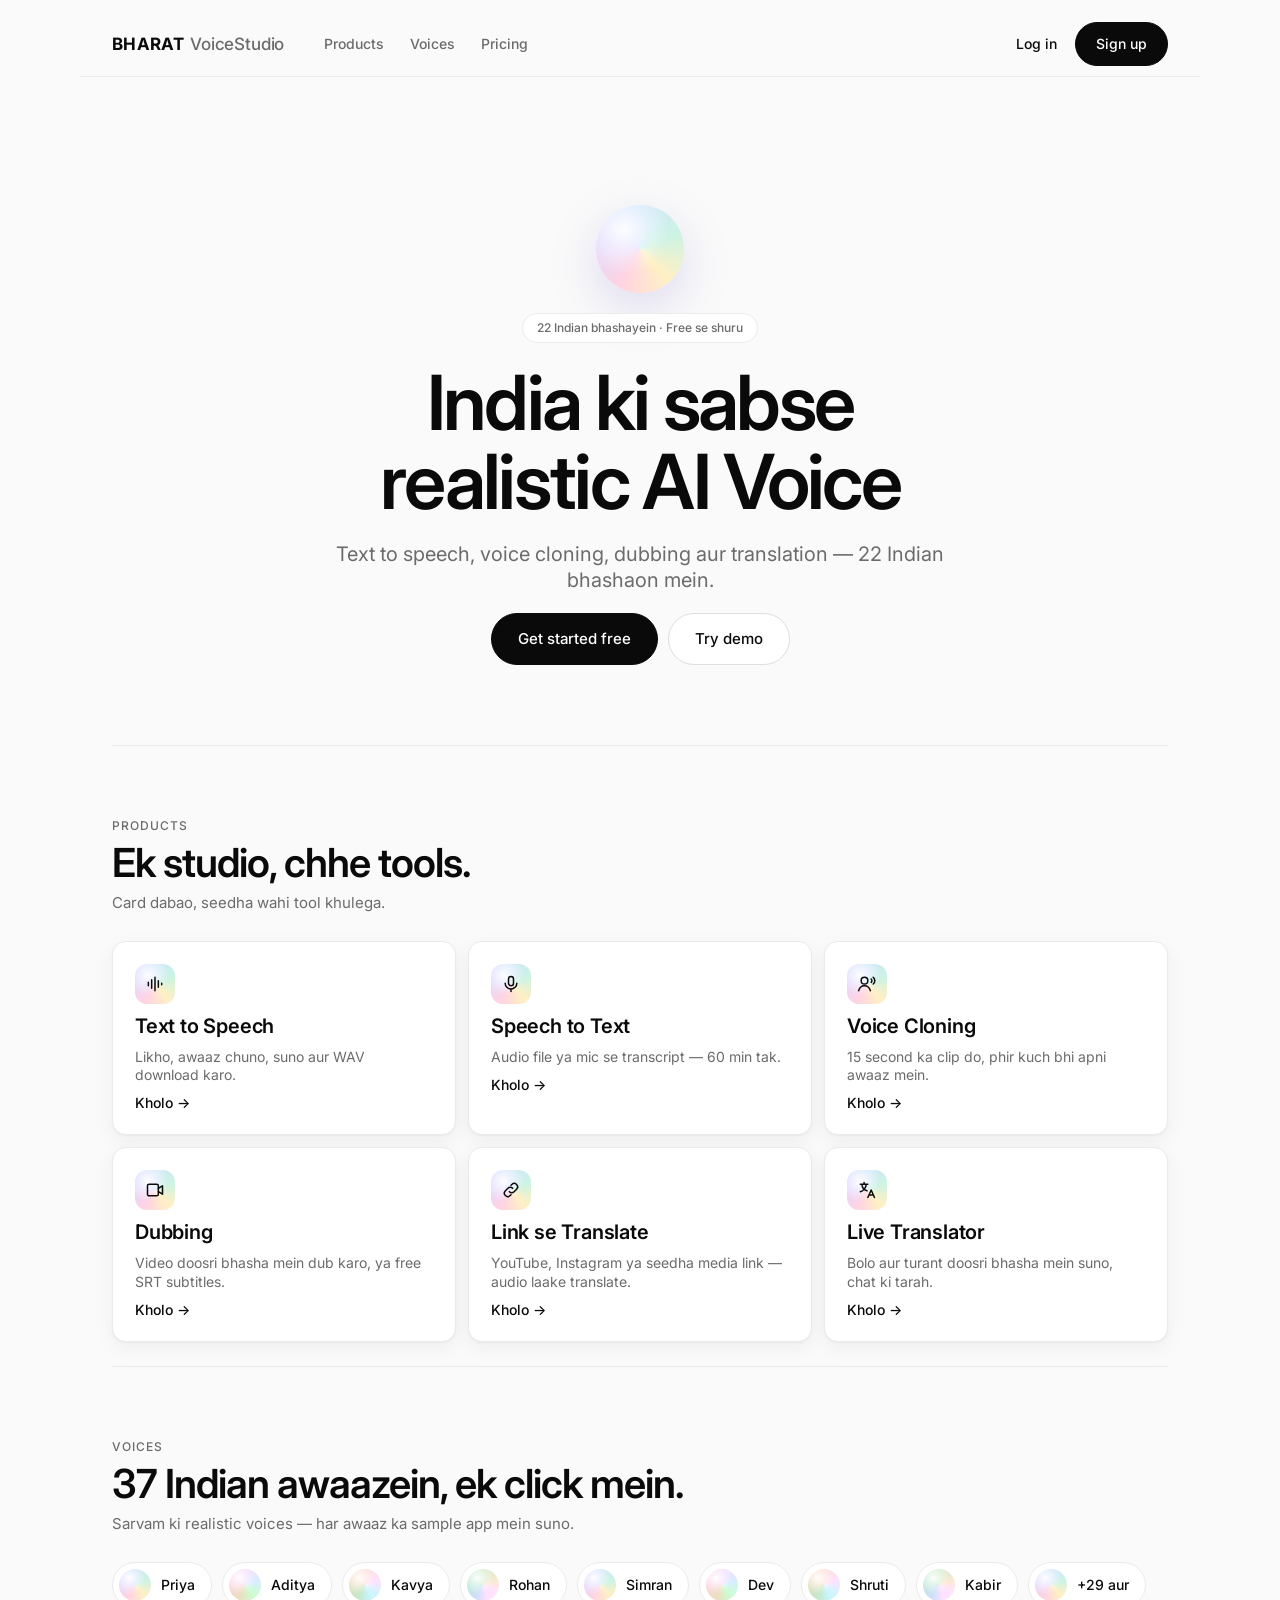
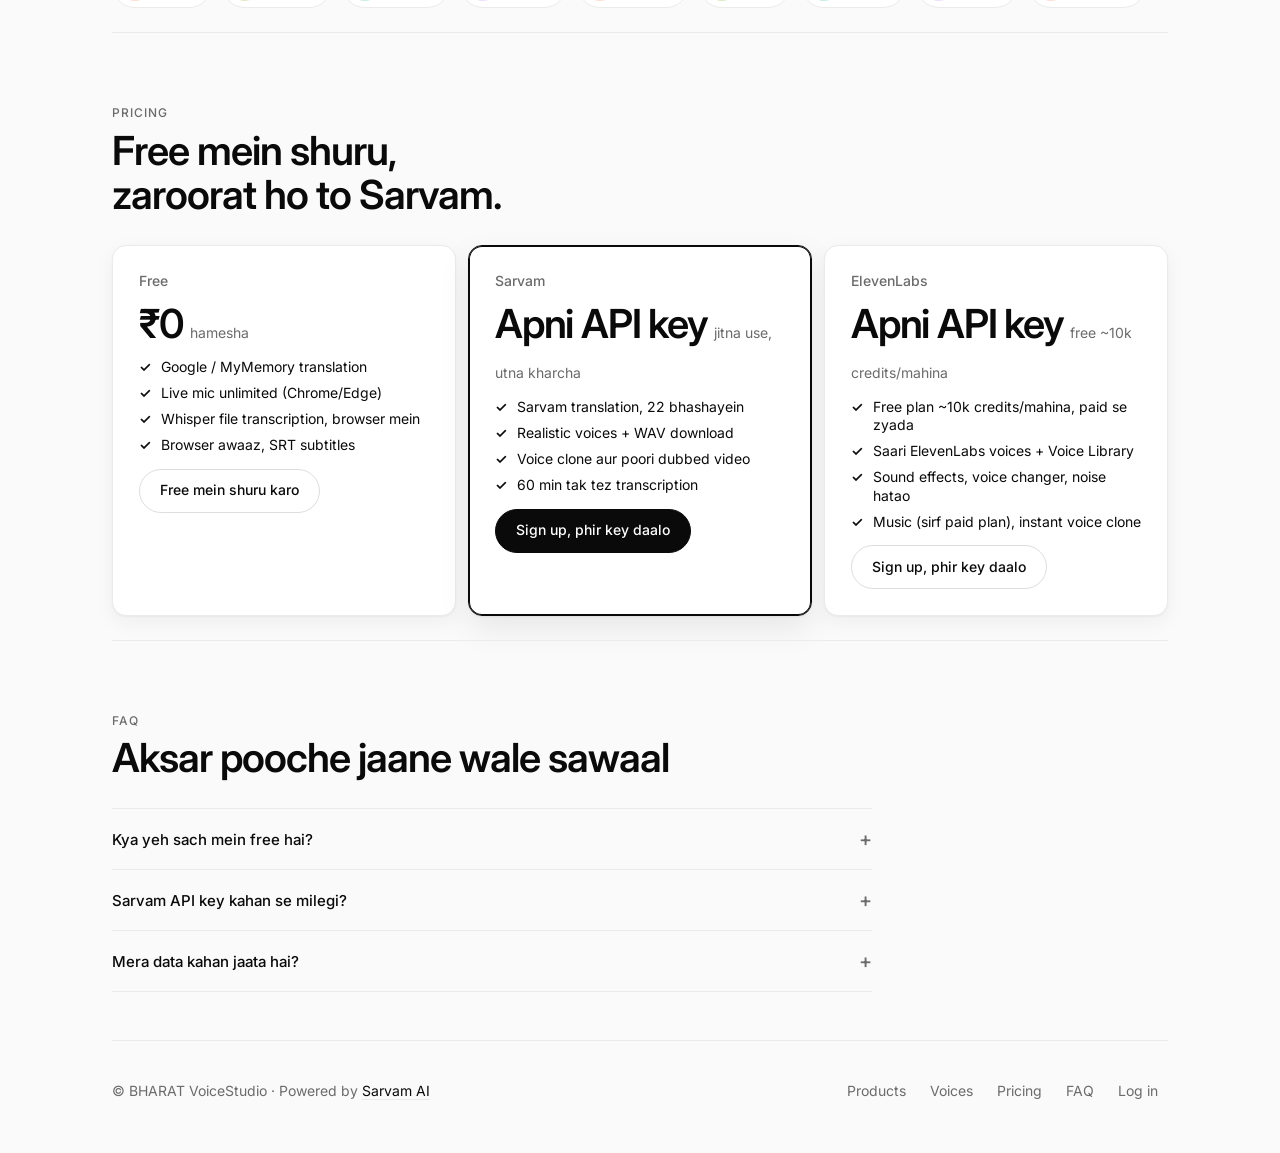
<file: index.html>
<!doctype html>
<html lang="hi">
  <head>
    <meta charset="utf-8" />
    <meta name="viewport" content="width=device-width, initial-scale=1" />
    <title>Bharat Voice Studio</title>
    <meta name="theme-color" content="#fafafa" />
    <link rel="preconnect" href="https://fonts.googleapis.com" />
    <link rel="preconnect" href="https://fonts.gstatic.com" crossorigin />
    <link
      rel="stylesheet"
      href="https://fonts.googleapis.com/css2?family=Inter:wght@400;500;600;700&family=Geist:wght@400;500;600&family=Geist+Mono:wght@400&display=swap"
    />
    <link rel="stylesheet" href="hark.css" />
    <link rel="stylesheet" href="hark-charts.css" />
    <link rel="stylesheet" href="hark-hero.css" />
    <style>
      .x-app { display: grid; gap: 16px; max-width: 640px; margin-inline: auto; width: 100%; }
      .x-panel { display: grid; gap: 12px; padding: 20px; border-radius: var(--r-m); background: var(--fill-tertiary); }
      .x-panel h2 { font: var(--type-heading); }
      .x-label { font: var(--type-label); color: var(--text-primary); display: grid; gap: 6px; }
      .x-help { font: var(--type-small); color: var(--text-secondary); }
      .x-input, .x-select, .x-text {
        width: 100%; min-height: 48px; padding: 10px 14px; border-radius: var(--r-s);
        border: 1px solid var(--stroke-primary); background: var(--fill-primary-on);
        color: var(--text-primary); font: var(--weight-regular) 16px/var(--lh) var(--sans);
      }
      .x-text { min-height: 96px; resize: vertical; }
      .x-input:focus-visible, .x-select:focus-visible, .x-text:focus-visible, .x-btn:focus-visible, .x-mic:focus-visible, .x-swap:focus-visible {
        outline: 2px solid var(--text-primary); outline-offset: 2px;
      }
      .x-row { display: flex; gap: 8px; align-items: stretch; }
      .x-row > .x-input { flex: 1; min-width: 0; }
      .x-langs { display: grid; grid-template-columns: 1fr auto 1fr; gap: 10px; align-items: end; }
      @media (max-width: 480px) { .x-langs { grid-template-columns: 1fr; } .x-swap { justify-self: center; } }
      .x-btn {
        display: inline-flex; align-items: center; justify-content: center; gap: 6px;
        min-height: 48px; padding: 10px 18px; border-radius: var(--r-s);
        border: 1px solid var(--stroke-primary); background: var(--fill-primary-on);
        color: var(--text-primary); font: var(--type-body-strong); cursor: pointer;
      }
      .x-btn:hover { box-shadow: inset 0 0 0 100px var(--hover-wash); }
      .x-btn--solid { background: var(--fill-primary); color: var(--text-primary-on); border-color: var(--fill-primary); }
      .x-btn:disabled { opacity: 0.45; cursor: not-allowed; }
      .x-swap {
        width: 48px; height: 48px; border-radius: var(--r-pill); border: 1px solid var(--stroke-primary);
        background: var(--fill-primary-on); color: var(--text-primary); font: var(--type-heading); cursor: pointer;
      }
      .x-micwrap { display: grid; justify-items: center; gap: 10px; padding: 8px 0; }
      .x-mic {
        width: 128px; height: 128px; border-radius: 50%; border: 0; cursor: pointer;
        background: var(--fill-primary); color: var(--text-primary-on);
        display: grid; place-items: center; align-content: center; gap: 4px;
        font: var(--type-label); box-shadow: var(--hark-shadow);
        transition: transform var(--dur-quick) var(--ease-out), background var(--dur-quick) ease;
      }
      .x-mic svg { width: 36px; height: 36px; }
      .x-mic:active { transform: scale(0.96); }
      .x-mic.is-rec { background: var(--fill-system-red); color: var(--fill-primary-on); animation: x-pulse 1.4s ease-in-out infinite; }
      @keyframes x-pulse { 50% { box-shadow: 0 0 0 14px var(--stroke-system-orange); } }
      @media (prefers-reduced-motion: reduce) { .x-mic.is-rec { animation: none; } }
      .x-timer { font: var(--weight-regular) var(--size-heading)/var(--lh) "Geist Mono", monospace; color: var(--text-primary); }
      .x-file { font: var(--type-small); color: var(--text-secondary); }
      .x-file::file-selector-button {
        min-height: 44px; margin-right: 10px; padding: 8px 14px; border-radius: var(--r-s);
        border: 1px solid var(--stroke-primary); background: var(--fill-primary-on); color: var(--text-primary);
        font: var(--type-label); cursor: pointer;
      }
      .x-status { display: flex; align-items: center; gap: 10px; font: var(--type-body-strong); }
      .x-status[hidden], .x-error[hidden], .x-panel[hidden] { display: none; }
      .x-spin { width: 20px; height: 20px; border-radius: 50%; border: 2.5px solid var(--stroke-primary); border-top-color: var(--text-primary); animation: x-rot 0.8s linear infinite; flex: none; }
      @keyframes x-rot { to { transform: rotate(360deg); } }
      .x-error { padding: 12px 14px; border-radius: var(--r-s); border: 1px solid var(--fill-system-red); border-left-width: 4px; color: var(--text-primary); font: var(--type-body-strong); background: var(--fill-primary-on); }
      .x-small-head { font: var(--type-tag); color: var(--text-secondary); text-transform: uppercase; letter-spacing: 0.04em; }
      .x-orig { font: var(--weight-regular) var(--size-prose)/var(--lh) var(--sans); white-space: pre-wrap; overflow-wrap: anywhere; }
      .x-trans { font: var(--type-title); white-space: pre-wrap; overflow-wrap: anywhere; }
      .x-divider { border: 0; border-top: 1px solid var(--stroke-primary); margin: 4px 0; }
      .x-actions { display: flex; flex-wrap: wrap; gap: 8px; }
      .x-actions .x-btn { flex: 1 1 120px; }
      .x-ok { font: var(--type-small); color: var(--fill-system-green); }
      .x-tip { font: var(--type-small); color: var(--text-secondary); padding: 10px 12px; border-radius: var(--r-s); border: 1px dashed var(--stroke-primary); }
      .x-est { display: grid; gap: 8px; padding: 14px; border-radius: var(--r-s); border: 1px solid var(--stroke-primary); background: var(--fill-primary-on); }
      .x-est__name { font: var(--type-label); overflow-wrap: anywhere; }
      .x-est__cost { font: var(--type-body-strong); }
      .x-bar { height: 10px; border-radius: var(--r-pill); border: 1px solid var(--stroke-primary); background: var(--fill-primary-on); overflow: hidden; }
      .x-bar > span { display: block; height: 100%; width: 0; background: var(--fill-primary); transition: width var(--dur-quick) var(--ease-out); }
      .x-progtext { font: var(--type-body-strong); font-variant-numeric: tabular-nums; }
      .x-segs { list-style: none; margin: 0; padding: 0; display: grid; max-height: 60vh; overflow-y: auto; border-top: 1px solid var(--stroke-secondary); }
      .x-segs li { display: grid; gap: 4px; padding: 12px 2px; border-bottom: 1px solid var(--stroke-secondary); }
      .x-seg__time { font: var(--weight-regular) var(--size-caption)/var(--lh) "Geist Mono", monospace; color: var(--text-secondary); }
      .x-seg__orig { font: var(--type-body); white-space: pre-wrap; overflow-wrap: anywhere; }
      .x-seg__trans { font: var(--type-body-strong); white-space: pre-wrap; overflow-wrap: anywhere; }
      .x-text--tall { min-height: 160px; }
      .x-est[hidden], .x-segs[hidden], .x-actions[hidden] { display: none; }
      .x-app [hidden] { display: none !important; }
      .x-tabs { display: grid; grid-template-columns: repeat(4, 1fr); gap: 4px; padding: 4px; border-radius: var(--r-m); background: var(--fill-tertiary); }
      @media (max-width: 440px) { .x-tabs { grid-template-columns: 1fr 1fr; } }
      .x-tab { min-height: 48px; padding: 6px 4px; border: 0; border-radius: var(--r-s); background: transparent; color: var(--text-secondary); font: var(--type-label); cursor: pointer; }
      .x-tab[aria-selected="true"] { background: var(--fill-primary-on); color: var(--text-primary); box-shadow: 0 0 0 1px var(--stroke-primary); }
      .x-tab:focus-visible, .x-voice__pick:focus-visible, .x-voice__play:focus-visible, .x-range:focus-visible, .x-opt input:focus-visible, .x-check input:focus-visible { outline: 2px solid var(--text-primary); outline-offset: 2px; }
      .x-tabpanel { display: grid; gap: 16px; }
      .x-voices { display: grid; grid-template-columns: repeat(auto-fill, minmax(140px, 1fr)); gap: 8px; max-height: 440px; overflow-y: auto; padding: 2px; }
      .x-voice { display: grid; gap: 6px; padding: 8px; border-radius: var(--r-s); border: 1px solid var(--stroke-primary); background: var(--fill-primary-on); }
      .x-voice.is-on { border-color: var(--text-primary); box-shadow: inset 0 0 0 1px var(--text-primary); }
      .x-voice__pick { display: flex; align-items: center; gap: 8px; min-height: 44px; padding: 0 4px; border: 0; background: none; color: var(--text-primary); font: var(--type-body-strong); text-align: left; cursor: pointer; }
      .x-voice__av { width: 28px; height: 28px; flex: none; border-radius: 50%; display: grid; place-items: center; background: var(--fill-tertiary); font: var(--type-tag); }
      .x-voice.is-on .x-voice__av { background: var(--fill-primary); color: var(--text-primary-on); }
      .x-voice__play { min-height: 44px; border-radius: var(--r-pill); border: 1px solid var(--stroke-primary); background: var(--fill-tertiary); color: var(--text-primary); font: var(--type-label); cursor: pointer; }
      .x-voice__play:disabled { opacity: 0.5; cursor: wait; }
      .x-range { width: 100%; min-height: 44px; accent-color: var(--fill-primary); }
      .x-rangehead { display: flex; justify-content: space-between; gap: 8px; }
      .x-rangeval { font: var(--weight-regular) var(--size-caption)/var(--lh) "Geist Mono", monospace; color: var(--text-secondary); }
      .x-ends { display: flex; justify-content: space-between; font: var(--type-caption); color: var(--text-secondary); }
      .x-grid2 { display: grid; grid-template-columns: 1fr 1fr; gap: 12px; }
      @media (max-width: 480px) { .x-grid2 { grid-template-columns: 1fr; } }
      .x-check, .x-opt { display: flex; align-items: flex-start; gap: 12px; min-height: 48px; padding: 12px 14px; border-radius: var(--r-s); border: 1px solid var(--stroke-primary); background: var(--fill-primary-on); font: var(--type-body); cursor: pointer; }
      .x-check input, .x-opt input { width: 22px; height: 22px; flex: none; margin: 0; accent-color: var(--fill-primary); }
      .x-opt.is-off { opacity: 0.5; cursor: not-allowed; }
      .x-opt__body { display: grid; gap: 6px; flex: 1; min-width: 0; }
      .x-audio { width: 100%; min-height: 48px; }
      .x-video { width: 100%; max-height: 60vh; border-radius: var(--r-s); background: var(--fill-primary); }
      .x-step { font: var(--type-heading); }
      .x-list { list-style: none; margin: 0; padding: 0; display: grid; border-top: 1px solid var(--stroke-secondary); }
      .x-list > li { display: grid; gap: 8px; padding: 12px 2px; border-bottom: 1px solid var(--stroke-secondary); }
      .x-list .x-actions .x-btn { flex: 1 1 100px; min-height: 44px; padding: 8px 12px; }
      .x-dubsegs { max-height: 70vh; overflow-y: auto; }
      .x-dubsegs .x-text { min-height: 72px; }
      .x-seg__flag { font: var(--type-small); color: var(--fill-system-red); }
      /* Free mode: data-free shows only in Free, data-both in both, all else in a tab only in Sarvam */
      .x-app.is-free .x-tabpanel > :not([data-free]):not([data-both]):not([data-el]), .x-app:not(.is-free) [data-free] { display: none !important; }
      .x-scroll { max-height: 60vh; overflow-y: auto; }
      /* Link se Translate */
      .x-lklog { list-style: none; margin: 0; padding: 10px 12px; display: grid; gap: 4px; max-height: 220px; overflow-y: auto; border-radius: var(--r-s); border: 1px solid var(--stroke-secondary); background: var(--fill-primary-on); font: var(--type-small); color: var(--text-secondary); overflow-wrap: anywhere; }
      .x-lklog li.is-ok { color: var(--text-primary); }
      .x-lklog li.is-run { color: var(--text-primary); font-weight: var(--weight-medium); }
      .x-lkinfo { display: flex; gap: 12px; align-items: center; min-width: 0; }
      .x-lkinfo > span { display: block; flex: none; }
      .x-lkinfo img { display: block; width: 112px; aspect-ratio: 16 / 9; object-fit: cover; border-radius: var(--r-s); flex: none; background: var(--fill-primary-on); }
      .x-lkinfo > div { display: grid; gap: 4px; min-width: 0; }
      .x-lkbox { display: grid; gap: 12px; }
      .x-lkfail ol { margin: 0; padding-left: 20px; display: grid; gap: 6px; font: var(--type-body); }
      .x-lklog, #lkErr, #lkFail, #lkRetryRow { scroll-margin-top: 96px; }
      .x-btn { touch-action: manipulation; }
      /* Old Android WebViews (v83) zoom the whole page out when anything is wider than the screen,
         which shrinks everything and makes taps land off target. Keep form controls inside their box. */
      html { overflow-x: hidden; }
      .x-file, .x-input, .x-select, .x-text { max-width: 100%; min-width: 0; }
      #lkSubBox, #lkAudioBox { scroll-margin-top: 96px; scroll-margin-bottom: 96px; overflow-anchor: none; }
      @media (max-width: 400px) { .x-lkinfo img { width: 88px; } }

      /* ===== Aurora Glass Studio layer ===== */
      :root { color-scheme: dark; --x-a1: var(--chart-1); --x-a2: var(--chart-4); --x-a3: var(--chart-6);
        --x-grad: linear-gradient(110deg, var(--x-a1), var(--x-a2) 50%, var(--x-a3));
        --x-bar-h: 68px; }
      body { min-height: 100vh; }

      /* header */
      .x-top { display: flex; flex-wrap: wrap; align-items: center; justify-content: space-between; gap: 12px; padding: 16px 0 4px; }
      .x-top__title { font: var(--type-display); letter-spacing: -0.02em; margin: 0; color: var(--text-primary); }
      .x-top__title::after { content: ""; display: block; width: 72px; height: 4px; margin-top: 8px; border-radius: var(--r-pill); background: var(--x-grad) var(--x-a2); }
      .x-top__sub { font: var(--type-small); color: var(--text-secondary); margin: 4px 0 0; }
      .x-engine { display: inline-flex; align-items: center; gap: 8px; min-height: var(--tap); padding: 0 16px; border-radius: var(--r-pill);
        border: 1px solid var(--stroke-primary); background: var(--mat-thin); -webkit-backdrop-filter: var(--hark-blur); backdrop-filter: var(--hark-blur);
        color: var(--text-primary); font: var(--type-label); cursor: pointer; }
      .x-engine::before { content: ""; width: 8px; height: 8px; border-radius: 50%; background: var(--fill-system-green); }
      .x-engine.is-free::before { background: var(--text-secondary); }
      .x-engine:focus-visible, .x-chip:focus-visible, .x-tab:focus-visible { outline: 2px solid var(--text-primary); outline-offset: 2px; }

      /* layout: bottom bar on phones, sidebar on desktop */
      #app.section { padding-top: 8px; }
      .x-app { max-width: none; grid-template-columns: minmax(0, 1fr); align-items: start; }
      .x-panes { display: grid; gap: 16px; min-width: 0; max-width: 720px; width: 100%; margin-inline: auto; }
      .x-tabs { position: fixed; z-index: 60; left: 0; right: 0; bottom: 0; display: grid; grid-template-columns: repeat(6, minmax(0, 1fr));
        gap: 2px; padding: 6px 4px calc(6px + env(safe-area-inset-bottom)); border-radius: var(--r-l) var(--r-l) 0 0;
        background: var(--mat-regular); -webkit-backdrop-filter: var(--hark-blur); backdrop-filter: var(--hark-blur);
        border: 1px solid var(--stroke-primary); border-bottom: 0; box-shadow: var(--hark-shadow); }
      @media (max-width: 440px) { .x-tabs { grid-template-columns: repeat(6, minmax(0, 1fr)); } }
      .x-tab { display: grid; justify-items: center; align-content: center; gap: 2px; min-height: 56px; padding: 4px 0; min-width: 0;
        border-radius: var(--r-s); background: transparent; color: var(--text-secondary); font: var(--type-tag); white-space: nowrap; overflow: hidden; text-overflow: ellipsis; }
      .x-tab svg { width: 22px; height: 22px; padding: 3px 10px; box-sizing: content-box; border-radius: var(--r-pill); transition: background var(--dur-quick) ease; }
      .x-tab[aria-selected="true"] { background: transparent; box-shadow: none; color: var(--text-primary); }
      .x-tab[aria-selected="true"] svg { background: color-mix(in srgb, var(--x-a2) 32%, transparent); }
      .page { padding-bottom: calc(var(--x-bar-h) + 32px + env(safe-area-inset-bottom)); }
      @media (min-width: 900px) {
        .x-app { grid-template-columns: 200px minmax(0, 1fr); gap: 28px; }
        .x-tabs { position: sticky; top: 20px; left: auto; right: auto; bottom: auto; display: flex; flex-direction: column; gap: 4px;
          padding: 10px; border-radius: var(--r-l); border-bottom: 1px solid var(--stroke-primary); }
        .x-tab { display: flex; justify-content: flex-start; gap: 10px; min-height: 48px; padding: 4px 8px; font: var(--type-label); }
        .x-tab svg { padding: 3px 6px; }
        .x-tab[aria-selected="true"] { background: color-mix(in srgb, var(--text-primary) 10%, var(--fill-primary-on)); }
        .x-tab:hover { background: color-mix(in srgb, var(--text-primary) 6%, var(--fill-primary-on)); }
        .page { padding-bottom: 40px; }
      }

      /* glass panels and controls */
      .x-panel { border-radius: var(--r-l); background: var(--mat-thin); border: 1px solid var(--stroke-primary);
        -webkit-backdrop-filter: var(--hark-blur); backdrop-filter: var(--hark-blur); }
      .x-panel h2 { margin: 0; }
      .x-pane-head h2 { font: var(--type-title); margin: 0; }
      .x-pane-head p { font: var(--type-small); color: var(--text-secondary); margin: 4px 0 0; }
      .x-input, .x-select, .x-text, .x-est, .x-check, .x-opt, .x-voice, .x-lklog, .x-btn, .x-swap, .x-bar { background: color-mix(in srgb, var(--fill-primary-on) 60%, transparent); }
      .x-btn { border-radius: var(--r-pill); }
      .x-btn--solid { background: var(--x-grad) var(--x-a2); background-color: var(--x-a2); color: var(--chart-on-colour); border-color: transparent; }
      .x-bar > span { background: var(--x-grad); }
      .x-tip { border-radius: var(--r-m); }
      .x-error { border-radius: var(--r-m); }
      .x-opt:has(input:checked) { border-color: var(--text-primary); box-shadow: inset 0 0 0 1px var(--text-primary); }

      /* language chips */
      .x-chips { display: flex; gap: 8px; overflow-x: auto; padding: 2px 2px 6px; scrollbar-width: thin; }
      .x-chip { flex: none; min-height: var(--tap); padding: 0 14px; border-radius: var(--r-pill); border: 1px solid var(--stroke-primary);
        background: color-mix(in srgb, var(--fill-primary-on) 50%, transparent); color: var(--text-primary); font: var(--type-body-strong); cursor: pointer; }
      .x-chip small { font: var(--type-caption); color: var(--text-secondary); margin-left: 4px; }
      .x-chip[aria-pressed="true"] { background: var(--x-grad) var(--x-a2); background-color: var(--x-a2); color: var(--chart-on-colour); border-color: transparent; }
      .x-chip[aria-pressed="true"] small { color: var(--chart-on-colour); }

      /* mic orb */
      .x-mic { width: 136px; height: 136px; background: radial-gradient(circle at 30% 25%, var(--x-a1), var(--x-a2) 55%, var(--x-a3));
        color: var(--chart-on-colour); box-shadow: 0 0 0 10px color-mix(in srgb, var(--x-a2) 14%, transparent), 0 10px 60px color-mix(in srgb, var(--x-a2) 45%, transparent); }
      .x-mic.is-rec { background: var(--fill-system-red); color: var(--chart-on-colour); animation: x-orb 1.4s ease-in-out infinite; }
      @keyframes x-orb { 50% { box-shadow: 0 0 0 22px color-mix(in srgb, var(--fill-system-red) 18%, transparent), 0 10px 60px color-mix(in srgb, var(--fill-system-red) 40%, transparent); } }

      /* chat-style results */
      .x-chat { display: grid; gap: 10px; }
      .x-bubble { display: grid; gap: 6px; max-width: 88%; padding: 12px 16px; border-radius: var(--r-l); border: 1px solid var(--stroke-primary); }
      .x-bubble--in { justify-self: start; border-bottom-left-radius: 6px; background: color-mix(in srgb, var(--fill-primary-on) 55%, transparent); }
      .x-bubble--out { justify-self: end; border-bottom-right-radius: 6px; background: color-mix(in srgb, var(--x-a2) 20%, transparent); }
      .x-bubble .x-trans { font: var(--type-heading); }
      .x-segs li { border-radius: var(--r-m); }
      .x-seg__trans { padding: 8px 12px; border-radius: var(--r-m); background: color-mix(in srgb, var(--x-a2) 16%, transparent); justify-self: end; max-width: 92%; }

      /* step pills */
      .x-pills { list-style: none; margin: 0; padding: 0; display: flex; flex-wrap: wrap; gap: 6px; }
      .x-pills li { display: inline-flex; align-items: center; gap: 6px; padding: 6px 12px; border-radius: var(--r-pill); border: 1px solid var(--stroke-primary); font: var(--type-tag); color: var(--text-secondary); }
      .x-pills li::before { content: ""; width: 7px; height: 7px; border-radius: 50%; box-shadow: inset 0 0 0 1.5px currentColor; }
      .x-pills li.is-now { color: var(--text-primary); border-color: var(--text-primary); }
      .x-pills li.is-now::before { background: var(--fill-system-orange); box-shadow: none; }
      .x-pills li.is-done { color: var(--text-primary); }
      .x-pills li.is-done::before { background: var(--fill-system-green); box-shadow: none; }

      /* voice cards */
      .x-voices { grid-template-columns: repeat(auto-fill, minmax(132px, 1fr)); gap: 10px; }
      .x-voice { border-radius: var(--r-m); padding: 10px; transition: border-color var(--dur-quick) ease; }
      .x-voice.is-on { border-color: transparent; box-shadow: inset 0 0 0 1.5px var(--x-a2), 0 6px 24px color-mix(in srgb, var(--x-a2) 25%, transparent); }
      .x-voice__av { width: 32px; height: 32px; background: color-mix(in srgb, var(--x-a1) 30%, transparent); }
      .x-voice.is-on .x-voice__av { background: var(--x-grad) var(--x-a2); background-color: var(--x-a2); color: var(--chart-on-colour); }

      /* glass comparison table */
      .x-cmp .table-wrap { border-radius: var(--r-m); }
      .x-cmp td:last-child { color: var(--text-primary); font-weight: var(--weight-medium); }
      .x-tips { margin: 0; padding-left: 18px; display: grid; gap: 6px; font: var(--type-small); color: var(--text-secondary); }

      /* toasts */
      .x-toasts { position: fixed; z-index: 80; left: 50%; transform: translateX(-50%); top: calc(72px + env(safe-area-inset-top)); bottom: auto;
        display: grid; gap: 8px; width: min(92vw, 420px); pointer-events: none; }
      .x-toast { display: flex; align-items: center; gap: 10px; padding: 12px 16px; border-radius: var(--r-m); pointer-events: auto;
        background: var(--mat-agent); -webkit-backdrop-filter: var(--hark-blur); backdrop-filter: var(--hark-blur);
        border: 1px solid var(--stroke-primary); box-shadow: var(--hark-shadow); color: var(--text-primary); font: var(--type-body-strong);
        animation: x-toast-in var(--dur-quick) var(--ease-out); }
      .x-toast::before { content: ""; flex: none; width: 8px; height: 8px; border-radius: 50%; background: var(--fill-system-green); }
      .x-toast.is-err::before { background: var(--fill-system-red); }
      @keyframes x-toast-in { from { opacity: 0; transform: translateY(-8px); } }
      @media (min-width: 900px) { .x-toasts { left: auto; right: 24px; top: calc(72px + env(safe-area-inset-top)); bottom: auto; transform: none; } }
      .x-auth__gstep { display: grid; gap: 10px; padding: 14px; border-radius: var(--r-s); border: 1px solid var(--stroke-primary); background: var(--fill-tertiary); }
      .x-auth__gstep[hidden] { display: none; }
      .x-auth__gstep .x-auth__gbtns { display: flex; gap: 8px; }
      .x-auth__gstep .x-auth__gbtns > * { flex: 1; min-height: var(--tap); }

      .x-foot { padding-top: 8px; }
      @media (prefers-reduced-motion: reduce) {
        .x-mic.is-rec, .x-spin, .x-toast { animation: none !important; }
        .x-bar > span, .x-tab svg, .x-mic, .x-voice { transition: none !important; }
        html { scroll-behavior: auto; }
      }
    </style>
    <style id="x-light">
      /* ===== Light studio theme: overrides the Aurora layer through tokens ===== */
      :root, :root[data-theme="light"], :root[data-theme="dark"] {
        color-scheme: light;
        --text-primary: #0a0a0a; --text-secondary: #6b6b6b; --text-primary-on: #ffffff;
        --fill-primary: #0a0a0a; --fill-primary-on: #fafafa; --fill-tertiary: #f4f4f4;
        --stroke-primary: #ebebeb; --stroke-secondary: #f1f1f1; --hover-wash: #0a0a0a0a;
        --mat-regular: #ffffff; --mat-thin: #ffffff; --mat-agent: #ffffff; --hark-blur: none;
        --x-shadow: 0 1px 2px rgb(0 0 0 / 0.04), 0 6px 20px rgb(0 0 0 / 0.05);
        --hark-shadow: 0 1px 2px rgb(0 0 0 / 0.05), 0 12px 32px rgb(0 0 0 / 0.08);
        --sans: "Inter", system-ui, -apple-system, BlinkMacSystemFont, "Segoe UI", Roboto, sans-serif;
        --r-s: 10px; --r-m: 14px; --r-l: 14px;
        --x-surface: #ffffff; --x-line-strong: #dedede;
        --x-orb: radial-gradient(circle at 32% 28%, rgb(255 255 255 / 0.95), rgb(255 255 255 / 0) 52%),
          conic-gradient(from 210deg, #ffd3e2, #e0d7ff, #cfe4ff, #ccf3e4, #fff0c4, #ffd3e2);
        --x-a1: #cfe4ff; --x-a2: #e0d7ff; --x-a3: #ffd3e2; --x-grad: var(--x-orb);
        --chart-on-colour: #0a0a0a;
      }
      body { background: var(--fill-primary-on); color: var(--text-primary); font-family: var(--sans); -webkit-font-smoothing: antialiased; }
      .x-top__title::after { display: none; }

      /* surfaces: white cards, hairline, soft shadow, no blur */
      .x-panel { background: var(--x-surface); border: 1px solid var(--stroke-primary); border-radius: var(--r-m);
        box-shadow: var(--x-shadow); -webkit-backdrop-filter: none; backdrop-filter: none; }
      .x-input, .x-select, .x-text, .x-est, .x-check, .x-opt, .x-voice, .x-lklog, .x-swap, .x-bar { background: var(--x-surface); }
      .x-input, .x-select, .x-text { border-color: var(--x-line-strong); }
      .x-input:focus, .x-select:focus, .x-text:focus { border-color: #0a0a0a; outline: none; box-shadow: 0 0 0 3px rgb(10 10 10 / 0.08); }

      /* buttons: black pill primary, white bordered secondary */
      .x-btn { border-radius: var(--r-pill); background: var(--x-surface); border: 1px solid var(--x-line-strong); color: var(--text-primary); font-weight: var(--weight-medium); }
      .x-btn:hover { background: #f5f5f5; box-shadow: none; }
      .x-btn--solid { background: #0a0a0a; background-image: none; color: #fff; border-color: #0a0a0a; }
      .x-btn--solid:hover { background: #262626; }
      .x-engine { background: var(--x-surface); border-color: var(--x-line-strong); -webkit-backdrop-filter: none; backdrop-filter: none; }
      .x-chip { background: var(--x-surface); border-color: var(--x-line-strong); }
      .x-chip[aria-pressed="true"] { background: #0a0a0a; background-image: none; color: #fff; border-color: #0a0a0a; }
      .x-chip[aria-pressed="true"] small { color: #d4d4d4; }
      .x-bar > span { background: #0a0a0a; }
      .x-opt:has(input:checked), .x-voice.is-on { border-color: #0a0a0a; box-shadow: inset 0 0 0 1px #0a0a0a; }

      /* tabs: white bar / sidebar */
      .x-tabs { background: var(--x-surface); -webkit-backdrop-filter: none; backdrop-filter: none; border-color: var(--stroke-primary); box-shadow: 0 -4px 20px rgb(0 0 0 / 0.05); }
      .x-tab[aria-selected="true"] svg { background: #f0f0f0; }
      @media (min-width: 900px) {
        .x-tabs { box-shadow: none; top: 84px; }
        .x-tab[aria-selected="true"] { background: #f2f2f2; }
        .x-tab[aria-selected="true"] svg { background: transparent; }
        .x-tab:hover { background: #f7f7f7; }
      }

      /* orbs: mic and voice avatars */
      .x-mic { background: var(--x-orb); color: #0a0a0a; box-shadow: 0 0 0 8px #f3f0ff, 0 14px 40px rgb(120 110 200 / 0.18); }
      .x-mic.is-rec { background: var(--fill-system-red); color: #fff; }
      .x-voice__av, .x-voice.is-on .x-voice__av { background: var(--x-orb); color: #0a0a0a; box-shadow: inset 0 0 0 1px rgb(0 0 0 / 0.04); }
      .x-voice:nth-child(4n+2) .x-voice__av { filter: hue-rotate(70deg); }
      .x-voice:nth-child(4n+3) .x-voice__av { filter: hue-rotate(150deg); }
      .x-voice:nth-child(4n) .x-voice__av { filter: hue-rotate(250deg); }

      /* chat and segments */
      .x-bubble--in { background: var(--x-surface); }
      .x-bubble--out { background: #f3f3f3; border-color: #f3f3f3; }
      .x-seg__trans { background: #f3f3f3; }

      /* toasts: dark, compact */
      .x-toast { background: #0a0a0a; color: #fff; border-color: #0a0a0a; -webkit-backdrop-filter: none; backdrop-filter: none; opacity: 1; }
      .x-toasts { z-index: 90; }

      /* ===== Views ===== */
      .x-view[hidden], .x-foot[hidden] { display: none !important; }
      .x-view { display: grid; gap: 16px; min-width: 0; }
      .page:not(.is-app) { padding-bottom: 40px; }
      .x-pill { display: inline-flex; align-items: center; justify-content: center; gap: 8px; min-height: var(--tap); padding: 0 20px;
        border-radius: var(--r-pill); border: 1px solid var(--x-line-strong); background: var(--x-surface); color: var(--text-primary);
        font: var(--type-label); text-decoration: none; cursor: pointer; white-space: nowrap; }
      .x-pill:hover { background: #f5f5f5; }
      .x-pill--dark { background: #0a0a0a; border-color: #0a0a0a; color: #fff; }
      .x-pill--dark:hover { background: #262626; }
      .x-pill--lg { min-height: 52px; padding: 0 26px; font: var(--type-body-strong); }
      .x-textbtn { min-height: var(--tap); padding: 0 12px; border: 0; background: none; color: var(--text-primary); font: var(--type-label); cursor: pointer; border-radius: var(--r-pill); }
      .x-textbtn:hover { background: #f2f2f2; }
      .x-word { display: inline-flex; align-items: center; gap: 6px; min-height: var(--tap); min-width: var(--tap); border: 0; background: none; padding: 0; cursor: pointer; color: var(--text-primary);
        font: 700 17px/1 var(--sans); letter-spacing: 0.02em; }
      .x-word span { font-weight: var(--weight-medium); letter-spacing: -0.01em; color: var(--text-secondary); }

      /* landing nav */
      .x-lnav { position: sticky; top: 0; z-index: 50; display: flex; align-items: center; gap: 12px; margin-inline: calc(var(--gutter) * -1);
        padding: 10px var(--gutter); background: rgb(250 250 250); border-bottom: 1px solid var(--stroke-primary); }
      .x-lnav__links { display: flex; gap: 2px; margin-left: 16px; }
      .x-lnav__links a { display: inline-flex; align-items: center; min-height: var(--tap); padding: 0 12px; border-radius: var(--r-pill); color: var(--text-secondary); font: var(--type-label); text-decoration: none; }
      .x-lnav__links a:hover { color: var(--text-primary); background: #f2f2f2; }
      .x-lnav__end { margin-left: auto; display: flex; align-items: center; gap: 6px; }
      @media (max-width: 720px) { .x-lnav__links { display: none; } }
      @media (max-width: 380px) { .x-word span { display: none; } }

      /* hero */
      .x-lhero { display: grid; justify-items: center; text-align: center; gap: 20px; padding: clamp(48px, 9vw, 112px) 0 clamp(32px, 6vw, 64px); }
      .x-lhero__orb { width: 88px; height: 88px; border-radius: 50%; background: var(--x-orb); box-shadow: 0 16px 48px rgb(120 110 200 / 0.22); }
      .x-lhero__tag { display: inline-flex; align-items: center; gap: 8px; padding: 6px 14px; border-radius: var(--r-pill); border: 1px solid var(--stroke-primary); background: var(--x-surface); font: var(--type-tag); color: var(--text-secondary); }
      .x-lhero h1 { margin: 0; max-width: 14ch; font: 600 clamp(40px, 7.5vw, 76px)/1.04 var(--sans); letter-spacing: -0.035em; color: var(--text-primary); }
      .x-lhero p.x-lhero__sub { margin: 0; max-width: 52ch; font: var(--type-lede); font-weight: var(--weight-regular); color: var(--text-secondary); }
      .x-lhero__cta { display: flex; flex-wrap: wrap; justify-content: center; gap: 10px; }

      /* landing sections */
      .x-lsec { padding-block: clamp(40px, 6vw, 72px) 8px; border-top: 1px solid var(--stroke-primary); scroll-margin-top: 72px; display: grid; gap: 28px; }
      .x-lsec__head { display: grid; gap: 8px; max-width: 640px; }
      .x-lsec__head p.x-eyebrow { margin: 0; font: var(--type-tag); text-transform: uppercase; letter-spacing: 0.08em; color: var(--text-secondary); }
      .x-lsec__head h2 { margin: 0; font: 600 clamp(28px, 4vw, 40px)/1.1 var(--sans); letter-spacing: -0.025em; }
      .x-lsec__head p { margin: 0; font: var(--type-body); color: var(--text-secondary); }

      .x-feats { display: grid; grid-template-columns: repeat(auto-fill, minmax(min(100%, 280px), 1fr)); gap: 12px; }
      .x-feat { display: grid; align-content: start; gap: 10px; min-height: 168px; padding: 22px; text-align: left; cursor: pointer;
        border-radius: var(--r-m); border: 1px solid var(--stroke-primary); background: var(--x-surface); box-shadow: var(--x-shadow); color: var(--text-primary);
        transition: transform var(--dur-quick) var(--ease-out), box-shadow var(--dur-quick) ease; font: inherit; }
      .x-feat:hover { transform: translateY(-2px); box-shadow: var(--hark-shadow); }
      .x-feat__ic { width: 40px; height: 40px; border-radius: 12px; display: grid; place-items: center; background: var(--x-orb); }
      .x-feat__ic svg { width: 20px; height: 20px; }
      .x-feat h3 { margin: 0; font: var(--weight-bold) var(--size-heading)/1.2 var(--sans); letter-spacing: -0.01em; }
      .x-feat p { margin: 0; font: var(--type-small); color: var(--text-secondary); }
      .x-feat__go { margin-top: auto; font: var(--type-label); }

      .x-vstrip { display: flex; flex-wrap: wrap; gap: 10px; }
      .x-vstrip li { display: inline-flex; align-items: center; gap: 10px; padding: 6px 16px 6px 6px; border-radius: var(--r-pill); border: 1px solid var(--stroke-primary); background: var(--x-surface); font: var(--type-label); }
      .x-vstrip li::before { content: ""; width: 32px; height: 32px; border-radius: 50%; background: var(--x-orb); }
      .x-vstrip li:nth-child(4n+2)::before { filter: hue-rotate(70deg); }
      .x-vstrip li:nth-child(4n+3)::before { filter: hue-rotate(150deg); }
      .x-vstrip li:nth-child(4n)::before { filter: hue-rotate(250deg); }
      .x-vstrip small { color: var(--text-secondary); font: var(--type-caption); }
      ul.x-vstrip { list-style: none; margin: 0; padding: 0; }

      .x-prices { display: grid; grid-template-columns: repeat(auto-fit, minmax(min(100%, 300px), 1fr)); gap: 12px; }
      .x-price { display: grid; align-content: start; gap: 14px; padding: 26px; border-radius: var(--r-m); border: 1px solid var(--stroke-primary); background: var(--x-surface); box-shadow: var(--x-shadow); }
      .x-price--pro { border-color: #0a0a0a; box-shadow: inset 0 0 0 1px #0a0a0a, var(--hark-shadow); }
      .x-price h3 { margin: 0; font: var(--type-label); color: var(--text-secondary); }
      .x-price__amt { margin: 0; font: 600 clamp(32px, 4vw, 40px)/1 var(--sans); letter-spacing: -0.03em; }
      .x-price__amt small { font: var(--type-small); color: var(--text-secondary); letter-spacing: 0; margin-left: 6px; }
      .x-price ul { margin: 0; padding: 0; list-style: none; display: grid; gap: 8px; font: var(--type-small); }
      .x-price li { display: flex; gap: 10px; }
      .x-price li::before { content: "✓"; color: var(--text-primary); font-weight: var(--weight-bold); }
      .x-price .x-pill { justify-self: start; }

      .x-faq { display: grid; border-top: 1px solid var(--stroke-primary); max-width: 760px; }
      .x-faq details { border-bottom: 1px solid var(--stroke-primary); }
      .x-faq summary { display: flex; justify-content: space-between; align-items: center; gap: 16px; min-height: 60px; cursor: pointer; list-style: none; font: var(--type-body-strong); }
      .x-faq summary::-webkit-details-marker { display: none; }
      .x-faq summary::after { content: "+"; font: var(--type-heading); color: var(--text-secondary); transition: transform var(--dur-quick) var(--ease-out); }
      .x-faq details[open] summary::after { transform: rotate(45deg); }
      .x-faq details p { margin: 0 0 18px; font: var(--type-body); color: var(--text-secondary); max-width: 64ch; }

      .x-lfoot { display: flex; flex-wrap: wrap; justify-content: space-between; align-items: center; gap: 16px; padding-top: 28px; margin-top: 24px; border-top: 1px solid var(--stroke-primary); font: var(--type-small); color: var(--text-secondary); }
      .x-lfoot nav { display: flex; flex-wrap: wrap; gap: 4px; }
      .x-lfoot nav a, .x-lfoot nav button { display: inline-flex; align-items: center; min-height: var(--tap); padding: 0 10px; color: var(--text-secondary); font: var(--type-small); text-decoration: none; background: none; border: 0; cursor: pointer; border-radius: var(--r-pill); }
      .x-lfoot nav a:hover, .x-lfoot nav button:hover { color: var(--text-primary); background: #f2f2f2; }

      /* ===== Auth ===== */
      .x-auth { display: grid; justify-items: center; gap: 16px; padding: clamp(24px, 6vw, 72px) 0; }
      .x-auth__bar { justify-self: stretch; display: flex; justify-content: space-between; align-items: center; }
      .x-auth__card { width: min(100%, 420px); display: grid; gap: 16px; padding: clamp(24px, 5vw, 36px); border-radius: var(--r-m); border: 1px solid var(--stroke-primary); background: var(--x-surface); box-shadow: var(--hark-shadow); }
      .x-auth__card h1 { margin: 0; font: 600 28px/1.15 var(--sans); letter-spacing: -0.02em; text-align: center; }
      .x-auth__lead { margin: -8px 0 0; text-align: center; font: var(--type-small); color: var(--text-secondary); }
      .x-auth__google { width: 100%; min-height: 48px; }
      .x-auth__or { display: flex; align-items: center; gap: 12px; font: var(--type-caption); color: var(--text-secondary); }
      .x-auth__or::before, .x-auth__or::after { content: ""; flex: 1; border-top: 1px solid var(--stroke-primary); }
      .x-auth__form { display: grid; gap: 14px; }
      .x-field { display: grid; gap: 6px; }
      .x-field[hidden] { display: none; }
      .x-field label { font: var(--type-label); }
      .x-field .x-input[aria-invalid="true"] { border-color: var(--fill-system-red); }
      .x-field__err { margin: 0; font: var(--type-small); color: var(--fill-system-red); }
      .x-field__err:empty { display: none; }
      .x-pw { position: relative; }
      .x-pw .x-input { padding-right: 76px; }
      .x-pw button { position: absolute; right: 4px; top: 50%; transform: translateY(-50%); min-height: 40px; padding: 0 12px; border: 0; border-radius: var(--r-pill); background: none; color: var(--text-secondary); font: var(--type-label); cursor: pointer; }
      .x-pw button:hover { color: var(--text-primary); background: #f2f2f2; }
      .x-auth__row { display: flex; justify-content: flex-end; margin-top: -6px; }
      .x-auth__submit { width: 100%; min-height: 50px; }
      .x-auth__switch { margin: 0; text-align: center; font: var(--type-small); color: var(--text-secondary); }
      .x-auth__switch button, .x-auth__row button { min-height: var(--tap); padding: 0 6px; border: 0; background: none; color: var(--text-primary); font: var(--type-label); text-decoration: underline; text-underline-offset: 3px; cursor: pointer; }
      .x-auth__note { margin: 0; font: var(--type-small); color: var(--text-secondary); text-align: center; }

      /* ===== App bar ===== */
      .x-abar { position: sticky; top: 0; z-index: 55; display: flex; align-items: center; gap: 8px; margin-inline: calc(var(--gutter) * -1);
        padding: 10px var(--gutter); background: rgb(250 250 250); border-bottom: 1px solid var(--stroke-primary); }
      .x-abar__end { margin-left: auto; display: flex; align-items: center; gap: 8px; }
      .x-abar .x-engine { min-height: 40px; padding: 0 14px; }
      .x-upgrade { min-height: 40px; padding: 0 16px; }
      .x-prof { position: relative; }
      .x-prof__btn { display: inline-flex; align-items: center; gap: 8px; min-height: var(--tap); padding: 2px 12px 2px 2px; border-radius: var(--r-pill); border: 1px solid var(--x-line-strong); background: var(--x-surface); color: var(--text-primary); font: var(--type-label); cursor: pointer; max-width: 200px; }
      .x-prof__btn:hover { background: #f5f5f5; }
      .x-av { width: 38px; height: 38px; flex: none; border-radius: 50%; display: grid; place-items: center; background: var(--x-orb); color: #0a0a0a; font: var(--weight-bold) 15px/1 var(--sans); }
      .x-prof__name { overflow: hidden; text-overflow: ellipsis; white-space: nowrap; }
      .x-prof__menu { position: absolute; right: 0; top: calc(100% + 8px); z-index: 70; min-width: 220px; padding: 6px; border-radius: var(--r-m); border: 1px solid var(--stroke-primary); background: var(--x-surface); box-shadow: var(--hark-shadow); display: grid; gap: 2px; }
      .x-prof__menu[hidden] { display: none; }
      .x-prof__who { padding: 10px 12px; border-bottom: 1px solid var(--stroke-primary); margin-bottom: 4px; display: grid; gap: 2px; }
      .x-prof__who b { font: var(--type-label); }
      .x-prof__who span { font: var(--type-small); color: var(--text-secondary); overflow-wrap: anywhere; }
      .x-prof__menu button { min-height: var(--tap); padding: 0 12px; border: 0; border-radius: var(--r-s); background: none; text-align: left; color: var(--text-primary); font: var(--type-body); cursor: pointer; }
      .x-prof__menu button:hover { background: #f4f4f4; }
      #view-app .x-panel, #view-app .x-tabpanel { scroll-margin-top: 80px; }
      .x-greet { margin: 0; font: 600 clamp(24px, 3.4vw, 32px)/1.15 var(--sans); letter-spacing: -0.02em; }
      .x-greet + .x-pane-head h2 { font: var(--type-heading); }
      @media (max-width: 600px) {
        .x-prof__name, .x-abar .x-word span { display: none; }
        .x-prof__btn { padding: 2px; }
        .x-upgrade { padding: 0 12px; }
      }
      @media (max-width: 400px) { .x-abar .x-word { font-size: 15px; } .x-abar__end { gap: 6px; } .x-abar .x-engine { padding: 0 10px; } }

      /* ===== ElevenLabs engine ===== */
      .x-app:not(.is-el) [data-el], .x-app.is-el [data-noel] { display: none !important; }
      .x-app:not(.has-el) .x-elneed, .x-app.has-el .x-elempty { display: none !important; }
      .x-grid3 { display: grid; grid-template-columns: repeat(3, minmax(0, 1fr)); gap: 12px; }
      @media (max-width: 600px) { .x-grid3 { grid-template-columns: 1fr; } }
      .x-elchip { display: inline-flex; align-items: center; gap: 6px; min-height: 32px; padding: 0 12px; border-radius: var(--r-pill); border: 1px solid var(--x-line-strong); background: var(--x-surface); font: var(--type-tag); color: var(--text-secondary); white-space: nowrap; }
      .x-elchip b { color: var(--text-primary); font-weight: var(--weight-medium); }
      .x-elchip[hidden] { display: none; }
      @media (max-width: 760px) { .x-elchip { display: none; } }
      @media (max-width: 400px) { .x-upgrade { display: none; } }
      .x-seg { display: flex; gap: 4px; padding: 4px; border-radius: var(--r-pill); background: var(--fill-tertiary); overflow-x: auto; }
      .x-seg button { flex: 1 0 auto; min-height: 40px; padding: 0 14px; border: 0; border-radius: var(--r-pill); background: none; color: var(--text-secondary); font: var(--type-label); cursor: pointer; white-space: nowrap; }
      .x-seg button[aria-selected="true"] { background: var(--x-surface); color: var(--text-primary); box-shadow: 0 0 0 1px var(--stroke-primary), var(--x-shadow); }
      .x-seg button:focus-visible { outline: 2px solid var(--text-primary); outline-offset: 2px; }
      .x-elgrid { display: grid; grid-template-columns: repeat(auto-fill, minmax(min(100%, 230px), 1fr)); gap: 10px; }
      .x-elv { display: grid; align-content: start; gap: 8px; padding: 12px; border-radius: var(--r-m); border: 1px solid var(--stroke-primary); background: var(--x-surface); min-width: 0; }
      .x-elv.is-on { border-color: #0a0a0a; box-shadow: inset 0 0 0 1px #0a0a0a; }
      .x-elv__top { display: flex; align-items: center; gap: 10px; min-width: 0; }
      .x-elv__top .x-voice__av { flex: none; }
      .x-elv__name { margin: 0; font: var(--type-body-strong); overflow: hidden; text-overflow: ellipsis; white-space: nowrap; }
      .x-elv__desc { margin: 0; font: var(--type-small); color: var(--text-secondary); display: -webkit-box; -webkit-line-clamp: 2; -webkit-box-orient: vertical; overflow: hidden; }
      .x-tags { display: flex; flex-wrap: wrap; gap: 4px; margin: 0; padding: 0; list-style: none; }
      .x-tags li { padding: 2px 8px; border-radius: var(--r-pill); background: var(--fill-tertiary); font: var(--type-caption); color: var(--text-secondary); }
      .x-elv .x-actions .x-btn { flex: 1 1 80px; min-height: 44px; padding: 6px 10px; font: var(--type-label); }
      .x-row > .x-grow { flex: 1; min-width: 0; }
      .x-stack, .x-elempty { display: grid; gap: 12px; }
      .x-elempty { justify-items: start; }
      /* tab bar: scrolls sideways on phones, scrolls down on desktop */
      .x-tabs { grid-template-columns: none; grid-auto-flow: column; grid-auto-columns: minmax(68px, 1fr); overflow-x: auto; scrollbar-width: none; }
      .x-tabs::-webkit-scrollbar { display: none; }
      @media (min-width: 900px) { .x-tabs { overflow-x: hidden; overflow-y: auto; max-height: calc(100vh - 104px); } .x-tab { flex: none; } }

      /* ===== Home tiles ===== */
      .x-tiles { display: grid; grid-template-columns: repeat(2, minmax(0, 1fr)); gap: 12px; }
      @media (min-width: 700px) { .x-tiles { grid-template-columns: repeat(4, minmax(0, 1fr)); } }
      .x-tile { display: grid; align-content: start; gap: 6px; min-height: 132px; padding: 16px; text-align: left; cursor: pointer;
        border-radius: var(--r-m); border: 1px solid var(--stroke-primary); background: var(--x-surface); box-shadow: var(--x-shadow); color: var(--text-primary);
        transition: border-color var(--dur-quick) var(--ease-out), transform var(--dur-quick) var(--ease-out); }
      .x-tile:hover { border-color: var(--x-line-strong); transform: translateY(-1px); }
      .x-tile:focus-visible { outline: 2px solid var(--text-primary); outline-offset: 2px; }
      .x-tile__ic { font-size: 28px; line-height: 1; }
      .x-tile__t { font: var(--type-body-strong); }
      .x-tile__d { font: var(--type-small); color: var(--text-secondary); }
      @media (prefers-reduced-motion: reduce) { .x-tile { transition: none; } .x-tile:hover { transform: none; } }

      /* ===== API key cards ===== */
      .x-keys { display: grid; grid-template-columns: repeat(2, minmax(0, 1fr)); gap: 16px; align-items: start; }
      @media (max-width: 760px) { .x-keys { grid-template-columns: 1fr; } }
      .x-keyhead { display: flex; align-items: center; justify-content: space-between; gap: 8px; flex-wrap: wrap; }
      .x-keyhead h3 { margin: 0; font: var(--type-heading); }
      .x-kbadge { display: inline-flex; align-items: center; gap: 6px; min-height: 28px; padding: 0 10px; border-radius: var(--r-pill);
        border: 1px solid var(--x-line-strong); background: var(--x-surface); font: var(--type-tag); color: var(--text-secondary); white-space: nowrap; }
      .x-kbadge::before { content: ""; width: 8px; height: 8px; border-radius: 50%; border: 1.5px solid currentColor; box-sizing: border-box; }
      .x-kbadge[data-state="ok"] { color: var(--text-primary); border-color: var(--fill-system-green); }
      .x-kbadge[data-state="ok"]::before { background: var(--fill-system-green); border-color: var(--fill-system-green); }
      .x-kbadge[data-state="bad"] { color: var(--fill-system-red); border-color: var(--fill-system-red); }
      .x-kbadge[data-state="bad"]::before { background: var(--fill-system-red); border-color: var(--fill-system-red); }
      .x-kbadge[data-state="wait"]::before { background: var(--fill-system-orange); border-color: var(--fill-system-orange); }

      /* ===== Session history ===== */
      .x-histhead { display: flex; align-items: center; justify-content: space-between; gap: 12px; flex-wrap: wrap; }
      .x-histhead h3 { margin: 0; font: var(--type-heading); }
      .x-hlist { max-height: 360px; overflow-y: auto; }

      /* ===== Help ===== */
      .x-howto { margin: 0; padding-left: 22px; display: grid; gap: 8px; font: var(--type-body); }
      .x-howto li::marker { font-weight: var(--weight-bold); }
    </style>
  </head>
  <body>
    <div class="page" id="top">
      <main class="main">
        <!-- ===== LANDING ===== -->
        <section class="x-view" id="view-landing" aria-label="BHARAT VoiceStudio">
          <nav class="x-lnav" aria-label="Main">
            <button class="x-word" type="button" data-scroll="top">BHARAT <span>VoiceStudio</span></button>
            <div class="x-lnav__links">
              <a href="#products">Products</a>
              <a href="#voices">Voices</a>
              <a href="#pricing">Pricing</a>
            </div>
            <div class="x-lnav__end">
              <button class="x-textbtn" type="button" data-auth="login">Log in</button>
              <button class="x-pill x-pill--dark" type="button" data-auth="signup">Sign up</button>
            </div>
          </nav>

          <div class="x-lhero">
            <div class="x-lhero__orb" aria-hidden="true"></div>
            <p class="x-lhero__tag">22 Indian bhashayein · Free se shuru</p>
            <h1>India ki sabse realistic AI Voice</h1>
            <p class="x-lhero__sub">Text to speech, voice cloning, dubbing aur translation — 22 Indian bhashaon mein.</p>
            <div class="x-lhero__cta">
              <button class="x-pill x-pill--dark x-pill--lg" type="button" data-auth="signup">Get started free</button>
              <button class="x-pill x-pill--lg" type="button" id="tryDemo">Try demo</button>
            </div>
          </div>

          <section class="x-lsec" id="products" aria-labelledby="products-h">
            <div class="x-lsec__head">
              <p class="x-eyebrow">Products</p>
              <h2 id="products-h">Ek studio, chhe tools.</h2>
              <p>Card dabao, seedha wahi tool khulega.</p>
            </div>
            <div class="x-feats">
              <button class="x-feat" type="button" data-open="vs">
                <span class="x-feat__ic" aria-hidden="true"><svg viewBox="0 0 24 24" fill="none" stroke="currentColor" stroke-width="1.8" stroke-linecap="round"><path d="M4 10v4M8 7v10M12 4v16M16 8v8M20 11v2"/></svg></span>
                <h3>Text to Speech</h3><p>Likho, awaaz chuno, suno aur WAV download karo.</p><span class="x-feat__go">Kholo →</span>
              </button>
              <button class="x-feat" type="button" data-open="tr">
                <span class="x-feat__ic" aria-hidden="true"><svg viewBox="0 0 24 24" fill="none" stroke="currentColor" stroke-width="1.8" stroke-linecap="round" stroke-linejoin="round"><rect x="9" y="3" width="6" height="11" rx="3"/><path d="M5 11a7 7 0 0 0 14 0M12 18v3"/></svg></span>
                <h3>Speech to Text</h3><p>Audio file ya mic se transcript — 60 min tak.</p><span class="x-feat__go">Kholo →</span>
              </button>
              <button class="x-feat" type="button" data-open="vc">
                <span class="x-feat__ic" aria-hidden="true"><svg viewBox="0 0 24 24" fill="none" stroke="currentColor" stroke-width="1.8" stroke-linecap="round" stroke-linejoin="round"><circle cx="9" cy="8" r="4"/><path d="M2 20c1-4 4-6 7-6s6 2 7 6"/><path d="M17 6c1.2 1 1.2 3 0 4M19.5 4c2.5 2 2.5 6 0 8"/></svg></span>
                <h3>Voice Cloning</h3><p>15 second ka clip do, phir kuch bhi apni awaaz mein.</p><span class="x-feat__go">Kholo →</span>
              </button>
              <button class="x-feat" type="button" data-open="db">
                <span class="x-feat__ic" aria-hidden="true"><svg viewBox="0 0 24 24" fill="none" stroke="currentColor" stroke-width="1.8" stroke-linecap="round" stroke-linejoin="round"><rect x="3" y="5" width="13" height="14" rx="2"/><path d="M16 10l5-3v10l-5-3"/></svg></span>
                <h3>Dubbing</h3><p>Video doosri bhasha mein dub karo, ya free SRT subtitles.</p><span class="x-feat__go">Kholo →</span>
              </button>
              <button class="x-feat" type="button" data-open="lk">
                <span class="x-feat__ic" aria-hidden="true"><svg viewBox="0 0 24 24" fill="none" stroke="currentColor" stroke-width="1.8" stroke-linecap="round" stroke-linejoin="round"><path d="M10 14a4 4 0 0 0 5.7 0l3-3a4 4 0 0 0-5.7-5.7l-1 1"/><path d="M14 10a4 4 0 0 0-5.7 0l-3 3a4 4 0 0 0 5.7 5.7l1-1"/></svg></span>
                <h3>Link se Translate</h3><p>YouTube, Instagram ya seedha media link — audio laake translate.</p><span class="x-feat__go">Kholo →</span>
              </button>
              <button class="x-feat" type="button" data-open="tr" data-live>
                <span class="x-feat__ic" aria-hidden="true"><svg viewBox="0 0 24 24" fill="none" stroke="currentColor" stroke-width="1.8" stroke-linecap="round" stroke-linejoin="round"><path d="M4 5h9M8.5 3v2M6 5c0 4 3 7 6 8M11 5c0 4-3 8-7 9"/><path d="M13 21l4-9 4 9M14.5 18h5"/></svg></span>
                <h3>Live Translator</h3><p>Bolo aur turant doosri bhasha mein suno, chat ki tarah.</p><span class="x-feat__go">Kholo →</span>
              </button>
            </div>
          </section>

          <section class="x-lsec" id="voices" aria-labelledby="voices-h">
            <div class="x-lsec__head">
              <p class="x-eyebrow">Voices</p>
              <h2 id="voices-h">37 Indian awaazein, ek click mein.</h2>
              <p>Sarvam ki realistic voices — har awaaz ka sample app mein suno.</p>
            </div>
            <ul class="x-vstrip">
              <li>Priya</li><li>Aditya</li><li>Kavya</li><li>Rohan</li>
              <li>Simran</li><li>Dev</li><li>Shruti</li><li>Kabir</li><li>+29 aur</li>
            </ul>
          </section>

          <section class="x-lsec" id="pricing" aria-labelledby="pricing-h">
            <div class="x-lsec__head">
              <p class="x-eyebrow">Pricing</p>
              <h2 id="pricing-h">Free mein shuru, zaroorat ho to Sarvam.</h2>
            </div>
            <div class="x-prices">
              <article class="x-price">
                <h3>Free</h3>
                <p class="x-price__amt">₹0<small>hamesha</small></p>
                <ul>
                  <li>Google / MyMemory translation</li>
                  <li>Live mic unlimited (Chrome/Edge)</li>
                  <li>Whisper file transcription, browser mein</li>
                  <li>Browser awaaz, SRT subtitles</li>
                </ul>
                <button class="x-pill" type="button" data-auth="signup">Free mein shuru karo</button>
              </article>
              <article class="x-price x-price--pro">
                <h3>Sarvam</h3>
                <p class="x-price__amt">Apni API key<small>jitna use, utna kharcha</small></p>
                <ul>
                  <li>Sarvam translation, 22 bhashayein</li>
                  <li>Realistic voices + WAV download</li>
                  <li>Voice clone aur poori dubbed video</li>
                  <li>60 min tak tez transcription</li>
                </ul>
                <button class="x-pill x-pill--dark" type="button" data-auth="signup">Sign up, phir key daalo</button>
              </article>
              <article class="x-price">
                <h3>ElevenLabs</h3>
                <p class="x-price__amt">Apni API key<small>free ~10k credits/mahina</small></p>
                <ul>
                  <li>Free plan ~10k credits/mahina, paid se zyada</li>
                  <li>Saari ElevenLabs voices + Voice Library</li>
                  <li>Sound effects, voice changer, noise hatao</li>
                  <li>Music (sirf paid plan), instant voice clone</li>
                </ul>
                <button class="x-pill" type="button" data-auth="signup">Sign up, phir key daalo</button>
              </article>
            </div>
          </section>

          <section class="x-lsec" id="faq" aria-labelledby="faq-h">
            <div class="x-lsec__head"><p class="x-eyebrow">FAQ</p><h2 id="faq-h">Aksar pooche jaane wale sawaal</h2></div>
            <div class="x-faq">
              <details><summary>Kya yeh sach mein free hai?</summary><p>Haan. Free mode mein translation, live mic, browser awaaz aur subtitles bina kisi key ke chalte hain.</p></details>
              <details><summary>Sarvam API key kahan se milegi?</summary><p><a class="link" href="https://www.sarvam.ai" target="_blank" rel="noopener noreferrer">sarvam.ai</a> par account banao aur key copy karke app ke Settings tab mein daalo.</p></details>
              <details><summary>Mera data kahan jaata hai?</summary><p>Account sirf is session mein rehta hai. Audio sirf us service ko jaata hai jo aap chunte ho — Free ya Sarvam.</p></details>
            </div>
          </section>

          <footer class="x-lfoot">
            <p>© BHARAT VoiceStudio · Powered by <a class="link" href="https://www.sarvam.ai" target="_blank" rel="noopener noreferrer">Sarvam AI</a></p>
            <nav aria-label="Footer">
              <a href="#products">Products</a><a href="#voices">Voices</a><a href="#pricing">Pricing</a><a href="#faq">FAQ</a>
              <button type="button" data-auth="login">Log in</button>
            </nav>
          </footer>
        </section>

        <!-- ===== AUTH ===== -->
        <section class="x-view" id="view-auth" aria-labelledby="authTitle" hidden>
          <div class="x-auth">
            <div class="x-auth__bar">
              <button class="x-word" type="button" data-view="landing">BHARAT <span>VoiceStudio</span></button>
              <button class="x-textbtn" type="button" data-view="landing">← Wapas</button>
            </div>
            <div class="x-auth__card">
              <h1 id="authTitle">Create your account</h1>
              <p class="x-auth__lead" id="authLead">Free mein shuru karo — card ki zaroorat nahi.</p>
              <button class="x-pill x-auth__google" type="button" id="authGoogle">
                <svg width="18" height="18" viewBox="0 0 24 24" aria-hidden="true"><path fill="#4285F4" d="M22.5 12.3c0-.8-.1-1.5-.2-2.3H12v4.3h5.9a5 5 0 0 1-2.2 3.3v2.7h3.6c2-1.9 3.2-4.7 3.2-8z"/><path fill="#34A853" d="M12 23c3 0 5.5-1 7.3-2.7l-3.6-2.7c-1 .7-2.2 1.1-3.7 1.1-2.9 0-5.3-1.9-6.2-4.5H2.1v2.8A11 11 0 0 0 12 23z"/><path fill="#FBBC05" d="M5.8 14.2a6.6 6.6 0 0 1 0-4.3V7.1H2.1a11 11 0 0 0 0 9.9l3.7-2.8z"/><path fill="#EA4335" d="M12 5.4c1.6 0 3 .6 4.2 1.6l3.1-3.1A11 11 0 0 0 2.1 7.1l3.7 2.8C6.7 7.3 9.1 5.4 12 5.4z"/></svg>
                Continue with Google
              </button>
              <div class="x-auth__gstep" id="authGStep" role="group" aria-label="Google demo login" hidden>
                <div class="x-field">
                  <label for="authGName">Aapka naam <span class="x-help">(optional)</span></label>
                  <input class="x-input" type="text" id="authGName" autocomplete="name" placeholder="Sonali" maxlength="60" />
                </div>
                <div class="x-auth__gbtns">
                  <button class="x-pill" type="button" id="authGCancel">Cancel</button>
                  <button class="x-pill x-pill--dark" type="button" id="authGGo">Continue</button>
                </div>
                <p class="fineprint">Demo login — sirf is session ke liye.</p>
              </div>
              <p class="x-auth__or">ya email se</p>
              <div class="x-auth__form" id="authForm" role="group" aria-label="Email login">
                <div class="x-field" id="authNameField">
                  <label for="authName">Name</label>
                  <input class="x-input" type="text" id="authName" autocomplete="name" placeholder="Aapka naam" />
                </div>
                <div class="x-field">
                  <label for="authEmail">Email</label>
                  <input class="x-input" type="email" id="authEmail" autocomplete="email" inputmode="email" placeholder="aap@example.com" aria-describedby="authEmailErr" />
                  <p class="x-field__err" id="authEmailErr" aria-live="polite"></p>
                </div>
                <div class="x-field">
                  <label for="authPw">Password</label>
                  <div class="x-pw">
                    <input class="x-input" type="password" id="authPw" autocomplete="new-password" placeholder="Kam se kam 8 characters" aria-describedby="authPwErr" />
                    <button type="button" id="authPwToggle" aria-pressed="false" aria-label="Password dikhao">Show</button>
                  </div>
                  <p class="x-field__err" id="authPwErr" aria-live="polite"></p>
                </div>
                <div class="x-auth__row" id="authForgotRow" hidden><button type="button" id="authForgot">Forgot password?</button></div>
                <button class="x-pill x-pill--dark x-auth__submit" type="button" id="authSubmit">Create account</button>
              </div>
              <p class="x-auth__switch"><span id="authSwitchText">Pehle se account hai?</span> <button type="button" id="authSwitch">Log in</button></p>
            </div>
            <p class="x-auth__note">Abhi account sirf is session mein rehta hai.</p>
          </div>
        </section>

        <!-- ===== APP ===== -->
        <section class="x-view" id="view-app" aria-label="Studio" hidden>
        <header class="x-abar">
          <button class="x-word" type="button" id="abarHome" aria-label="Studio ke pehle tab par jao">BHARAT <span>VoiceStudio</span></button>
          <div class="x-abar__end">
            <span class="x-elchip" id="elChip" hidden></span>
            <button class="x-engine is-free" type="button" id="engBadge" aria-label="Engine settings kholo">Free</button>
            <button class="x-pill x-upgrade" type="button" id="abarUpgrade">Upgrade</button>
            <div class="x-prof">
              <button class="x-prof__btn" type="button" id="profBtn" aria-haspopup="menu" aria-expanded="false" aria-controls="profMenu">
                <span class="x-av" id="profAv" aria-hidden="true">G</span><span class="x-prof__name" id="profName">Guest</span>
              </button>
              <div class="x-prof__menu" id="profMenu" role="menu" hidden>
                <div class="x-prof__who"><b id="profMenuName">Guest</b><span id="profMenuEmail">Demo mode</span></div>
                <button type="button" role="menuitem" id="profSettings">Settings</button>
                <button type="button" role="menuitem" id="profLogout">Log out</button>
              </div>
            </div>
          </div>
        </header>

        <section class="section" id="app">
          <div class="x-app">
            <nav class="x-tabs" role="tablist" aria-label="Tools" aria-orientation="horizontal">
              <button class="x-tab" type="button" role="tab" id="tab-home" aria-controls="pane-home" aria-selected="true">
                <svg viewBox="0 0 24 24" fill="none" stroke="currentColor" stroke-width="1.8" stroke-linecap="round" stroke-linejoin="round" aria-hidden="true"><path d="M3 11l9-7 9 7"/><path d="M5 10v10h14V10"/><path d="M10 20v-6h4v6"/></svg><span>Home</span></button>
              <button class="x-tab" type="button" role="tab" id="tab-tr" aria-controls="pane-tr" aria-selected="false" tabindex="-1">
                <svg viewBox="0 0 24 24" fill="none" stroke="currentColor" stroke-width="1.8" stroke-linecap="round" stroke-linejoin="round" aria-hidden="true"><path d="M4 5h9M8.5 3v2M6 5c0 4 3 7 6 8M11 5c0 4-3 8-7 9"/><path d="M13 21l4-9 4 9M14.5 18h5"/></svg><span>Translate</span></button>
              <button class="x-tab" type="button" role="tab" id="tab-lk" aria-controls="pane-lk" aria-selected="false" tabindex="-1">
                <svg viewBox="0 0 24 24" fill="none" stroke="currentColor" stroke-width="1.8" stroke-linecap="round" stroke-linejoin="round" aria-hidden="true"><path d="M10 14a4 4 0 0 0 5.7 0l3-3a4 4 0 0 0-5.7-5.7l-1 1"/><path d="M14 10a4 4 0 0 0-5.7 0l-3 3a4 4 0 0 0 5.7 5.7l1-1"/></svg><span>Link</span></button>
              <button class="x-tab" type="button" role="tab" id="tab-vs" aria-controls="pane-vs" aria-selected="false" tabindex="-1">
                <svg viewBox="0 0 24 24" fill="none" stroke="currentColor" stroke-width="1.8" stroke-linecap="round" aria-hidden="true"><path d="M4 10v4M8 7v10M12 4v16M16 8v8M20 11v2"/></svg><span>Voice</span></button>
              <button class="x-tab" type="button" role="tab" id="tab-vc" aria-controls="pane-vc" aria-selected="false" tabindex="-1">
                <svg viewBox="0 0 24 24" fill="none" stroke="currentColor" stroke-width="1.8" stroke-linecap="round" stroke-linejoin="round" aria-hidden="true"><circle cx="9" cy="8" r="4"/><path d="M2 20c1-4 4-6 7-6s6 2 7 6"/><path d="M17 6c1.2 1 1.2 3 0 4M19.5 4c2.5 2 2.5 6 0 8"/></svg><span>Clone</span></button>
              <button class="x-tab" type="button" role="tab" id="tab-db" aria-controls="pane-db" aria-selected="false" tabindex="-1">
                <svg viewBox="0 0 24 24" fill="none" stroke="currentColor" stroke-width="1.8" stroke-linecap="round" stroke-linejoin="round" aria-hidden="true"><rect x="3" y="5" width="13" height="14" rx="2"/><path d="M16 10l5-3v10l-5-3"/></svg><span>Dub</span></button>
              <button class="x-tab" type="button" role="tab" id="tab-el" aria-controls="pane-el" aria-selected="false" tabindex="-1">
                <svg viewBox="0 0 24 24" fill="none" stroke="currentColor" stroke-width="1.8" stroke-linecap="round" aria-hidden="true"><path d="M9 4v16M15 4v16"/></svg><span>11L Voices</span></button>
              <button class="x-tab" type="button" role="tab" id="tab-sfx" aria-controls="pane-sfx" aria-selected="false" tabindex="-1">
                <svg viewBox="0 0 24 24" fill="none" stroke="currentColor" stroke-width="1.8" stroke-linecap="round" stroke-linejoin="round" aria-hidden="true"><path d="M12 3l1.8 4.6L18.5 9l-4.7 1.6L12 15l-1.8-4.4L5.5 9l4.7-1.4z"/><path d="M18 15l.8 2 2 .8-2 .8-.8 2-.8-2-2-.8 2-.8z"/></svg><span>SFX</span></button>
              <button class="x-tab" type="button" role="tab" id="tab-chg" aria-controls="pane-chg" aria-selected="false" tabindex="-1">
                <svg viewBox="0 0 24 24" fill="none" stroke="currentColor" stroke-width="1.8" stroke-linecap="round" stroke-linejoin="round" aria-hidden="true"><path d="M4 8h13l-3-3M20 16H7l3 3"/></svg><span>Changer</span></button>
              <button class="x-tab" type="button" role="tab" id="tab-iso" aria-controls="pane-iso" aria-selected="false" tabindex="-1">
                <svg viewBox="0 0 24 24" fill="none" stroke="currentColor" stroke-width="1.8" stroke-linecap="round" stroke-linejoin="round" aria-hidden="true"><path d="M3 12h3l2-5 3 10 3-8 2 3h5"/><path d="M4 4l16 16" opacity="0.5"/></svg><span>Isolator</span></button>
              <button class="x-tab" type="button" role="tab" id="tab-mus" aria-controls="pane-mus" aria-selected="false" tabindex="-1">
                <svg viewBox="0 0 24 24" fill="none" stroke="currentColor" stroke-width="1.8" stroke-linecap="round" stroke-linejoin="round" aria-hidden="true"><path d="M9 18V5l11-2v13"/><circle cx="6" cy="18" r="3"/><circle cx="17" cy="16" r="3"/></svg><span>Music</span></button>
              <button class="x-tab" type="button" role="tab" id="tab-more" aria-controls="pane-more" aria-selected="false" tabindex="-1">
                <svg viewBox="0 0 24 24" fill="none" stroke="currentColor" stroke-width="1.8" stroke-linecap="round" aria-hidden="true"><circle cx="5" cy="12" r="1.5"/><circle cx="12" cy="12" r="1.5"/><circle cx="19" cy="12" r="1.5"/></svg><span>API Keys</span></button>
              <button class="x-tab" type="button" role="tab" id="tab-help" aria-controls="pane-help" aria-selected="false" tabindex="-1">
                <svg viewBox="0 0 24 24" fill="none" stroke="currentColor" stroke-width="1.8" stroke-linecap="round" stroke-linejoin="round" aria-hidden="true"><circle cx="12" cy="12" r="9"/><path d="M9.5 9a2.5 2.5 0 1 1 3.5 2.3c-.6.3-1 .9-1 1.6V14"/><path d="M12 17.5v.01"/></svg><span>Help</span></button>
            </nav>

            <div class="x-panes">
            <!-- ===== HOME ===== -->
            <div class="x-tabpanel" id="pane-home" role="tabpanel" aria-labelledby="tab-home">
              <p class="x-greet" id="greet" data-both>Namaste, Guest</p>
              <div class="x-pane-head" data-both><h2>Aaj kya karna hai?</h2><p>Ek tile dabao, seedha wahi tool khulega.</p></div>
              <div class="x-tiles" data-both>
                <button class="x-tile" type="button" data-go="tr" data-mic><span class="x-tile__ic" aria-hidden="true">🎤</span><span class="x-tile__t">Bolo &amp; Translate</span><span class="x-tile__d">Mic se bolo, turant doosri bhasha mein.</span></button>
                <button class="x-tile" type="button" data-go="lk"><span class="x-tile__ic" aria-hidden="true">🔗</span><span class="x-tile__t">Link se Translate</span><span class="x-tile__d">YouTube/Instagram link daalo.</span></button>
                <button class="x-tile" type="button" data-go="vs"><span class="x-tile__ic" aria-hidden="true">🔊</span><span class="x-tile__t">Awaaz banao</span><span class="x-tile__d">Text likho, realistic awaaz suno.</span></button>
                <button class="x-tile" type="button" data-go="db"><span class="x-tile__ic" aria-hidden="true">🎬</span><span class="x-tile__t">Dub karo</span><span class="x-tile__d">Video doosri bhasha mein, ya SRT.</span></button>
              </div>
              <div class="x-panel" id="histPanel" data-both>
                <div class="x-histhead">
                  <h3>History · is session mein</h3>
                  <button class="x-btn x-btn--solid" type="button" id="histAll">Sab download karo</button>
                </div>
                <p class="x-help" id="histMeta">Abhi kuch nahi. Jo bhi translate ya banaoge, yahan aayega — page band karne se pehle download kar lo.</p>
                <div id="histTextBox" hidden>
                  <p class="x-small-head">Text aur translations</p>
                  <ul class="x-list x-hlist" id="histText"></ul>
                </div>
                <div id="histAudioBox" hidden>
                  <p class="x-small-head">Audio</p>
                  <ul class="x-list x-hlist" id="histAudio"></ul>
                </div>
              </div>
            </div>

            <!-- Languages: shared by Translate and Link -->
            <div class="x-panel" id="langPanel" hidden>
              <p class="x-small-head">Kis bhasha mein chahiye</p>
              <div class="x-chips" id="tgtChips" role="group" aria-label="Target bhasha jaldi chuno"></div>
              <div class="x-langs">
                <label class="x-label">Kis bhasha mein bola
                  <select class="x-select" id="srcLang"></select>
                </label>
                <button class="x-swap" type="button" id="swap" aria-label="Bhasha badlo">⇄</button>
                <label class="x-label">Kis bhasha mein chahiye
                  <select class="x-select" id="tgtLang"></select>
                </label>
              </div>
            </div>

            <!-- ===== LINK SE TRANSLATE ===== -->
            <div class="x-tabpanel" id="pane-lk" role="tabpanel" aria-labelledby="tab-lk" hidden>
            <div class="x-pane-head" data-both><h2>Link se Translate</h2><p>Video ya audio ka link daalo — audio ya subtitle laake translate karenge.</p></div>
            <div class="x-panel" id="lkPanel" data-both>
              <label class="x-label" for="lkUrl">Video/audio ka link</label>
              <div class="x-row">
                <input class="x-input" type="url" id="lkUrl" inputmode="url" autocomplete="off" spellcheck="false" placeholder="Link yahan paste karo" />
                <button class="x-btn" type="button" id="lkPaste">Paste</button>
              </div>
              <p class="x-help">YouTube, Instagram, Facebook, X, ya seedha .mp3/.mp4/.m4a/.webm/.wav link. Public videos hi chalenge. Private/age-restricted nahi.</p>
              <div class="x-actions">
                <button class="x-btn x-btn--solid" type="button" id="lkGo">Audio lao</button>
                <button class="x-btn" type="button" id="lkCancel" hidden>Cancel</button>
              </div>
              <div class="x-bar" id="lkBar" role="progressbar" aria-label="Download" aria-valuemin="0" aria-valuemax="100" aria-valuenow="0" hidden><span id="lkFill"></span></div>

              <div class="x-lkinfo" id="lkInfo" hidden>
                <span id="lkThumb" hidden></span>
                <div><p class="x-est__name" id="lkTitle"></p><p class="x-help" id="lkMeta"></p></div>
              </div>

              <div class="x-est" id="lkSubBox" hidden>
                <p class="x-est__name">Subtitle mil gaye — download ki zaroorat nahi</p>
                <label class="x-label">Kaunsa subtitle
                  <select class="x-select" id="lkSubSel"></select></label>
                <button class="x-btn x-btn--solid" type="button" id="lkSubGo">Subtitle se seedha translate (fast)</button>
              </div>

              <div class="x-lkbox" id="lkAudioBox" hidden>
                <audio class="x-audio" id="lkAudio" controls preload="metadata"></audio>
                <p class="x-help" id="lkDur"></p>
                <p class="x-tip" id="lkWarn" hidden></p>
                <div class="x-actions">
                  <button class="x-btn x-btn--solid" type="button" id="lkTr">Translate karo</button>
                  <button class="x-btn" type="button" id="lkDub" hidden>Dub karo</button>
                </div>
              </div>

              <p class="x-error" id="lkErr" role="alert" hidden></p>
              <div class="x-actions" id="lkRetryRow" hidden>
                <button class="x-btn x-btn--solid" type="button" id="lkRetry">Dobara try karo</button>
              </div>

              <div class="x-est x-lkfail" id="lkFail" hidden>
                <p class="x-est__cost">Is link se audio nahi aa paya (site ne block kiya).</p>
                <p class="x-help" id="lkFailWhy" hidden></p>
                <p class="x-small-head">Upay</p>
                <ol>
                  <li>Video phone mein download karke Translate tab mein 'File chuno' se daalo.</li>
                  <li><strong>Link Hark chat mein bhejo, Hark translate karke dega.</strong> Neeche 'Link copy karo' dabao aur Hark chat mein paste karo.</li>
                </ol>
                <button class="x-btn" type="button" id="lkCopy">Link copy karo</button>
                <p class="x-ok" id="lkCopyMsg" hidden>Copy ho gaya ✓</p>
              </div>
              <!-- Progress log sits BELOW the result boxes: new log lines must never push the
                   "Subtitle se seedha translate" / "Translate karo" buttons while the user taps them. -->
              <p class="x-small-head" id="lkLogHead" hidden>Progress</p>
              <ol class="x-lklog" id="lkLog" aria-live="polite" hidden></ol>
            </div>
            </div>

            <!-- ===== TRANSLATE ===== -->
            <div class="x-tabpanel" id="pane-tr" role="tabpanel" aria-labelledby="tab-tr" hidden>
            <div class="x-pane-head" data-both><h2>Translate</h2><p>Bolo, file daalo ya likho — translation chat ki tarah neeche aayega.</p></div>

            <!-- Free translator -->
            <div class="x-panel" data-free>
              <label class="x-label" for="frText">Text likho (Free translate)</label>
              <textarea class="x-text" id="frText" rows="3"></textarea>
              <button class="x-btn x-btn--solid" type="button" id="frGo">Translate</button>
              <p class="x-trans" id="frOut" aria-live="polite"></p>
              <label class="x-label"><span class="x-rangehead"><span>Sunao ki speed</span><span class="x-rangeval" id="frRateVal">1.0×</span></span>
                <input class="x-range" type="range" id="frRate" min="0.5" max="2" step="0.1" value="1" /></label>
              <label class="x-label">Sunao ki awaaz <select class="x-select" id="frVoice">
                <option value="">Browser awaaz</option>
                <option value="mms">Open-source voice (Meta MMS)</option>
              </select></label>
              <div class="x-actions">
                <button class="x-btn" type="button" id="frSpeak">Sunao 🔊</button>
                <button class="x-btn" type="button" id="frHush">Stop</button>
                <button class="x-btn" type="button" id="frMmsDl" hidden>WAV download ⬇</button>
              </div>
              <audio id="frMmsAudio" controls hidden style="width:100%"></audio>
            </div>
            <div class="x-panel" data-free>
              <p class="x-small-head">Live mic · koi time limit nahi</p>
              <div class="x-micwrap">
                <button class="x-mic" type="button" id="frMic" aria-pressed="false">
                  <svg viewBox="0 0 24 24" fill="none" stroke="currentColor" stroke-width="2" stroke-linecap="round" stroke-linejoin="round" aria-hidden="true"><rect x="9" y="3" width="6" height="11" rx="3"/><path d="M5 11a7 7 0 0 0 14 0M12 18v3"/></svg>
                  <span id="frMicLabel">Live shuru</span>
                </button>
                <p class="x-help" id="frInterim" aria-live="polite">Chrome/Edge mein chalega. Har poora vaakya apne aap translate hoga.</p>
              </div>
              <hr class="x-divider" />
              <p class="x-small-head">File se text <span class="chip">Experimental</span></p>
              <p class="x-help">Whisper aapke browser mein chalta hai. Har baar model download hoga (base ~80 MB, small ~250 MB).</p>
              <input class="x-file" type="file" id="frFile" accept="audio/*,video/*" aria-label="Audio ya video file" />
              <label class="x-label">Model
                <select class="x-select" id="frModel"><option value="whisper-base">Whisper base (tez)</option><option value="whisper-small">Whisper small (behtar, bhaari)</option></select></label>
              <button class="x-btn x-btn--solid" type="button" id="frFileGo">Transcribe + translate</button>
              <div class="x-bar" id="frBar" hidden><span id="frFill"></span></div>
              <p class="x-progtext" id="frProg" aria-live="polite"></p>
            </div>
            <div class="x-panel" data-el>
              <p class="x-small-head">ElevenLabs Scribe · file se text</p>
              <div class="x-elempty"><p class="x-help">ElevenLabs key daalo — phir Scribe se tez aur saaf transcript.</p><button class="x-btn" type="button" data-go="more">Key daalo</button></div>
              <div class="x-elneed x-stack">
                <p class="x-help">Audio/video do — Scribe likhega, har shabd ka time bhi. Phir neeche translation table mein aayega.</p>
                <input class="x-file" type="file" id="elSttFile" accept="audio/*,video/*" aria-label="Scribe ke liye audio ya video" />
                <div class="x-actions">
                  <button class="x-btn x-btn--solid" type="button" id="elSttGo">Scribe → translate</button>
                  <button class="x-btn" type="button" id="elSttStop" hidden>Stop</button>
                </div>
                <p class="x-status" id="elSttStatus" role="status" hidden><span class="x-spin" aria-hidden="true"></span><span></span></p>
                <p class="x-error" id="elSttErr" role="alert" hidden></p>
                <div class="x-actions" id="elSttOut" hidden>
                  <button class="x-btn" type="button" id="elSttSrt">SRT (original, shabd timing)</button>
                  <button class="x-btn" type="button" id="elSttTxt">Original TXT</button>
                </div>
              </div>
            </div>
            <p class="x-error" id="frErr" role="alert" hidden data-free></p>
            <div class="x-panel" data-free>
              <p class="x-small-head">Transcript</p>
              <div class="x-scroll" id="frScroll"><div class="table-wrap"><table>
                <thead><tr><th scope="col">Time</th><th scope="col">Original</th><th scope="col">Translation</th></tr></thead>
                <tbody id="frRows"></tbody></table></div></div>
              <p class="x-help" id="frEmpty">Abhi khaali hai. Mic ya file se shuru karo.</p>
              <div class="x-actions">
                <button class="x-btn" type="button" id="frTxt">TXT</button>
                <button class="x-btn" type="button" id="frSrt">SRT (translation)</button>
                <button class="x-btn" type="button" id="frClear">Saaf karo</button>
              </div>
            </div>
            <p class="x-tip" data-free>Sarvam mic aur Sarvam file transcription: Yeh feature sirf Sarvam key se chalega.</p>

            <!-- 3. Audio input -->
            <div class="x-panel">
              <div class="x-micwrap">
                <button class="x-mic" type="button" id="mic" aria-pressed="false">
                  <svg viewBox="0 0 24 24" fill="none" stroke="currentColor" stroke-width="2" stroke-linecap="round" stroke-linejoin="round" aria-hidden="true"><rect x="9" y="3" width="6" height="11" rx="3"/><path d="M5 11a7 7 0 0 0 14 0M12 18v3"/></svg>
                  <span id="micLabel">Dabake bolo</span>
                </button>
                <p class="x-timer" id="timer" aria-live="polite">0:00 / 0:28</p>
                <p class="x-help">Ek baar dabao, bolo, phir se dabao. 28 second tak.</p>
              </div>
              <hr class="x-divider" />
              <label class="x-label" for="fileIn">Ya audio/video file chuno</label>
              <input class="x-file" type="file" id="fileIn" accept="audio/*,video/*" />
              <p class="x-help">MP3, M4A, WAV, MP4, WebM — poori file, lagbhag 60 minute tak.</p>
              <p class="x-tip">Best accuracy: saaf awaaz, background music kam. Bhasha pata ho to 'Kis bhasha mein bola' mein chuno, auto se behtar hota hai.</p>
              <div class="x-est" id="estBox" hidden>
                <p class="x-est__name" id="estName"></p>
                <p class="x-help" id="estLen"></p>
                <p class="x-est__cost" id="estCost"></p>
                <p class="x-help">Ye andaza hai (approximate) — speech-to-text ka ₹0.5 per minute maan ke. Translation aur awaaz alag.</p>
                <div class="x-actions">
                  <button class="x-btn x-btn--solid" type="button" id="startBtn">Shuru karo</button>
                  <button class="x-btn" type="button" id="cancelBtn">Rehne do</button>
                </div>
              </div>
            </div>

            <!-- 4. Typed text -->
            <div class="x-panel">
              <label class="x-label" for="typed">Ya yahan likho</label>
              <textarea class="x-text" id="typed" rows="3"></textarea>
              <button class="x-btn x-btn--solid" type="button" id="translateBtn">Translate</button>
            </div>

            <p class="x-status" id="status" role="status" hidden><span class="x-spin" aria-hidden="true"></span><span id="statusText"></span></p>
            <p class="x-error" id="error" role="alert" hidden></p>

            <!-- Progress for long files -->
            <div class="x-panel" id="progPanel" hidden>
              <ol class="x-pills" id="progPills" aria-label="Kadam"><li>Sunna</li><li>Translate</li><li>Tayyar</li></ol>
              <p class="x-progtext" id="progText" aria-live="polite"></p>
              <div class="x-bar" id="progBar" role="progressbar" aria-label="Progress" aria-valuemin="0" aria-valuemax="100" aria-valuenow="0"><span id="progFill"></span></div>
              <button class="x-btn" type="button" id="stopBtn">Stop</button>
            </div>

            <!-- Results for long files -->
            <div class="x-panel" id="longResult" hidden>
              <p class="x-small-head" id="longHead">Segments</p>
              <p class="x-help" id="longMeta"></p>
              <ol class="x-segs" id="segList"></ol>
              <label class="x-label" for="fullOrig">Poora Original</label>
              <textarea class="x-text x-text--tall" id="fullOrig" readonly></textarea>
              <label class="x-label" for="fullTrans">Poora Translation</label>
              <textarea class="x-text x-text--tall" id="fullTrans" readonly></textarea>
              <p class="x-small-head">Download</p>
              <div class="x-actions">
                <button class="x-btn" type="button" id="exTransTxt">Translation TXT</button>
                <button class="x-btn" type="button" id="exOrigTxt">Original TXT</button>
                <button class="x-btn" type="button" id="exTransSrt">Subtitles SRT (translation)</button>
                <button class="x-btn" type="button" id="exOrigSrt">Subtitles SRT (original)</button>
              </div>
              <div class="x-actions" id="longTts">
                <button class="x-btn x-btn--solid" type="button" id="longSpeak">Suno 🔊</button>
                <button class="x-btn" type="button" id="longWav">Poora audio download (WAV)</button>
              </div>
              <p class="x-help" id="longTtsNote" hidden>Is bhasha mein awaaz uplabdh nahi</p>
            </div>

            <!-- 5. Results -->
            <div class="x-panel" id="result" hidden aria-live="polite">
              <div class="x-chat">
                <div class="x-bubble x-bubble--in">
                  <p class="x-small-head">Original (jo bola)</p>
                  <p class="x-orig" id="origText"></p>
                  <p class="x-help" id="detected"></p>
                </div>
                <div class="x-bubble x-bubble--out">
                  <p class="x-small-head" id="transHead">Translation</p>
                  <p class="x-trans" id="transText"></p>
                </div>
              </div>
              <div class="x-actions">
                <button class="x-btn" type="button" id="copyBtn">Copy</button>
                <button class="x-btn x-btn--solid" type="button" id="speakBtn">Suno 🔊</button>
                <button class="x-btn" type="button" id="dlBtn">Download audio</button>
              </div>
              <p class="x-help" id="ttsNote" hidden>Is bhasha mein awaaz uplabdh nahi</p>
              <p class="x-ok" id="copyMsg" hidden>Copy ho gaya ✓</p>
            </div>
            </div>

            <!-- ===== 2. VOICE STUDIO ===== -->
            <div class="x-tabpanel" id="pane-vs" role="tabpanel" aria-labelledby="tab-vs" hidden>
              <div class="x-pane-head" data-both><h2>Voice Studio</h2><p>Text likho, awaaz chuno, suno aur download karo.</p></div>
              <div class="x-panel" data-free data-noel>
                <h2>Free browser awaaz</h2>
                <textarea class="x-text x-text--tall" id="fvText" aria-label="Text" placeholder="Yahan apna text likho ya paste karo…"></textarea>
                <div class="x-grid2">
                  <label class="x-label">Bhasha <select class="x-select" id="fvLang"></select></label>
                  <label class="x-label">Awaaz <select class="x-select" id="fvVoice"></select></label>
                </div>
                <div class="x-grid2">
                  <label class="x-label"><span class="x-rangehead"><span>Speed</span><span class="x-rangeval" id="fvRateVal">1.0×</span></span>
                    <input class="x-range" type="range" id="fvRate" min="0.5" max="2" step="0.1" value="1" /></label>
                  <label class="x-label"><span class="x-rangehead"><span>Pitch</span><span class="x-rangeval" id="fvPitchVal">1.0</span></span>
                    <input class="x-range" type="range" id="fvPitch" min="0" max="2" step="0.1" value="1" /></label>
                </div>
                <div class="x-actions">
                  <button class="x-btn x-btn--solid" type="button" id="fvPlay">Play ▶</button>
                  <button class="x-btn" type="button" id="fvStop">Stop</button>
                  <button class="x-btn" type="button" id="fvMmsDl" hidden>WAV download ⬇</button>
                </div>
                <audio id="fvMmsAudio" controls hidden style="width:100%"></audio>
                <p class="x-help">Browser awaaz sirf yahin sun sakte ho. <b>Open-source voice (Meta MMS)</b> chuno to WAV download bhi hoti hai — model ek baar download hota hai (38–114 MB), phir phone mein save rehta hai.</p>
                <p class="x-error" id="fvErr" role="alert" hidden></p>
              </div>
              <p class="x-tip" data-free data-noel>Asli jaisi Sarvam awaazein aur WAV download: Yeh feature sirf Sarvam key se chalega.</p>
              <div class="x-panel" data-el>
                <h2>ElevenLabs Text to Speech</h2>
                <div class="x-elempty"><p class="x-help">ElevenLabs key daalo — phir saari ElevenLabs awaazein yahan.</p><button class="x-btn" type="button" data-go="more">Key daalo</button></div>
                <div class="x-elneed x-stack">
                  <label class="x-label" for="elText">Kya bulwana hai
                    <textarea class="x-text x-text--tall" id="elText" placeholder="Yahan text likho… (v3 mein [whispers], [laughs] jaise tags bhi chalte hain)"></textarea>
                  </label>
                  <p class="x-help" id="elCount">0 / 5000</p>
                  <div class="x-grid2">
                    <label class="x-label">Awaaz
                      <select class="x-select" id="elVoiceSel"><option value="">Pehle voices load ho rahi hain…</option></select></label>
                    <label class="x-label">Model
                      <select class="x-select" id="elModel">
                        <option value="eleven_v3">Eleven v3 (sabse expressive)</option>
                        <option value="eleven_multilingual_v2" selected>Multilingual v2 (default)</option>
                        <option value="eleven_flash_v2_5">Flash v2.5 (sabse tez, sasta)</option>
                        <option value="eleven_turbo_v2_5">Turbo v2.5</option>
                      </select></label>
                  </div>
                  <button class="x-btn" type="button" data-go="el">Aur awaazein · Voice Library</button>
                  <div class="x-grid2">
                    <label class="x-label"><span class="x-rangehead"><span>Stability</span><span class="x-rangeval" id="elStabVal">0.50</span></span>
                      <input class="x-range" type="range" id="elStab" min="0" max="1" step="0.05" value="0.5" /></label>
                    <label class="x-label"><span class="x-rangehead"><span>Similarity</span><span class="x-rangeval" id="elSimVal">0.75</span></span>
                      <input class="x-range" type="range" id="elSim" min="0" max="1" step="0.05" value="0.75" /></label>
                    <label class="x-label"><span class="x-rangehead"><span>Style exaggeration</span><span class="x-rangeval" id="elStyleVal">0.00</span></span>
                      <input class="x-range" type="range" id="elStyle" min="0" max="1" step="0.05" value="0" /></label>
                    <label class="x-label"><span class="x-rangehead"><span>Speed</span><span class="x-rangeval" id="elSpeedVal">1.00×</span></span>
                      <input class="x-range" type="range" id="elSpeed" min="0.7" max="1.2" step="0.01" value="1" /></label>
                  </div>
                  <label class="x-check"><input type="checkbox" id="elBoost" checked /><span>Speaker boost <span class="x-help">(awaaz original jaisi, thoda dheema)</span></span></label>
                  <div class="x-actions">
                    <button class="x-btn x-btn--solid" type="button" id="elGo">Awaaz banao</button>
                    <button class="x-btn" type="button" id="elStop" hidden>Stop</button>
                  </div>
                  <p class="x-status" id="elStatus" role="status" hidden><span class="x-spin" aria-hidden="true"></span><span></span></p>
                  <p class="x-error" id="elErr" role="alert" hidden></p>
                  <div class="x-est" id="elOut" hidden aria-live="polite">
                    <p class="x-small-head">Awaaz tayyar hai</p>
                    <audio class="x-audio" id="elAudio" controls preload="auto"></audio>
                    <p class="x-help" id="elMeta"></p>
                    <button class="x-btn x-btn--solid" type="button" id="elDl">Download MP3</button>
                  </div>
                  <div id="elHistBox" hidden>
                    <p class="x-small-head">History · is session mein</p>
                    <ul class="x-list" id="elHist"></ul>
                  </div>
                </div>
              </div>
              <div class="x-panel">
                <h2>Text se asli jaisi awaaz</h2>
                <label class="x-label" for="vsText">Kya bulwana hai
                  <textarea class="x-text x-text--tall" id="vsText" placeholder="Yahan apna text likho ya paste karo…"></textarea>
                </label>
                <p class="x-help" id="vsCount">0 akshar</p>
                <label class="x-label">Bhasha
                  <select class="x-select" id="vsLang"></select>
                </label>
              </div>

              <div class="x-panel">
                <p class="x-small-head">Awaaz chuno · <span id="vsVoiceName">Priya</span></p>
                <input class="x-input" type="search" id="vsSearch" placeholder="Naam se dhoondo…" aria-label="Awaaz dhoondo" />
                <div class="x-voices" id="vsVoices" role="radiogroup" aria-label="Awaaz"></div>
                <p class="x-help" id="vsNoVoice" hidden>Is naam ki koi awaaz nahi mili.</p>
              </div>

              <div class="x-panel">
                <label class="x-label" for="vsPace">
                  <span class="x-rangehead"><span>Speed</span><span class="x-rangeval" id="vsPaceVal">1.0×</span></span>
                  <input class="x-range" type="range" id="vsPace" min="0.5" max="2" step="0.05" value="1" />
                </label>
                <label class="x-label" for="vsTemp">
                  <span class="x-rangehead"><span>Expression</span><span class="x-rangeval" id="vsTempVal">0.60</span></span>
                  <input class="x-range" type="range" id="vsTemp" min="0.01" max="1" step="0.01" value="0.6" />
                  <span class="x-ends"><span>Stable</span><span>↔</span><span>Expressive</span></span>
                </label>
                <label class="x-label">Quality
                  <select class="x-select" id="vsRate">
                    <option value="22050" selected>Normal (22050 Hz)</option>
                    <option value="44100">HD (44100 Hz)</option>
                  </select>
                </label>
                <button class="x-btn x-btn--solid" type="button" id="vsGo">Awaaz banao</button>
                <button class="x-btn" type="button" id="vsStop" hidden>Stop</button>
              </div>

              <p class="x-status" id="vsStatus" role="status" hidden><span class="x-spin" aria-hidden="true"></span><span></span></p>
              <p class="x-error" id="vsError" role="alert" hidden></p>

              <div class="x-panel" id="vsOut" hidden aria-live="polite">
                <p class="x-small-head">Tumhari awaaz tayyar hai</p>
                <audio class="x-audio" id="vsAudio" controls preload="auto"></audio>
                <p class="x-est__cost" id="vsCost"></p>
                <p class="x-help">Ye andaza hai (approximate) — text-to-speech ka ₹30 per 10,000 akshar maan ke.</p>
                <button class="x-btn x-btn--solid" type="button" id="vsDl">Download WAV</button>
              </div>

              <div class="x-panel" id="vsHistPanel" hidden>
                <p class="x-small-head">History · is session mein</p>
                <ul class="x-list" id="vsHist"></ul>
              </div>
            </div>

            <!-- ===== 3. VOICE CLONE ===== -->
            <div class="x-tabpanel" id="pane-vc" role="tabpanel" aria-labelledby="tab-vc" hidden>
              <div class="x-pane-head" data-both><h2>Voice Clone</h2><p>Apni awaaz ka 15 second clip do, phir kuch bhi apni awaaz mein bulwao.</p></div>
              <div class="x-panel" data-el>
                <h2>ElevenLabs Instant Voice Clone</h2>
                <p class="x-help">1–3 saaf samples do, nayi awaaz seedha "My voices" mein aa jayegi.</p>
                <button class="x-btn x-btn--solid" type="button" id="elToClone">Instant Clone kholo</button>
              </div>
              <div class="x-panel" data-free data-noel>
                <h2>Voice Clone</h2>
                <p class="x-est__cost">Clone aur dubbing ke liye Sarvam key chahiye (sign up par ~₹100 free credit).</p>
                <p class="x-help">Yeh feature sirf Sarvam key se chalega. API Keys tab mein Sarvam key daal ke "Sarvam" engine chuno.</p>
                <button class="x-btn" type="button" data-go="more">Settings kholo</button>
                <a class="x-btn x-btn--solid" href="https://dashboard.sarvam.ai" target="_blank" rel="noopener noreferrer">Sarvam key banao</a>
              </div>
              <div class="x-panel">
                <h2 class="x-step">Step 1 · Apni awaaz ka clip</h2>
                <p class="x-help">10–15 second, sirf ek insaan ki awaaz, shaant kamre mein. Aaram se, normal tarike se bolo.</p>
                <div class="x-micwrap">
                  <button class="x-mic" type="button" id="vcRec" aria-pressed="false">
                    <svg viewBox="0 0 24 24" fill="none" stroke="currentColor" stroke-width="2" stroke-linecap="round" stroke-linejoin="round" aria-hidden="true"><rect x="9" y="3" width="6" height="11" rx="3"/><path d="M5 11a7 7 0 0 0 14 0M12 18v3"/></svg>
                    <span id="vcRecLabel">Record</span>
                  </button>
                  <p class="x-timer" id="vcTimer" aria-live="polite">15 sec</p>
                  <p class="x-help">Dabao aur bolo. 15 second pe apne aap ruk jayega.</p>
                </div>
                <hr class="x-divider" />
                <label class="x-label" for="vcFile">Ya clip upload karo</label>
                <input class="x-file" type="file" id="vcFile" accept=".wav,.mp3,.m4a,audio/wav,audio/mpeg,audio/mp4,audio/x-m4a" />
                <p class="x-help">WAV, MP3 ya M4A. Pehle 15 second hi liye jayenge.</p>
                <div id="vcClipBox" hidden>
                  <p class="x-small-head">Tumhara clip</p>
                  <audio class="x-audio" id="vcClip" controls></audio>
                  <p class="x-help" id="vcClipInfo"></p>
                  <p class="x-ok">Clip saved for this session; page refresh par dobara record karna hoga.</p>
                </div>
                <label class="x-label" for="vcRefText">Clip mein kya bola (optional)
                  <textarea class="x-text" id="vcRefText" maxlength="500" rows="2" placeholder="Jo clip mein bola, wahi likho — accuracy badhti hai"></textarea>
                </label>
                <p class="x-help" id="vcRefCount">0 / 500</p>
                <label class="x-check"><input type="checkbox" id="vcConsent" /><span>Yeh meri apni awaaz hai, ya mere paas is insaan ki permission hai.</span></label>
              </div>

              <div class="x-panel">
                <h2 class="x-step">Step 2 · Kya bulwana hai</h2>
                <label class="x-label" for="vcText">Text
                  <textarea class="x-text x-text--tall" id="vcText" placeholder="Jo tumhari awaaz mein bolna hai…"></textarea>
                </label>
                <p class="x-help" id="vcCount">0 akshar</p>
                <label class="x-label">Bhasha
                  <select class="x-select" id="vcLang"></select>
                </label>
                <p class="x-tip">Cloned awaaz in sab bhashaon mein bol sakti hai — chahe clip kisi aur bhasha mein ho.</p>
                <label class="x-label" for="vcPace">
                  <span class="x-rangehead"><span>Speed</span><span class="x-rangeval" id="vcPaceVal">1.0×</span></span>
                  <input class="x-range" type="range" id="vcPace" min="0.5" max="2" step="0.05" value="1" />
                </label>
                <button class="x-btn x-btn--solid" type="button" id="vcGo">Meri awaaz mein banao</button>
                <button class="x-btn" type="button" id="vcStop" hidden>Stop</button>
              </div>

              <p class="x-status" id="vcStatus" role="status" hidden><span class="x-spin" aria-hidden="true"></span><span></span></p>
              <p class="x-error" id="vcError" role="alert" hidden></p>

              <div class="x-panel" id="vcOut" hidden aria-live="polite">
                <p class="x-small-head">Cloned awaaz tayyar hai</p>
                <audio class="x-audio" id="vcAudio" controls preload="auto"></audio>
                <p class="x-est__cost" id="vcCost"></p>
                <p class="x-help">Ye andaza hai (approximate) — cloning bhi per akshar bill hoti hai, ₹30 per 10,000 akshar maan ke.</p>
                <button class="x-btn x-btn--solid" type="button" id="vcDl">Download WAV</button>
              </div>
            </div>

            <!-- ===== 4. VIDEO DUBBING ===== -->
            <div class="x-tabpanel" id="pane-db" role="tabpanel" aria-labelledby="tab-db" hidden>
              <div class="x-pane-head" data-both><h2>Video Dubbing</h2><p>Video ko doosri bhasha mein dub karo, ya free mein subtitles banao.</p></div>
              <div class="x-panel" data-free>
                <h2>Video dubbing</h2>
                <p class="x-est__cost">Clone aur dubbing ke liye Sarvam key chahiye (sign up par ~₹100 free credit).</p>
                <p class="x-help">Yeh feature sirf Sarvam key se chalega. Free mein video ke translated subtitles (SRT) bana sakte ho.</p>
              </div>
              <div class="x-panel" data-free>
                <p class="x-small-head">Free subtitles <span class="chip">Experimental</span></p>
                <label class="x-label" for="fdFile">Video ya audio chuno</label>
                <input class="x-file" type="file" id="fdFile" accept="video/*,audio/*" />
                <div class="x-grid2">
                  <label class="x-label">Video ki bhasha <select class="x-select" id="fdSrc"></select></label>
                  <label class="x-label">Subtitle ki bhasha <select class="x-select" id="fdTgt"></select></label>
                </div>
                <label class="x-label">Model
                  <select class="x-select" id="fdModel"><option value="whisper-base">Whisper base (tez)</option><option value="whisper-small">Whisper small (behtar, bhaari)</option></select></label>
                <button class="x-btn x-btn--solid" type="button" id="fdGo">Whisper → translate</button>
                <div class="x-bar" id="fdBar" hidden><span id="fdFill"></span></div>
                <p class="x-progtext" id="fdProg" aria-live="polite"></p>
                <p class="x-error" id="fdErr" role="alert" hidden></p>
                <button class="x-btn" type="button" id="fdSrt" hidden>Target SRT download</button>
              </div>
              <div class="x-panel">
                <h2>Video ko doosri bhasha mein dub karo</h2>
                <label class="x-label" for="dbFile">Video chuno</label>
                <input class="x-file" type="file" id="dbFile" accept=".mp4,.webm,.mov,video/mp4,video/webm,video/quicktime" />
                <p class="x-help">MP4, WebM, MOV — lagbhag 60 minute tak. Lambi video ke liye achha phone chahiye (zyada RAM).</p>
                <div class="x-grid2">
                  <label class="x-label">Video ki bhasha
                    <select class="x-select" id="dbSrc"></select>
                  </label>
                  <label class="x-label">Kis bhasha mein dub
                    <select class="x-select" id="dbTgt"></select>
                  </label>
                </div>
              </div>

              <div class="x-panel" role="radiogroup" aria-label="Dub ki awaaz">
                <p class="x-small-head">Dub ki awaaz</p>
                <label class="x-opt"><input type="radio" name="dbMode" value="preset" checked />
                  <span class="x-opt__body"><span>Ready-made awaaz</span>
                    <select class="x-select" id="dbVoice" aria-label="Ready-made awaaz"></select></span></label>
                <label class="x-opt is-off" id="dbCloneOpt"><input type="radio" name="dbMode" value="clone" disabled />
                  <span class="x-opt__body"><span>Meri cloned awaaz</span>
                    <span class="x-help" id="dbCloneNote">Pehle Voice Clone tab mein clip record karo.</span></span></label>
                <label class="x-opt"><input type="radio" name="dbMode" value="auto" />
                  <span class="x-opt__body"><span>Original speaker ki awaaz (auto-clone)</span>
                    <span class="x-help">Video ki apni awaaz se sabse saaf 12 second apne aap liye jayenge.</span></span></label>
                <label class="x-check"><input type="checkbox" id="dbBg" checked /><span>Background music/awaaz halki rakho <span class="x-help">(original 12% volume pe)</span></span></label>
                <label class="x-check" id="dbConsentRow" hidden><input type="checkbox" id="dbConsent" /><span>Yeh meri apni awaaz hai, ya mere paas is insaan ki permission hai.</span></label>
              </div>

              <div class="x-est" id="dbEst" hidden>
                <p class="x-est__name" id="dbEstName"></p>
                <p class="x-help" id="dbEstLen"></p>
                <p class="x-est__cost" id="dbEstCost"></p>
                <p class="x-help">Ye andaza hai (approximate) — STT ₹0.5/minute, translate ₹20 aur awaaz ₹30 per 10,000 akshar maan ke. Cloning bhi per akshar bill hoti hai.</p>
                <div class="x-actions">
                  <button class="x-btn x-btn--solid" type="button" id="dbStart">Dub shuru karo</button>
                </div>
              </div>

              <p class="x-status" id="dbStatus" role="status" hidden><span class="x-spin" aria-hidden="true"></span><span></span></p>
              <p class="x-error" id="dbError" role="alert" hidden></p>

              <div class="x-panel" id="dbProg" hidden>
                <ol class="x-pills" id="dbPills" aria-label="Kadam"><li>Sunna</li><li>Translate</li><li>Awaaz</li><li>Track jodna</li></ol>
                <p class="x-progtext" id="dbProgText" aria-live="polite"></p>
                <div class="x-bar" id="dbBar" role="progressbar" aria-label="Dub progress" aria-valuemin="0" aria-valuemax="100" aria-valuenow="0"><span id="dbFill"></span></div>
                <button class="x-btn" type="button" id="dbStop">Stop</button>
              </div>

              <div class="x-panel" id="dbOut" hidden>
                <p class="x-small-head">Preview · dubbed</p>
                <video class="x-video" id="dbVideo" controls playsinline muted preload="metadata"></video>
                <audio id="dbAudio" preload="auto" hidden></audio>
                <p class="x-help" id="dbMeta"></p>
                <p class="x-small-head">Download</p>
                <div class="x-actions">
                  <button class="x-btn" type="button" id="dbWav">Dubbed audio WAV</button>
                  <button class="x-btn" type="button" id="dbSrt">Subtitles SRT</button>
                </div>
                <hr class="x-divider" />
                <button class="x-btn x-btn--solid" type="button" id="dbRender">Dubbed Video banao</button>
                <p class="x-help">Video ki lambai jitna time lagega (real-time), screen on rakhein aur ye tab khula rakhein.</p>
                <div id="dbRenderBox" hidden>
                  <p class="x-progtext" id="dbRenderText" aria-live="polite"></p>
                  <div class="x-bar" role="progressbar" aria-label="Video render" aria-valuemin="0" aria-valuemax="100" aria-valuenow="0" id="dbRenderBar"><span id="dbRenderFill"></span></div>
                  <button class="x-btn" type="button" id="dbRenderStop">Rok do</button>
                </div>
                <a class="x-btn x-btn--solid" id="dbVideoDl" href="#" download hidden>Dubbed video download</a>
              </div>

              <div class="x-panel" id="dbSegPanel" hidden>
                <p class="x-small-head" id="dbSegHead">Segments</p>
                <p class="x-help">Translation theek karo, phir "↻ Dobara banao" dabao — sirf woh hissa nayi awaaz mein banega aur track phir se jud jayega.</p>
                <ol class="x-list x-dubsegs" id="dbSegs"></ol>
              </div>
            </div>

            <!-- ===== ELEVENLABS VOICES ===== -->
            <div class="x-tabpanel" id="pane-el" role="tabpanel" aria-labelledby="tab-el" hidden>
              <div class="x-pane-head" data-both><h2>ElevenLabs Voices</h2><p>Apni voices, poori Voice Library aur Instant Clone — "Use" dabao, TTS aur Changer mein lag jayegi.</p></div>
              <div class="x-panel x-elempty" data-both><h2>ElevenLabs key daalo</h2><p class="x-help">Settings mein apni ElevenLabs API key save karo, phir saari voices yahan dikhengi.</p><button class="x-btn x-btn--solid" type="button" data-go="more">Settings kholo</button></div>
              <div class="x-seg x-elneed" role="tablist" aria-label="Voices" data-both>
                <button type="button" role="tab" id="elSegMy" aria-controls="elMyBox" aria-selected="true">My voices</button>
                <button type="button" role="tab" id="elSegLib" aria-controls="elLibBox" aria-selected="false" tabindex="-1">Voice Library</button>
                <button type="button" role="tab" id="elSegClone" aria-controls="elCloneBox" aria-selected="false" tabindex="-1">Instant Clone</button>
              </div>
              <p class="x-help x-elneed" data-both>Chuni hui awaaz: <b id="elCurName">koi nahi</b></p>

              <div class="x-panel x-elneed" id="elMyBox" role="tabpanel" aria-labelledby="elSegMy" data-both>
                <div class="x-actions"><button class="x-btn" type="button" id="elMyLoad">↻ Refresh</button></div>
                <p class="x-status" id="elMyStatus" role="status" hidden><span class="x-spin" aria-hidden="true"></span><span></span></p>
                <p class="x-error" id="elMyErr" role="alert" hidden></p>
                <div class="x-elgrid" id="elMyGrid"></div>
                <p class="x-help" id="elMyEmpty" hidden>Abhi koi voice nahi. Voice Library se add karo ya clone banao.</p>
              </div>

              <div class="x-panel x-elneed" id="elLibBox" role="tabpanel" aria-labelledby="elSegLib" data-both hidden>
                <div class="x-row">
                  <input class="x-input" type="search" id="elLibQ" placeholder="Naam ya style se dhoondo…" aria-label="Voice Library mein dhoondo" />
                  <button class="x-btn x-btn--solid" type="button" id="elLibGo">Dhoondo</button>
                </div>
                <div class="x-grid3">
                  <label class="x-label">Bhasha
                    <select class="x-select" id="elLibLang">
                      <option value="or">Odia</option><option value="hi" selected>Hindi</option><option value="en">English</option><option value="">Sab</option>
                      <option value="bn">Bengali</option><option value="ta">Tamil</option><option value="te">Telugu</option><option value="mr">Marathi</option>
                      <option value="gu">Gujarati</option><option value="kn">Kannada</option><option value="ml">Malayalam</option><option value="pa">Punjabi</option>
                    </select></label>
                  <label class="x-label">Gender
                    <select class="x-select" id="elLibGender"><option value="">Sab</option><option value="female">Female</option><option value="male">Male</option><option value="neutral">Neutral</option></select></label>
                  <label class="x-label">Age
                    <select class="x-select" id="elLibAge"><option value="">Sab</option><option value="young">Young</option><option value="middle_aged">Middle aged</option><option value="old">Old</option></select></label>
                  <label class="x-label">Accent
                    <input class="x-input" type="text" id="elLibAccent" placeholder="jaise indian, standard" /></label>
                  <label class="x-label">Use case
                    <select class="x-select" id="elLibUse">
                      <option value="">Sab</option><option value="narrative_story">Kahani / narration</option><option value="conversational">Conversational</option>
                      <option value="characters_animation">Characters / animation</option><option value="social_media">Social media</option>
                      <option value="entertainment_tv">Entertainment / TV</option><option value="advertisement">Advertisement</option>
                      <option value="informative_educational">Informative / educational</option>
                    </select></label>
                  <label class="x-label">Sort
                    <select class="x-select" id="elLibSort"><option value="trending" selected>Trending</option><option value="created_date">Naye pehle</option><option value="usage_character_count_1y">Sabse zyada use</option><option value="cloned_by_count">Sabse zyada add</option></select></label>
                </div>
                <p class="x-status" id="elLibStatus" role="status" hidden><span class="x-spin" aria-hidden="true"></span><span></span></p>
                <p class="x-error" id="elLibErr" role="alert" hidden></p>
                <div class="x-elgrid" id="elLibGrid"></div>
                <p class="x-help" id="elLibEmpty" hidden>Koi voice nahi mili — filter badal ke dekho.</p>
                <button class="x-btn" type="button" id="elLibMore" hidden>Load more</button>
              </div>

              <div class="x-panel x-elneed" id="elCloneBox" role="tabpanel" aria-labelledby="elSegClone" data-both hidden>
                <h2>Instant Voice Clone</h2>
                <p class="x-help">1–3 samples, har ek 30 sec–2 min, sirf ek insaan, bina music.</p>
                <label class="x-label" for="elCloneName">Voice ka naam
                  <input class="x-input" type="text" id="elCloneName" maxlength="60" placeholder="jaise Meri Awaaz" /></label>
                <label class="x-label" for="elCloneFiles">Samples (1–3)</label>
                <input class="x-file" type="file" id="elCloneFiles" accept="audio/*" multiple />
                <p class="x-help" id="elCloneInfo">Koi file nahi chuni.</p>
                <label class="x-check"><input type="checkbox" id="elCloneConsent" /><span>Yeh meri apni awaaz hai, ya mere paas is insaan ki permission hai.</span></label>
                <button class="x-btn x-btn--solid" type="button" id="elCloneGo">Clone banao</button>
                <p class="x-status" id="elCloneStatus" role="status" hidden><span class="x-spin" aria-hidden="true"></span><span></span></p>
                <p class="x-error" id="elCloneErr" role="alert" hidden></p>
              </div>
              <audio id="elPrev" preload="none" hidden></audio>
            </div>

            <!-- ===== SOUND EFFECTS ===== -->
            <div class="x-tabpanel" id="pane-sfx" role="tabpanel" aria-labelledby="tab-sfx" hidden>
              <div class="x-pane-head" data-both><h2>Sound Effects</h2><p>Likho kaisi awaaz chahiye — baarish, darwaza, crowd — MP3 ban jayegi.</p></div>
              <div class="x-panel x-elempty" data-both><h2>ElevenLabs key daalo</h2><p class="x-help">Sound effects ElevenLabs key se chalte hain.</p><button class="x-btn x-btn--solid" type="button" data-go="more">Settings kholo</button></div>
              <div class="x-panel x-elneed" data-both>
                <label class="x-label" for="sfxText">Prompt
                  <textarea class="x-text" id="sfxText" rows="3" placeholder="jaise: Mumbai local train platform pe aati hui, horn ke saath"></textarea></label>
                <label class="x-check"><input type="checkbox" id="sfxAuto" checked /><span>Lambai auto</span></label>
                <label class="x-label"><span class="x-rangehead"><span>Lambai</span><span class="x-rangeval" id="sfxDurVal">5.0 s</span></span>
                  <input class="x-range" type="range" id="sfxDur" min="0.5" max="30" step="0.5" value="5" disabled /></label>
                <label class="x-label"><span class="x-rangehead"><span>Prompt influence</span><span class="x-rangeval" id="sfxInfVal">0.30</span></span>
                  <input class="x-range" type="range" id="sfxInf" min="0" max="1" step="0.05" value="0.3" />
                  <span class="x-ends"><span>Creative</span><span>↔</span><span>Prompt jaisa</span></span></label>
                <div class="x-actions">
                  <button class="x-btn x-btn--solid" type="button" id="sfxGo">Sound banao</button>
                  <button class="x-btn" type="button" id="sfxStop" hidden>Stop</button>
                </div>
              </div>
              <p class="x-status x-elneed" id="sfxStatus" role="status" data-both hidden><span class="x-spin" aria-hidden="true"></span><span></span></p>
              <p class="x-error" id="sfxErr" role="alert" data-both hidden></p>
              <div class="x-panel" id="sfxOut" data-both hidden aria-live="polite">
                <p class="x-small-head">Sound tayyar hai</p>
                <audio class="x-audio" id="sfxAudio" controls preload="auto"></audio>
                <button class="x-btn x-btn--solid" type="button" id="sfxDl">Download MP3</button>
              </div>
            </div>

            <!-- ===== VOICE CHANGER ===== -->
            <div class="x-tabpanel" id="pane-chg" role="tabpanel" aria-labelledby="tab-chg" hidden>
              <div class="x-pane-head" data-both><h2>Voice Changer</h2><p>Apni recording do — wahi baat, wahi andaaz, doosri awaaz mein.</p></div>
              <div class="x-panel x-elempty" data-both><h2>ElevenLabs key daalo</h2><p class="x-help">Voice Changer ElevenLabs key se chalta hai.</p><button class="x-btn x-btn--solid" type="button" data-go="more">Settings kholo</button></div>
              <div class="x-panel x-elneed" data-both>
                <div class="x-micwrap">
                  <button class="x-mic" type="button" id="chgRec" aria-pressed="false">
                    <svg viewBox="0 0 24 24" fill="none" stroke="currentColor" stroke-width="2" stroke-linecap="round" stroke-linejoin="round" aria-hidden="true"><rect x="9" y="3" width="6" height="11" rx="3"/><path d="M5 11a7 7 0 0 0 14 0M12 18v3"/></svg>
                    <span id="chgRecLabel">Record</span>
                  </button>
                  <p class="x-timer" id="chgTimer" aria-live="polite">0:00 / 1:00</p>
                </div>
                <hr class="x-divider" />
                <label class="x-label" for="chgFile">Ya audio upload karo</label>
                <input class="x-file" type="file" id="chgFile" accept="audio/*,video/*" />
                <div id="chgClipBox" hidden>
                  <p class="x-small-head">Tumhara clip</p>
                  <audio class="x-audio" id="chgClip" controls></audio>
                </div>
                <label class="x-label">Nayi awaaz
                  <select class="x-select" id="chgVoice"><option value="">Pehle voices load ho rahi hain…</option></select></label>
                <div class="x-actions">
                  <button class="x-btn x-btn--solid" type="button" id="chgGo">Awaaz badlo</button>
                  <button class="x-btn" type="button" id="chgStop" hidden>Stop</button>
                </div>
              </div>
              <p class="x-status" id="chgStatus" role="status" data-both hidden><span class="x-spin" aria-hidden="true"></span><span></span></p>
              <p class="x-error" id="chgErr" role="alert" data-both hidden></p>
              <div class="x-panel" id="chgOut" data-both hidden aria-live="polite">
                <p class="x-small-head">Nayi awaaz tayyar hai</p>
                <audio class="x-audio" id="chgAudio" controls preload="auto"></audio>
                <button class="x-btn x-btn--solid" type="button" id="chgDl">Download MP3</button>
              </div>
            </div>

            <!-- ===== VOICE ISOLATOR ===== -->
            <div class="x-tabpanel" id="pane-iso" role="tabpanel" aria-labelledby="tab-iso" hidden>
              <div class="x-pane-head" data-both><h2>Voice Isolator</h2><p>Background shor, music aur echo hatao — sirf saaf awaaz bachegi.</p></div>
              <div class="x-panel x-elempty" data-both><h2>ElevenLabs key daalo</h2><p class="x-help">Voice Isolator ElevenLabs key se chalta hai.</p><button class="x-btn x-btn--solid" type="button" data-go="more">Settings kholo</button></div>
              <div class="x-panel x-elneed" data-both>
                <label class="x-label" for="isoFile">Audio ya video file</label>
                <input class="x-file" type="file" id="isoFile" accept="audio/*,video/*" />
                <div class="x-actions">
                  <button class="x-btn x-btn--solid" type="button" id="isoGo">Shor hatao</button>
                  <button class="x-btn" type="button" id="isoStop" hidden>Stop</button>
                </div>
              </div>
              <p class="x-status" id="isoStatus" role="status" data-both hidden><span class="x-spin" aria-hidden="true"></span><span></span></p>
              <p class="x-error" id="isoErr" role="alert" data-both hidden></p>
              <div class="x-panel" id="isoOut" data-both hidden aria-live="polite">
                <p class="x-small-head">Saaf awaaz</p>
                <audio class="x-audio" id="isoAudio" controls preload="auto"></audio>
                <button class="x-btn x-btn--solid" type="button" id="isoDl">Download</button>
              </div>
            </div>

            <!-- ===== MUSIC ===== -->
            <div class="x-tabpanel" id="pane-mus" role="tabpanel" aria-labelledby="tab-mus" hidden>
              <div class="x-pane-head" data-both><h2>Music</h2><p>Gaane ka mood likho, lambai chuno — ElevenLabs music bana dega.</p></div>
              <div class="x-panel x-elempty" data-both><h2>ElevenLabs key daalo</h2><p class="x-help">Music ElevenLabs key se chalta hai.</p><button class="x-btn x-btn--solid" type="button" data-go="more">Settings kholo</button></div>
              <div class="x-panel x-elneed" data-both>
                <label class="x-label" for="musText">Prompt
                  <textarea class="x-text" id="musText" rows="3" placeholder="jaise: Shaadi ka khush dhol-shehnai track, tez beat, bina vocals"></textarea></label>
                <label class="x-label"><span class="x-rangehead"><span>Lambai</span><span class="x-rangeval" id="musLenVal">30 s</span></span>
                  <input class="x-range" type="range" id="musLen" min="10" max="300" step="5" value="30" /></label>
                <p class="x-tip">Music sirf paid ElevenLabs plan pe chalta hai. Free plan pe API ka error yahan dikhega.</p>
                <div class="x-actions">
                  <button class="x-btn x-btn--solid" type="button" id="musGo">Music banao</button>
                  <button class="x-btn" type="button" id="musStop" hidden>Stop</button>
                </div>
              </div>
              <p class="x-status" id="musStatus" role="status" data-both hidden><span class="x-spin" aria-hidden="true"></span><span></span></p>
              <p class="x-error" id="musErr" role="alert" data-both hidden></p>
              <div class="x-panel" id="musOut" data-both hidden aria-live="polite">
                <p class="x-small-head">Music tayyar hai</p>
                <audio class="x-audio" id="musAudio" controls preload="auto"></audio>
                <button class="x-btn x-btn--solid" type="button" id="musDl">Download MP3</button>
              </div>
            </div>

            <!-- ===== MORE / SETTINGS ===== -->
            <div class="x-tabpanel" id="pane-more" role="tabpanel" aria-labelledby="tab-more" hidden>
              <div class="x-pane-head" data-both><h2>API Keys</h2><p>Dono keys yahin daalo, status dekho aur engine chuno. Keys sirf is session ki memory mein rehti hain.</p></div>
              <p class="x-help" id="keyNote" role="note" data-both>🔒 Keys sirf is session ke liye rakhi jaati hain — tab band karne par hat jaayengi. Kabhi kisi ke saath share mat karo.</p>
              <div class="x-keys" data-both>
                <div class="x-panel" id="keyPanel">
                  <div class="x-keyhead"><h3>Sarvam</h3><span class="x-kbadge" id="svBadge" data-state="none">Not set</span></div>
                  <p class="x-help">Asli jaisi Indian awaaz, clone, dubbing, 22 bhashayein. Sign up par ~₹100 free credit.</p>
                  <label class="x-label" for="apiKey">Sarvam API key</label>
                  <div class="x-row">
                    <input class="x-input" type="password" id="apiKey" autocomplete="off" spellcheck="false" placeholder="sk_…" />
                    <button class="x-btn x-btn--solid" type="button" id="saveKey">Save</button>
                  </div>
                  <p class="x-help" id="keyMsg">Key yahan milegi: <a class="link" href="https://dashboard.sarvam.ai" target="_blank" rel="noopener noreferrer">dashboard.sarvam.ai</a> → API Keys.</p>
                  <label class="x-opt"><input type="radio" name="engine" value="sarvam" />
                    <span class="x-opt__body"><span>Sarvam engine use karo</span><span class="x-help">Translate, Voice, Clone, Dub — sab Sarvam se</span></span></label>
                </div>
                <div class="x-panel" id="elKeyPanel">
                  <div class="x-keyhead"><h3>ElevenLabs</h3><span class="x-kbadge" id="elBadge" data-state="none">Not set</span></div>
                  <p class="x-help">Saari ElevenLabs voices, Scribe, SFX, Changer, Isolator. Free plan ~10,000 credits/mahina.</p>
                  <label class="x-label" for="elKey">ElevenLabs API key</label>
                  <div class="x-row">
                    <div class="x-pw x-grow">
                      <input class="x-input" type="password" id="elKey" autocomplete="off" spellcheck="false" placeholder="sk_…" />
                      <button type="button" id="elKeyShow" aria-pressed="false" aria-label="Key dikhao">Show</button>
                    </div>
                    <button class="x-btn x-btn--solid" type="button" id="elKeySave">Save</button>
                  </div>
                  <p class="x-status" id="elKeyStatus" role="status" hidden><span class="x-spin" aria-hidden="true"></span><span></span></p>
                  <p class="x-help" id="elKeyMsg">Key yahan milegi: <a class="link" href="https://elevenlabs.io/app/settings/api-keys" target="_blank" rel="noopener noreferrer">elevenlabs.io → Profile → API Keys</a>.</p>
                  <label class="x-opt"><input type="radio" name="engine" value="el" />
                    <span class="x-opt__body"><span>ElevenLabs engine use karo</span><span class="x-help">Voices, Scribe, SFX aur baaki 11L tools</span></span></label>
                </div>
              </div>
              <label class="x-opt" data-both><input type="radio" name="engine" value="free" checked />
                <span class="x-opt__body"><span>Free mode (bina key)</span><span class="x-help">Google translate, browser mic aur awaaz, Whisper, SRT. Credit khatam ho to yeh chuno.</span></span></label>
              <p class="x-help" data-both>Key kaise banaye? <button class="x-btn" type="button" data-go="help">Help kholo</button></p>

            <div class="x-panel" data-both>
              <p class="x-small-head">Best result ke tips</p>
              <ul class="x-tips">
                <li>Saaf awaaz, mic paas mein.</li>
                <li>Background shor jitna kam, utna achha.</li>
                <li>Source language khud select karo — auto se behtar.</li>
                <li>AI 100% perfect nahi hota — dub ko table mein edit kar sakte ho.</li>
              </ul>
            </div>
            <div class="x-panel x-cmp" data-both>
              <div class="table-wrap">
                <table>
                  <caption>Free vs Sarvam vs ElevenLabs</caption>
                  <thead><tr><th scope="col">Feature</th><th scope="col">Free</th><th scope="col">Sarvam</th><th scope="col">ElevenLabs</th></tr></thead>
                  <tbody>
                    <tr><th scope="row">Kharcha</th><td>₹0</td><td>Apni key, jitna use</td><td>Free plan ~10k credits/mahina, paid se zyada</td></tr>
                    <tr><th scope="row">Translation</th><td>Google / MyMemory</td><td>Sarvam, 22 bhashayein</td><td>Google / MyMemory</td></tr>
                    <tr><th scope="row">Live mic</th><td>Unlimited (Chrome/Edge)</td><td>28 s ek baar mein</td><td>Unlimited (Chrome/Edge)</td></tr>
                    <tr><th scope="row">File transcription</th><td>Whisper, browser mein (experimental)</td><td>60 min tak, tez</td><td>Scribe + shabd timing SRT</td></tr>
                    <tr><th scope="row">Realistic voices + download</th><td class="muted">Browser awaaz, download nahi</td><td>Haan, WAV</td><td>Saari ElevenLabs voices, MP3</td></tr>
                    <tr><th scope="row">Voice clone</th><td class="muted">Nahi</td><td>Haan</td><td>Instant clone, 1–3 samples</td></tr>
                    <tr><th scope="row">Sound effects, voice changer, noise hatao</th><td class="muted">Nahi</td><td class="muted">Nahi</td><td>Haan</td></tr>
                    <tr><th scope="row">Music</th><td class="muted">Nahi</td><td class="muted">Nahi</td><td>Sirf paid plan</td></tr>
                    <tr><th scope="row">Link se translate</th><td>Haan (Whisper/subtitle)</td><td>Haan, better</td><td>Haan (Whisper/subtitle)</td></tr>
                    <tr><th scope="row">Video dubbing</th><td class="muted">Sirf SRT subtitles</td><td>Poori dubbed video</td><td class="muted">Sirf SRT subtitles</td></tr>
                  </tbody>
                </table>
              </div>
            </div>
            </div>

            <!-- ===== HELP ===== -->
            <div class="x-tabpanel" id="pane-help" role="tabpanel" aria-labelledby="tab-help" hidden>
              <div class="x-pane-head" data-both><h2>Help</h2><p>Keys kaise banaye, aur best result kaise milega.</p></div>
              <div class="x-panel" data-both id="ossCredits">
                <h3>Open-source credits</h3>
                <p class="x-help">Open-source voice: <a class="link" href="https://huggingface.co/facebook/mms-tts" target="_blank" rel="noopener noreferrer">Meta MMS-TTS</a> — CC-BY-NC-4.0 (sirf non-commercial use). Browser mein chalane ke liye <a class="link" href="https://github.com/microsoft/onnxruntime" target="_blank" rel="noopener noreferrer">onnxruntime-web</a> — MIT.</p>
              </div>
              <div class="x-panel" data-both>
                <div class="x-keyhead"><h3>Sarvam key kaise milegi</h3><span class="pill">~₹100 free credit</span></div>
                <ol class="x-howto">
                  <li><a class="link" href="https://dashboard.sarvam.ai" target="_blank" rel="noopener noreferrer">dashboard.sarvam.ai</a> kholo.</li>
                  <li><b>Sign up</b> karo (Google ya email se).</li>
                  <li>Left menu mein <b>API Keys</b> par jao.</li>
                  <li><b>Create</b> (new key) dabao.</li>
                  <li>Key <b>copy</b> karo.</li>
                  <li>Yahan <b>API Keys</b> tab mein Sarvam box mein paste karke <b>Save</b> dabao.</li>
                </ol>
              </div>
              <div class="x-panel" data-both>
                <div class="x-keyhead"><h3>ElevenLabs key kaise milegi</h3><span class="pill">~10,000 free credits/mahina</span></div>
                <ol class="x-howto">
                  <li><a class="link" href="https://elevenlabs.io" target="_blank" rel="noopener noreferrer">elevenlabs.io</a> kholo.</li>
                  <li><b>Sign up</b> karo.</li>
                  <li><b>Profile</b> / <b>Developers</b> menu mein jao.</li>
                  <li><b>API Keys</b> → <b>Create</b> dabao.</li>
                  <li>Key copy karke API Keys tab ke ElevenLabs box mein paste karo, <b>Save</b> dabao.</li>
                </ol>
              </div>
              <div class="x-panel" data-both>
                <h3 class="x-step">Best results</h3>
                <ul class="x-tips">
                  <li><b>Chrome</b> browser use karo — live mic aur awaaz sabse achhe chalte hain.</li>
                  <li><b>Wi-Fi</b> par raho — lambi file aur Whisper model bade hote hain.</li>
                  <li><b>Mic permission</b> do — address bar ke 🔒 icon → Microphone → Allow.</li>
                </ul>
                <div class="x-actions"><button class="x-btn x-btn--solid" type="button" data-go="more">API Keys kholo</button></div>
              </div>
            </div>
            </div>
          </div>
        </section>
        </section>
      </main>
      <div class="x-toasts" id="toasts" role="status" aria-live="polite"></div>
      <footer class="foot x-foot" hidden>
        <p>Machine translation hai — zyada zaroori baat ho to ek baar check kar lena. Powered by <a class="link" href="https://www.sarvam.ai" target="_blank" rel="noopener noreferrer">Sarvam AI</a>.</p>
        <p>ElevenLabs voices unki terms ke under; free plan pe commercial use allowed nahi.</p>
        <a class="badge" href="https://hark.com/" target="_blank" rel="noopener noreferrer"
          ><span class="hark-mark"></span><span>built by hark</span></a
        >
      </footer>
    </div>
    <script src="hark.js"></script>
    <script>
      // ---------- Safety net: friendly toasts instead of a broken page ----------
      (function () {
        "use strict";
        var KEY_RE = /\b(sk_|xi-|sv_)[A-Za-z0-9_\-]{8,}/g;
        function scrubText(s) {
          s = String(s == null ? "" : s);
          var keys = (window.BharatSafe && window.BharatSafe.keys) ? window.BharatSafe.keys() : [];
          keys.forEach(function (k) { if (k && k.length >= 6) s = s.split(k).join("••••" + k.slice(-4)); });
          return s.replace(KEY_RE, function (m) { return "••••" + m.slice(-4); });
        }
        function escapeHtml(s) {
          return String(s == null ? "" : s).replace(/[&<>"']/g, function (c) {
            return { "&": "&amp;", "<": "&lt;", ">": "&gt;", '"': "&quot;", "'": "&#39;" }[c];
          });
        }
        function fallbackToast(msg) {
          var host = document.getElementById("toasts"); if (!host || !msg) return;
          var t = document.createElement("div");
          t.className = "x-toast is-err"; t.textContent = msg;
          host.appendChild(t);
          while (host.children.length > 3) host.firstElementChild.remove();
          setTimeout(function () { t.remove(); }, 3000);
        }
        var lastMsg = "", lastAt = 0;
        function report(err) {
          try {
            if (err && (err.name === "AbortError" || /^Rok diya/i.test(err.message || ""))) return;
            var m = (err && err.message) || (typeof err === "string" ? err : "");
            if (!m || /^Script error\.?$/i.test(m) || /ResizeObserver loop/i.test(m)) m = "Kuch gadbad ho gayi";
            if (/is not a function|is not defined|Cannot read|null|undefined|Unexpected token/i.test(m)) m = "Is button mein chhoti dikkat aayi";
            m = scrubText(m);
            var now = Date.now();
            if (m === lastMsg && now - lastAt < 2500) return;
            lastMsg = m; lastAt = now;
            if (window.BharatSafe && window.BharatSafe.toast) window.BharatSafe.toast(m);
            else fallbackToast(m + " → Page refresh karke dobara try karo; na chale to Help tab dekho.");
          } catch (x) {}
        }
        // Every listener the app adds is wrapped: sync throws and async rejections become a toast.
        var wrapped = new WeakMap();
        var origAdd = EventTarget.prototype.addEventListener, origRem = EventTarget.prototype.removeEventListener;
        EventTarget.prototype.addEventListener = function (type, fn, opt) {
          if (typeof fn !== "function") return origAdd.call(this, type, fn, opt);
          var w = wrapped.get(fn);
          if (!w) {
            w = function () {
              try {
                var r = fn.apply(this, arguments);
                if (r && typeof r.then === "function") r.then(null, report);
                return r;
              } catch (e) { report(e); }
            };
            wrapped.set(fn, w);
          }
          return origAdd.call(this, type, w, opt);
        };
        EventTarget.prototype.removeEventListener = function (type, fn, opt) {
          return origRem.call(this, type, (typeof fn === "function" && wrapped.get(fn)) || fn, opt);
        };
        window.onerror = function (msg, srcUrl, line, col, err) { report(err || msg); return true; };
        window.addEventListener("unhandledrejection", function (ev) { report(ev && ev.reason); if (ev && ev.preventDefault) ev.preventDefault(); });
        window.BharatSafe = { report: report, scrub: scrubText, escapeHtml: escapeHtml, keys: function () { return []; }, toast: null };
        window.escapeHtml = escapeHtml;
      })();
    </script>
    <script>
      (function () {
        "use strict";
        try {
        var API = "https://api.sarvam.ai";
        var LANGS = [
          ["od-IN", "Odia"], ["hi-IN", "Hindi"], ["en-IN", "English"], ["bn-IN", "Bengali"],
          ["mr-IN", "Marathi"], ["te-IN", "Telugu"], ["ta-IN", "Tamil"], ["kn-IN", "Kannada"],
          ["ml-IN", "Malayalam"], ["gu-IN", "Gujarati"], ["pa-IN", "Punjabi"],
          ["as-IN", "Assamese"], ["ur-IN", "Urdu"], ["ne-IN", "Nepali"], ["kok-IN", "Konkani"],
          ["mai-IN", "Maithili"], ["sa-IN", "Sanskrit"], ["sat-IN", "Santali"], ["sd-IN", "Sindhi"],
          ["ks-IN", "Kashmiri"], ["mni-IN", "Manipuri"], ["brx-IN", "Bodo"], ["doi-IN", "Dogri"]
        ];
        var CORE = ["od-IN", "hi-IN", "en-IN", "bn-IN", "gu-IN", "kn-IN", "ml-IN", "mr-IN", "pa-IN", "ta-IN", "te-IN"];
        var HINGLISH = "hi-IN-roman";
        var MAX_REC = 28;

        // $id: real element or null. $: real element, or an inert stand-in so a missing id skips its work instead of crashing.
        function $id(id) { try { return document.getElementById(id); } catch (e) { return null; } }
        var NOOP = new Proxy(function () {}, {
          get: function (t, k) { if (k === Symbol.toPrimitive) return function () { return ""; }; if (k === "then" || k === Symbol.iterator) return undefined; if (k === "length") return 0; return NOOP; },
          set: function () { return true; },
          apply: function () { return NOOP; }
        });
        function $(id) { return $id(id) || NOOP; }
        var SAFE = window.BharatSafe || { scrub: function (s) { return String(s == null ? "" : s); }, report: function () {} };
        function mask(k) { k = String(k || ""); return k ? "••••" + k.slice(-4) : ""; }
        // Every error ends with a concrete fix (Hinglish). dflt: fallback fix for this context.
        function fix(m, dflt) {
          m = SAFE.scrub(String(m == null ? "" : m)).trim();
          if (!m || m.indexOf("→") !== -1 || /^Rok diya/i.test(m)) return m;
          var f = "";
          if (/key galat|invalid.?api.?key|unauthori[sz]ed|\(40[13]\)/i.test(m)) f = "Settings (API Keys) kholo, sahi key paste karke Save dabao.";
          else if (/key daalo|key khaali|key chahiye|key zaroori|api key/i.test(m)) f = "Settings (API Keys) kholo aur key daalo.";
          else if (/credit|quota|limit khatam|insufficient|\(402\)/i.test(m)) f = "API Keys tab mein Free mode chuno (ya credit badhao).";
          else if (/bahut requests|too many|\(429\)/i.test(m)) f = "1 minute ruko, ya API Keys tab mein Free mode chuno.";
          else if (/\bmic\b|microphone|not-?allowed|permission/i.test(m)) f = "Chrome mein kholo aur mic permission do (🔒 → Microphone → Allow).";
          else if (/internet|network|time pe jawab|failed to fetch/i.test(m)) f = "Wi-Fi/internet check karke dobara try karo.";
          else if (dflt) f = dflt;
          else if (/\b(karo|karein|daalo|chuno|likho|dabao|kholo|lo|do|hone do)\s*[.!)]?\s*$/i.test(m)) return m;
          else f = "Dobara try karo; na chale to Help tab dekho.";
          return m.replace(/[\s.]+$/, "") + " → " + f;
        }
        function toast(msg, isErr) {
          var host = $("toasts"); if (!host || !msg) return;
          msg = isErr ? fix(msg) : SAFE.scrub(msg);
          var t = document.createElement("div");
          t.className = "x-toast" + (isErr ? " is-err" : ""); t.textContent = msg;
          host.appendChild(t);
          while (host.children.length > 3) host.firstElementChild.remove();
          setTimeout(function () { t.remove(); }, 3000);
        }
        function langName(code) {
          if (code === HINGLISH) return "Hinglish (Roman Hindi)";
          for (var i = 0; i < LANGS.length; i++) if (LANGS[i][0] === code) return LANGS[i][1];
          return code || "Pata nahi";
        }
        function isCore(code) { return CORE.indexOf(code) !== -1; }
        if (window.BharatSafe) {
          window.BharatSafe.toast = function (m) { toast(m, true); };
          window.BharatSafe.keys = function () { return [apiKey, elKey]; };
        }

        // ---------- Language dropdowns ----------
        var src = $("srcLang"), tgt = $("tgtLang");
        function addOpt(sel, value, label, note) {
          var o = document.createElement("option");
          o.value = value; o.textContent = label + (note ? " " + note : "");
          sel.appendChild(o);
        }
        addOpt(src, "unknown", "Auto-detect");
        LANGS.forEach(function (l) {
          var textOnly = !isCore(l[0]);
          addOpt(src, l[0], l[1], textOnly ? "(sirf likha)" : "");
          addOpt(tgt, l[0], l[1], textOnly ? "(sirf text)" : "");
          if (l[0] === "hi-IN") addOpt(tgt, HINGLISH, "Hinglish (Roman Hindi)");
        });
        src.value = "unknown"; tgt.value = "hi-IN";
        var lastDetected = null;

        // ---------- Target language chips (native script) ----------
        var NATIVE = [["od-IN", "ଓଡ଼ିଆ"], ["hi-IN", "हिन्दी"], [HINGLISH, "Hinglish"], ["en-IN", "English"], ["bn-IN", "বাংলা"],
          ["mr-IN", "मराठी"], ["te-IN", "తెలుగు"], ["ta-IN", "தமிழ்"], ["kn-IN", "ಕನ್ನಡ"], ["ml-IN", "മലയാളം"],
          ["gu-IN", "ગુજરાતી"], ["pa-IN", "ਪੰਜਾਬੀ"]];
        var chipBox = $("tgtChips");
        NATIVE.forEach(function (n) {
          var b = document.createElement("button");
          b.type = "button"; b.className = "x-chip"; b.dataset.code = n[0];
          b.textContent = n[1];
          if (n[0] !== "en-IN" && n[0] !== HINGLISH) { var s = document.createElement("small"); s.textContent = langName(n[0]); b.appendChild(s); }
          b.addEventListener("click", function () { tgt.value = n[0]; tgt.dispatchEvent(new Event("change")); });
          chipBox.appendChild(b);
        });
        function syncChips() {
          [].forEach.call(chipBox.children, function (b) { b.setAttribute("aria-pressed", b.dataset.code === tgt.value ? "true" : "false"); });
        }
        tgt.addEventListener("change", syncChips);
        syncChips();

        $("swap").addEventListener("click", function () {
          var s = src.value, t = tgt.value;
          var newSrc = t === HINGLISH ? "hi-IN" : t;
          var newTgt = s === "unknown" ? (lastDetected && lastDetected !== newSrc ? lastDetected : (newSrc === "en-IN" ? "hi-IN" : "en-IN")) : s;
          src.value = newSrc; tgt.value = newTgt;
          syncChips(); updateTtsUi();
        });
        tgt.addEventListener("change", updateTtsUi);

        // ---------- API key ----------
        var apiKey = "";
        var BADGE = { none: "Not set", ok: "Connected ✓", bad: "Galat key", wait: "Check ho rahi hai…" };
        function setBadge(id, state) { var b = $(id); if (!b) return; b.dataset.state = state; b.textContent = BADGE[state] || state; }
        $("saveKey").addEventListener("click", async function () {
          apiKey = $("apiKey").value.trim();
          var msg = $("keyMsg");
          if (!apiKey) {
            setBadge("svBadge", "none");
            msg.textContent = "Key khaali hai → dashboard.sarvam.ai se key copy karke yahan paste karo.";
            toast("Sarvam key khaali hai · Free engine on", true);
            return;
          }
          setBadge("svBadge", "wait");
          msg.textContent = "Key check ho rahi hai…";
          try {
            await api("/translate", { input: "ok", source_language_code: "en-IN", target_language_code: "hi-IN", model: "mayura:v1", mode: "modern-colloquial" });
            msg.textContent = "Key " + mask(apiKey) + " sahi hai ✓ Sab Sarvam tools mein chalegi. Sirf is session ki memory mein.";
            toast("Sarvam key connected · Sarvam engine on");
          } catch (e) {
            if (e.status === 401 || e.status === 403) { msg.textContent = fix("Key galat hai"); return; }
            setBadge("svBadge", e.status === 402 || e.status === 429 ? "ok" : "none");
            msg.textContent = fix("Key save hui, par check nahi hua: " + (e.message || e));
          }
        });
        $("apiKey").addEventListener("input", function () { apiKey = ""; });
        function getKey() {
          if (!apiKey) apiKey = $("apiKey").value.trim();
          if (!apiKey) throw new Error("Sarvam key nahi hai → Settings (API Keys) kholo, key paste karke Save dabao.");
          return apiKey;
        }

        // ---------- Status / errors ----------
        var busy = false;
        function setStatus(t) {
          if (t) { $("statusText").textContent = t; $("status").hidden = false; }
          else { $("status").hidden = true; }
        }
        function showError(msg) { var e = $("error"); msg = fix(msg); e.textContent = msg; e.hidden = !msg; }

        async function api(path, body, isForm, signal) {
          var headers = { "api-subscription-key": getKey() };
          if (!isForm) headers["Content-Type"] = "application/json";
          var res;
          try {
            res = await fetch(API + path, { method: "POST", headers: headers, body: isForm ? body : JSON.stringify(body), signal: signal });
          } catch (e) {
            if (e && e.name === "AbortError") throw abortError();
            var ne = new Error("Internet ya network mein dikkat hai. Dobara try karo."); ne.status = 0;
            throw ne;
          }
          var data = null;
          try { data = await res.json(); } catch (e) {}
          if (res.ok) setBadge("svBadge", "ok");
          if (!res.ok) {
            var err;
            if (res.status === 403 || res.status === 401) { err = new Error("Sarvam API key galat hai"); setBadge("svBadge", "bad"); }
            else if (res.status === 429) err = new Error("Sarvam credit/limit khatam");
            else {
              var m = data && ((data.error && data.error.message) || data.message || data.detail);
              if (m && typeof m !== "string") m = JSON.stringify(m);
              err = new Error(m || "Kuch gadbad hui (" + res.status + ")");
              err.apiMsg = m || "";
            }
            err.status = res.status;
            throw err;
          }
          return data || {};
        }

        // ---------- Translation ----------
        function chunkText(text, max) {
          var parts = text.match(/[^.!?।॥\n]+[.!?।॥\n]*\s*/g) || [text];
          var chunks = [], cur = "";
          parts.forEach(function (p) {
            while (p.length > max) {
              if (cur) { chunks.push(cur); cur = ""; }
              chunks.push(p.slice(0, max)); p = p.slice(max);
            }
            if ((cur + p).length > max) { chunks.push(cur); cur = p; } else { cur += p; }
          });
          if (cur.trim()) chunks.push(cur);
          return chunks.map(function (c) { return c.trim(); }).filter(Boolean);
        }

        async function translateOnce(text, from, to, roman) {
          var useMayura = roman || ((from === "auto" || isCore(from)) && isCore(to));
          var max = useMayura ? 1000 : 2000;
          var chunks = chunkText(text, max), out = [], detected = null;
          for (var i = 0; i < chunks.length; i++) {
            var body = useMayura
              ? { input: chunks[i], source_language_code: from, target_language_code: to, model: "mayura:v1", mode: "modern-colloquial" }
              : { input: chunks[i], source_language_code: from, target_language_code: to, model: "sarvam-translate:v1", mode: "formal" };
            if (roman) body.output_script = "roman";
            var r = await api("/translate", body);
            out.push(r.translated_text || "");
            if (!detected && r.source_language_code) detected = r.source_language_code;
          }
          return { text: out.join(" "), detected: detected };
        }

        async function detectLang(text) {
          var r = await api("/translate", { input: text.slice(0, 900), source_language_code: "auto", target_language_code: "en-IN", model: "mayura:v1", mode: "modern-colloquial" });
          return r.source_language_code || null;
        }

        // Returns { text, detected }
        async function translateText(text, from, target) {
          var roman = target === HINGLISH;
          var to = roman ? "hi-IN" : target;
          if (!from || from === "unknown") from = "auto";

          // Source must be known for sarvam-translate or for the same-language check
          if (from === "auto" && !(isCore(to))) {
            from = (await detectLang(text)) || "en-IN";
          }
          if (from !== "auto" && from === to && !roman) return { text: text, detected: from, skipped: true };

          if (roman) {
            if (from !== "auto" && !isCore(from)) {
              var mid = await translateOnce(text, from, "en-IN", false);
              var r1 = await translateOnce(mid.text, "en-IN", "hi-IN", true);
              return { text: r1.text, detected: from };
            }
            try {
              var r2 = await translateOnce(text, from, "hi-IN", true);
              return { text: r2.text, detected: from === "auto" ? r2.detected : from };
            } catch (e) {
              if (from !== "hi-IN") throw e;
              var tl = await api("/transliterate", { input: text.slice(0, 1000), source_language_code: "hi-IN", target_language_code: "en-IN" });
              return { text: tl.transliterated_text || text, detected: "hi-IN" };
            }
          }
          var r = await translateOnce(text, from, to, false);
          return { text: r.text, detected: from === "auto" ? r.detected : from };
        }

        // ---------- Results ----------
        var current = { text: "", lang: "", audio: null, audioKey: "" };
        function showResult(orig, detected, translated, target) {
          $("origText").textContent = orig;
          $("detected").textContent = "Bhasha: " + langName(detected);
          $("transHead").textContent = "Translation · " + langName(target);
          $("transText").textContent = translated;
          current = { text: translated, lang: target, audio: null, audioKey: "" };
          histText("Translate", orig, translated, detected, target);
          $("copyMsg").hidden = true;
          $("longResult").hidden = true;
          $("result").hidden = false;
          updateTtsUi();
          $("result").scrollIntoView({ behavior: "smooth", block: "start" });
        }

        function ttsLang(code) { return code === HINGLISH ? "hi-IN" : code; }
        function updateTtsUi() {
          var lang = current.lang || tgt.value;
          var ok = isCore(ttsLang(lang));
          $("speakBtn").hidden = !ok; $("dlBtn").hidden = !ok;
          $("ttsNote").hidden = ok || $("result").hidden;
        }

        async function runPipeline(getOriginal) {
          if (busy) return;
          busy = true; showError("");
          try {
            getKey();
            var target = tgt.value;
            var o = await getOriginal();
            if (!o.text || !o.text.trim()) throw new Error("Kuch sunai nahi diya. Thoda zor se ya saaf bolo.");
            setStatus("Translate ho raha hai…");
            var r = await translateText(o.text, o.lang, target);
            var detected = o.lang && o.lang !== "unknown" ? o.lang : r.detected;
            if (detected && detected !== "auto") lastDetected = detected;
            showResult(o.text, detected, r.text, target);
          } catch (e) {
            showError(e.message || String(e));
          } finally {
            setStatus(""); busy = false;
          }
        }

        async function transcribe(blob, name) {
          setStatus("Sun rahi hoon…");
          var fd = new FormData();
          fd.append("file", blob, name);
          fd.append("model", "saaras:v3");
          fd.append("mode", "transcribe");
          var s = src.value;
          fd.append("language_code", s !== "unknown" && isCore(s) ? s : "unknown");
          var r = await api("/speech-to-text", fd, true);
          return { text: r.transcript || "", lang: r.language_code || (s !== "unknown" ? s : null) };
        }

        // ---------- Typed text ----------
        $("translateBtn").addEventListener("click", function () {
          var text = $("typed").value.trim();
          if (!text) { showError("Pehle kuch likho."); return; }
          runPipeline(async function () {
            setStatus("Translate ho raha hai…");
            return { text: text, lang: src.value === "unknown" ? null : src.value };
          });
        });

        // ---------- Mic recording ----------
        var rec = null, recStream = null, recChunks = [], recTimer = null, recStart = 0;
        function fmt(s) { return Math.floor(s / 60) + ":" + String(Math.floor(s % 60)).padStart(2, "0"); }
        function setTimer(s) { $("timer").textContent = fmt(s) + " / " + fmt(MAX_REC); }

        $("mic").addEventListener("click", async function () {
          if (rec && rec.state === "recording") { rec.stop(); return; }
          if (busy) return;
          showError("");
          try {
            if (!navigator.mediaDevices || !navigator.mediaDevices.getUserMedia || typeof MediaRecorder === "undefined") throw new Error("no mic");
            recStream = await navigator.mediaDevices.getUserMedia({ audio: true });
          } catch (e) {
            showError("Mic block hai → Chrome mein kholo aur mic permission do (🔒 → Microphone → Allow), ya neeche file upload karo.");
            return;
          }
          var opts = {};
          if (MediaRecorder.isTypeSupported && MediaRecorder.isTypeSupported("audio/webm")) opts.mimeType = "audio/webm";
          try { rec = new MediaRecorder(recStream, opts); } catch (e) { rec = new MediaRecorder(recStream); }
          recChunks = [];
          rec.ondataavailable = function (ev) { if (ev.data && ev.data.size) recChunks.push(ev.data); };
          rec.onstop = function () {
            clearInterval(recTimer);
            recStream.getTracks().forEach(function (t) { t.stop(); });
            $("mic").classList.remove("is-rec"); $("mic").setAttribute("aria-pressed", "false");
            $("micLabel").textContent = "Dabake bolo";
            var type = rec.mimeType || "audio/webm";
            var blob = new Blob(recChunks, { type: type });
            var ext = type.indexOf("mp4") !== -1 ? "mp4" : type.indexOf("ogg") !== -1 ? "ogg" : "webm";
            if (!blob.size) { showError("Recording khaali hai. Dobara try karo."); return; }
            runPipeline(function () { return transcribe(blob, "recording." + ext); });
          };
          rec.start();
          recStart = Date.now(); setTimer(0);
          $("mic").classList.add("is-rec"); $("mic").setAttribute("aria-pressed", "true");
          $("micLabel").textContent = "Rokne ke liye dabao";
          recTimer = setInterval(function () {
            var s = (Date.now() - recStart) / 1000;
            setTimer(Math.min(s, MAX_REC));
            if (s >= MAX_REC && rec.state === "recording") rec.stop();
          }, 250);
        });

        // ---------- File upload (full length) ----------
        var SR = 16000;
        var FAIL_STT = "[yahan samajh nahi aaya]", FAIL_TR = "[translation nahi hua]";
        var FORMAT_MSG = "Ye file format nahi chala, MP3 ya MP4 try karo.";
        var prepared = null, run = null;

        function sleep(ms) { return new Promise(function (r) { setTimeout(r, ms); }); }
        function pad2(n) { return String(n).padStart(2, "0"); }
        function mmss(t) { t = Math.max(0, Math.floor(t)); return pad2(Math.floor(t / 60)) + ":" + pad2(t % 60); }
        function knownLang(c) { for (var i = 0; i < LANGS.length; i++) if (LANGS[i][0] === c) return c; return null; }
        function abortError() { var e = new Error("Rok diya"); e.name = "AbortError"; return e; }
        function isKeyError(e) { return e && /API key/.test(e.message || ""); }

        function decodeBuffer(ctx, buf) {
          return new Promise(function (resolve, reject) {
            var p = ctx.decodeAudioData(buf, resolve, reject);
            if (p && p.then) p.then(resolve, reject);
          });
        }
        async function fileToPcm(file) {
          var buf = await file.arrayBuffer();
          var AC = window.AudioContext || window.webkitAudioContext;
          var ctx;
          try { ctx = new AC({ sampleRate: SR }); } catch (e) { ctx = new AC(); }
          var decoded;
          try { decoded = await decodeBuffer(ctx, buf); }
          finally { buf = null; try { var c = ctx.close(); if (c && c.catch) c.catch(function () {}); } catch (e) {} }
          if (decoded.numberOfChannels === 1 && decoded.sampleRate === SR) return decoded.getChannelData(0);
          var OAC = window.OfflineAudioContext || window.webkitOfflineAudioContext;
          var off = new OAC(1, Math.max(1, Math.ceil(decoded.duration * SR)), SR);
          var node = off.createBufferSource();
          node.buffer = decoded; node.connect(off.destination); node.start(0);
          var out = await new Promise(function (resolve, reject) {
            off.oncomplete = function (e) { resolve(e.renderedBuffer); };
            var p = off.startRendering();
            if (p && p.then) p.then(resolve, reject);
          });
          return out.getChannelData(0);
        }

        // ~25 s windows, cut at the quietest 100 ms frame in the last 3 s
        function splitChunks(pcm) {
          var WIN = 25 * SR, LOOK = 3 * SR, FR = SR / 10, n = pcm.length, s = 0, out = [];
          while (s < n) {
            var end;
            if (n - s <= 28 * SR) end = n;
            else {
              var target = s + WIN, best = target - FR, bestRms = Infinity;
              for (var f = target - LOOK; f + FR <= target; f += FR) {
                var sum = 0;
                for (var i = f; i < f + FR; i++) sum += pcm[i] * pcm[i];
                var rms = Math.sqrt(sum / FR);
                if (rms < bestRms) { bestRms = rms; best = f; }
              }
              end = best + FR / 2;
            }
            out.push({ a: s, b: end });
            s = end;
          }
          return out;
        }

        function wavHeader(dataLen, sr, ch, bits) {
          var b = new ArrayBuffer(44), v = new DataView(b);
          function s(o, t) { for (var i = 0; i < t.length; i++) v.setUint8(o + i, t.charCodeAt(i)); }
          s(0, "RIFF"); v.setUint32(4, 36 + dataLen, true); s(8, "WAVE");
          s(12, "fmt "); v.setUint32(16, 16, true); v.setUint16(20, 1, true); v.setUint16(22, ch, true);
          v.setUint32(24, sr, true); v.setUint32(28, sr * ch * bits / 8, true); v.setUint16(32, ch * bits / 8, true); v.setUint16(34, bits, true);
          s(36, "data"); v.setUint32(40, dataLen, true);
          return b;
        }
        function pcmWav(samples) {
          var out = new Int16Array(samples.length);
          for (var i = 0; i < samples.length; i++) {
            var x = Math.max(-1, Math.min(1, samples[i]));
            out[i] = x < 0 ? x * 0x8000 : x * 0x7fff;
          }
          return new Blob([wavHeader(out.byteLength, SR, 1, 16), out], { type: "audio/wav" });
        }

        async function pool(items, limit, r, fn) {
          var next = 0, workers = [];
          async function worker() {
            while (next < items.length && !r.stopped) {
              var k = next++;
              try { await fn(items[k], k); } catch (e) { r.stopped = true; throw e; }
            }
          }
          for (var w = 0; w < Math.min(limit, items.length); w++) workers.push(worker().then(function () { return null; }, function (e) { return e; }));
          var errs = await Promise.all(workers);
          for (var j = 0; j < errs.length; j++) if (errs[j]) throw errs[j];
        }

        async function sttChunk(samples, lang, r) {
          var blob = pcmWav(samples), n429 = 0, nOther = 0;
          while (true) {
            if (r.stopped) throw abortError();
            var res = null, data = null;
            try {
              var fd = new FormData();
              fd.append("file", blob, "part.wav");
              fd.append("model", "saaras:v3");
              fd.append("mode", "transcribe");
              fd.append("language_code", lang);
              res = await fetch(API + "/speech-to-text", { method: "POST", headers: { "api-subscription-key": getKey() }, body: fd, signal: r.ctrl.signal });
              try { data = await res.json(); } catch (e) {}
            } catch (e) {
              if (r.stopped) throw abortError();
              res = null;
            }
            if (res && res.ok) return { text: (data && data.transcript) || "", lang: knownLang(data && data.language_code) };
            if (res && (res.status === 401 || res.status === 403)) throw new Error("API key galat hai");
            if (res && res.status === 429) {
              if (n429 < 3) { n429++; await sleep(3000); continue; }
            } else if (nOther < 1) { nOther++; continue; }
            return { text: FAIL_STT, lang: null };
          }
        }

        async function translateSeg(seg, srcSel, target) {
          if (!seg.text || !seg.text.trim() || seg.text === FAIL_STT) return "";
          var from = srcSel !== "unknown" ? srcSel : (seg.lang || "unknown");
          for (var t = 0; t < 2; t++) {
            try {
              var r = await translateText(seg.text, from, target);
              if (!seg.lang && r.detected && knownLang(r.detected)) seg.lang = r.detected;
              return r.text;
            } catch (e) {
              if (isKeyError(e)) throw e;
              if (t === 0) await sleep(3000);
            }
          }
          return FAIL_TR;
        }

        function showProgress(part, total, label, frac) {
          $("progPanel").hidden = false;
          $("progText").textContent = "Part " + Math.max(1, Math.min(part, total)) + " / " + total + " — " + label;
          setPills("progPills", /^Sun/.test(label) ? 0 : 1);
          var pct = Math.round(Math.min(1, frac) * 100);
          $("progFill").style.width = pct + "%";
          $("progBar").setAttribute("aria-valuenow", String(pct));
        }

        $("fileIn").addEventListener("change", async function (ev) {
          var f = ev.target.files && ev.target.files[0];
          if (!f || busy) return;
          await prepareFile(f);
          ev.target.value = "";
        });
        // Shared: decode a File/Blob and show the estimate (file input + Link se Translate)
        async function prepareFile(f) {
          if (!f || busy) return false;
          showError(""); prepared = null; $("estBox").hidden = true;
          busy = true; setStatus("File padh rahi hoon…");
          var pcm = null;
          try { pcm = await fileToPcm(f); } catch (e) { showError(FORMAT_MSG); }
          finally { setStatus(""); busy = false; }
          if (!pcm || !pcm.length) { if (pcm) showError(FORMAT_MSG); return false; }
          var dur = pcm.length / SR, min = dur / 60;
          var parts = splitChunks(pcm).length;
          prepared = { pcm: pcm, name: f.name || "audio", duration: dur };
          $("estName").textContent = f.name || "File";
          $("estLen").textContent = "Lambai: " + mmss(dur) + " (" + min.toFixed(1) + " minute) · " + parts + " part";
          $("estCost").textContent = "Lagbhag ₹" + Math.max(0.1, Math.round(min * 0.5 * 10) / 10) + " (Sarvam credits se)";
          $("estBox").hidden = false;
          return true;
        }
        $("cancelBtn").addEventListener("click", function () { prepared = null; $("estBox").hidden = true; });
        $("stopBtn").addEventListener("click", function () {
          if (!run || run.stopped) return;
          run.stopped = true; run.userStopped = true;
          try { run.ctrl.abort(); } catch (e) {}
          $("progText").textContent = "Rok rahi hoon…";
        });

        $("startBtn").addEventListener("click", async function () {
          if (busy || !prepared) return;
          showError("");
          try { getKey(); } catch (e) { showError(e.message); return; }
          busy = true;
          stopLongAudio();
          var p = prepared, target = tgt.value, srcSel = src.value;
          var sttLang = srcSel !== "unknown" && isCore(srcSel) ? srcSel : "unknown";
          var segs = splitChunks(p.pcm).map(function (c) {
            return { a: c.a, b: c.b, start: c.a / SR, end: c.b / SR, text: null, lang: null, trans: null };
          });
          var N = segs.length, sttDone = 0, trDone = 0, fatal = null;
          var myRun = run = { stopped: false, userStopped: false, ctrl: new AbortController() };
          $("estBox").hidden = true; $("result").hidden = true; $("longResult").hidden = true;
          showProgress(1, N, "Sun rahi hoon…", 0);
          $("progPanel").scrollIntoView({ behavior: "smooth", block: "center" });
          try {
            await pool(segs, 2, myRun, async function (seg) {
              var r = await sttChunk(p.pcm.subarray(seg.a, seg.b), sttLang, myRun);
              seg.text = r.text; seg.lang = r.lang;
              sttDone++;
              showProgress(sttDone + 1, N, "Sun rahi hoon…", (sttDone + trDone) / (2 * N));
            });
            if (!myRun.stopped) {
              showProgress(1, N, "Translate ho raha hai…", 0.5);
              await pool(segs, 2, myRun, async function (seg) {
                seg.trans = await translateSeg(seg, srcSel, target);
                trDone++;
                showProgress(trDone + 1, N, "Translate ho raha hai…", (sttDone + trDone) / (2 * N));
              });
            }
          } catch (e) { fatal = e; myRun.stopped = true; }
          $("progPanel").hidden = true;
          busy = false;
          if (run === myRun) run = null;

          var got = segs.filter(function (s) { return s.text !== null; });
          if (fatal && fatal.name !== "AbortError") showError(fatal.message || String(fatal));
          else if (myRun.userStopped) showError(got.length ? "Rok diya. Jitna hua, neeche hai." : "Rok diya.");
          if (!got.length) return;

          var counts = {}, detected = srcSel !== "unknown" ? srcSel : null, best = 0;
          if (!detected) got.forEach(function (s) { if (s.lang) { counts[s.lang] = (counts[s.lang] || 0) + 1; if (counts[s.lang] > best) { best = counts[s.lang]; detected = s.lang; } } });
          if (detected) lastDetected = detected;

          var allText = got.map(function (s) { return s.text; }).join(" ").trim();
          if (N === 1 && got[0].trans !== null && !myRun.stopped) {
            if (!allText) { showError("Kuch sunai nahi diya. Thoda zor se ya saaf bolo."); return; }
            showResult(got[0].text, detected, got[0].trans, target);
            return;
          }
          renderLong(got, target, detected, p.name);
        });

        // ---------- Long results ----------
        var longState = null;
        function renderLong(segs, target, detected, name) {
          stopLongAudio();
          longState = { segs: segs, target: target, base: (name || "audio").replace(/\.[^.]+$/, "") || "audio", pieces: null, tts: [] };
          segs.forEach(function (s) { histText("File: " + longState.base, s.text, s.trans, detected, target, s.start); });
          var list = $("segList");
          list.textContent = "";
          segs.forEach(function (s) {
            var li = document.createElement("li");
            var t = document.createElement("p"); t.className = "x-seg__time"; t.textContent = mmss(s.start) + " – " + mmss(s.end);
            var o = document.createElement("p"); o.className = "x-seg__orig"; o.textContent = s.text || "—";
            var tr = document.createElement("p"); tr.className = "x-seg__trans"; tr.textContent = s.trans === null ? "—" : (s.trans || "—");
            li.appendChild(t); li.appendChild(o); li.appendChild(tr);
            list.appendChild(li);
          });
          $("fullOrig").value = segs.map(function (s) { return (s.text || "").trim(); }).filter(Boolean).join("\n");
          $("fullTrans").value = segs.map(function (s) { return (s.trans || "").trim(); }).filter(Boolean).join("\n");
          $("longHead").textContent = "Segments · " + segs.length + " part";
          $("longMeta").textContent = "Bhasha: " + langName(detected) + " → " + langName(target);
          var ok = isCore(ttsLang(target));
          $("longTts").hidden = !ok; $("longTtsNote").hidden = ok;
          $("result").hidden = true;
          $("longResult").hidden = false;
          $("longResult").scrollIntoView({ behavior: "smooth", block: "start" });
        }

        function saveBlob(blob, filename) {
          var url = URL.createObjectURL(blob);
          var a = document.createElement("a");
          a.href = url; a.download = filename;
          document.body.appendChild(a); a.click(); a.remove();
          setTimeout(function () { URL.revokeObjectURL(url); }, 10000);
        }
        function saveText(text, filename) { saveBlob(new Blob(["\ufeff" + text], { type: "text/plain;charset=utf-8" }), filename); }
        function srtTime(t) {
          var ms = Math.round(t * 1000);
          return pad2(Math.floor(ms / 3600000)) + ":" + pad2(Math.floor(ms % 3600000 / 60000)) + ":" + pad2(Math.floor(ms % 60000 / 1000)) + "," + String(ms % 1000).padStart(3, "0");
        }
        function buildSrt(key) {
          var n = 0;
          return longState.segs.map(function (s) {
            var t = (s[key] || "").trim();
            if (!t || t === FAIL_STT || t === FAIL_TR) return null;
            n++;
            return n + "\n" + srtTime(s.start) + " --> " + srtTime(s.end) + "\n" + t + "\n";
          }).filter(Boolean).join("\n");
        }
        $("exTransTxt").addEventListener("click", function () { if (longState) saveText($("fullTrans").value, longState.base + "-translation.txt"); });
        $("exOrigTxt").addEventListener("click", function () { if (longState) saveText($("fullOrig").value, longState.base + "-original.txt"); });
        $("exTransSrt").addEventListener("click", function () { if (longState) saveText(buildSrt("trans"), longState.base + "-translation.srt"); });
        $("exOrigSrt").addEventListener("click", function () { if (longState) saveText(buildSrt("text"), longState.base + "-original.srt"); });

        // ---------- Long TTS ----------
        function ttsPieces() {
          if (!longState.pieces) {
            var arr = [];
            longState.segs.forEach(function (s) {
              var t = (s.trans || "").trim();
              if (!t || t === FAIL_TR) return;
              chunkText(t, 2500).forEach(function (c) { arr.push(c); });
            });
            longState.pieces = arr; longState.tts = [];
          }
          return longState.pieces;
        }
        async function ttsFetch(text, lang) {
          for (var t = 0; ; t++) {
            try {
              var r = await api("/text-to-speech", { text: text, language_code: lang, model: "bulbul:v3", speaker: "priya" });
              if (!r.audios || !r.audios[0]) throw new Error("Awaaz nahi bani. Dobara try karo.");
              return r.audios[0];
            } catch (e) {
              if (isKeyError(e) || t >= 3) throw e;
              await sleep(3000);
            }
          }
        }
        function ttsPiece(i) {
          var st = longState;
          if (!st.tts[i]) {
            st.tts[i] = ttsFetch(st.pieces[i], ttsLang(st.target));
            st.tts[i].catch(function () { st.tts[i] = null; });
          }
          return st.tts[i];
        }

        var longAudio = null, playToken = 0;
        function setPlayUi(on) { $("longSpeak").textContent = on ? "Rok do ⏹" : "Suno 🔊"; $("longSpeak").dataset.playing = on ? "1" : ""; }
        function stopLongAudio() {
          playToken++;
          if (longAudio) { longAudio.pause(); if (longAudio._done) longAudio._done(); }
          setPlayUi(false);
        }
        function playData(b64) {
          return new Promise(function (resolve, reject) {
            if (!longAudio) longAudio = new Audio();
            var a = longAudio;
            var fin = function () { a.onended = a.onerror = null; a._done = null; resolve(); };
            a._done = fin; a.onended = fin; a.onerror = fin;
            a.src = "data:audio/wav;base64," + b64;
            var p = a.play();
            if (p && p.catch) p.catch(function (e) { a._done = null; reject(new Error("Awaaz chal nahi payi. Dobara Suno dabao.")); });
          });
        }
        $("longSpeak").addEventListener("click", async function () {
          if (!longState) return;
          if ($("longSpeak").dataset.playing) { stopLongAudio(); setStatus(""); return; }
          if (busy) return;
          var pieces = ttsPieces();
          if (!pieces.length) { showError("Sunane ke liye translation nahi hai."); return; }
          if (!longAudio) longAudio = new Audio();
          var token = ++playToken;
          setPlayUi(true); showError("");
          try {
            for (var i = 0; i < pieces.length; i++) {
              if (token !== playToken) return;
              setStatus("Suno: part " + (i + 1) + " / " + pieces.length);
              var b64 = await ttsPiece(i);
              if (i + 1 < pieces.length) ttsPiece(i + 1);
              if (token !== playToken) return;
              await playData(b64);
            }
          } catch (e) {
            if (token === playToken) showError(e.message || String(e));
          } finally {
            if (token === playToken) { setPlayUi(false); setStatus(""); }
          }
        });

        function b64ToBytes(b64) {
          var bin = atob(b64), out = new Uint8Array(bin.length);
          for (var i = 0; i < bin.length; i++) out[i] = bin.charCodeAt(i);
          return out;
        }
        function parseWav(bytes) {
          var dv = new DataView(bytes.buffer, bytes.byteOffset, bytes.byteLength), p = 12, fmt = null, data = null;
          while (p + 8 <= bytes.length) {
            var id = String.fromCharCode(bytes[p], bytes[p + 1], bytes[p + 2], bytes[p + 3]);
            var size = dv.getUint32(p + 4, true);
            if (id === "fmt ") fmt = { ch: dv.getUint16(p + 10, true), sr: dv.getUint32(p + 12, true), bits: dv.getUint16(p + 22, true) };
            else if (id === "data") { data = bytes.subarray(p + 8, Math.min(bytes.length, p + 8 + size)); break; }
            p += 8 + size + (size & 1);
          }
          return { fmt: fmt, data: data };
        }
        $("longWav").addEventListener("click", async function () {
          if (!longState || busy) return;
          var pieces = ttsPieces();
          if (!pieces.length) { showError("Sunane ke liye translation nahi hai."); return; }
          busy = true; showError("");
          try {
            var N = pieces.length, done = 0, out = new Array(N);
            setStatus("Awaaz ban rahi hai… 0 / " + N);
            await pool(pieces.map(function (_, i) { return i; }), 2, { stopped: false }, async function (i) {
              out[i] = await ttsPiece(i);
              done++; setStatus("Awaaz ban rahi hai… " + done + " / " + N);
            });
            setStatus("WAV jod rahi hoon…");
            var fmt = null, parts = [], total = 0;
            out.forEach(function (b64) {
              var w = parseWav(b64ToBytes(b64));
              if (!w.data || !w.fmt) return;
              if (!fmt) fmt = w.fmt;
              if (parts.length) {
                var gap = new Uint8Array(Math.round(fmt.sr * 0.3) * fmt.ch * fmt.bits / 8);
                parts.push(gap); total += gap.length;
              }
              parts.push(w.data); total += w.data.length;
            });
            if (!fmt) throw new Error("Awaaz nahi bani. Dobara try karo.");
            var blob = new Blob([wavHeader(total, fmt.sr, fmt.ch, fmt.bits)].concat(parts), { type: "audio/wav" });
            saveBlob(blob, longState.base + "-translation-" + ttsLang(longState.target) + ".wav");
          } catch (e) { showError(e.message || String(e)); }
          finally { setStatus(""); busy = false; }
        });

        // ---------- Copy ----------
        $("copyBtn").addEventListener("click", async function () {
          var t = current.text, ok = false;
          try { await navigator.clipboard.writeText(t); ok = true; } catch (e) {
            var ta = document.createElement("textarea"); ta.value = t; document.body.appendChild(ta); ta.select();
            try { ok = document.execCommand("copy"); } catch (e2) {}
            ta.remove();
          }
          toast(ok ? "Copy ho gaya ✓" : "Copy nahi hua, text ko dabake select karo.", !ok);
        });

        // ---------- TTS ----------
        async function getAudio() {
          var lang = ttsLang(current.lang);
          var key = lang + "|" + current.text;
          if (current.audio && current.audioKey === key) return current.audio;
          setStatus("Awaaz ban rahi hai…");
          var r = await api("/text-to-speech", { text: current.text.slice(0, 2500), language_code: lang, model: "bulbul:v3", speaker: "priya" });
          if (!r.audios || !r.audios[0]) throw new Error("Awaaz nahi bani. Dobara try karo.");
          current.audio = "data:audio/wav;base64," + r.audios[0]; current.audioKey = key;
          return current.audio;
        }
        var player = null;
        $("speakBtn").addEventListener("click", async function () {
          if (busy || !current.text) return;
          busy = true; showError("");
          try {
            var a = await getAudio();
            if (player) player.pause();
            player = new Audio(a);
            await player.play();
          } catch (e) { showError(e.message || String(e)); }
          finally { setStatus(""); busy = false; }
        });
        $("dlBtn").addEventListener("click", async function () {
          if (busy || !current.text) return;
          busy = true; showError("");
          try {
            var a = await getAudio();
            var link = document.createElement("a");
            link.href = a; link.download = "translation-" + ttsLang(current.lang) + ".wav";
            document.body.appendChild(link); link.click(); link.remove();
          } catch (e) { showError(e.message || String(e)); }
          finally { setStatus(""); busy = false; }
        });

        // ================= Tabs =================
        var TABS = ["home", "tr", "lk", "vs", "vc", "db", "el", "sfx", "chg", "iso", "mus", "more", "help"];
        function selectTab(k, focus) {
          var was = document.querySelector('.x-tab[aria-selected="true"]');
          TABS.forEach(function (t) {
            var on = t === k, b = $("tab-" + t);
            b.setAttribute("aria-selected", on ? "true" : "false");
            b.tabIndex = on ? 0 : -1;
            $("pane-" + t).hidden = !on;
          });
          $("langPanel").hidden = !(k === "tr" || k === "lk");
          if (focus) $("tab-" + k).focus();
          var tbtn = $("tab-" + k), tbar = tbtn.parentNode;
          if (tbar.scrollWidth > tbar.clientWidth + 2) tbar.scrollLeft = tbtn.offsetLeft - (tbar.clientWidth - tbtn.offsetWidth) / 2;
          if (k === "db") refreshCloneOpt();
          if (k === "vs") { vsInit(); fvInit(); }
          if (k === "el" || k === "vs" || k === "chg") elOnTab();
          if (was && was.id !== "tab-" + k) {
            var top = $("app").getBoundingClientRect().top + window.scrollY - 8;
            if (window.scrollY > top) window.scrollTo(0, top);
          }
        }
        TABS.forEach(function (t, i) {
          var b = $("tab-" + t);
          b.addEventListener("click", function () { selectTab(t); });
          b.addEventListener("keydown", function (e) {
            var d = e.key === "ArrowRight" || e.key === "ArrowDown" ? 1 : e.key === "ArrowLeft" || e.key === "ArrowUp" ? -1 : 0;
            if (!d) return;
            e.preventDefault();
            selectTab(TABS[(i + d + TABS.length) % TABS.length], true);
          });
        });

        [].forEach.call(document.querySelectorAll("[data-go]"), function (b) {
          b.addEventListener("click", function () {
            selectTab(b.getAttribute("data-go"));
            if (b.hasAttribute("data-mic")) {
              var m = [$("frMic"), $("mic")].filter(function (x) { return x && x.offsetParent !== null; })[0];
              if (m) { m.scrollIntoView({ block: "center" }); m.focus({ preventScroll: true }); }
            }
          });
        });
        $("engBadge").addEventListener("click", function () { selectTab("more"); $("keyPanel").scrollIntoView({ block: "start" }); });
        function setPills(id, idx) {
          [].forEach.call($(id).children, function (li, i) {
            li.className = i < idx ? "is-done" : i === idx ? "is-now" : "";
          });
        }

        // ================= Shared helpers =================
        var VOICES = "shubh aditya ritu priya neha rahul pooja rohan simran kavya amit dev ishita shreya ratan varun manan sumit roopa kabir aayan ashutosh advait anand tanya tarun sunny mani gokul vijay shruti suhani mohit kavitha rehan soham rupali".split(" ");
        var VS_LANGS = ["od-IN", "hi-IN", "en-IN", "bn-IN", "gu-IN", "kn-IN", "ml-IN", "mr-IN", "pa-IN", "ta-IN", "te-IN"];
        var VC_LANGS = ["od-IN", "hi-IN", "en-IN", "as-IN", "bn-IN", "gu-IN", "kn-IN", "ml-IN", "mr-IN", "pa-IN", "ta-IN", "te-IN"];
        function cap(s) { return s.charAt(0).toUpperCase() + s.slice(1); }
        function fillLangs(sel, codes, def) { codes.forEach(function (c) { addOpt(sel, c, langName(c)); }); sel.value = def; }
        function rupees(x) { return "Lagbhag ₹" + Math.max(0.1, Math.round(x * 10) / 10) + " (Sarvam credits se)"; }
        function ttsCost(chars) { return chars / 10000 * 30; }
        function say(id, t) { var el = $(id); if (t) { el.lastElementChild.textContent = t; el.hidden = false; } else el.hidden = true; }
        function oops(id, m, dflt) { var el = $(id); m = fix(m, dflt); el.textContent = m || ""; el.hidden = !m; }

        // ================= Session history (Home tab) =================
        var HIST = { text: [], audio: [] }, histTimer = null, histPlayer = null;
        function hClock(d) { return d.toLocaleTimeString("en-IN", { hour12: false }); }
        function histText(kind, orig, trans, from, to, at) {
          orig = (orig || "").trim(); trans = (trans || "").trim();
          if (!orig && !trans) return;
          HIST.text.push({ when: new Date(), kind: kind, orig: orig, trans: trans, from: from, to: to, at: at });
          histSoon();
        }
        function histAudio(kind, blob, name, label) {
          if (!blob) return;
          HIST.audio.push({ when: new Date(), kind: kind, blob: blob, name: name || "audio", label: (label || "").trim() });
          histSoon();
        }
        function histSoon() { clearTimeout(histTimer); histTimer = setTimeout(renderHistory, 150); }
        function histLangs(it) { return it.from || it.to ? " · " + langName(it.from) + " → " + langName(it.to) : ""; }
        function histP(cls, txt) { var p = document.createElement("p"); p.className = cls; p.textContent = txt; return p; }
        function renderHistory() {
          var nT = HIST.text.length, nA = HIST.audio.length;
          $("histMeta").textContent = nT || nA
            ? nT + " text/translation · " + nA + " audio. Page band karne se pehle download kar lo — kahin save nahi hota."
            : "Abhi kuch nahi. Jo bhi translate ya banaoge, yahan aayega — page band karne se pehle download kar lo.";
          var ul = $("histText"); ul.textContent = "";
          HIST.text.slice(-40).reverse().forEach(function (it) {
            var li = document.createElement("li");
            li.appendChild(histP("x-seg__time", hClock(it.when) + " · " + it.kind + histLangs(it) + (it.at != null ? " · " + mmss(it.at) : "")));
            if (it.orig) li.appendChild(histP("x-seg__orig", it.orig));
            if (it.trans) li.appendChild(histP("x-seg__trans", it.trans));
            ul.appendChild(li);
          });
          $("histTextBox").hidden = !nT;
          var ua = $("histAudio"); ua.textContent = "";
          HIST.audio.slice().reverse().forEach(function (it) {
            var li = document.createElement("li");
            li.appendChild(histP("x-seg__time", hClock(it.when) + " · " + it.kind + " · " + it.name));
            if (it.label) li.appendChild(histP("x-seg__orig", it.label.length > 120 ? it.label.slice(0, 120) + "…" : it.label));
            var acts = document.createElement("div"); acts.className = "x-actions";
            var pl = document.createElement("button"); pl.type = "button"; pl.className = "x-btn"; pl.textContent = "▶ Play";
            pl.addEventListener("click", function () {
              if (histPlayer) { histPlayer.pause(); URL.revokeObjectURL(histPlayer.src); }
              histPlayer = new Audio(URL.createObjectURL(it.blob));
              var p = histPlayer.play(); if (p && p.catch) p.catch(function () { toast("Audio nahi chala", true); });
            });
            var dl = document.createElement("button"); dl.type = "button"; dl.className = "x-btn"; dl.textContent = "Download";
            dl.addEventListener("click", function () { saveBlob(it.blob, it.name); });
            acts.appendChild(pl); acts.appendChild(dl); li.appendChild(acts);
            ua.appendChild(li);
          });
          $("histAudioBox").hidden = !nA;
        }
        $("histAll").addEventListener("click", function () {
          if (!HIST.text.length && !HIST.audio.length) { toast("History khaali hai → pehle kuch translate karo ya awaaz banao.", true); return; }
          var now = new Date(), L = ["BHARAT VoiceStudio — Session history", "Download: " + now.toLocaleString("en-IN", { hour12: false }), ""];
          L.push("== Text aur translations (" + HIST.text.length + ") ==", "");
          HIST.text.forEach(function (it) {
            L.push("[" + hClock(it.when) + "] " + it.kind + histLangs(it) + (it.at != null ? " · media " + mmss(it.at) : ""));
            if (it.orig) L.push("Original: " + it.orig);
            if (it.trans) L.push("Translation: " + it.trans);
            L.push("");
          });
          if (HIST.audio.length) {
            L.push("== Audio (" + HIST.audio.length + ") — har file History panel se alag download karo ==", "");
            HIST.audio.forEach(function (it) { L.push("[" + hClock(it.when) + "] " + it.kind + " · " + it.name + (it.label ? " — " + it.label : "")); });
          }
          var stamp = now.getFullYear() + pad2(now.getMonth() + 1) + pad2(now.getDate()) + "-" + pad2(now.getHours()) + pad2(now.getMinutes());
          saveText(SAFE.scrub(L.join("\n")), "bharat-history-" + stamp + ".txt");
          toast("History TXT download ho rahi hai ✓");
        });
        function niceErr(e, fallback) { return e && e.name === "Error" ? e.message : fallback; }

        function wavFrom(samples, sr) {
          var out = new Int16Array(samples.length);
          for (var i = 0; i < samples.length; i++) {
            var x = Math.max(-1, Math.min(1, samples[i]));
            out[i] = x < 0 ? x * 0x8000 : x * 0x7fff;
          }
          return new Blob([wavHeader(out.byteLength, sr, 1, 16), out], { type: "audio/wav" });
        }
        function renderOffline(off) {
          return new Promise(function (resolve, reject) {
            off.oncomplete = function (e) { resolve(e.renderedBuffer); };
            var p = off.startRendering();
            if (p && p.then) p.then(resolve, reject);
          });
        }
        async function decodeMono(buf, sr, offset, maxDur) {
          var AC = window.AudioContext || window.webkitAudioContext, ctx = new AC(), d;
          try { d = await decodeBuffer(ctx, buf); }
          finally { try { var c = ctx.close(); if (c && c.catch) c.catch(function () {}); } catch (e) {} }
          var dur = Math.max(0, Math.min(maxDur, d.duration - offset));
          var OAC = window.OfflineAudioContext || window.webkitOfflineAudioContext;
          var off = new OAC(1, Math.max(1, Math.ceil(dur * sr)), sr);
          var n = off.createBufferSource();
          n.buffer = d; n.connect(off.destination); n.start(0, offset, dur);
          return (await renderOffline(off)).getChannelData(0);
        }
        function wavToFloat(bytes) {
          var w = parseWav(bytes);
          if (!w.fmt || !w.data) throw new Error("Awaaz samajh nahi aayi. Dobara try karo.");
          var ch = w.fmt.ch || 1, len = w.data.length - (w.data.length % 2);
          var i16 = new Int16Array(w.data.slice(0, len).buffer);
          var n = Math.floor(i16.length / ch), out = new Float32Array(n);
          for (var i = 0; i < n; i++) out[i] = i16[i * ch] / 32768;
          return { data: out, sr: w.fmt.sr, dur: n / w.fmt.sr };
        }
        function concatFloats(list) {
          if (list.length === 1) return list[0];
          var sr = list[0].sr, total = 0;
          list.forEach(function (w) { total += w.data.length; });
          var out = new Float32Array(total), o = 0;
          list.forEach(function (w) { out.set(w.data, o); o += w.data.length; });
          return { data: out, sr: sr, dur: total / sr };
        }
        function joinWav(list, gapSec) {
          var fmt = null, parts = [], total = 0;
          list.forEach(function (bytes) {
            var w = parseWav(bytes);
            if (!w.data || !w.fmt) return;
            if (!fmt) fmt = w.fmt;
            if (parts.length && gapSec) {
              var gap = new Uint8Array(Math.round(fmt.sr * gapSec) * fmt.ch * fmt.bits / 8);
              parts.push(gap); total += gap.length;
            }
            parts.push(w.data); total += w.data.length;
          });
          if (!fmt) throw new Error("Awaaz nahi bani. Dobara try karo.");
          return new Blob([wavHeader(total, fmt.sr, fmt.ch, fmt.bits)].concat(parts), { type: "audio/wav" });
        }
        async function withRetry(fn) {
          for (var t = 0; ; t++) {
            try { return await fn(); }
            catch (e) {
              if (e.name === "AbortError" || isKeyError(e) || t >= 2) throw e;
              if (e.status && e.status !== 429 && e.status < 500) throw e;
              await sleep(3000);
            }
          }
        }
        function ttsCall(body, signal) {
          return withRetry(async function () {
            var r = await api("/text-to-speech", body, false, signal);
            if (!r.audios || !r.audios.length) throw new Error("Awaaz nahi bani. Dobara try karo.");
            return r.audios.map(b64ToBytes);
          });
        }
        function cloneCall(ref, refText, text, lang, opt, signal) {
          return withRetry(async function () {
            var fd = new FormData();
            fd.append("ref_audio", ref, "ref.wav");
            if (refText) fd.append("ref_text", refText);
            fd.append("text", text);
            fd.append("language_code", lang);
            if (opt.maxDur) fd.append("max_audio_duration", String(Math.max(0.8, Math.round(opt.maxDur * 100) / 100)));
            else if (opt.pace != null) fd.append("pace", String(opt.pace));
            fd.append("output_audio_codec", "wav");
            var r = await api("/voices/clone", fd, true, signal);
            if (!r.audio_b64) throw new Error("Awaaz nahi bani. Dobara try karo.");
            return b64ToBytes(r.audio_b64);
          });
        }
        function cloneMsg(e) {
          if (e && e.name === "AbortError") return "Rok diya.";
          if (e && e.status === 422) return "Clip mein shor ya chhota hai — 10-15 sec saaf awaaz record karein" + (e.apiMsg ? " (API: " + e.apiMsg + ")" : "");
          return (e && e.message) || String(e);
        }

        // ================= Voice Studio =================
        var vsLang = $("vsLang");
        fillLangs(vsLang, VS_LANGS, "hi-IN");
        var vsVoice = "priya", sampleCache = {}, sampleAudio = null, vsCards = [], vsReady = false;
        // Voice cards are built only when the Voice tab first opens
        function vsInit() {
          if (vsReady) return; vsReady = true;
          VOICES.forEach(vsCard);
          setVoice(vsVoice);
          var q = $("vsSearch"); if (q.value) q.dispatchEvent(new Event("input"));
        }
        function vsCard(v) {
          var card = document.createElement("div");
          card.className = "x-voice"; card.dataset.voice = v;
          var pick = document.createElement("button");
          pick.type = "button"; pick.className = "x-voice__pick"; pick.setAttribute("role", "radio");
          var av = document.createElement("span");
          av.className = "x-voice__av"; av.setAttribute("aria-hidden", "true"); av.textContent = v.charAt(0).toUpperCase();
          var nm = document.createElement("span"); nm.textContent = cap(v);
          pick.appendChild(av); pick.appendChild(nm);
          pick.addEventListener("click", function () { setVoice(v); });
          var play = document.createElement("button");
          play.type = "button"; play.className = "x-voice__play"; play.textContent = "▶ Sample";
          play.setAttribute("aria-label", cap(v) + " ka sample suno");
          play.addEventListener("click", function () { playSample(v, play); });
          card.appendChild(pick); card.appendChild(play);
          $("vsVoices").appendChild(card); vsCards.push(card);
        }
        function setVoice(v) {
          vsVoice = v;
          vsCards.forEach(function (c) {
            var on = c.dataset.voice === v;
            c.classList.toggle("is-on", on);
            c.firstChild.setAttribute("aria-checked", on ? "true" : "false");
          });
          $("vsVoiceName").textContent = cap(v);
        }
        setVoice("priya");
        $("vsSearch").addEventListener("input", function () {
          var q = this.value.trim().toLowerCase(), n = 0;
          vsCards.forEach(function (c) { var show = !q || c.dataset.voice.indexOf(q) !== -1; c.hidden = !show; if (show) n++; });
          $("vsNoVoice").hidden = n > 0;
        });
        async function playSample(v, btn) {
          oops("vsError", "");
          var lang = vsLang.value, key = v + "|" + lang;
          try {
            if (!sampleCache[key]) {
              btn.disabled = true; btn.textContent = "…";
              var text = lang === "hi-IN" ? "Namaste, main aapki AI awaaz hoon." : "Hello, this is my voice.";
              var list = await ttsCall({ text: text, language_code: lang, speaker: v, model: "bulbul:v3", pace: 1, temperature: 0.6, speech_sample_rate: 22050 });
              sampleCache[key] = URL.createObjectURL(joinWav(list, 0));
            }
            if (sampleAudio) sampleAudio.pause();
            sampleAudio = new Audio(sampleCache[key]);
            await sampleAudio.play();
          } catch (e) { oops("vsError", e.message || String(e)); }
          finally { btn.disabled = false; btn.textContent = "▶ Sample"; }
        }
        function bindRange(id, outId, fmtFn) {
          var r = $(id), o = $(outId);
          var upd = function () { o.textContent = fmtFn(+r.value); };
          r.addEventListener("input", upd); upd();
        }
        bindRange("vsPace", "vsPaceVal", function (v) { return v.toFixed(2).replace(/0$/, "") + "×"; });
        bindRange("vsTemp", "vsTempVal", function (v) { return v.toFixed(2); });
        bindRange("vcPace", "vcPaceVal", function (v) { return v.toFixed(2).replace(/0$/, "") + "×"; });
        function countLine(id, outId) {
          var upd = function () { var n = $(id).value.trim().length; $(outId).textContent = n + " akshar" + (n ? " · " + rupees(ttsCost(n)) : ""); };
          $(id).addEventListener("input", upd);
        }
        countLine("vsText", "vsCount");
        countLine("vcText", "vcCount");

        var vsCtrl = null, vsCur = null, vsHist = [];
        function showVs(item, autoplay) {
          vsCur = item;
          var a = $("vsAudio"); a.src = item.url;
          $("vsCost").textContent = item.chars + " akshar · " + cap(item.voice) + " · " + langName(item.lang) + " — " + rupees(ttsCost(item.chars));
          $("vsOut").hidden = false;
          if (autoplay) { var p = a.play(); if (p && p.catch) p.catch(function () {}); }
        }
        function renderHist() {
          var ul = $("vsHist"); ul.textContent = "";
          vsHist.forEach(function (it) {
            var li = document.createElement("li");
            var t = document.createElement("p"); t.className = "x-seg__orig";
            t.textContent = it.text.length > 120 ? it.text.slice(0, 120) + "…" : it.text;
            var m = document.createElement("p"); m.className = "x-seg__time";
            m.textContent = cap(it.voice) + " · " + langName(it.lang) + " · " + it.chars + " akshar";
            var acts = document.createElement("div"); acts.className = "x-actions";
            var pl = document.createElement("button"); pl.type = "button"; pl.className = "x-btn"; pl.textContent = "▶ Play";
            pl.addEventListener("click", function () { showVs(it, true); });
            var dl = document.createElement("button"); dl.type = "button"; dl.className = "x-btn"; dl.textContent = "Download";
            dl.addEventListener("click", function () { saveBlob(it.blob, it.name); });
            acts.appendChild(pl); acts.appendChild(dl);
            li.appendChild(t); li.appendChild(m); li.appendChild(acts);
            ul.appendChild(li);
          });
          $("vsHistPanel").hidden = !vsHist.length;
        }
        $("vsGo").addEventListener("click", async function () {
          if (vsCtrl) return;
          oops("vsError", "");
          var text = $("vsText").value.trim();
          if (!text) { oops("vsError", "Pehle kuch likho."); return; }
          try { getKey(); } catch (e) { oops("vsError", e.message); return; }
          var chunks = chunkText(text, 2400), lang = vsLang.value, voice = vsVoice;
          var base = { language_code: lang, speaker: voice, model: "bulbul:v3", pace: +$("vsPace").value, temperature: +$("vsTemp").value, speech_sample_rate: +$("vsRate").value };
          var ctrl = vsCtrl = new AbortController();
          $("vsGo").disabled = true; $("vsStop").hidden = false;
          try {
            var all = [];
            for (var i = 0; i < chunks.length; i++) {
              say("vsStatus", "Awaaz ban rahi hai… part " + (i + 1) + " / " + chunks.length);
              var body = Object.assign({ text: chunks[i] }, base);
              all = all.concat(await ttsCall(body, ctrl.signal));
            }
            var blob = joinWav(all, 0.15);
            var item = { text: text, voice: voice, lang: lang, blob: blob, url: URL.createObjectURL(blob), chars: text.length, name: "voice-" + voice + "-" + lang + "-" + (vsHist.length + 1) + ".wav" };
            showVs(item, true);
            vsHist.unshift(item); renderHist();
            histAudio("Sarvam awaaz · " + cap(voice), blob, item.name, text);
            toast("Awaaz tayyar hai · " + cap(voice));
          } catch (e) { oops("vsError", e.name === "AbortError" ? "Rok diya." : (e.message || String(e))); }
          finally { vsCtrl = null; say("vsStatus", ""); $("vsGo").disabled = false; $("vsStop").hidden = true; }
        });
        $("vsStop").addEventListener("click", function () { if (vsCtrl) vsCtrl.abort(); });
        $("vsDl").addEventListener("click", function () { if (vsCur) saveBlob(vsCur.blob, vsCur.name); });

        // ================= Voice Clone =================
        var vcLang = $("vcLang");
        fillLangs(vcLang, VC_LANGS, "hi-IN");
        var cloneClip = null, VC_MAX = 15;
        async function setClip(buf) {
          var pcm = await decodeMono(buf, 24000, 0, VC_MAX);
          var dur = pcm.length / 24000;
          if (dur < 1) throw new Error("Clip bahut chhota hai — 10-15 sec saaf awaaz record karein.");
          var blob = wavFrom(pcm, 24000);
          if (blob.size >= 10 * 1024 * 1024) throw new Error("Clip 10 MB se bada hai. Chhota clip do.");
          if (cloneClip) URL.revokeObjectURL(cloneClip.url);
          cloneClip = { blob: blob, dur: dur, url: URL.createObjectURL(blob) };
          $("vcClip").src = cloneClip.url;
          $("vcClipInfo").textContent = "Lambai: " + dur.toFixed(1) + " sec · mono WAV 24000 Hz · " + Math.round(blob.size / 1024) + " KB" + (dur < 10 ? " — thoda chhota hai, 10-15 sec behtar rahega." : "");
          $("vcClipBox").hidden = false;
          refreshCloneOpt();
        }
        var vcRecorder = null, vcStream = null, vcChunks = [], vcTick = null, vcT0 = 0;
        $("vcRec").addEventListener("click", async function () {
          if (vcRecorder && vcRecorder.state === "recording") { vcRecorder.stop(); return; }
          oops("vcError", "");
          try {
            if (!navigator.mediaDevices || !navigator.mediaDevices.getUserMedia || typeof MediaRecorder === "undefined") throw new Error("no mic");
            vcStream = await navigator.mediaDevices.getUserMedia({ audio: { echoCancellation: true, noiseSuppression: true } });
          } catch (e) { oops("vcError", "Mic block hai → Chrome mein kholo aur mic permission do (🔒 → Microphone → Allow), ya clip upload karo."); return; }
          vcRecorder = new MediaRecorder(vcStream);
          vcChunks = [];
          vcRecorder.ondataavailable = function (ev) { if (ev.data && ev.data.size) vcChunks.push(ev.data); };
          vcRecorder.onstop = async function () {
            clearInterval(vcTick);
            vcStream.getTracks().forEach(function (t) { t.stop(); });
            $("vcRec").classList.remove("is-rec"); $("vcRec").setAttribute("aria-pressed", "false");
            $("vcRecLabel").textContent = "Record"; $("vcTimer").textContent = VC_MAX + " sec";
            var blob = new Blob(vcChunks, { type: vcRecorder.mimeType || "audio/webm" });
            if (!blob.size) { oops("vcError", "Recording khaali hai. Dobara try karo."); return; }
            say("vcStatus", "Clip tayyar ho raha hai…");
            try { await setClip(await blob.arrayBuffer()); }
            catch (e) { oops("vcError", niceErr(e, "Recording nahi chali. Dobara try karo.")); }
            finally { say("vcStatus", ""); }
          };
          vcRecorder.start();
          vcT0 = Date.now();
          $("vcRec").classList.add("is-rec"); $("vcRec").setAttribute("aria-pressed", "true");
          $("vcRecLabel").textContent = "Rokne ke liye dabao";
          $("vcTimer").textContent = VC_MAX + " sec bacha";
          vcTick = setInterval(function () {
            var s = (Date.now() - vcT0) / 1000;
            $("vcTimer").textContent = Math.max(0, Math.ceil(VC_MAX - s)) + " sec bacha";
            if (s >= VC_MAX && vcRecorder.state === "recording") vcRecorder.stop();
          }, 200);
        });
        $("vcFile").addEventListener("change", async function (ev) {
          var f = ev.target.files && ev.target.files[0];
          if (!f) return;
          oops("vcError", ""); say("vcStatus", "Clip padh rahi hoon…");
          try { await setClip(await f.arrayBuffer()); }
          catch (e) { oops("vcError", niceErr(e, "Ye file nahi chali, WAV, MP3 ya M4A try karo.")); }
          finally { say("vcStatus", ""); ev.target.value = ""; }
        });
        $("vcRefText").addEventListener("input", function () { $("vcRefCount").textContent = this.value.length + " / 500"; });

        var vcCtrl = null, vcCur = null;
        $("vcGo").addEventListener("click", async function () {
          if (vcCtrl) return;
          oops("vcError", "");
          if (!cloneClip) { oops("vcError", "Pehle Step 1 mein clip record ya upload karo."); return; }
          if (!$("vcConsent").checked) { oops("vcError", "Aage badhne ke liye permission wala box tick karo."); return; }
          var text = $("vcText").value.trim();
          if (!text) { oops("vcError", "Pehle kuch likho."); return; }
          try { getKey(); } catch (e) { oops("vcError", e.message); return; }
          var parts = chunkText(text, 950), lang = vcLang.value, pace = +$("vcPace").value, refText = $("vcRefText").value.trim().slice(0, 500);
          var ctrl = vcCtrl = new AbortController();
          $("vcGo").disabled = true; $("vcStop").hidden = false;
          try {
            var list = [];
            for (var i = 0; i < parts.length; i++) {
              say("vcStatus", "Tumhari awaaz ban rahi hai… part " + (i + 1) + " / " + parts.length);
              list.push(await cloneCall(cloneClip.blob, refText, parts[i], lang, { pace: pace }, ctrl.signal));
            }
            var blob = joinWav(list, 0.15);
            if (vcCur) URL.revokeObjectURL(vcCur.url);
            vcCur = { blob: blob, url: URL.createObjectURL(blob), name: "cloned-" + lang + ".wav" };
            histAudio("Cloned awaaz", blob, vcCur.name, text);
            var a = $("vcAudio"); a.src = vcCur.url;
            $("vcCost").textContent = text.length + " akshar · " + langName(lang) + " — " + rupees(ttsCost(text.length));
            $("vcOut").hidden = false; toast("Cloned awaaz tayyar hai ✓");
            var p = a.play(); if (p && p.catch) p.catch(function () {});
          } catch (e) { oops("vcError", cloneMsg(e)); }
          finally { vcCtrl = null; say("vcStatus", ""); $("vcGo").disabled = false; $("vcStop").hidden = true; }
        });
        $("vcStop").addEventListener("click", function () { if (vcCtrl) vcCtrl.abort(); });
        $("vcDl").addEventListener("click", function () { if (vcCur) saveBlob(vcCur.blob, vcCur.name); });

        // ================= Video Dubbing =================
        var dbSrc = $("dbSrc"), dbTgt = $("dbTgt"), dbVoice = $("dbVoice");
        addOpt(dbSrc, "unknown", "Auto-detect");
        CORE.forEach(function (c) { addOpt(dbSrc, c, langName(c)); });
        dbSrc.value = "unknown";
        fillLangs(dbTgt, VS_LANGS, "hi-IN");
        VOICES.forEach(function (v) { addOpt(dbVoice, v, cap(v)); });
        dbVoice.value = "priya";
        var dbPrep = null, dub = null, dbRun = null, dbBusy = false;
        function dbMode() { var r = document.querySelector('input[name="dbMode"]:checked'); return r ? r.value : "preset"; }
        function refreshCloneOpt() {
          var r = document.querySelector('input[name="dbMode"][value="clone"]');
          r.disabled = !cloneClip;
          $("dbCloneOpt").classList.toggle("is-off", !cloneClip);
          $("dbCloneNote").textContent = cloneClip ? "Voice Clone tab ka clip (" + cloneClip.dur.toFixed(1) + " sec) use hoga." : "Pehle Voice Clone tab mein clip record karo.";
          if (!cloneClip && r.checked) document.querySelector('input[name="dbMode"][value="preset"]').checked = true;
          $("dbConsentRow").hidden = dbMode() !== "auto";
          dbVoice.disabled = dbMode() !== "preset";
          if (dbPrep) updateDbEst();
        }
        [].forEach.call(document.querySelectorAll('input[name="dbMode"]'), function (r) { r.addEventListener("change", refreshCloneOpt); });
        refreshCloneOpt();

        function updateDbEst() {
          var min = dbPrep.duration / 60, chars = Math.round(min * 900);
          var cost = min * 0.5 + chars / 10000 * 20 + ttsCost(chars * 1.1);
          var mode = dbMode();
          $("dbEstName").textContent = dbPrep.name;
          $("dbEstLen").textContent = "Lambai: " + mmss(dbPrep.duration) + " (" + min.toFixed(1) + " minute) · lagbhag " + chars + " akshar bolne ke · " + (mode === "preset" ? "awaaz: " + cap(dbVoice.value) : mode === "clone" ? "awaaz: meri cloned" : "awaaz: original speaker (auto-clone)");
          $("dbEstCost").textContent = rupees(cost);
          $("dbEst").hidden = false;
        }
        dbVoice.addEventListener("change", function () { if (dbPrep) updateDbEst(); });

        $("dbFile").addEventListener("change", async function (ev) {
          var f = ev.target.files && ev.target.files[0];
          if (!f || dbBusy) return;
          await prepareDub(f);
          ev.target.value = "";
        });
        // Shared: load a video File into the dubbing flow (file input + Link se Translate)
        async function prepareDub(f) {
          if (!f || dbBusy) return false;
          oops("dbError", ""); dbPrep = null; $("dbEst").hidden = true;
          dbBusy = true; say("dbStatus", "Video ki awaaz padh rahi hoon… (lambi video mein time lagega)");
          var pcm = null;
          try { pcm = await fileToPcm(f); } catch (e) { oops("dbError", "Ye video nahi chali, MP4 ya WebM try karo. Bahut lambi ho to phone ki memory kam pad sakti hai."); }
          finally { say("dbStatus", ""); dbBusy = false; }
          if (!pcm || !pcm.length) return false;
          if (dbPrep && dbPrep.url) URL.revokeObjectURL(dbPrep.url);
          dbPrep = { pcm: pcm, name: f.name || "video", duration: pcm.length / SR, url: URL.createObjectURL(f), file: f };
          var probe = document.createElement("video");
          probe.preload = "metadata"; probe.muted = true;
          probe.onloadedmetadata = function () { if (dbPrep && isFinite(probe.duration) && probe.duration > 0) { dbPrep.duration = probe.duration; updateDbEst(); } };
          probe.src = dbPrep.url;
          updateDbEst();
          return true;
        }

        function dbProgress(label, x, n, frac) {
          $("dbProg").hidden = false;
          $("dbProgText").textContent = label + " " + Math.max(1, Math.min(x, n)) + " / " + n;
          setPills("dbPills", frac < 0.2 ? 0 : frac < 0.5 ? 1 : 2);
          var pct = Math.round(Math.min(1, frac) * 100);
          $("dbFill").style.width = pct + "%";
          $("dbBar").setAttribute("aria-valuenow", String(pct));
        }
        function sentencesOf(text) {
          var arr = (text.match(/[^.!?।॥\n]+[.!?।॥\n]*\s*/g) || [text]).map(function (s) { return s.trim(); }).filter(Boolean);
          var out = [];
          arr.forEach(function (s) {
            if (s.length > 900) chunkText(s, 900).forEach(function (c) { out.push(c); });
            else if (out.length && s.replace(/[^\p{L}\p{N}]/gu, "").length < 2) out[out.length - 1] += " " + s;
            else out.push(s);
          });
          return out;
        }
        function findRef(pcm) {
          var FR = SR / 10, nF = Math.floor(pcm.length / FR), W = 120, start = 20;
          if (nF < W) return pcm.subarray(0, Math.min(pcm.length, 12 * SR));
          var rms = new Float32Array(nF), sum = 0;
          for (var f = 0; f < nF; f++) {
            var s = 0;
            for (var i = f * FR; i < (f + 1) * FR; i++) s += pcm[i] * pcm[i];
            rms[f] = Math.sqrt(s / FR); sum += rms[f];
          }
          var thr = Math.max(0.01, (sum / nF) * 0.35);
          if (nF < start + W) start = Math.max(0, nF - W);
          var cnt = 0;
          for (var k = start; k < start + W; k++) if (rms[k] > thr) cnt++;
          var best = start;
          for (var a = start; a + W <= nF; a++) {
            if (a > start) { if (rms[a - 1] > thr) cnt--; if (rms[a + W - 1] > thr) cnt++; }
            if (cnt >= 0.85 * W && rms[a] > thr) { best = a; break; }
          }
          return pcm.subarray(best * FR, best * FR + W * FR);
        }
        async function synthSeg(seg, st, signal) {
          var text = (seg.trans || "").trim();
          seg.err = "";
          if (!text || text === FAIL_TR) { seg.pcm = null; seg.dur = 0; return; }
          var slot = Math.max(0.8, seg.end - seg.start), w;
          if (st.mode === "preset") {
            var parts = chunkText(text, 2400);
            var make = async function (pace) {
              var ws = [];
              for (var i = 0; i < parts.length; i++) {
                var list = await ttsCall({ text: parts[i], language_code: st.tgt, speaker: st.voice, model: "bulbul:v3", pace: pace, temperature: 0.6, speech_sample_rate: 22050 }, signal);
                list.forEach(function (b) { ws.push(wavToFloat(b)); });
              }
              return concatFloats(ws);
            };
            w = await make(1);
            if (w.dur > slot * 1.15) w = await make(Math.min(2, Math.round((w.dur / slot) * 100) / 100));
          } else {
            var cp = chunkText(text, 950), ws2 = [];
            for (var j = 0; j < cp.length; j++) {
              var b = await cloneCall(st.ref, st.refText, cp[j], st.tgt, { maxDur: Math.max(0.8, slot * cp[j].length / text.length) }, signal);
              ws2.push(wavToFloat(b));
            }
            w = concatFloats(ws2);
          }
          seg.pcm = w.data; seg.sr = w.sr; seg.dur = w.dur;
        }
        async function buildTrack(st) {
          var SRO = 44100, D = st.duration;
          var OAC = window.OfflineAudioContext || window.webkitOfflineAudioContext;
          var off = new OAC(1, Math.max(1, Math.ceil(D * SRO)), SRO);
          if (st.bg) {
            var bb = off.createBuffer(1, st.pcm.length, SR);
            bb.getChannelData(0).set(st.pcm);
            var bs = off.createBufferSource(), g = off.createGain();
            g.gain.value = 0.12; bs.buffer = bb; bs.connect(g); g.connect(off.destination); bs.start(0);
          }
          var prevEnd = -Infinity;
          st.segs.forEach(function (s) {
            if (!s.pcm || !s.pcm.length) return;
            var at = Math.max(s.start, prevEnd - 0.3);
            s.at = at;
            var b = off.createBuffer(1, s.pcm.length, s.sr);
            b.getChannelData(0).set(s.pcm);
            var n = off.createBufferSource();
            n.buffer = b; n.connect(off.destination); n.start(at);
            prevEnd = at + s.dur;
          });
          var out = await renderOffline(off);
          var blob = wavFrom(out.getChannelData(0), SRO);
          if (st.wavUrl) URL.revokeObjectURL(st.wavUrl);
          st.wavBlob = blob; st.wavUrl = URL.createObjectURL(blob);
          histAudio("Dub", blob, (st.base || "video") + "-dub-" + (st.tgt || "") + ".wav", "Dubbed audio track");
          var da = $("dbAudio"), t = $("dbVideo").currentTime || 0;
          da.src = st.wavUrl;
          try { da.currentTime = t; } catch (e) {}
          if (!$("dbVideo").paused) { var p = da.play(); if (p && p.catch) p.catch(function () {}); }
        }
        function renderDubSegs(st) {
          var ol = $("dbSegs"); ol.textContent = "";
          st.segs.forEach(function (s, i) {
            var li = document.createElement("li");
            var t = document.createElement("p"); t.className = "x-seg__time"; t.textContent = "#" + (i + 1) + " · " + mmss(s.start) + " – " + mmss(s.end);
            var o = document.createElement("p"); o.className = "x-seg__orig"; o.textContent = s.text;
            var ta = document.createElement("textarea"); ta.className = "x-text"; ta.value = s.trans || ""; ta.setAttribute("aria-label", "Translation, segment " + (i + 1));
            var fl = document.createElement("p"); fl.className = "x-seg__flag"; fl.textContent = fix(s.err || (s.pcm ? "" : "Awaaz nahi bani"), "Translation thoda badlo aur '↻ Dobara banao' dabao."); fl.hidden = !fl.textContent;
            var acts = document.createElement("div"); acts.className = "x-actions";
            var btn = document.createElement("button"); btn.type = "button"; btn.className = "x-btn"; btn.textContent = "↻ Dobara banao";
            btn.addEventListener("click", async function () {
              if (dbBusy) return;
              dbBusy = true; btn.disabled = true; btn.textContent = "Ban raha hai…"; oops("dbError", "");
              try {
                s.trans = ta.value.trim();
                await synthSeg(s, st, undefined);
                say("dbStatus", "Track jod rahi hoon…");
                await buildTrack(st);
                fl.textContent = ""; fl.hidden = true;
              } catch (e) {
                s.err = e.message || String(e);
                fl.textContent = fix(st.mode === "preset" ? s.err : cloneMsg(e), "Translation thoda badlo aur '↻ Dobara banao' dabao."); fl.hidden = false;
              } finally { say("dbStatus", ""); dbBusy = false; btn.disabled = false; btn.textContent = "↻ Dobara banao"; }
            });
            acts.appendChild(btn);
            li.appendChild(t); li.appendChild(o); li.appendChild(ta); li.appendChild(fl); li.appendChild(acts);
            ol.appendChild(li);
          });
          $("dbSegHead").textContent = "Segments · " + st.segs.length + " (edit kar sakte ho)";
          $("dbSegPanel").hidden = false;
        }

        $("dbStop").addEventListener("click", function () {
          if (!dbRun || dbRun.stopped) return;
          dbRun.stopped = true; dbRun.userStopped = true;
          try { dbRun.ctrl.abort(); } catch (e) {}
          $("dbProgText").textContent = "Rok rahi hoon…";
        });

        $("dbStart").addEventListener("click", async function () {
          if (dbBusy || !dbPrep) return;
          oops("dbError", "");
          try { getKey(); } catch (e) { oops("dbError", e.message); return; }
          var mode = dbMode();
          if (mode === "clone" && !cloneClip) { oops("dbError", "Pehle Voice Clone tab mein clip record karo."); return; }
          if (mode === "clone" && !$("vcConsent").checked) { oops("dbError", "Voice Clone tab mein permission wala box tick karo."); return; }
          if (mode === "auto" && !$("dbConsent").checked) { oops("dbError", "Aage badhne ke liye permission wala box tick karo."); return; }
          var p = dbPrep, srcSel = dbSrc.value, tgtL = dbTgt.value;
          var st = {
            pcm: p.pcm, duration: p.duration, name: p.name, videoUrl: p.url, base: p.name.replace(/\.[^.]+$/, "") || "video",
            mode: mode, voice: dbVoice.value, tgt: tgtL, bg: $("dbBg").checked, segs: [],
            ref: mode === "clone" ? cloneClip.blob : mode === "auto" ? pcmWav(findRef(p.pcm)) : null,
            refText: mode === "clone" ? $("vcRefText").value.trim().slice(0, 500) : ""
          };
          var run = dbRun = { stopped: false, userStopped: false, ctrl: new AbortController() };
          dbBusy = true; $("dbStart").disabled = true; $("dbEst").hidden = true;
          var fatal = null;
          try {
            var sttLang = srcSel !== "unknown" ? srcSel : "unknown";
            var parts = splitChunks(p.pcm).map(function (c) { return { a: c.a, b: c.b, start: c.a / SR, end: c.b / SR, text: "", lang: null }; });
            var N = parts.length, done = 0;
            dbProgress("Sun rahi hoon · part", 1, N, 0);
            $("dbProg").scrollIntoView({ behavior: "smooth", block: "center" });
            await pool(parts, 3, run, async function (pt) {
              var r = await sttChunk(p.pcm.subarray(pt.a, pt.b), sttLang, run);
              pt.text = r.text === FAIL_STT ? "" : r.text; pt.lang = r.lang;
              done++; dbProgress("Sun rahi hoon · part", done + 1, N, done / N * 0.2);
            });
            if (run.stopped) throw abortError();
            parts.forEach(function (pt) {
              var sents = sentencesOf((pt.text || "").trim());
              var L = 0; sents.forEach(function (s) { L += s.length; });
              var t = pt.start, span = pt.end - pt.start;
              sents.forEach(function (s) {
                var d = span * s.length / L;
                st.segs.push({ start: t, end: t + d, text: s, lang: pt.lang, trans: null, pcm: null, dur: 0, err: "" });
                t += d;
              });
            });
            var M = st.segs.length;
            if (!M) throw new Error("Video mein koi bolne ki awaaz nahi mili.");
            done = 0;
            await pool(st.segs, 3, run, async function (s) {
              s.trans = await translateSeg(s, srcSel, tgtL);
              done++; dbProgress("Translate · segment", done + 1, M, 0.2 + done / M * 0.3);
            });
            if (run.stopped) throw abortError();
            done = 0;
            dbProgress("Awaaz ban rahi hai · segment", 1, M, 0.5);
            await pool(st.segs, 3, run, async function (s) {
              try { await synthSeg(s, st, run.ctrl.signal); }
              catch (e) {
                if (e.name === "AbortError" || isKeyError(e)) throw e;
                s.err = st.mode === "preset" ? (e.message || String(e)) : cloneMsg(e);
              }
              done++; dbProgress("Awaaz ban rahi hai · segment", done + 1, M, 0.5 + done / M * 0.45);
            });
          } catch (e) { fatal = e; run.stopped = true; }
          if (dbRun === run) dbRun = null;
          var have = st.segs.some(function (s) { return s.pcm; });
          if (fatal && fatal.name !== "AbortError") oops("dbError", fatal.message || String(fatal));
          else if (run.userStopped) oops("dbError", have ? "Rok diya. Jitne segment bane, unse track banaya — baaki table mein '↻ Dobara banao' se bana lo." : "Rok diya.");
          try {
            if (have) {
              $("dbProgText").textContent = "Track jod rahi hoon…"; setPills("dbPills", 3);
              await buildTrack(st);
              if (dub && dub.wavUrl && dub !== st) URL.revokeObjectURL(dub.wavUrl);
              dub = st;
              var v = $("dbVideo");
              if (v.getAttribute("src") !== st.videoUrl) v.src = st.videoUrl;
              v.muted = true;
              var failed = st.segs.filter(function (s) { return !s.pcm && (s.trans || "").trim(); }).length;
              $("dbMeta").textContent = langName(st.segs[0].lang || (srcSel !== "unknown" ? srcSel : "")) + " → " + langName(tgtL) + " · " + st.segs.length + " segment · " + mmss(st.duration) + (failed ? " · " + failed + " segment ki awaaz nahi bani (table dekho)" : "");
              $("dbVideoDl").hidden = true;
              $("dbOut").hidden = false; toast("Dub tayyar hai · preview dekho");
              renderDubSegs(st);
              $("dbOut").scrollIntoView({ behavior: "smooth", block: "start" });
            }
          } catch (e) { oops("dbError", "Track nahi ban paya — phone ki memory kam ho sakti hai. Chhoti video try karo."); }
          finally { $("dbProg").hidden = true; dbBusy = false; $("dbStart").disabled = false; $("dbEst").hidden = !dbPrep; }
        });

        // Preview sync
        (function () {
          var v = $("dbVideo"), a = $("dbAudio");
          function sync(force) {
            if (!a.src) return;
            if (force || Math.abs(a.currentTime - v.currentTime) > 0.25) { try { a.currentTime = v.currentTime; } catch (e) {} }
          }
          function go() { sync(true); var p = a.play(); if (p && p.catch) p.catch(function () {}); }
          v.addEventListener("play", go);
          v.addEventListener("playing", go);
          v.addEventListener("pause", function () { a.pause(); sync(true); });
          v.addEventListener("waiting", function () { a.pause(); });
          v.addEventListener("seeking", function () { sync(true); });
          v.addEventListener("seeked", function () { sync(true); });
          v.addEventListener("timeupdate", function () { sync(false); });
          v.addEventListener("ratechange", function () { a.playbackRate = v.playbackRate; });
          v.addEventListener("ended", function () { a.pause(); });
        })();

        $("dbWav").addEventListener("click", function () { if (dub && dub.wavBlob) saveBlob(dub.wavBlob, dub.base + "-dub-" + dub.tgt + ".wav"); });
        $("dbSrt").addEventListener("click", function () {
          if (!dub) return;
          var n = 0;
          var srt = dub.segs.map(function (s) {
            var t = (s.trans || "").trim();
            if (!t || t === FAIL_TR) return null;
            n++;
            return n + "\n" + srtTime(s.start) + " --> " + srtTime(s.end) + "\n" + t + "\n";
          }).filter(Boolean).join("\n");
          saveText(srt, dub.base + "-" + dub.tgt + ".srt");
        });

        // Render dubbed video (real-time)
        var rendering = null;
        function pickMime() {
          var list = ["video/mp4", "video/webm;codecs=vp9,opus", "video/webm;codecs=vp8,opus", "video/webm"];
          if (typeof MediaRecorder === "undefined") return null;
          for (var i = 0; i < list.length; i++) if (MediaRecorder.isTypeSupported && MediaRecorder.isTypeSupported(list[i])) return list[i];
          return "";
        }
        $("dbRenderStop").addEventListener("click", function () { if (rendering) rendering.cancel(); });
        $("dbRender").addEventListener("click", async function () {
          if (!dub || !dub.wavUrl || rendering) return;
          oops("dbError", "");
          var mime = pickMime();
          var cvs0 = document.createElement("canvas");
          if (mime === null || !cvs0.captureStream) { oops("dbError", "Is browser mein video banana support nahi hai. Android Chrome try karo."); return; }
          var AC = window.AudioContext || window.webkitAudioContext;
          var actx = new AC();
          var a = new Audio(); a.src = dub.wavUrl; a.preload = "auto";
          var v = document.createElement("video"); v.muted = true; v.playsInline = true; v.preload = "auto"; v.src = dub.videoUrl;
          var raf = 0, cancelled = false, rec = null, chunks = [];
          var cleanup = function () {
            cancelAnimationFrame(raf); v.pause(); a.pause();
            try { actx.close(); } catch (e) {}
            rendering = null; $("dbRender").disabled = false; $("dbRenderBox").hidden = true;
          };
          rendering = { cancel: function () { cancelled = true; if (rec && rec.state !== "inactive") rec.stop(); else cleanup(); } };
          $("dbRender").disabled = true; $("dbVideoDl").hidden = true; $("dbRenderBox").hidden = false;
          $("dbRenderText").textContent = "Video tayyar ho rahi hai…"; $("dbRenderFill").style.width = "0%";
          $("dbVideo").pause();
          try {
            await new Promise(function (res, rej) {
              if (v.readyState >= 1) return res();
              v.onloadedmetadata = function () { res(); };
              v.onerror = function () { rej(new Error("Video nahi chali.")); };
            });
            var W = v.videoWidth || 1280, H = v.videoHeight || 720, sc = Math.min(1, 1280 / Math.max(W, H));
            var cvs = cvs0; cvs.width = Math.round(W * sc / 2) * 2; cvs.height = Math.round(H * sc / 2) * 2;
            var g = cvs.getContext("2d");
            var node = actx.createMediaElementSource(a), dest = actx.createMediaStreamDestination();
            node.connect(dest);
            var stream = new MediaStream(cvs.captureStream(30).getVideoTracks().concat(dest.stream.getAudioTracks()));
            var opts = { videoBitsPerSecond: 4000000 };
            if (mime) opts.mimeType = mime;
            rec = new MediaRecorder(stream, opts);
            rec.ondataavailable = function (e) { if (e.data && e.data.size) chunks.push(e.data); };
            var finished = new Promise(function (res) { rec.onstop = res; });
            if (actx.resume) await actx.resume();
            v.currentTime = 0; a.currentTime = 0;
            g.drawImage(v, 0, 0, cvs.width, cvs.height);
            rec.start(1000);
            v.addEventListener("waiting", function () { a.pause(); });
            v.addEventListener("playing", function () { try { a.currentTime = v.currentTime; } catch (e) {} a.play().catch(function () {}); });
            v.addEventListener("ended", function () { if (rec.state !== "inactive") rec.stop(); });
            await v.play();
            await a.play();
            var D = v.duration || dub.duration;
            var draw = function () {
              g.drawImage(v, 0, 0, cvs.width, cvs.height);
              if (!a.paused && Math.abs(a.currentTime - v.currentTime) > 0.25) { try { a.currentTime = v.currentTime; } catch (e) {} }
              var pct = Math.min(100, Math.round(v.currentTime / D * 100));
              $("dbRenderFill").style.width = pct + "%";
              $("dbRenderBar").setAttribute("aria-valuenow", String(pct));
              $("dbRenderText").textContent = "Video ban rahi hai… " + mmss(v.currentTime) + " / " + mmss(D) + " (" + pct + "%)";
              if (rec.state === "recording") raf = requestAnimationFrame(draw);
            };
            raf = requestAnimationFrame(draw);
            await finished;
            var type = (rec.mimeType || mime || "video/webm").split(";")[0];
            cleanup();
            if (cancelled) { oops("dbError", "Video banana rok diya."); return; }
            var blob = new Blob(chunks, { type: type });
            var link = $("dbVideoDl");
            if (link.href && link.href.indexOf("blob:") === 0) URL.revokeObjectURL(link.href);
            link.href = URL.createObjectURL(blob);
            link.download = dub.base + "-dub-" + dub.tgt + (type.indexOf("mp4") !== -1 ? ".mp4" : ".webm");
            link.textContent = "Dubbed video download (" + Math.round(blob.size / 1048576 * 10) / 10 + " MB)";
            link.hidden = false; toast("Dubbed video tayyar · download karo");
          } catch (e) {
            cleanup();
            oops("dbError", niceErr(e, "Video nahi ban payi. Screen on rakh ke dobara try karo."));
          }
        });

        // ================= Free mode =================
        var appEl = document.querySelector(".x-app"), engR = document.querySelectorAll('input[name="engine"]');
        function setEngine(v) {
          [].forEach.call(engR, function (r) { r.checked = r.value === v; });
          appEl.classList.toggle("is-free", v !== "sarvam");
          appEl.classList.toggle("is-el", v === "el");
          var eb = $("engBadge"); eb.textContent = v === "free" ? "Free" : v === "el" ? "ElevenLabs" : "Sarvam"; eb.classList.toggle("is-free", v === "free");
        }
        [].forEach.call(engR, function (r) { r.addEventListener("change", function () {
          setEngine(r.value);
          toast(r.value === "free" ? "Free engine on" : r.value === "el" ? (appEl.classList.contains("has-el") ? "ElevenLabs engine on" : "ElevenLabs engine on — key daalo") : "Sarvam engine on — key zaroori hai");
        }); });
        $("saveKey").addEventListener("click", function () { setEngine($("apiKey").value.trim() ? "sarvam" : appEl.classList.contains("is-el") ? "el" : "free"); });
        setEngine($("apiKey").value.trim() ? "sarvam" : "free");

        function fcode(c) {
          c = (c || "").replace("-roman", "");
          if (!c || c === "unknown" || c === "auto") return "auto";
          var b = c.split("-")[0];
          return { od: "or", kok: "gom", mni: "mni-Mtei" }[b] || b;
        }
        function bcp(c) { c = fcode(c); return c === "auto" ? "hi-IN" : c.indexOf("-") < 0 ? c + "-IN" : c; }
        async function freeTranslate(text, s, t) {
          s = fcode(s); t = fcode(t);
          if (!(text || "").trim()) return "";
          if (s === t) return text;
          var out = [], pieces = chunkText(text, 450);
          for (var i = 0; i < pieces.length; i++) {
            var p = pieces[i], r = "";
            try {
              var res = await fetch("https://translate.googleapis.com/translate_a/single?client=gtx&sl=" + s + "&tl=" + t + "&dt=t&q=" + encodeURIComponent(p));
              if (!res.ok) throw new Error("g" + res.status);
              var d = await res.json();
              r = (d && d[0] || []).map(function (x) { return x && x[0] || ""; }).join("");
              if (!r) throw new Error("empty");
            } catch (e) {
              try {
                var res2 = await fetch("https://api.mymemory.translated.net/get?q=" + encodeURIComponent(p) + "&langpair=" + (s === "auto" ? "autodetect" : s) + "|" + t);
                var d2 = await res2.json();
                r = d2 && d2.responseData && d2.responseData.translatedText;
              } catch (e2) { r = ""; }
              if (!r) throw new Error("Translation nahi ho paya. Internet check karke dobara try karo.");
            }
            out.push(r);
          }
          return out.join(" ");
        }

        // --- browser speech ---
        var synth = window.speechSynthesis;
        function voicesFor(c) {
          var b = fcode(c).split("-")[0];
          return synth ? synth.getVoices().filter(function (v) { return v.lang.toLowerCase().split(/[-_]/)[0] === b; }) : [];
        }
        function speakFree(text, lang, voice, rate, pitch) {
          if (!synth) throw new Error("Is browser mein awaaz (speechSynthesis) nahi hai.");
          synth.cancel();
          chunkText(text, 200).forEach(function (p) {
            var u = new SpeechSynthesisUtterance(p);
            u.lang = voice ? voice.lang : bcp(lang); if (voice) u.voice = voice;
            u.rate = rate || 1; u.pitch = pitch == null ? 1 : pitch;
            synth.speak(u);
          });
        }
        // --- Open-source voice: Meta MMS-TTS (VITS) via onnxruntime-web, runs on the phone ---
        var MMS_ORT = "https://cdn.jsdelivr.net/npm/onnxruntime-web@1.20.1/dist/";
        var MMS_MODELS = {
          hi: ["Xenova/mms-tts-hin", "onnx/model_quantized.onnx"], en: ["Xenova/mms-tts-eng", "onnx/model_quantized.onnx"],
          bn: ["payam1394/traxlate-mms-tts-ben", "onnx/model_quantized.onnx"], ta: ["payam1394/traxlate-mms-tts-tam", "onnx/model_quantized.onnx"],
          ur: ["payam1394/traxlate-mms-tts-urd", "onnx/model_quantized.onnx"], kn: ["onnx-community/mms-tts-kan-ONNX", "onnx/model_quantized.onnx"]
        };
        ["or", "te", "mr", "gu", "ml", "pa", "as"].forEach(function (c) { MMS_MODELS[c] = ["naklitechie/mms-tts-" + c + "-ONNX", "model.onnx"]; });
        function mmsKey(lang) { var b = String(lang || "").split("-")[0].toLowerCase(); return b === "od" ? "or" : b; }
        function mmsSupported(lang) { return !!MMS_MODELS[mmsKey(lang)]; }
        var mmsOrt = null, mmsSessions = {}, mmsVocabs = {};
        async function mmsFetch(url, label) {
          var cache = null;
          try { if (window.caches) cache = await caches.open("bvs-mms-v1"); } catch (e) { cache = null; }
          var hit = cache && await cache.match(url);
          if (hit) return hit.arrayBuffer();
          var res = await fetch(url);
          if (!res.ok) throw new Error("Model download nahi hua (" + res.status + "). Internet check karo.");
          var total = +res.headers.get("content-length") || 0, got = 0, parts = [], last = 0;
          if (res.body && res.body.getReader) {
            var rd = res.body.getReader();
            for (;;) {
              var r = await rd.read(); if (r.done) break;
              parts.push(r.value); got += r.value.length;
              if (label && Date.now() - last > 1500) { last = Date.now(); toast(label + ": " + (got / 1048576).toFixed(1) + (total ? " / " + (total / 1048576).toFixed(0) : "") + " MB"); }
            }
          } else { var ab0 = await res.arrayBuffer(); parts.push(new Uint8Array(ab0)); got = ab0.byteLength; }
          var buf = new Uint8Array(got), o = 0;
          parts.forEach(function (p) { buf.set(p, o); o += p.length; });
          if (cache) { try { await cache.put(url, new Response(buf.slice().buffer, { headers: { "content-type": "application/octet-stream" } })); } catch (e) {} }
          return buf.buffer;
        }
        async function mmsLoad(k) {
          if (!mmsOrt) {
            mmsOrt = await import(MMS_ORT + "ort.bundle.min.mjs");
            mmsOrt.env.wasm.wasmPaths = MMS_ORT; mmsOrt.env.wasm.numThreads = 1;
          }
          var m = MMS_MODELS[k], base = "https://huggingface.co/" + m[0] + "/resolve/main/";
          if (!mmsVocabs[k]) mmsVocabs[k] = JSON.parse(new TextDecoder().decode(await mmsFetch(base + "vocab.json")));
          if (!mmsSessions[k]) {
            var model = await mmsFetch(base + m[1], "Open-source voice download");
            toast("Open-source voice taiyaar ho rahi hai…");
            mmsSessions[k] = await mmsOrt.InferenceSession.create(new Uint8Array(model), { executionProviders: ["wasm"] });
          }
          return { s: mmsSessions[k], v: mmsVocabs[k] };
        }
        async function mmsSpeak(text, lang) {
          var k = mmsKey(lang);
          if (!MMS_MODELS[k]) throw new Error("Is bhasha ki open-source voice nahi hai.");
          var L = await mmsLoad(k), out = [], total = 0, gap = new Float32Array(3200);
          var parts = chunkText(text, 200);
          for (var i = 0; i < parts.length; i++) {
            var ids = [0];
            Array.from(parts[i].toLowerCase()).forEach(function (ch) { if (L.v[ch] != null) ids.push(L.v[ch], 0); });
            if (ids.length < 3) continue;
            var n = ids.length, big = new BigInt64Array(n), mask = new BigInt64Array(n);
            for (var j = 0; j < n; j++) { big[j] = BigInt(ids[j]); mask[j] = BigInt(1); }
            var r = await L.s.run({ input_ids: new mmsOrt.Tensor("int64", big, [1, n]), attention_mask: new mmsOrt.Tensor("int64", mask, [1, n]) });
            var w = (r.waveform || r[L.s.outputNames[0]]).data;
            if (out.length) { out.push(gap); total += gap.length; }
            out.push(w); total += w.length;
          }
          if (!total) throw new Error("Is text mein bolne layak akshar nahi mile.");
          var all = new Float32Array(total), o = 0;
          out.forEach(function (a) { all.set(a, o); o += a.length; });
          var res = { blob: wavFrom(all, 16000), duration: total / 16000, lang: k };
          window.bvsMms.last = res;
          return res;
        }
        window.bvsMms = { speak: mmsSpeak, supported: mmsSupported, last: null };
        var mmsOut = {};
        async function mmsRun(p, text, lang, rate, btn) {
          var au = $(p + "MmsAudio"), dl = $(p + "MmsDl");
          if (synth) synth.cancel();
          if (btn) btn.disabled = true;
          try {
            var r = await mmsSpeak(text, lang);
            mmsOut[p] = { blob: r.blob, name: "bvs-mms-" + r.lang + "-" + Date.now() + ".wav" };
            if (au.src) URL.revokeObjectURL(au.src);
            au.src = URL.createObjectURL(r.blob); au.hidden = false; au.playbackRate = rate || 1;
            dl.hidden = false;
            try { var pl = au.play(); if (pl && pl.catch) pl.catch(function () {}); } catch (e) {}
            return r;
          } finally { if (btn) btn.disabled = false; }
        }
        function mmsStop(p) { try { $(p + "MmsAudio").pause(); } catch (e) {} }
        ["fr", "fv"].forEach(function (p) { $(p + "MmsDl").addEventListener("click", function () { var it = mmsOut[p]; if (it) saveBlob(it.blob, it.name); }); });
        function progFn(p) {
          return function (t, f) { $(p + "Prog").textContent = t; $(p + "Bar").hidden = !t; $(p + "Fill").style.width = Math.round(Math.min(1, f || 0) * 100) + "%"; };
        }

        // --- Free translator: text + Sunao ---
        bindRange("frRate", "frRateVal", function (v) { return v.toFixed(1) + "×"; });
        $("frGo").addEventListener("click", async function () {
          var t = $("frText").value.trim(), b = this; oops("frErr", "");
          if (!t) return oops("frErr", "Pehle kuch likho.");
          b.disabled = true; $("frOut").textContent = "";
          try { $("frOut").textContent = await freeTranslate(t, src.value, tgt.value); histText("Free translate", t, $("frOut").textContent, src.value, tgt.value); } catch (e) { oops("frErr", e.message); }
          b.disabled = false;
        });
        $("frSpeak").addEventListener("click", function () {
          oops("frErr", "");
          var t = $("frOut").textContent.trim() || frRows.map(function (r) { return r.trans; }).join(" ").trim();
          if (!t) return oops("frErr", "Pehle kuch translate karo.");
          if ($("frVoice").value === "mms" && mmsSupported(tgt.value)) {
            mmsRun("fr", t, tgt.value, +$("frRate").value, this).catch(function (e) { oops("frErr", e.message); });
            return;
          }
          try { speakFree(t, tgt.value, voicesFor(tgt.value)[0], +$("frRate").value); } catch (e) { oops("frErr", e.message); }
        });
        $("frHush").addEventListener("click", function () { if (synth) synth.cancel(); mmsStop("fr"); });

        // --- timestamped transcript ---
        var frRows = [];
        function addRow(start, end, text, from) {
          var r = { start: start, end: end, orig: (text || "").trim(), trans: "" };
          if (!r.orig) return Promise.resolve();
          frRows.push(r);
          var tr = document.createElement("tr"), th = document.createElement("th"), a = document.createElement("td"), b = document.createElement("td");
          th.scope = "row"; th.textContent = mmss(start); a.textContent = r.orig; b.textContent = "…"; b.className = "muted";
          tr.appendChild(th); tr.appendChild(a); tr.appendChild(b);
          $("frRows").appendChild(tr); $("frEmpty").hidden = true;
          var sc = $("frScroll"); sc.scrollTop = sc.scrollHeight;
          var rFrom = from || src.value, rTo = tgt.value;
          return freeTranslate(r.orig, rFrom, rTo).then(function (t) { r.trans = t; b.textContent = t; b.className = ""; histText("Transcript", r.orig, t, rFrom, rTo, start); },
            function () { b.textContent = "(translate nahi hua)"; });
        }
        function rowsSrt(rows) {
          return rows.filter(function (r) { return (r.trans || "").trim(); }).map(function (r, i) {
            return (i + 1) + "\n" + srtTime(r.start) + " --> " + srtTime(Math.max(r.end, r.start + 1)) + "\n" + r.trans.trim() + "\n";
          }).join("\n");
        }
        $("frTxt").addEventListener("click", function () {
          if (!frRows.length) return oops("frErr", "Transcript khaali hai.");
          saveText(frRows.map(function (r) { return "[" + mmss(r.start) + "] " + r.orig + "\n→ " + r.trans; }).join("\n\n"), "transcript-" + fcode(tgt.value) + ".txt");
        });
        $("frSrt").addEventListener("click", function () {
          if (!frRows.length) return oops("frErr", "Transcript khaali hai.");
          saveText(rowsSrt(frRows), "transcript-" + fcode(tgt.value) + ".srt");
        });
        $("frClear").addEventListener("click", function () { frRows = []; $("frRows").textContent = ""; $("frEmpty").hidden = false; });

        // --- live mic (no time limit) ---
        var SRec = window.SpeechRecognition || window.webkitSpeechRecognition, live = null;
        function liveUi(on) {
          $("frMic").classList.toggle("is-rec", on); $("frMic").setAttribute("aria-pressed", on ? "true" : "false");
          $("frMicLabel").textContent = on ? "Rok do" : "Live shuru";
        }
        $("frMic").addEventListener("click", function () {
          oops("frErr", "");
          if (live) { live.on = false; try { live.rec.stop(); } catch (x) {} live = null; liveUi(false); $("frInterim").textContent = "Ruk gaya."; return; }
          if (!SRec) return oops("frErr", "Is browser mein live mic nahi chalta → Chrome (ya Edge) mein kholo aur mic permission do.");
          var last = frRows.length ? frRows[frRows.length - 1].end : 0;
          var L = { on: true, t0: Date.now() - last * 1000, segStart: null, rec: new SRec() }, r = L.rec;
          var now = function () { return (Date.now() - L.t0) / 1000; };
          r.continuous = true; r.interimResults = true; r.lang = bcp(src.value);
          r.onresult = function (e) {
            var interim = "";
            for (var i = e.resultIndex; i < e.results.length; i++) {
              var res = e.results[i];
              if (L.segStart === null) L.segStart = now();
              if (res.isFinal) { addRow(L.segStart, now(), res[0].transcript); L.segStart = null; }
              else interim += res[0].transcript;
            }
            $("frInterim").textContent = interim || "Sun raha hai…";
          };
          r.onerror = function (e) {
            if (/not-allowed|audio-capture/.test(e.error)) { L.on = false; live = null; liveUi(false); oops("frErr", "Mic block hai → Chrome mein kholo aur mic permission do (🔒 → Microphone → Allow)."); }
          };
          r.onend = function () { if (L.on) setTimeout(function () { if (L.on) { try { r.start(); } catch (x) {} } }, 250); };
          try { r.start(); } catch (x) { return oops("frErr", "Mic shuru nahi hua → Chrome mein kholo, mic permission do aur page refresh karo."); }
          live = L; liveUi(true);
          $("frInterim").textContent = "Sun raha hai… bolo (" + bcp(src.value) + ")";
        });

        // --- Whisper in the browser (experimental) ---
        var asr = {}, WH = "en hi bn mr te ta kn ml gu pa as ur ne sa sd".split(" ");
        async function whisper(file, model, lang, prog) {
          prog("Whisper load ho raha hai…", 0.02);
          var T = await import("https://cdn.jsdelivr.net/npm/@huggingface/transformers@3.5.1");
          T.env.allowLocalModels = false; T.env.useBrowserCache = false;
          if (!asr[model]) asr[model] = await T.pipeline("automatic-speech-recognition", "onnx-community/" + model, {
            progress_callback: function (p) {
              if (p && p.status === "progress") prog("Model download: " + (p.file || "") + " " + Math.round(p.progress || 0) + "%", (p.progress || 0) / 100 * 0.4);
            }
          });
          prog("Audio padh rahe hain…", 0.4);
          var pcm = await fileToPcm(file), dur = pcm.length / SR;
          prog("Sun ke likh raha hai (" + mmss(dur) + " audio, lambi file mein samay lagega)…", 0.5);
          var opt = { chunk_length_s: 30, stride_length_s: 5, return_timestamps: true, task: "transcribe" };
          var l = fcode(lang); if (WH.indexOf(l) !== -1) opt.language = l;
          var out = await asr[model](pcm, opt);
          return (out.chunks || [{ timestamp: [0, dur], text: out.text }]).map(function (c) {
            var ts = c.timestamp || [0, dur];
            return { start: ts[0] || 0, end: ts[1] == null ? dur : ts[1], text: (c.text || "").trim() };
          }).filter(function (c) { return c.text; });
        }
        function whErr(e) { return "Whisper: " + ((e && e.message) || "chal nahi paya") + " → Wi-Fi par Chrome mein kholo aur 'base' model chuno."; }
        $("frFileGo").addEventListener("click", function () { freeFileRun($("frFile").files[0], this); });
        // Shared: Whisper → free translate into the transcript (file input + Link se Translate)
        async function freeFileRun(f, b) {
          var P = progFn("fr"); oops("frErr", "");
          if (!f) return oops("frErr", "Pehle file chuno.");
          b.disabled = true;
          try {
            var segs = await whisper(f, $("frModel").value, src.value, P);
            $("frClear").click();
            for (var i = 0; i < segs.length; i++) {
              P("Translate: " + (i + 1) + " / " + segs.length, 0.8 + 0.2 * i / segs.length);
              await addRow(segs[i].start, segs[i].end, segs[i].text);
            }
            P(segs.length ? "Ho gaya ✓ " + segs.length + " hisse" : "Koi baat sunai nahi di.", 1);
          } catch (e) { P("", 0); oops("frErr", whErr(e)); }
          b.disabled = false;
        }

        // --- Free dubbing: Whisper → translate → target SRT ---
        var fdSrc = $("fdSrc"), fdTgt = $("fdTgt"), fdOut = null;
        addOpt(fdSrc, "unknown", "Auto-detect");
        LANGS.forEach(function (l) { addOpt(fdSrc, l[0], l[1]); addOpt(fdTgt, l[0], l[1]); });
        fdTgt.value = "hi-IN";
        $("fdGo").addEventListener("click", function () { freeDubRun($("fdFile").files[0], this); });
        // Shared: free dubbing (SRT) from a File (file input + Link se Translate)
        async function freeDubRun(f, b) {
          var P = progFn("fd"); oops("fdErr", ""); $("fdSrt").hidden = true;
          if (!f) return oops("fdErr", "Pehle video chuno.");
          b.disabled = true;
          try {
            var segs = await whisper(f, $("fdModel").value, fdSrc.value, P);
            for (var i = 0; i < segs.length; i++) {
              P("Translate: " + (i + 1) + " / " + segs.length, 0.8 + 0.2 * i / segs.length);
              try { segs[i].trans = await freeTranslate(segs[i].text, fdSrc.value, fdTgt.value); } catch (e) { segs[i].trans = segs[i].text; }
            }
            fdOut = { name: f.name.replace(/\.[^.]+$/, "") + "-" + fcode(fdTgt.value) + ".srt", segs: segs };
            segs.forEach(function (s) { histText("Subtitles: " + f.name, s.text, s.trans, fdSrc.value, fdTgt.value, s.start); });
            $("fdSrt").hidden = !segs.length;
            P(segs.length ? "Ho gaya ✓ " + segs.length + " subtitles" : "Koi baat sunai nahi di.", 1);
          } catch (e) { P("", 0); oops("fdErr", whErr(e)); }
          b.disabled = false;
        }
        $("fdSrt").addEventListener("click", function () { if (fdOut) saveText(rowsSrt(fdOut.segs), fdOut.name); });

        // --- Free Voice Studio ---
        var fvLang = $("fvLang"), fvVoice = $("fvVoice"), fvList = [];
        LANGS.forEach(function (l) { addOpt(fvLang, l[0], l[1]); });
        fvLang.value = "hi-IN";
        function fillVoices() {
          var keep = fvVoice.value;
          fvList = voicesFor(fvLang.value); fvVoice.textContent = "";
          if (!fvList.length) addOpt(fvVoice, "", "Is bhasha ki awaaz nahi mili (default)");
          fvList.forEach(function (v, i) { addOpt(fvVoice, String(i), v.name + " (" + v.lang + ")"); });
          if (mmsSupported(fvLang.value)) addOpt(fvVoice, "mms", "Open-source voice (Meta MMS)");
          if (keep === "mms" && mmsSupported(fvLang.value)) fvVoice.value = "mms";
        }
        fvLang.addEventListener("change", fillVoices);
        // Browser voice list loads only when the Voice tab first opens
        var fvReady = false;
        function fvInit() {
          if (fvReady) return; fvReady = true;
          if (synth) synth.onvoiceschanged = fillVoices;
          fillVoices();
        }
        bindRange("fvRate", "fvRateVal", function (v) { return v.toFixed(1) + "×"; });
        bindRange("fvPitch", "fvPitchVal", function (v) { return v.toFixed(1); });
        $("fvPlay").addEventListener("click", function () {
          var t = $("fvText").value.trim(); oops("fvErr", "");
          if (!t) return oops("fvErr", "Pehle text likho.");
          if (fvVoice.value === "mms") {
            mmsRun("fv", t, fvLang.value, +$("fvRate").value, this).catch(function (e) { oops("fvErr", e.message); });
            return;
          }
          try { speakFree(t, fvLang.value, fvVoice.value === "" ? null : fvList[+fvVoice.value], +$("fvRate").value, +$("fvPitch").value); }
          catch (e) { oops("fvErr", e.message); }
        });
        $("fvStop").addEventListener("click", function () { if (synth) synth.cancel(); mmsStop("fv"); });

        // ================= Link se Translate =================
        var PIPED = ["pipedapi.kavin.rocks", "pipedapi.adminforge.de", "pipedapi.leptons.xyz", "api.piped.private.coffee", "pipedapi.r4fo.com"];
        var INVID = ["inv.nadeko.net", "invidious.nerdvpn.de", "yewtu.be"];
        var PROXIES = [
          function (u) { return "https://corsproxy.io/?url=" + encodeURIComponent(u); },
          function (u) { return "https://api.allorigins.win/raw?url=" + encodeURIComponent(u); },
          function (u) { return "https://api.codetabs.com/v1/proxy?quest=" + encodeURIComponent(u); }
        ];
        // Subtitles: every source + proxy raced at once, 25 s each, first valid wins
        var SUB_MS = 25000;
        var SUB_PROXIES = PROXIES.concat([
          function (u) { return "https://thingproxy.freeboard.io/fetch/" + u; },
          function (u) { return "https://cors.eu.org/" + u; }
        ]);
        var SUB_PIPED = PIPED.concat(["pipedapi.darkness.services", "pipedapi.drgns.space"]);
        var SUB_INVID = INVID.concat(["invidious.privacydev.net", "iv.ggtyler.dev", "invidious.f5.si", "iv.melmac.space"]);
        var MEDIA_EXT = /\.(mp3|mp4|m4a|webm|wav|ogg|oga|opus|aac|flac|mov|m4v|mkv)$/i;
        var BIG = 100 * 1024 * 1024;
        var lk = { ctrl: null, subCtrl: null, busy: false, subBusy: false, url: "", blob: null, name: "", isVideo: false, info: null, subs: [], blobUrl: "", vid: "", retry: "" };
        function isFree() { return appEl.classList.contains("is-free"); }
        function mb(n) { return (n / 1048576).toFixed(n < 10485760 ? 1 : 0) + " MB"; }

        // --- status steps ---
        function lkLog(text, state) {
          var li = document.createElement("li");
          lkSet(li, state || "run", text);
          $("lkLog").appendChild(li); $("lkLog").hidden = false; $("lkLogHead").hidden = false;
          $("lkLog").scrollTop = $("lkLog").scrollHeight;
          return li;
        }
        function lkSet(li, state, text) {
          if (text != null) li.dataset.t = text;
          li.className = state === "ok" ? "is-ok" : state === "run" ? "is-run" : "";
          li.textContent = (state === "ok" ? "✓ " : state === "bad" ? "✗ " : state === "info" ? "• " : "… ") + li.dataset.t;
        }
        function lkFailNote(li, e) { lkSet(li, "bad", li.dataset.t.replace(/…$/, "") + " — " + ((e && e.message) || "nahi chala")); }
        function lkBar(frac) {
          var on = frac != null; $("lkBar").hidden = !on;
          var pct = on ? Math.round(Math.min(1, Math.max(0, frac)) * 100) : 0;
          $("lkFill").style.width = pct + "%"; $("lkBar").setAttribute("aria-valuenow", String(pct));
        }
        function lkErr(m) { oops("lkErr", m, /^(Pehle|Ye link|Paste)/.test(m || "") ? "" : "Dobara try karo, video file upload karo (Translate tab), ya Link Hark chat mein bhejo, Hark translate karke dega."); }
        // Retry button: kind = "sub" (subtitle) or "go" (audio); "" hides it
        function lkRetryShow(kind) { lk.retry = kind || ""; $("lkRetryRow").hidden = !kind; }
        function lkUi() {
          $("lkGo").disabled = lk.busy;
          $("lkCancel").hidden = !(lk.busy || lk.subBusy);
          $("lkSubGo").disabled = lk.subBusy;
          $("lkRetry").disabled = lk.busy || lk.subBusy;
        }
        function isAbort(e) { return e && e.name === "AbortError"; }

        // --- fetch with timeout + Cancel ---
        async function tfetch(url, ms, parent) {
          if (!parent || parent.signal.aborted) throw abortError();
          var c = new AbortController(), timer = null, ps = parent.signal;
          var onAbort = function () { c.abort(); };
          ps.addEventListener("abort", onAbort);
          var ctl = {
            timedOut: false,
            bump: function (t) { clearTimeout(timer); timer = setTimeout(function () { ctl.timedOut = true; c.abort(); }, t || ms); },
            done: function () { clearTimeout(timer); ps.removeEventListener("abort", onAbort); }
          };
          ctl.bump();
          try {
            var res = await fetch(url, { signal: c.signal, credentials: "omit", referrerPolicy: "no-referrer" });
            return { res: res, ctl: ctl, parent: ps };
          } catch (e) {
            ctl.done();
            if (ps.aborted) throw abortError();
            throw new Error(ctl.timedOut ? "time out" : "block hua (CORS/network)");
          }
        }
        function fetchErr(e, r) {
          if (r.parent.aborted) return abortError();
          if (r.ctl.timedOut) return new Error("time out");
          return e;
        }
        async function getText(url, ms, parent) {
          var r = await tfetch(url, ms, parent);
          try {
            if (!r.res.ok) throw new Error("HTTP " + r.res.status);
            return { text: await r.res.text(), type: (r.res.headers.get("content-type") || "").toLowerCase() };
          } catch (e) { throw fetchErr(e, r); }
          finally { r.ctl.done(); }
        }
        async function getJson(url, ms, parent) {
          var t = await getText(url, ms, parent);
          try { return JSON.parse(t.text); } catch (e) { throw new Error("JSON nahi mila"); }
        }
        function guessType(u) {
          var m = (u.split(/[?#]/)[0].match(/\.([a-z0-9]+)$/i) || [])[1];
          m = (m || "").toLowerCase();
          return { mp3: "audio/mpeg", m4a: "audio/mp4", aac: "audio/aac", wav: "audio/wav", ogg: "audio/ogg", oga: "audio/ogg", opus: "audio/ogg", flac: "audio/flac",
            mp4: "video/mp4", m4v: "video/mp4", webm: "video/webm", mov: "video/quicktime", mkv: "video/x-matroska" }[m] || "";
        }
        // Download media as a Blob, with % progress and a stall timeout
        async function getMedia(url, opt) {
          opt = opt || {};
          var r = await tfetch(url, 20000, lk.ctrl), res = r.res;
          try {
            if (!res.ok) throw new Error("HTTP " + res.status);
            var type = (res.headers.get("content-type") || "").split(";")[0].trim().toLowerCase();
            var okType = /^(audio|video)\//.test(type) || /octet-stream/.test(type) || (!type && opt.extOk);
            if (!okType) throw new Error("audio/video nahi mila (" + (type || "type pata nahi") + ")");
            var total = +res.headers.get("content-length") || 0;
            if (total > BIG) lkLog("File badi hai (" + mb(total) + ") — download mein time lagega.", "info");
            var parts = [], got = 0;
            lkBar(total ? 0 : null);
            if (res.body && res.body.getReader) {
              var rd = res.body.getReader();
              while (true) {
                r.ctl.bump(30000);
                var x = await rd.read();
                if (x.done) break;
                parts.push(x.value); got += x.value.length;
                if (opt.li) lkSet(opt.li, "run", opt.label + " — " + (total ? Math.round(got / total * 100) + "% (" + mb(got) + " / " + mb(total) + ")" : mb(got)));
                if (total) lkBar(got / total);
              }
            } else { var bl = await res.blob(); parts.push(bl); got = bl.size; }
            if (got < 2048) throw new Error("file khaali hai");
            var ft = type && !/octet-stream/.test(type) ? type : (opt.type || guessType(opt.orig || url) || "application/octet-stream");
            return new Blob(parts, { type: ft });
          } catch (e) { throw fetchErr(e, r); }
          finally { r.ctl.done(); lkBar(null); }
        }
        // Try direct, then each CORS proxy, stopping at the first success
        async function viaAll(url, label, fn) {
          var tries = [url].concat(PROXIES.map(function (p) { return p(url); })), last = null;
          for (var i = 0; i < tries.length; i++) {
            var lbl = label + (i ? " (proxy " + i + ")" : " (seedha)");
            var li = lkLog(lbl + "…");
            try { var v = await fn(tries[i], li, lbl); lkSet(li, "ok", lbl); return v; }
            catch (e) { if (isAbort(e)) { lkSet(li, "bad", lbl + " — cancel"); throw e; } lkFailNote(li, e); last = e; }
          }
          throw last || new Error("nahi chala");
        }
        function mediaVia(url, label, opt) {
          opt = opt || {};
          return viaAll(url, label, function (u, li, lbl) { return getMedia(u, { type: opt.type, extOk: opt.extOk, orig: url, li: li, label: lbl }); });
        }

        // --- info + subtitles UI ---
        function lkShowInfo(title, thumb, dur) {
          lk.info = { title: title || "", dur: +dur || 0 };
          $("lkTitle").textContent = title || "Video";
          $("lkMeta").textContent = dur ? "Lambai: " + mmss(+dur) + (+dur > 3600 ? " · Lamba video hai, time lagega" + (isFree() ? "" : " / Sarvam credit zyada lagega") : "") : "";
          var box = $("lkThumb");
          box.textContent = ""; box.hidden = !thumb;
          if (thumb) {
            var img = document.createElement("img");
            img.alt = ""; img.onerror = function () { box.hidden = true; box.textContent = ""; };
            img.src = thumb; box.appendChild(img);
          }
          $("lkInfo").hidden = false;
        }
        function subLang(code) {
          var b = (code || "").replace(/^a\./, "").split(/[-_]/)[0].toLowerCase();
          return knownLang(b + "-IN");
        }
        function lkAddSubs(list) {
          if (!list.length || lk.subs.length) return;
          var want = fcode(src.value).split("-")[0];
          list.sort(function (a, b) {
            var am = a.code.split(/[-_]/)[0] === want ? 0 : 1, bm = b.code.split(/[-_]/)[0] === want ? 0 : 1;
            return am - bm || (a.auto ? 1 : 0) - (b.auto ? 1 : 0);
          });
          lk.subs = list;
          var sel = $("lkSubSel"); sel.textContent = "";
          list.forEach(function (s, i) { addOpt(sel, String(i), (s.name || s.code) + (s.auto ? " (auto)" : "")); });
          $("lkSubBox").hidden = false;
          try { $("lkSubBox").scrollIntoView({ behavior: "smooth", block: "nearest" }); } catch (e) {}
          lkLog(list.length + " subtitle mile — 'Subtitle se seedha translate' sabse tez hai.", "ok");
        }

        // --- subtitle parsing ---
        var decoder = document.createElement("textarea");
        // Inert parse (DOMParser runs no scripts, loads nothing); text only comes back out.
        function decodeEnt(t) {
          try { return new DOMParser().parseFromString("<!doctype html><body>" + String(t == null ? "" : t), "text/html").body.textContent || ""; }
          catch (e) { return String(t == null ? "" : t); }
        }
        function tsec(s) {
          s = (s || "").trim();
          if (/^[\d.]+ms$/.test(s)) return parseFloat(s) / 1000;
          if (/^[\d.]+s$/.test(s)) return parseFloat(s);
          if (/^\d+t$/.test(s)) return parseInt(s, 10) / 1e7;
          var v = 0; s.replace(",", ".").split(":").forEach(function (x) { v = v * 60 + (parseFloat(x) || 0); });
          return v;
        }
        function parseSubs(text) {
          var cues = [], j3 = null;
          if (/^\s*\{/.test(text)) { try { j3 = JSON.parse(text); } catch (e) { j3 = null; } }
          if (j3 && Array.isArray(j3.events)) {
            // YouTube json3: events[].tStartMs / dDurationMs / segs[].utf8
            j3.events.forEach(function (ev) {
              if (!ev || !Array.isArray(ev.segs)) return;
              var t = ev.segs.map(function (g) { return (g && g.utf8) || ""; }).join("").replace(/\s+/g, " ").trim();
              if (!t) return;
              var st = (+ev.tStartMs || 0) / 1000;
              cues.push({ start: st, end: st + ((+ev.dDurationMs || 2000) / 1000), lines: [t] });
            });
          } else if (text.indexOf("-->") !== -1) {
            text.replace(/\r/g, "").split(/\n\s*\n/).forEach(function (b) {
              var lines = b.split("\n"), i = -1;
              for (var k = 0; k < lines.length; k++) if (lines[k].indexOf("-->") !== -1) { i = k; break; }
              if (i < 0) return;
              var m = lines[i].split("-->");
              var body = lines.slice(i + 1).map(function (l) { return decodeEnt(l.replace(/<[^>]+>/g, "")).replace(/\s+/g, " ").trim(); }).filter(Boolean);
              cues.push({ start: tsec(m[0]), end: tsec((m[1] || "").trim().split(/\s+/)[0]), lines: body });
            });
          } else {
            var doc = new DOMParser().parseFromString(text, "text/xml");
            [].forEach.call(doc.getElementsByTagName("br"), function (br) { br.parentNode.replaceChild(doc.createTextNode(" "), br); });
            [].forEach.call(doc.getElementsByTagName("p"), function (p) {
              var st, en;
              if (p.hasAttribute("t")) { st = (+p.getAttribute("t") || 0) / 1000; en = st + (+p.getAttribute("d") || 0) / 1000; }
              else if (p.hasAttribute("begin")) { st = tsec(p.getAttribute("begin")); en = p.hasAttribute("end") ? tsec(p.getAttribute("end")) : st + tsec(p.getAttribute("dur")); }
              else return;
              var t = (p.textContent || "").replace(/\s+/g, " ").trim();
              if (t) cues.push({ start: st, end: en, lines: [t] });
            });
            // classic timedtext XML: <text start="1.2" dur="3">
            [].forEach.call(doc.getElementsByTagName("text"), function (x) {
              if (!x.hasAttribute("start")) return;
              var st = parseFloat(x.getAttribute("start")) || 0;
              var t = decodeEnt(x.textContent || "").replace(/\s+/g, " ").trim();
              if (t) cues.push({ start: st, end: st + (parseFloat(x.getAttribute("dur")) || 2), lines: [t] });
            });
          }
          // drop YouTube's rolling duplicates, then merge into ~8 s segments
          var prev = [], clean = [];
          cues.forEach(function (c) {
            if (c.end - c.start < 0.03) { prev = c.lines.length ? c.lines : prev; return; }
            var fresh = c.lines.filter(function (l) { return prev.indexOf(l) === -1; });
            prev = c.lines;
            if (fresh.length) clean.push({ start: c.start, end: c.end, text: fresh.join(" ") });
          });
          var segs = [], cur = null;
          clean.forEach(function (c) {
            if (!cur) { cur = { start: c.start, end: c.end, text: c.text }; }
            else { cur.end = Math.max(cur.end, c.end); cur.text += " " + c.text; }
            var d = cur.end - cur.start;
            if (d >= 8 || cur.text.length > 300 || (d >= 3 && /[.?!।॥]$/.test(cur.text))) { segs.push(cur); cur = null; }
          });
          if (cur) segs.push(cur);
          return segs;
        }

        // --- subtitle → translation (current engine) ---
        $("lkSubGo").addEventListener("click", async function () {
          var s = lk.subs[+$("lkSubSel").value];
          if (!s || lk.subBusy) return;
          lkErr("");
          if (!isFree()) {
            try { getKey(); } catch (e) { return lkErr(e.message); }
            if (busy) return lkErr("Pehle chal raha kaam khatam hone do.");
          }
          lk.subBusy = true; lk.subCtrl = new AbortController(); lkRetryShow(""); lkUi();
          var lang = subLang(s.code), name = (lk.info && lk.info.title || "video").replace(/[\\/:*?"<>|]+/g, " ").trim().slice(0, 60) || "video";
          try {
            var segs = await subRace(s, lk.subCtrl);
            var li = lkLog(segs.length + " hisse translate ho rahe hain…");
            if (isFree()) {
              $("frClear").click();
              for (var i = 0; i < segs.length; i++) {
                if (lk.subCtrl.signal.aborted) throw abortError();
                lkSet(li, "run", "Translate: " + (i + 1) + " / " + segs.length);
                lkBar(i / segs.length);
                await addRow(segs[i].start, segs[i].end, segs[i].text, lang || "unknown");
              }
              lkBar(null);
              lkSet(li, "ok", "Ho gaya — " + segs.length + " hisse. Translate tab ke Transcript mein SRT aur Sunao hai.");
              selectTab("tr");
              $("frScroll").scrollIntoView({ behavior: "smooth", block: "center" });
            } else {
              await lkSubsSarvam(segs, lang, name);
              lkSet(li, "ok", "Ho gaya — Translate tab mein SRT aur Suno hai.");
              selectTab("tr");
            }
            toast("Subtitle translate ho gaye ✓");
          } catch (e) {
            lkBar(null);
            if (isAbort(e)) lkLog("Cancel kar diya.", "info");
            else {
              lkErr("Subtitle se translate nahi hua: " + (e.message || e) + (lk.blob ? " Audio wala 'Translate karo' try karo." : ""));
              lkRetryShow("sub");
              $("lkErr").scrollIntoView({ behavior: "smooth", block: "nearest" });
            }
          } finally { lk.subBusy = false; lkUi(); }
        });

        // Build every subtitle source (each through every proxy), race them, return parsed segments
        function subSources(s, race) {
          var list = [], id = lk.vid, code = (s.code || "").replace(/^a\./, "").trim();
          var lang = code.split(/[-_]/)[0].toLowerCase();
          function proxied(u, label) {
            [u].concat(SUB_PROXIES.map(function (p) { return p(u); })).forEach(function (pu, i) {
              list.push({ label: label + (i ? " (proxy " + i + ")" : " (seedha)"), run: function () { return getText(pu, SUB_MS, race); } });
            });
          }
          if (s.url) proxied(s.url, "Subtitle file");
          if (id && code) {
            ["json3", "vtt"].forEach(function (fmt) {
              var tt = "https://www.youtube.com/api/timedtext?v=" + encodeURIComponent(id) + "&lang=" + encodeURIComponent(code) + (s.auto ? "&kind=asr" : "") + "&fmt=" + fmt;
              proxied(tt, "YouTube timedtext " + fmt);
            });
            SUB_PIPED.forEach(function (inst) {
              list.push({ label: "Piped " + inst, run: async function () {
                var d = await getJson("https://" + inst + "/streams/" + encodeURIComponent(id), SUB_MS, race);
                var subs = (d && d.subtitles || []).filter(function (x) { return x && x.url && /^https:\/\//.test(x.url); });
                var hit = subs.filter(function (x) { return (x.code || "").split(/[-_]/)[0].toLowerCase() === lang && !!x.autoGenerated === !!s.auto; })[0] ||
                  subs.filter(function (x) { return (x.code || "").split(/[-_]/)[0].toLowerCase() === lang; })[0];
                if (!hit) throw new Error("subtitle nahi mila");
                return getText(hit.url, SUB_MS, race);
              } });
            });
            SUB_INVID.forEach(function (inst) {
              list.push({ label: "Invidious " + inst, run: function () {
                return getText("https://" + inst + "/api/v1/captions/" + encodeURIComponent(id) + "?lang=" + encodeURIComponent(code), SUB_MS, race);
              } });
            });
          }
          return list;
        }
        async function subRace(s, parent) {
          var race = new AbortController();
          var stop = function () { race.abort(); };
          if (parent.signal.aborted) throw abortError();
          parent.signal.addEventListener("abort", stop);
          var srcs = subSources(s, race), total = srcs.length, failed = 0, last = null;
          var li = lkLog("0/" + total + " sources try ho rahe hain…");
          lkBar(0);
          var tick = function () {
            lkSet(li, "run", failed + "/" + total + " sources try ho rahe hain… (sab ek saath, har ek ko 25 sec)");
            lkBar(failed / total);
          };
          tick();
          try {
            var win = await new Promise(function (resolve, reject) {
              if (!total) return reject(new Error("koi source nahi"));
              srcs.forEach(function (src) {
                Promise.resolve().then(src.run).then(function (t) {
                  var segs = parseSubs((t && t.text) || "");
                  if (!segs.length) throw new Error("subtitle nahi mila");
                  resolve({ segs: segs, label: src.label });
                }).catch(function (e) {
                  if (!isAbort(e)) last = e;
                  failed++; if (!race.signal.aborted) tick();
                  if (failed === total) reject(last || new Error("nahi chala"));
                });
              });
            });
            lkSet(li, "ok", "Subtitle mil gaye — " + win.label + " (" + total + " mein se)");
            return win.segs;
          } catch (e) {
            if (parent.signal.aborted) { lkSet(li, "bad", "Subtitle — cancel"); throw abortError(); }
            lkSet(li, "bad", "Saare " + total + " sources fail — aakhri wajah: " + ((e && e.message) || "nahi chala"));
            throw new Error("koi bhi source se subtitle nahi aaya (" + ((e && e.message) || "nahi chala") + ")");
          } finally {
            race.abort(); parent.signal.removeEventListener("abort", stop); lkBar(null);
          }
        }
        $("lkRetry").addEventListener("click", function () {
          var kind = lk.retry; lkRetryShow("");
          if (kind === "sub") $("lkSubGo").click(); else $("lkGo").click();
        });
        async function lkSubsSarvam(segs, lang, name) {
          busy = true; stopLongAudio(); showError("");
          var target = tgt.value, N = segs.length, done = 0, fatal = null;
          segs.forEach(function (s) { s.lang = lang; s.trans = null; });
          var myRun = run = { stopped: false, userStopped: false, ctrl: new AbortController() };
          var onCancel = function () { myRun.stopped = true; myRun.userStopped = true; };
          lk.subCtrl.signal.addEventListener("abort", onCancel);
          $("result").hidden = true; $("longResult").hidden = true;
          showProgress(1, N, "Subtitle translate ho rahe hain…", 0);
          try {
            await pool(segs, 2, myRun, async function (s) {
              s.trans = await translateSeg(s, lang || "unknown", target);
              done++;
              showProgress(done + 1, N, "Subtitle translate ho rahe hain…", done / N);
            });
          } catch (e) { fatal = e; }
          lk.subCtrl.signal.removeEventListener("abort", onCancel);
          $("progPanel").hidden = true; busy = false;
          if (run === myRun) run = null;
          var got = segs.filter(function (s) { return s.trans !== null; });
          if (got.length) { if (lang) lastDetected = lang; renderLong(got, target, lang || src.value, name); }
          if (fatal && !isAbort(fatal)) throw fatal;
          if (myRun.userStopped) throw abortError();
        }

        // --- audio is ready ---
        function lkReady(blob, title) {
          lk.blob = blob;
          var ext = (blob.type.split("/")[1] || "bin").replace("mpeg", "mp3").replace("quicktime", "mov").replace("x-matroska", "mkv").replace(/;.*/, "");
          var base = (title || "").replace(/[\\/:*?"<>|]+/g, " ").trim().slice(0, 60) || "link-audio";
          lk.name = base + "." + ext;
          lk.isVideo = /^video\//.test(blob.type);
          if (lk.blobUrl) URL.revokeObjectURL(lk.blobUrl);
          lk.blobUrl = URL.createObjectURL(blob);
          var a = $("lkAudio");
          a.onloadedmetadata = function () { lkDurUi(isFinite(a.duration) && a.duration > 0 ? a.duration : (lk.info && lk.info.dur) || 0); };
          a.src = lk.blobUrl;
          lkDurUi((lk.info && lk.info.dur) || 0);
          $("lkDub").hidden = !lk.isVideo;
          $("lkAudioBox").hidden = false;
          lkLog("Audio aa gaya (" + mb(blob.size) + "). Ab 'Translate karo' dabao.", "ok");
        }
        function lkDurUi(dur) {
          if (!lk.blob) return;
          var min = dur / 60, t = [];
          if (dur) t.push("Lambai: " + mmss(dur) + " (" + min.toFixed(1) + " min)");
          t.push(mb(lk.blob.size) + (lk.isVideo ? " · video" : " · audio"));
          if (dur && !isFree()) t.push("Lagbhag ₹" + Math.max(0.1, Math.round(min * 0.5 * 10) / 10) + " (Sarvam STT)");
          $("lkDur").textContent = t.join(" · ");
          var big = lk.blob.size > BIG || dur > 3600;
          $("lkWarn").textContent = big ? "Lamba video hai, time lagega" + (isFree() ? " — Whisper browser mein dheema chalega." : " / Sarvam credit zyada lagega.") : "";
          $("lkWarn").hidden = !big;
        }
        function lkFile() { return new File([lk.blob], lk.name, { type: lk.blob.type }); }

        $("lkTr").addEventListener("click", async function () {
          if (!lk.blob) return;
          lkErr("");
          var f = lkFile();
          if (isFree()) {
            selectTab("tr");
            $("frProg").scrollIntoView({ behavior: "smooth", block: "center" });
            await freeFileRun(f, this);
            return;
          }
          try { getKey(); } catch (e) { return lkErr(e.message); }
          if (busy) return lkErr("Pehle chal raha kaam khatam hone do.");
          selectTab("tr");
          if (await prepareFile(f)) $("startBtn").click();
        });
        $("lkDub").addEventListener("click", async function () {
          if (!lk.blob || !lk.isVideo) return;
          lkErr("");
          var f = lkFile();
          selectTab("db");
          $("pane-db").scrollIntoView({ behavior: "smooth", block: "start" });
          if (isFree()) { await freeDubRun(f, $("fdGo")); return; }
          if (dbBusy) return oops("dbError", "Pehle chal raha kaam khatam hone do.");
          await prepareDub(f);
        });

        // --- sources ---
        function ytId(u) {
          var m = u.match(/(?:youtube\.com\/(?:watch\?(?:[^#]*&)?v=|shorts\/|embed\/|live\/|v\/)|youtu\.be\/)([A-Za-z0-9_-]{11})/i);
          return m ? m[1] : null;
        }
        async function lkYouTube(id) {
          lkLog("YouTube video ID: " + id, "info"); lk.vid = id;
          for (var i = 0; i < PIPED.length; i++) {
            var li = lkLog("Piped (" + PIPED[i] + ") se info…"), d;
            try {
              d = await getJson("https://" + PIPED[i] + "/streams/" + id, 8000, lk.ctrl);
              if (!d || d.error || !(d.audioStreams || d.subtitles)) throw new Error((d && (d.message || d.error)) || "khaali jawab");
              lkSet(li, "ok");
            } catch (e) { if (isAbort(e)) throw e; lkFailNote(li, e); continue; }
            lkShowInfo(d.title, d.thumbnailUrl, d.duration);
            lkAddSubs((d.subtitles || []).filter(function (s) { return s && s.url; }).map(function (s) {
              return { url: s.url, code: s.code || "", name: s.name || s.code, auto: !!s.autoGenerated };
            }));
            var streams = (d.audioStreams || []).filter(function (s) { return s.url && /^audio\/(mp4|webm)/.test(s.mimeType || ""); })
              .sort(function (a, b) { return (+a.bitrate || 0) - (+b.bitrate || 0); });
            for (var k = 0; k < Math.min(2, streams.length); k++) {
              try {
                var blob = await mediaVia(streams[k].url, "Audio download (" + Math.round((+streams[k].bitrate || 0) / 1000) + " kbps)", { type: streams[k].mimeType.split(";")[0] });
                lkReady(blob, d.title); return true;
              } catch (e) { if (isAbort(e)) throw e; }
            }
          }
          for (var j = 0; j < INVID.length; j++) {
            var inst = INVID[j], li2 = lkLog("Invidious (" + inst + ") se info…"), v;
            try {
              v = await getJson("https://" + inst + "/api/v1/videos/" + id, 8000, lk.ctrl);
              if (!v || v.error || !v.adaptiveFormats) throw new Error((v && v.error) || "khaali jawab");
              lkSet(li2, "ok");
            } catch (e) { if (isAbort(e)) throw e; lkFailNote(li2, e); continue; }
            var th = (v.videoThumbnails || []).filter(function (t) { return t.quality === "medium"; })[0] || (v.videoThumbnails || [])[0];
            var thu = th && th.url ? (th.url.charAt(0) === "/" ? "https://" + inst + th.url : th.url) : "";
            lkShowInfo(v.title, thu, v.lengthSeconds);
            lkAddSubs((v.captions || []).filter(function (c) { return c && c.url; }).map(function (c) {
              return { url: c.url.charAt(0) === "/" ? "https://" + inst + c.url : c.url, code: c.languageCode || "", name: c.label || c.languageCode, auto: /auto/i.test(c.label || "") };
            }));
            var fm = v.adaptiveFormats.filter(function (f) { return /^audio\/(mp4|webm)/.test(f.type || "") && f.itag; })
              .sort(function (a, b) { return (parseInt(a.bitrate, 10) || 0) - (parseInt(b.bitrate, 10) || 0); })[0];
            if (!fm) { lkLog("Audio stream nahi mila.", "bad"); continue; }
            var ftype = fm.type.split(";")[0];
            var li3 = lkLog("Audio download via " + inst + "…");
            try {
              var b2 = await getMedia("https://" + inst + "/latest_version?id=" + id + "&itag=" + fm.itag + "&local=true", { type: ftype, li: li3, label: "Audio download via " + inst });
              lkSet(li3, "ok", "Audio download via " + inst); lkReady(b2, v.title); return true;
            } catch (e) { if (isAbort(e)) throw e; lkFailNote(li3, e); }
            if (fm.url) {
              try { var b3 = await mediaVia(fm.url, "Audio download", { type: ftype }); lkReady(b3, v.title); return true; }
              catch (e) { if (isAbort(e)) throw e; }
            }
          }
          return false;
        }
        async function lkDirect(url, extOk) {
          try { var b = await mediaVia(url, "Media download", { extOk: extOk }); lkReady(b, decodeURIComponent(url.split(/[?#]/)[0].split("/").pop() || "").replace(/\.[^.]+$/, "")); return true; }
          catch (e) { if (isAbort(e)) throw e; return false; }
        }
        function unesc(u) {
          return u.replace(/\\u0026/gi, "&").replace(/\\u0025/gi, "%").replace(/\\u003d/gi, "=").replace(/\\\//g, "/").replace(/&amp;/g, "&");
        }
        function findMedia(html) {
          var meta = function (prop) {
            return new RegExp("<meta[^>]+(?:property|name)=[\"']" + prop + "[\"'][^>]*content=[\"']([^\"']+)", "i").exec(html) ||
              new RegExp("<meta[^>]+content=[\"']([^\"']+)[\"'][^>]*(?:property|name)=[\"']" + prop + "[\"']", "i").exec(html);
          };
          var pats = [
            meta("og:video:secure_url"), meta("og:video:url"), meta("og:video"), meta("og:audio:secure_url"), meta("og:audio"), meta("twitter:player:stream"),
            /"video_url"\s*:\s*"([^"]+)"/.exec(html), /"playable_url_quality_hd"\s*:\s*"([^"]+)"/.exec(html), /"playable_url"\s*:\s*"([^"]+)"/.exec(html),
            /"contentUrl"\s*:\s*"([^"]+\.(?:mp4|m4a|mp3|webm)[^"]*)"/.exec(html)
          ];
          for (var i = 0; i < pats.length; i++) {
            if (!pats[i]) continue;
            var u = unesc(pats[i][1]);
            if (/^https?:\/\//.test(u)) return u;
          }
          return null;
        }
        async function lkPage(url) {
          var media = null, title = "";
          var xm = url.match(/(?:twitter\.com|x\.com)\/[^/]+\/status(?:es)?\/(\d+)/i);
          if (xm) {
            var li = lkLog("X video info (fxtwitter)…");
            try {
              var d = await getJson("https://api.fxtwitter.com/status/" + xm[1], 8000, lk.ctrl);
              var vids = d && d.tweet && d.tweet.media && d.tweet.media.videos;
              if (!vids || !vids.length) throw new Error("video nahi mila");
              media = vids[0].url; title = (d.tweet.text || "").slice(0, 60);
              lkSet(li, "ok");
            } catch (e) { if (isAbort(e)) throw e; lkFailNote(li, e); }
          }
          if (!media) {
            var html;
            try {
              html = await viaAll(url, "Page khol rahe hain", async function (u) {
                var t = await getText(u, 12000, lk.ctrl);
                if (!/<(html|meta|head)[\s>]/i.test(t.text)) throw new Error("page nahi mila");
                if (!findMedia(t.text)) throw new Error("video link nahi mila");
                return t.text;
              });
            } catch (e) { if (isAbort(e)) throw e; return false; }
            media = findMedia(html);
            var tm = /<meta[^>]+property=["']og:title["'][^>]*content=["']([^"']+)/i.exec(html);
            title = tm ? decodeEnt(tm[1]).slice(0, 60) : "";
            lkLog("Video link mil gaya.", "ok");
          }
          if (title) lkShowInfo(title, "", 0);
          try { var b = await mediaVia(media, "Video download", { extOk: true, type: "video/mp4" }); lkReady(b, title || "link-video"); return true; }
          catch (e) { if (isAbort(e)) throw e; return false; }
        }

        // --- main ---
        function lkReset() {
          $("lkLog").textContent = ""; $("lkLog").hidden = true; $("lkLogHead").hidden = true;
          $("lkInfo").hidden = true; $("lkSubBox").hidden = true; $("lkAudioBox").hidden = true;
          $("lkFail").hidden = true; $("lkFailWhy").hidden = true; $("lkCopyMsg").hidden = true; lkErr(""); lkBar(null);
          var a = $("lkAudio"); a.pause(); a.removeAttribute("src"); a.load();
          if (lk.blobUrl) { URL.revokeObjectURL(lk.blobUrl); lk.blobUrl = ""; }
          lk.blob = null; lk.info = null; lk.subs = []; lk.isVideo = false; lk.vid = ""; lkRetryShow("");
        }
        function lkFail(why) {
          $("lkFailWhy").textContent = why || ""; $("lkFailWhy").hidden = !why;
          $("lkFail").hidden = false; lkRetryShow("go");
          $("lkFail").scrollIntoView({ behavior: "smooth", block: "nearest" });
        }
        $("lkGo").addEventListener("click", async function () {
          if (lk.busy) return;
          var raw = $("lkUrl").value.trim(), url;
          if (!raw) return lkErr("Pehle link paste karo.");
          if (!/^https?:\/\//i.test(raw)) raw = "https://" + raw.replace(/^\/+/, "");
          try { url = new URL(raw); if (!/\./.test(url.hostname)) throw 0; } catch (e) { return lkErr("Ye link sahi nahi lag raha. Poora link paste karo (https://…)."); }
          if (lk.subCtrl) lk.subCtrl.abort();
          lkReset();
          lk.url = url.href; lk.busy = true; lk.ctrl = new AbortController(); lkUi();
          try {
            var id = ytId(url.href), host = url.hostname.replace(/^www\.|^m\./, ""), ok = false;
            if (id) ok = await lkYouTube(id);
            else if (MEDIA_EXT.test(url.pathname)) ok = await lkDirect(url.href, true);
            else if (/(^|\.)(instagram\.com|facebook\.com|fb\.watch|fb\.com|x\.com|twitter\.com)$/i.test(host)) ok = await lkPage(url.href);
            else { lkLog("Seedha media maan ke try kar rahe hain…", "info"); ok = (await lkDirect(url.href, false)) || (await lkPage(url.href)); }
            if (!ok) lkFail(lk.subs.length ? "Audio nahi aaya, par upar 'Subtitle se seedha translate' abhi bhi chalega." : "");
          } catch (e) {
            if (isAbort(e)) lkLog("Cancel kar diya.", "info");
            else { lkLog((e && e.message) || "Kuch gadbad hui", "bad"); lkFail(); }
          } finally { lk.busy = false; lkBar(null); lkUi(); }
        });
        $("lkUrl").addEventListener("keydown", function (e) { if (e.key === "Enter") { e.preventDefault(); $("lkGo").click(); } });
        $("lkCancel").addEventListener("click", function () {
          if (lk.ctrl) lk.ctrl.abort();
          if (lk.subCtrl) lk.subCtrl.abort();
        });
        $("lkPaste").addEventListener("click", async function () {
          lkErr("");
          try {
            var t = await navigator.clipboard.readText();
            if (!t || !t.trim()) throw new Error("empty");
            $("lkUrl").value = t.trim();
          } catch (e) {
            lkErr("Paste allow nahi hua — box mein long-press karke Paste karo.");
          }
          $("lkUrl").focus();
        });
        $("lkCopy").addEventListener("click", async function () {
          var t = lk.url || $("lkUrl").value.trim(), ok = false;
          try { await navigator.clipboard.writeText(t); ok = true; } catch (e) {
            try { var inp = $("lkUrl"); inp.value = t; inp.focus(); inp.select(); ok = document.execCommand("copy"); } catch (x) {}
          }
          toast(ok ? "Link copy ho gaya ✓" : "Copy nahi hua — upar box se link khud copy karo.", !ok);
        });
        lkUi();

        // ================= ElevenLabs =================
        var EL = "https://api.elevenlabs.io";
        var elKey = "", elVoices = [], elExtra = [], elCur = null, elMyLoaded = false;
        function elBad(m) { var e = new Error(m); e.quiet = true; return e; }
        function elNeedKey() { if (!elKey) throw elBad("ElevenLabs key nahi hai → Settings (API Keys) kholo, key paste karke Save dabao."); return elKey; }
        function elMsg(status, data, text) {
          var d = data && data.detail, m = "", st = "";
          if (d && typeof d === "object" && !Array.isArray(d)) { m = d.message || ""; st = d.status || ""; }
          else if (Array.isArray(d)) m = d.map(function (x) { return (x && x.loc ? x.loc[x.loc.length - 1] + ": " : "") + ((x && x.msg) || JSON.stringify(x)); }).join("; ");
          else if (typeof d === "string") m = d;
          else if (data && data.message) m = data.message;
          if (!m && text && text.charAt(0) !== "<") m = text.slice(0, 200);
          if (status === 402 || /quota|credit|insufficient/i.test(st + " " + m)) return { st: st, msg: "Credits khatam" + (m ? " — " + m : "") };
          if (status === 401) return { st: st, msg: "Key galat hai" + (m && st !== "invalid_api_key" ? " — " + m : "") };
          if (status === 422) return { st: st, msg: "Input theek nahi: " + (m || "check karo") };
          if (status === 429) return { st: st, msg: "Bahut requests — thodi der baad try karo" + (m ? " (" + m + ")" : "") };
          return { st: st, msg: m || "ElevenLabs mein gadbad hui (" + status + ")" };
        }
        async function elFetch(path, o) {
          o = o || {};
          var key = elNeedKey(), ctl = new AbortController(), parent = o.signal, timedOut = false;
          var onAb = function () { ctl.abort(); };
          if (parent) { if (parent.aborted) ctl.abort(); else parent.addEventListener("abort", onAb); }
          var tm = setTimeout(function () { timedOut = true; ctl.abort(); }, o.timeout || 120000);
          var headers = { "xi-api-key": key }, body;
          if (o.json) { headers["Content-Type"] = "application/json"; body = JSON.stringify(o.json); }
          else if (o.form) body = o.form;
          try {
            var res;
            try { res = await fetch(EL + path, { method: o.method || (body ? "POST" : "GET"), headers: headers, body: body, signal: ctl.signal }); }
            catch (e) {
              if (timedOut) throw new Error("ElevenLabs ne time pe jawab nahi diya. Dobara try karo.");
              if (e && e.name === "AbortError") throw abortError();
              throw new Error("Internet ya network mein dikkat hai. Dobara try karo.");
            }
            if (!res.ok) {
              var txt = "", data = null;
              try { txt = await res.text(); data = JSON.parse(txt); } catch (e) {}
              var info = elMsg(res.status, data, txt), err = new Error(info.msg);
              if (res.status === 401 && info.st !== "missing_permissions") setBadge("elBadge", "bad");
              err.status = res.status; err.elStatus = info.st; throw err;
            }
            return o.blob ? await res.blob() : await res.json();
          } catch (e) {
            if (timedOut && e && e.name === "AbortError") throw new Error("ElevenLabs ne time pe jawab nahi diya. Dobara try karo.");
            throw e;
          } finally { clearTimeout(tm); if (parent) parent.removeEventListener("abort", onAb); }
        }
        function elFail(id, e) {
          var abort = e && e.name === "AbortError", msg = abort ? "Rok diya." : (e && e.message) || String(e);
          oops(id, msg);
          if (!abort && !(e && e.quiet)) toast(msg, true);
        }
        // Go/Stop/Status/Err wiring shared by every ElevenLabs tool (ids: p+"Go", p+"Stop", p+"Status", p+"Err")
        function elJob(p, run) {
          var ctl = null;
          $(p + "Stop").addEventListener("click", function () { if (ctl) ctl.abort(); });
          $(p + "Go").addEventListener("click", async function () {
            if (ctl) return;
            oops(p + "Err", "");
            var c = ctl = new AbortController();
            $(p + "Go").disabled = true; $(p + "Stop").hidden = false;
            try { await run(c.signal, function (t) { say(p + "Status", t); }); }
            catch (e) { elFail(p + "Err", e); }
            finally { ctl = null; say(p + "Status", ""); $(p + "Go").disabled = false; $(p + "Stop").hidden = true; }
          });
        }
        var elOuts = {};
        function elShow(p, blob, name, keep) {
          var prev = elOuts[p];
          if (prev && !prev.keep) URL.revokeObjectURL(prev.url);
          var it = { blob: blob, name: name, url: URL.createObjectURL(blob), keep: !!keep };
          elOuts[p] = it;
          histAudio({ el: "ElevenLabs TTS", sfx: "Sound effect", chg: "Voice changer", iso: "Saaf awaaz", mus: "Music" }[p] || "Audio", blob, name);
          var a = $(p + "Audio"); a.src = it.url; $(p + "Out").hidden = false;
          var pl = a.play(); if (pl && pl.catch) pl.catch(function () {});
          return it;
        }
        function elDl(p) { $(p + "Dl").addEventListener("click", function () { var it = elOuts[p]; if (it) saveBlob(it.blob, it.name); }); }
        function slug(s) { return String(s || "audio").toLowerCase().replace(/[^a-z0-9\u0900-\u0dff]+/g, "-").replace(/^-+|-+$/g, "").slice(0, 40) || "audio"; }
        function fmtN(n) { return (+n || 0).toLocaleString("en-IN"); }

        // --- key + subscription ---
        function elSetChip(s) {
          var chip = $("elChip"); chip.textContent = "";
          if (!s) { chip.hidden = true; return; }
          var b = document.createElement("b"); b.textContent = cap(String(s.tier || "free").replace(/_/g, " "));
          chip.appendChild(b);
          chip.appendChild(document.createTextNode(" · credits used " + fmtN(s.character_count) + " / " + fmtN(s.character_limit)));
          chip.hidden = false;
        }
        async function elSub() {
          if (!elKey) return null;
          try {
            var s = await elFetch("/v1/user/subscription", { timeout: 20000 });
            elSetChip(s); setBadge("elBadge", "ok");
            $("elKeyMsg").textContent = "Key " + mask(elKey) + " sahi hai ✓ Plan: " + cap(String(s.tier || "free").replace(/_/g, " ")) + " · credits used " + fmtN(s.character_count) + " / " + fmtN(s.character_limit) + ". Key sirf memory mein.";
            return true;
          } catch (e) {
            if (e.status === 401 && e.elStatus !== "missing_permissions") {
              elKey = ""; appEl.classList.remove("has-el"); elSetChip(null); setBadge("elBadge", "bad");
              $("elKeyMsg").textContent = "Key galat hai → elevenlabs.io → Profile → API Keys se dobara copy karke yahan paste karo, Save dabao.";
              toast("ElevenLabs key galat hai", true);
              return false;
            }
            setBadge("elBadge", "ok");
            $("elKeyMsg").textContent = fix("Key " + mask(elKey) + " save ✓ (plan check nahi hua: " + e.message + ")");
            return null;
          }
        }
        $("elKeyShow").addEventListener("click", function () {
          var show = $("elKey").type === "password";
          $("elKey").type = show ? "text" : "password";
          this.textContent = show ? "Hide" : "Show";
          this.setAttribute("aria-pressed", show ? "true" : "false");
          this.setAttribute("aria-label", show ? "Key chhupao" : "Key dikhao");
        });
        $("elKey").addEventListener("keydown", function (e) { if (e.key === "Enter") { e.preventDefault(); $("elKeySave").click(); } });
        $("elKeySave").addEventListener("click", async function () {
          var k = $("elKey").value.trim(), b = this;
          if (!k) {
            elKey = ""; appEl.classList.remove("has-el"); elSetChip(null); setBadge("elBadge", "none");
            $("elKeyMsg").textContent = "Key khaali hai → elevenlabs.io se key copy karke yahan paste karo."; toast("ElevenLabs key khaali hai", true); return;
          }
          elKey = k; b.disabled = true; say("elKeyStatus", "Key check ho rahi hai…"); setBadge("elBadge", "wait");
          var ok = await elSub();
          say("elKeyStatus", ""); b.disabled = false;
          if (ok === false) return;
          appEl.classList.add("has-el"); setEngine("el");
          toast("ElevenLabs key save · engine on");
          // voice list loads lazily, when a tab that needs it opens
          elMyLoaded = false; elOnTabIfOpen();
        });
        [].forEach.call(engR, function (r) { r.addEventListener("change", function () {
          if (r.value === "el" && !elKey) { $("elKey").focus(); }
        }); });

        // --- voice choice (shared by TTS + Voice Changer) ---
        var EL_SELS = ["elVoiceSel", "chgVoice"];
        function elAllVoices() { return elVoices.concat(elExtra.filter(function (x) { return !elVoices.some(function (v) { return v.voice_id === x.voice_id; }); })); }
        function elFillSelects() {
          var all = elAllVoices();
          EL_SELS.forEach(function (id) {
            var s = $(id); s.textContent = "";
            if (!all.length) { addOpt(s, "", elKey ? "Koi voice nahi — 11L Voices tab dekho" : "Pehle ElevenLabs key daalo"); return; }
            all.forEach(function (v) { addOpt(s, v.voice_id, v.name + (v.category ? " · " + v.category : "")); });
            s.value = elCur ? elCur.id : all[0].voice_id;
          });
        }
        function elUse(v, silent) {
          if (!elVoices.some(function (x) { return x.voice_id === v.voice_id; }) && !elExtra.some(function (x) { return x.voice_id === v.voice_id; })) elExtra.push(v);
          elCur = { id: v.voice_id, name: v.name };
          elFillSelects();
          $("elCurName").textContent = v.name;
          [].forEach.call(document.querySelectorAll(".x-elv"), function (c) { c.classList.toggle("is-on", c.dataset.id === v.voice_id); });
          if (!silent) toast("Awaaz chuni: " + v.name + " · TTS aur Changer mein lagegi");
        }
        EL_SELS.forEach(function (id) {
          $(id).addEventListener("change", function () {
            var v = elAllVoices().filter(function (x) { return x.voice_id === $(id).value; })[0];
            if (v) elUse(v, true);
          });
        });

        // --- Text to Speech ---
        function elLimit() { return $("elModel").value === "eleven_v3" ? 3000 : 5000; }
        function elCountUpd() {
          var n = $("elText").value.length, L = elLimit();
          $("elCount").textContent = n + " / " + L + (n > L ? " — limit se zyada, text chhota karo" : "");
        }
        $("elText").addEventListener("input", elCountUpd);
        $("elModel").addEventListener("change", elCountUpd);
        elCountUpd();
        bindRange("elStab", "elStabVal", function (v) { return v.toFixed(2); });
        bindRange("elSim", "elSimVal", function (v) { return v.toFixed(2); });
        bindRange("elStyle", "elStyleVal", function (v) { return v.toFixed(2); });
        bindRange("elSpeed", "elSpeedVal", function (v) { return v.toFixed(2) + "×"; });
        var elHist = [];
        function elRenderHist() {
          var ul = $("elHist"); ul.textContent = "";
          elHist.forEach(function (it) {
            var li = document.createElement("li");
            var t = document.createElement("p"); t.className = "x-seg__orig";
            t.textContent = it.text.length > 120 ? it.text.slice(0, 120) + "…" : it.text;
            var m = document.createElement("p"); m.className = "x-seg__time"; m.textContent = it.meta;
            var acts = document.createElement("div"); acts.className = "x-actions";
            var pl = document.createElement("button"); pl.type = "button"; pl.className = "x-btn"; pl.textContent = "▶ Play";
            pl.addEventListener("click", function () { elOuts.el = it; $("elAudio").src = it.url; $("elMeta").textContent = it.meta; $("elOut").hidden = false; var p = $("elAudio").play(); if (p && p.catch) p.catch(function () {}); });
            var dl = document.createElement("button"); dl.type = "button"; dl.className = "x-btn"; dl.textContent = "Download";
            dl.addEventListener("click", function () { saveBlob(it.blob, it.name); });
            acts.appendChild(pl); acts.appendChild(dl);
            li.appendChild(t); li.appendChild(m); li.appendChild(acts); ul.appendChild(li);
          });
          $("elHistBox").hidden = !elHist.length;
        }
        elJob("el", async function (signal, step) {
          elNeedKey();
          var text = $("elText").value.trim(), model = $("elModel").value;
          if (!text) throw elBad("Pehle kuch likho.");
          if (text.length > elLimit()) throw elBad("Text " + elLimit() + " akshar se lamba hai — chhota karo ya doosra model lo.");
          if (!elCur) throw elBad("Pehle awaaz chuno — 11L Voices tab mein \"Use\" dabao.");
          var vs = { stability: +$("elStab").value, similarity_boost: +$("elSim").value, style: +$("elStyle").value, use_speaker_boost: $("elBoost").checked, speed: +$("elSpeed").value };
          if (model === "eleven_v3") vs.stability = Math.round(vs.stability * 2) / 2;
          step("Bhej rahe hain… → Awaaz ban rahi hai (" + elCur.name + ")");
          var blob = await elFetch("/v1/text-to-speech/" + encodeURIComponent(elCur.id) + "?output_format=mp3_44100_128",
            { json: { text: text, model_id: model, voice_settings: vs }, signal: signal, blob: true, timeout: 180000 });
          step("Tayyar — chala rahe hain…");
          var it = elShow("el", blob, "elevenlabs-" + slug(elCur.name) + "-" + (elHist.length + 1) + ".mp3", true);
          it.text = text; it.meta = elCur.name + " · " + model + " · " + text.length + " akshar";
          $("elMeta").textContent = it.meta;
          elHist.unshift(it); elRenderHist();
          toast("Awaaz tayyar hai · " + elCur.name);
          elSub();
        });
        elDl("el");

        // --- voice cards ---
        var elPrev = $("elPrev"), elPrevBtn = null;
        function elStopPrev() { elPrev.pause(); if (elPrevBtn) elPrevBtn.textContent = "▶ Suno"; elPrevBtn = null; }
        elPrev.addEventListener("ended", elStopPrev);
        elPrev.addEventListener("error", function () { if (elPrevBtn) { elStopPrev(); toast("Preview nahi chala", true); } });
        function elBtn(label, solid) { var b = document.createElement("button"); b.type = "button"; b.className = "x-btn" + (solid ? " x-btn--solid" : ""); b.textContent = label; return b; }
        function elCard(v, lib) {
          var c = document.createElement("article"); c.className = "x-elv" + (elCur && elCur.id === v.voice_id ? " is-on" : ""); c.dataset.id = v.voice_id;
          var top = document.createElement("div"); top.className = "x-elv__top";
          var av = document.createElement("span"); av.className = "x-voice__av"; av.setAttribute("aria-hidden", "true"); av.textContent = (v.name || "?").trim().charAt(0).toUpperCase();
          var nm = document.createElement("h3"); nm.className = "x-elv__name"; nm.textContent = v.name || "Bina naam"; nm.title = v.name || "";
          top.appendChild(av); top.appendChild(nm); c.appendChild(top);
          var L = v.labels || {}, tags = [];
          if (lib) tags = [v.language, v.accent, v.gender, v.age, v.use_case, v.category];
          else tags = [L.accent, L.gender, L.age, L.use_case || L["use case"], v.category];
          var desc = lib ? v.description : (L.description || L.descriptive || v.description);
          if (desc) { var d = document.createElement("p"); d.className = "x-elv__desc"; d.textContent = desc; c.appendChild(d); }
          var ul = document.createElement("ul"); ul.className = "x-tags";
          tags.filter(Boolean).forEach(function (t) { var li = document.createElement("li"); li.textContent = String(t).replace(/_/g, " "); ul.appendChild(li); });
          if (ul.children.length) c.appendChild(ul);
          var acts = document.createElement("div"); acts.className = "x-actions";
          if (v.preview_url) {
            var pb = elBtn("▶ Suno");
            pb.setAttribute("aria-label", "Preview suno: " + v.name);
            pb.addEventListener("click", function () {
              if (elPrevBtn === pb) { elStopPrev(); return; }
              elStopPrev(); elPrev.src = v.preview_url; elPrevBtn = pb; pb.textContent = "■ Stop";
              var p = elPrev.play(); if (p && p.catch) p.catch(function () { elStopPrev(); toast("Preview nahi chala", true); });
            });
            acts.appendChild(pb);
          }
          var ub = elBtn("Use", true); ub.setAttribute("aria-label", "Use: " + v.name);
          ub.addEventListener("click", function () { elUse(v); });
          acts.appendChild(ub);
          if (lib) {
            var ab = elBtn("Add to my voices"); ab.setAttribute("aria-label", "My voices mein add karo: " + v.name);
            ab.addEventListener("click", async function () {
              ab.disabled = true; ab.textContent = "Add ho raha…";
              try {
                var r = await elFetch("/v1/voices/add/" + encodeURIComponent(v.public_owner_id) + "/" + encodeURIComponent(v.voice_id), { json: { new_name: v.name }, timeout: 30000 });
                ab.textContent = "Added ✓";
                toast(v.name + " My voices mein add ho gayi");
                if (r && r.voice_id && r.voice_id !== v.voice_id) c.dataset.id = r.voice_id;
                elMyLoaded = false; elLoadMy();
              } catch (e) { ab.disabled = false; ab.textContent = "Add to my voices"; elFail("elLibErr", e); }
            });
            acts.appendChild(ab);
          }
          c.appendChild(acts);
          return c;
        }

        // --- segments: My voices | Voice Library | Instant Clone ---
        var EL_SEGS = [["my", "elSegMy", "elMyBox"], ["lib", "elSegLib", "elLibBox"], ["clone", "elSegClone", "elCloneBox"]], elLibStarted = false;
        function elSeg(k, focus) {
          EL_SEGS.forEach(function (s) {
            var on = s[0] === k;
            $(s[1]).setAttribute("aria-selected", on ? "true" : "false"); $(s[1]).tabIndex = on ? 0 : -1;
            $(s[2]).hidden = !on;
            if (on && focus) $(s[1]).focus();
          });
          if (k === "lib" && !elLibStarted && elKey) { elLibStarted = true; elLibLoad(true); }
        }
        EL_SEGS.forEach(function (s, i) {
          $(s[1]).addEventListener("click", function () { elSeg(s[0]); });
          $(s[1]).addEventListener("keydown", function (e) {
            var d = e.key === "ArrowRight" ? 1 : e.key === "ArrowLeft" ? -1 : 0;
            if (!d) return; e.preventDefault();
            elSeg(EL_SEGS[(i + d + EL_SEGS.length) % EL_SEGS.length][0], true);
          });
        });
        function elOnTab() { if (elKey && !elMyLoaded) elLoadMy(); }
        function elOnTabIfOpen() { var t = document.querySelector('.x-tab[aria-selected="true"]'); if (t && /^tab-(el|vs|chg)$/.test(t.id)) elOnTab(); }
        $("elToClone").addEventListener("click", function () { selectTab("el"); elSeg("clone"); });

        // --- My voices ---
        var elMyBusy = false;
        async function elLoadMy() {
          if (!elKey || elMyBusy) return;
          elMyBusy = true; oops("elMyErr", ""); say("elMyStatus", "Voices load ho rahi hain…");
          try {
            var d = await elFetch("/v1/voices", { timeout: 30000 });
            elVoices = (d && d.voices) || []; elMyLoaded = true;
            var g = $("elMyGrid"); g.textContent = "";
            elVoices.forEach(function (v) { g.appendChild(elCard(v, false)); });
            $("elMyEmpty").hidden = elVoices.length > 0;
            if (!elCur && elVoices.length) elUse(elVoices[0], true); else elFillSelects();
          } catch (e) { elFail("elMyErr", e); elFillSelects(); }
          finally { elMyBusy = false; say("elMyStatus", ""); }
        }
        $("elMyLoad").addEventListener("click", function () { elMyLoaded = false; elLoadMy(); });

        // --- Voice Library (shared voices) ---
        var elLibPage = 0, elLibCtl = null;
        async function elLibLoad(reset) {
          if (elLibCtl) elLibCtl.abort();
          var ctl = elLibCtl = new AbortController();
          if (reset) { elLibPage = 0; $("elLibGrid").textContent = ""; $("elLibMore").hidden = true; }
          oops("elLibErr", ""); $("elLibEmpty").hidden = true; $("elLibMore").disabled = true;
          say("elLibStatus", reset ? "Voice Library khul rahi hai…" : "Aur voices aa rahi hain…");
          var q = new URLSearchParams({ page_size: "30", page: String(elLibPage) });
          [["search", "elLibQ"], ["language", "elLibLang"], ["gender", "elLibGender"], ["age", "elLibAge"], ["accent", "elLibAccent"], ["use_cases", "elLibUse"], ["sort", "elLibSort"]].forEach(function (p) {
            var v = $(p[1]).value.trim(); if (v) q.set(p[0], v);
          });
          try {
            var d = await elFetch("/v1/shared-voices?" + q.toString(), { signal: ctl.signal, timeout: 30000 });
            var list = (d && d.voices) || [], g = $("elLibGrid");
            list.forEach(function (v) { g.appendChild(elCard(v, true)); });
            elLibPage++;
            $("elLibMore").hidden = !(d && d.has_more);
            $("elLibEmpty").hidden = g.children.length > 0;
          } catch (e) { if (e.name !== "AbortError") elFail("elLibErr", e); }
          finally { if (elLibCtl === ctl) { elLibCtl = null; say("elLibStatus", ""); $("elLibMore").disabled = false; } }
        }
        $("elLibGo").addEventListener("click", function () { elLibStarted = true; elLibLoad(true); });
        $("elLibQ").addEventListener("keydown", function (e) { if (e.key === "Enter") { e.preventDefault(); $("elLibGo").click(); } });
        ["elLibLang", "elLibGender", "elLibAge", "elLibUse", "elLibSort"].forEach(function (id) { $(id).addEventListener("change", function () { elLibStarted = true; elLibLoad(true); }); });
        $("elLibMore").addEventListener("click", function () { elLibLoad(false); });

        // --- Instant Voice Clone ---
        $("elCloneFiles").addEventListener("change", function () {
          var f = [].slice.call(this.files || []);
          $("elCloneInfo").textContent = !f.length ? "Koi file nahi chuni." : f.length > 3 ? f.length + " files — sirf 3 tak chalegi." : f.map(function (x) { return x.name + " (" + mb(x.size) + ")"; }).join(", ");
        });
        $("elCloneGo").addEventListener("click", async function () {
          var b = this; oops("elCloneErr", "");
          try {
            elNeedKey();
            var name = $("elCloneName").value.trim(), files = [].slice.call($("elCloneFiles").files || []);
            if (!name) throw elBad("Voice ka naam likho.");
            if (!files.length) throw elBad("Kam se kam 1 sample chuno.");
            if (files.length > 3) throw elBad("Zyada se zyada 3 samples.");
            if (!$("elCloneConsent").checked) throw elBad("Pehle permission wala box tick karo.");
            b.disabled = true; say("elCloneStatus", "Samples upload ho rahe hain → clone ban raha hai…");
            var fd = new FormData(); fd.append("name", name);
            files.forEach(function (f) { fd.append("files", f, f.name); });
            var r = await elFetch("/v1/voices/add", { form: fd, timeout: 180000 });
            toast("Clone tayyar: " + name);
            elMyLoaded = false; await elLoadMy();
            var nv = elVoices.filter(function (v) { return v.voice_id === (r && r.voice_id); })[0];
            if (nv) elUse(nv, true);
            elSeg("my");
            if (r && r.requires_verification) toast("ElevenLabs is voice ko verify karega — app mein dekho.");
          } catch (e) { elFail("elCloneErr", e); }
          finally { b.disabled = false; say("elCloneStatus", ""); }
        });

        // --- Sound Effects ---
        bindRange("sfxDur", "sfxDurVal", function (v) { return v.toFixed(1) + " s"; });
        bindRange("sfxInf", "sfxInfVal", function (v) { return v.toFixed(2); });
        $("sfxAuto").addEventListener("change", function () { $("sfxDur").disabled = this.checked; });
        elJob("sfx", async function (signal, step) {
          elNeedKey();
          var text = $("sfxText").value.trim();
          if (!text) throw elBad("Pehle likho kaisi awaaz chahiye.");
          var body = { text: text, prompt_influence: +$("sfxInf").value };
          if (!$("sfxAuto").checked) body.duration_seconds = +$("sfxDur").value;
          step("Prompt bhej rahe hain → sound ban raha hai…");
          var blob = await elFetch("/v1/sound-generation", { json: body, signal: signal, blob: true, timeout: 180000 });
          elShow("sfx", blob, "sfx-" + slug(text) + ".mp3");
          toast("Sound tayyar hai"); elSub();
        });
        elDl("sfx");

        // --- Voice Changer ---
        var chgBlob = null, chgName = "", chgRecd = null;
        function chgSetClip(blob, name) {
          chgBlob = blob; chgName = name;
          var a = $("chgClip"); if (a.src) URL.revokeObjectURL(a.src);
          a.src = URL.createObjectURL(blob); $("chgClipBox").hidden = false;
        }
        function chgRecUi(on) {
          $("chgRec").classList.toggle("is-rec", on); $("chgRec").setAttribute("aria-pressed", on ? "true" : "false");
          $("chgRecLabel").textContent = on ? "Rok do" : "Record";
        }
        $("chgRec").addEventListener("click", async function () {
          oops("chgErr", "");
          if (chgRecd) { chgRecd.rec.stop(); return; }
          if (!navigator.mediaDevices || !window.MediaRecorder) return oops("chgErr", "Is browser mein recording nahi chalti. File upload karo.");
          var stream;
          try { stream = await navigator.mediaDevices.getUserMedia({ audio: true }); }
          catch (e) { return oops("chgErr", "Mic block hai → Chrome mein kholo aur mic permission do (🔒 → Microphone → Allow), ya file upload karo."); }
          var mime = ["audio/webm", "audio/mp4", "audio/ogg"].filter(function (m) { return MediaRecorder.isTypeSupported && MediaRecorder.isTypeSupported(m); })[0] || "";
          var rec = mime ? new MediaRecorder(stream, { mimeType: mime }) : new MediaRecorder(stream), chunks = [], t0 = Date.now();
          var R = chgRecd = { rec: rec, tick: null };
          rec.ondataavailable = function (ev) { if (ev.data && ev.data.size) chunks.push(ev.data); };
          rec.onstop = function () {
            clearInterval(R.tick); stream.getTracks().forEach(function (t) { t.stop(); });
            chgRecd = null; chgRecUi(false);
            var type = rec.mimeType || mime || "audio/webm", blob = new Blob(chunks, { type: type });
            if (blob.size < 1000) return oops("chgErr", "Recording bahut chhoti hai. Dobara try karo.");
            chgSetClip(blob, "recording." + (/mp4/.test(type) ? "m4a" : /ogg/.test(type) ? "ogg" : "webm"));
          };
          rec.start(); chgRecUi(true);
          R.tick = setInterval(function () {
            var s = (Date.now() - t0) / 1000;
            $("chgTimer").textContent = mmss(s).replace(/^0/, "") + " / 1:00";
            if (s >= 60 && rec.state !== "inactive") rec.stop();
          }, 250);
        });
        $("chgFile").addEventListener("change", function () { var f = this.files && this.files[0]; if (f) chgSetClip(f, f.name); });
        elJob("chg", async function (signal, step) {
          elNeedKey();
          if (!chgBlob) throw elBad("Pehle record karo ya file chuno.");
          var vid = $("chgVoice").value;
          if (!vid) throw elBad("Nayi awaaz chuno — 11L Voices tab mein \"Use\" dabao.");
          var fd = new FormData(); fd.append("audio", chgBlob, chgName || "audio.webm"); fd.append("model_id", "eleven_multilingual_sts_v2");
          step("Audio upload ho raha hai → awaaz badal rahe hain…");
          var blob = await elFetch("/v1/speech-to-speech/" + encodeURIComponent(vid) + "?output_format=mp3_44100_128", { form: fd, signal: signal, blob: true, timeout: 240000 });
          var vn = $("chgVoice").selectedOptions[0] ? $("chgVoice").selectedOptions[0].textContent.split(" · ")[0] : "voice";
          elShow("chg", blob, "changed-" + slug(vn) + ".mp3");
          toast("Nayi awaaz tayyar · " + vn); elSub();
        });
        elDl("chg");

        // --- Voice Isolator ---
        elJob("iso", async function (signal, step) {
          elNeedKey();
          var f = $("isoFile").files && $("isoFile").files[0];
          if (!f) throw elBad("Pehle audio ya video file chuno.");
          var fd = new FormData(); fd.append("audio", f, f.name);
          step("Upload ho raha hai (" + mb(f.size) + ") → shor hata rahe hain…");
          var blob = await elFetch("/v1/audio-isolation", { form: fd, signal: signal, blob: true, timeout: 300000 });
          var ext = /wav/.test(blob.type) ? "wav" : "mp3";
          elShow("iso", blob, f.name.replace(/\.[^.]+$/, "") + "-saaf." + ext);
          toast("Saaf awaaz tayyar"); elSub();
        });
        elDl("iso");

        // --- Music ---
        bindRange("musLen", "musLenVal", function (v) { return v + " s"; });
        elJob("mus", async function (signal, step) {
          elNeedKey();
          var p = $("musText").value.trim();
          if (!p) throw elBad("Pehle music ka mood likho.");
          step("Prompt bhej rahe hain → music ban raha hai (1–2 min lag sakte hain)…");
          var blob = await elFetch("/v1/music", { json: { prompt: p, music_length_ms: Math.round(+$("musLen").value * 1000) }, signal: signal, blob: true, timeout: 420000 });
          elShow("mus", blob, "music-" + slug(p) + ".mp3");
          toast("Music tayyar hai"); elSub();
        });
        elDl("mus");

        // --- Speech to Text: Scribe → existing translation table ---
        var elStt = null;
        function elWordsToSegs(words, total) {
          var segs = [], cur = null, n = 0;
          (words || []).forEach(function (w) {
            if (w.type === "audio_event") return;
            if (w.type === "spacing") { if (cur) cur.text += w.text; return; }
            if (!cur) { cur = { start: w.start || 0, end: w.end || 0, text: "" }; n = 0; }
            cur.text += w.text; cur.end = w.end || cur.end; n++;
            if (/[.!?।॥]$/.test(w.text) || n >= 14 || cur.end - cur.start >= 7) { cur.text = cur.text.trim(); segs.push(cur); cur = null; }
          });
          if (cur && cur.text.trim()) { cur.text = cur.text.trim(); segs.push(cur); }
          return segs;
        }
        elJob("elStt", async function (signal, step) {
          elNeedKey();
          var f = $("elSttFile").files && $("elSttFile").files[0];
          if (!f) throw elBad("Pehle audio ya video file chuno.");
          $("elSttOut").hidden = true;
          var fd = new FormData(); fd.append("file", f, f.name); fd.append("model_id", "scribe_v1");
          step("1/3 Upload ho raha hai (" + mb(f.size) + ")…");
          var t = setTimeout(function () { step("2/3 Scribe sun ke likh raha hai…"); }, 1500);
          var d;
          try { d = await elFetch("/v1/speech-to-text", { form: fd, signal: signal, timeout: 600000 }); }
          finally { clearTimeout(t); }
          var segs = elWordsToSegs(d && d.words);
          if (!segs.length && d && d.text) segs = [{ start: 0, end: 0, text: d.text.trim() }];
          if (!segs.length) throw elBad("Koi baat sunai nahi di.");
          elStt = { segs: segs, base: f.name.replace(/\.[^.]+$/, "") };
          $("elSttOut").hidden = false;
          $("frClear").click();
          for (var i = 0; i < segs.length; i++) {
            if (signal.aborted) throw abortError();
            step("3/3 Translate: " + (i + 1) + " / " + segs.length);
            await addRow(segs[i].start, segs[i].end, segs[i].text);
          }
          toast("Scribe ho gaya ✓ " + segs.length + " hisse" + (d.language_code ? " · bhasha: " + d.language_code : ""));
          elSub();
        });
        $("elSttSrt").addEventListener("click", function () {
          if (!elStt) return;
          saveText(elStt.segs.map(function (s, i) { return (i + 1) + "\n" + srtTime(s.start) + " --> " + srtTime(Math.max(s.end, s.start + 0.5)) + "\n" + s.text + "\n"; }).join("\n"), elStt.base + "-original.srt");
        });
        $("elSttTxt").addEventListener("click", function () { if (elStt) saveText(elStt.segs.map(function (s) { return s.text; }).join("\n"), elStt.base + "-original.txt"); });

        elFillSelects();

        updateTtsUi();
        } catch (e) {
          SAFE.report(e);
        }
      })();
    </script>
    <script>
      (function () {
        "use strict";
        try {
        var NOOP = new Proxy(function () {}, {
          get: function (t, k) { if (k === Symbol.toPrimitive) return function () { return ""; }; if (k === "then" || k === Symbol.iterator) return undefined; if (k === "length") return 0; return NOOP; },
          set: function () { return true; },
          apply: function () { return NOOP; }
        });
        function $id(id) { try { return document.getElementById(id); } catch (e) { return null; } }
        function $(id) { return $id(id) || NOOP; }
        var VIEWS = ["landing", "auth", "app"];
        var user = null; // { name, email } — memory only, this session
        var authMode = "signup";

        function note(msg, isErr) {
          var host = $("toasts"); if (!host) return;
          var t = document.createElement("div");
          t.className = "x-toast" + (isErr ? " is-err" : ""); t.textContent = msg;
          host.appendChild(t);
          while (host.children.length > 3) host.firstElementChild.remove();
          setTimeout(function () { t.remove(); }, 3000);
        }

        function showView(name) {
          VIEWS.forEach(function (v) { $("view-" + v).hidden = v !== name; });
          document.querySelector(".page").classList.toggle("is-app", name === "app");
          var f = document.querySelector(".x-foot"); if (f) f.hidden = name !== "app";
          closeMenu();
          window.scrollTo(0, 0);
        }
        window.showView = showView;

        function openTab(k) { var b = $("tab-" + k); if (b) b.click(); }

        function setUser(u) {
          user = u;
          var name = u ? u.name : "Guest";
          $("profName").textContent = name;
          $("profMenuName").textContent = name;
          $("profMenuEmail").textContent = u ? u.email : "Demo mode";
          $("profAv").textContent = name.trim().charAt(0).toUpperCase() || "G";
          $("greet").textContent = "Namaste, " + name;
        }

        function enterApp(tab) {
          showView("app");
          openTab(tab || "home");
          window.scrollTo(0, 0);
        }

        // ---- landing ----
        document.querySelectorAll("[data-auth]").forEach(function (b) {
          b.addEventListener("click", function () { openAuth(b.getAttribute("data-auth")); });
        });
        document.querySelectorAll("[data-view]").forEach(function (b) {
          b.addEventListener("click", function () { showView(b.getAttribute("data-view")); });
        });
        document.querySelectorAll('[data-scroll="top"]').forEach(function (b) {
          b.addEventListener("click", function () { window.scrollTo({ top: 0, behavior: "smooth" }); });
        });
        $("tryDemo").addEventListener("click", function () { if (!user) setUser(null); enterApp("home"); });
        document.querySelectorAll("[data-open]").forEach(function (b) {
          b.addEventListener("click", function () {
            if (!user) setUser(null);
            enterApp(b.getAttribute("data-open"));
            if (b.hasAttribute("data-live")) {
              var m = [$("frMic"), $("mic")].filter(function (x) { return x && x.offsetParent !== null; })[0];
              if (m) { m.scrollIntoView({ block: "center" }); m.focus({ preventScroll: true }); }
            }
          });
        });

        // ---- auth ----
        function setMode(mode) {
          authMode = mode;
          var up = mode === "signup";
          $("authTitle").textContent = up ? "Create your account" : "Welcome back";
          $("authLead").textContent = up ? "Free mein shuru karo — card ki zaroorat nahi." : "Apne account mein log in karo.";
          $("authNameField").hidden = !up;
          $("authForgotRow").hidden = up;
          $("authSubmit").textContent = up ? "Create account" : "Log in";
          $("authSwitchText").textContent = up ? "Pehle se account hai?" : "Naya account chahiye?";
          $("authSwitch").textContent = up ? "Log in" : "Sign up";
          $("authPw").setAttribute("autocomplete", up ? "new-password" : "current-password");
          clearErr();
        }
        function openAuth(mode) { setMode(mode === "login" ? "login" : "signup"); $("authGStep").hidden = true; $("authGoogle").setAttribute("aria-expanded", "false"); showView("auth"); }
        function setErr(input, errEl, msg) {
          $(errEl).textContent = msg;
          $(input).setAttribute("aria-invalid", msg ? "true" : "false");
        }
        function clearErr() { setErr("authEmail", "authEmailErr", ""); setErr("authPw", "authPwErr", ""); }
        var EMAIL_RE = /^[^\s@]+@[^\s@]+\.[^\s@]{2,}$/;
        function checkEmail() {
          var v = $("authEmail").value.trim();
          var m = !v ? "Email daalo." : EMAIL_RE.test(v) ? "" : "Email sahi format mein daalo, jaise naam@example.com.";
          setErr("authEmail", "authEmailErr", m); return !m;
        }
        function checkPw() {
          var v = $("authPw").value;
          var m = v.length >= 8 ? "" : "Password kam se kam 8 characters ka ho.";
          setErr("authPw", "authPwErr", m); return !m;
        }
        $("authEmail").addEventListener("blur", function () { if ($("authEmail").value) checkEmail(); });
        $("authEmail").addEventListener("input", function () { if ($("authEmailErr").textContent) checkEmail(); });
        $("authPw").addEventListener("blur", function () { if ($("authPw").value) checkPw(); });
        $("authPw").addEventListener("input", function () { if ($("authPwErr").textContent) checkPw(); });
        $("authPwToggle").addEventListener("click", function () {
          var show = $("authPw").type === "password";
          $("authPw").type = show ? "text" : "password";
          this.textContent = show ? "Hide" : "Show";
          this.setAttribute("aria-pressed", show ? "true" : "false");
          this.setAttribute("aria-label", show ? "Password chhupao" : "Password dikhao");
        });
        $("authSwitch").addEventListener("click", function () { setMode(authMode === "signup" ? "login" : "signup"); });
        function closeGStep() { $("authGStep").hidden = true; $("authGoogle").setAttribute("aria-expanded", "false"); }
        $("authGoogle").setAttribute("aria-controls", "authGStep");
        $("authGoogle").setAttribute("aria-expanded", "false");
        $("authGoogle").addEventListener("click", function () {
          $("authGStep").hidden = false; this.setAttribute("aria-expanded", "true");
          $("authGName").focus();
        });
        $("authGCancel").addEventListener("click", function () { closeGStep(); $("authGoogle").focus(); });
        function doGoogleLogin() {
          var name = $("authGName").value.trim().slice(0, 60) || "Sonali";
          setUser({ name: name, email: "Google · demo login" });
          $("authGName").value = ""; closeGStep();
          enterApp("home");
          note("Swagat hai! (Demo login — sirf is session ke liye)");
        }
        $("authGGo").addEventListener("click", function (e) { e.preventDefault(); doGoogleLogin(); });
        $("authGName").addEventListener("keydown", function (e) {
          if (e.key === "Enter") { e.preventDefault(); doGoogleLogin(); }
        });
        $("authForgot").addEventListener("click", function () { note("Demo hai — password reset abhi available nahi."); });
        function doEmailLogin() {
          var okE = checkEmail(), okP = checkPw();
          if (!okE) { $("authEmail").focus(); return; }
          if (!okP) { $("authPw").focus(); return; }
          var email = $("authEmail").value.trim();
          var name = (authMode === "signup" && $("authName").value.trim()) || email.split("@")[0];
          setUser({ name: name, email: email });
          $("authName").value = ""; $("authEmail").value = ""; $("authPw").value = "";
          $("authPw").type = "password";
          $("authPwToggle").textContent = "Show"; $("authPwToggle").setAttribute("aria-pressed", "false");
          enterApp("home");
          note("Swagat hai! (Demo login — sirf is session ke liye)");
        }
        $("authSubmit").addEventListener("click", function (e) { e.preventDefault(); doEmailLogin(); });
        ["authName", "authEmail", "authPw"].forEach(function (id) {
          $(id).addEventListener("keydown", function (e) {
            if (e.key === "Enter") { e.preventDefault(); doEmailLogin(); }
          });
        });

        // ---- app bar ----
        function closeMenu() { $("profMenu").hidden = true; $("profBtn").setAttribute("aria-expanded", "false"); }
        $("profBtn").addEventListener("click", function (e) {
          e.stopPropagation();
          var open = $("profMenu").hidden;
          $("profMenu").hidden = !open; this.setAttribute("aria-expanded", open ? "true" : "false");
          if (open) $("profSettings").focus();
        });
        document.addEventListener("click", function (e) { if (!e.target.closest(".x-prof")) closeMenu(); });
        document.addEventListener("keydown", function (e) { if (e.key === "Escape" && !$("profMenu").hidden) { closeMenu(); $("profBtn").focus(); } });
        function toSettings() { closeMenu(); openTab("more"); var k = $("keyPanel"); if (k) k.scrollIntoView({ block: "start" }); }
        $("abarUpgrade").addEventListener("click", toSettings);
        $("profSettings").addEventListener("click", toSettings);
        $("abarHome").addEventListener("click", function () { openTab("home"); window.scrollTo(0, 0); });
        $("profLogout").addEventListener("click", function () { setUser(null); user = null; showView("landing"); note("Logged out"); });

        setMode("signup");
        showView("landing");
        } catch (e) {
          if (window.BharatSafe) window.BharatSafe.report(e);
        }
      })();
    </script>
  </body>
</html>
</file>
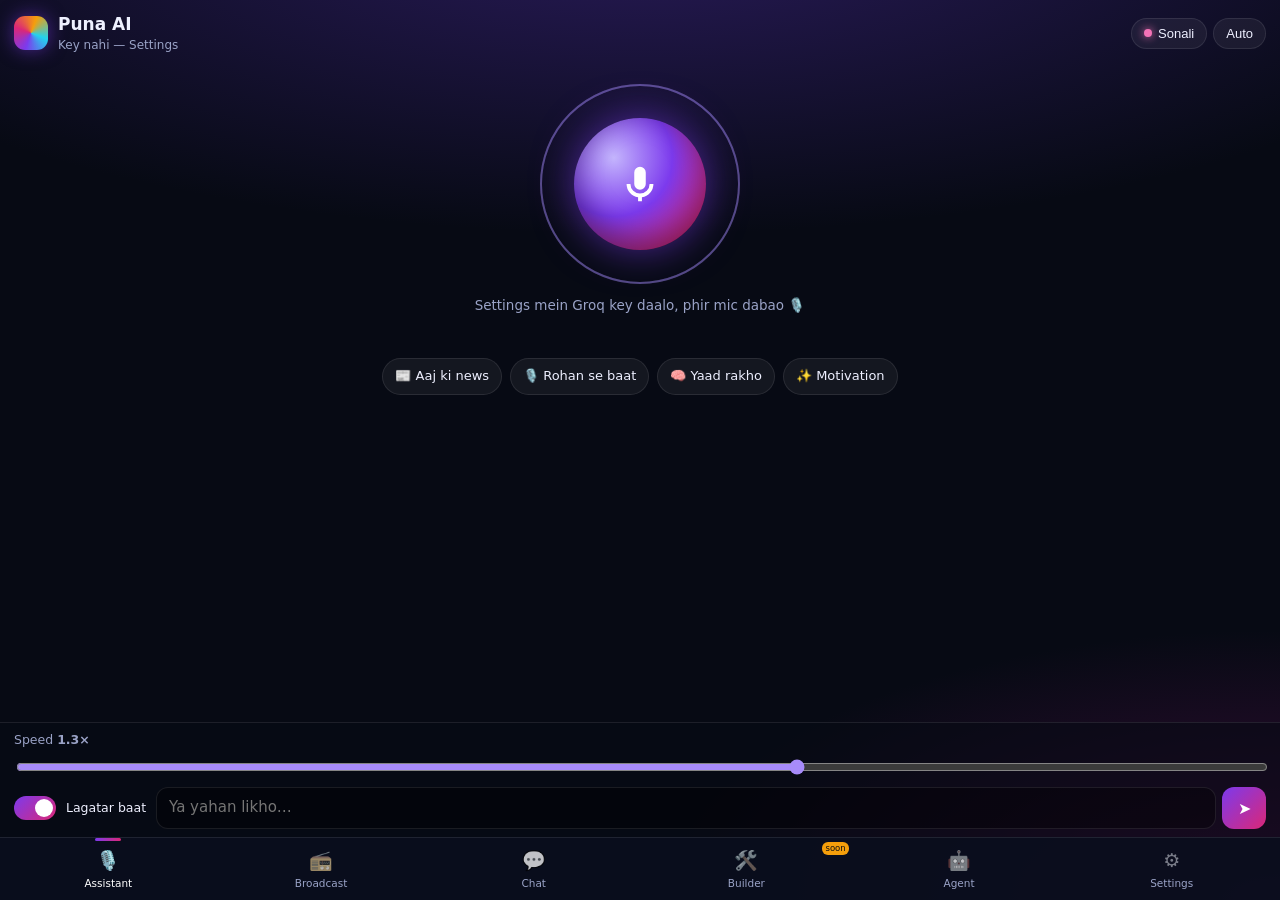
<file: android/app/src/main/assets/www/index.html>
<!doctype html>
<html lang="hi">
<head>
<meta charset="utf-8">
<meta name="viewport" content="width=device-width, initial-scale=1, viewport-fit=cover, interactive-widget=resizes-content">
<meta name="theme-color" content="#070A14">
<title>Puna AI</title>
<link rel="icon" href="data:,">
<link rel="stylesheet" href="app.css">
</head>
<body>
<div id="app">
  <!-- ============ ASSISTANT ============ -->
  <section class="view active" id="v-assistant" data-tab="assistant">
    <header class="topbar">
      <div class="brand"><span class="logo"></span><div><b>Puna AI</b><small id="brainBadge">Groq · High</small></div></div>
      <div class="chips">
        <button class="chip" id="voiceChip" aria-label="Voice chuno"><span class="dot"></span><span id="voiceChipName">Sonali</span></button>
        <button class="chip" id="langChip" aria-label="Bhasha"><span id="langChipName">Auto</span></button>
      </div>
    </header>
    <div class="stage">
      <div class="orb-wrap" id="orbWrap" data-state="idle">
        <div class="ring r1"></div><div class="ring r2"></div><div class="ring r3"></div>
        <button class="orb" id="micBtn" aria-label="Bolo">
          <svg viewBox="0 0 24 24" class="ic-mic"><path d="M12 15a3 3 0 0 0 3-3V6a3 3 0 0 0-6 0v6a3 3 0 0 0 3 3zm5-3a5 5 0 0 1-10 0H5a7 7 0 0 0 6 6.92V21h2v-2.08A7 7 0 0 0 19 12z"/></svg>
          <svg viewBox="0 0 24 24" class="ic-stop"><path d="M7 7h10v10H7z"/></svg>
        </button>
      </div>
      <p class="status" id="aStatus">Mic dabao aur bolo · Tap the mic &amp; talk</p>
      <p class="heard" id="aHeard"></p>
      <p class="lat" id="aLat" hidden></p>
      <div class="reply card" id="aReplyCard" hidden>
        <div class="reply-who"><span class="avatar" id="aReplyAvatar">S</span><b id="aReplyName">Sonali</b><span class="tag" id="aReplyTag"></span></div>
        <div class="md" id="aReply"></div>
        <div class="sources" id="aSources"></div>
        <div class="row-actions">
          <button class="mini" id="aCopy">Copy</button>
          <button class="mini" id="aReplay">Phir se suno</button>
          <button class="mini" id="aStopSpeak">Chup</button>
        </div>
      </div>
      <div class="quick" id="aQuick">
        <button class="pill" data-q="Aaj ki top news short mein batao">📰 Aaj ki news</button>
        <button class="pill" data-q="Rohan se baat karni hai">🎙️ Rohan se baat</button>
        <button class="pill" data-q="Mera naam yaad rakho">🧠 Yaad rakho</button>
        <button class="pill" data-q="Ek motivational line sunao">✨ Motivation</button>
      </div>
    </div>
    <div class="dock">
      <div class="speed"><label>Speed <b id="aSpeedVal">1.3×</b></label><input type="range" id="aSpeed" min="0.8" max="1.6" step="0.1" value="1.3"></div>
      <div class="dock-row">
        <label class="toggle"><input type="checkbox" id="aContinuous" checked><span></span>Lagatar baat</label>
        <form class="typebox" id="aTypeForm"><input id="aType" placeholder="Ya yahan likho…" autocomplete="off" enterkeyhint="send"><button class="send" aria-label="Bhejo">➤</button></form>
      </div>
    </div>
  </section>

  <!-- ============ BROADCAST ============ -->
  <section class="view" id="v-broadcast" data-tab="broadcast">
    <header class="topbar"><div class="brand"><span class="logo b"></span><div><b>Broadcast</b><small>Topic → script → awaaz → video</small></div></div></header>
    <div class="scroll">
      <div class="card">
        <div class="seg" id="bMode"><button class="on" data-v="ai">🤖 AI research</button><button data-v="script">✍️ Apna script</button></div>
        <label class="lbl" for="bTopic" id="bTopicLbl">Topic / kya batana hai?</label>
        <div class="with-mic"><textarea id="bTopic" rows="3" placeholder="Jaise: Aloo paratha ki recipe — girlfriend ko bhejni hai 😄"></textarea><button class="mic-sm" id="bMic" aria-label="Bolkar likho">🎤</button></div>
        <p class="hint" id="bScriptHint" hidden>Har line: <b>Naam: baat</b> — jaise <i>Sonali: Namaste dosto!</i> / <i>Rohan: Aaj hum…</i></p>
        <label class="lbl">Awaazein (All ya 1–2 chuno)</label>
        <div class="voice-chips" id="bVoices"></div>
        <div class="grid2">
          <div><label class="lbl" for="bLang">Bhasha</label><select id="bLang"></select></div>
          <div><label class="lbl">Speed <b id="bSpeedVal">1.3×</b></label><input type="range" id="bSpeed" min="0.8" max="1.6" step="0.1" value="1.3"></div>
        </div>
        <label class="lbl">Output</label>
        <div class="seg" id="bOut"><button class="on" data-v="audio">🎧 Audio</button><button data-v="video">🎬 Video</button></div>
        <div class="seg" id="bFormat" hidden><button class="on" data-v="short">📱 Short 9:16</button><button data-v="landscape">🖥️ Landscape 16:9</button></div>
        <label class="lbl" for="bTone">Andaaz</label>
        <select id="bTone"><option value="fun">Mazedaar / friendly</option><option value="pro">Professional</option><option value="news">News style</option><option value="story">Kahani style</option></select>
        <button class="btn primary big" id="bGo">✨ Broadcast banao</button>
        <p class="err" id="bErr"></p>
      </div>
      <div class="card" id="bProgCard" hidden>
        <div class="steps" id="bSteps"></div>
        <div class="bar"><i id="bBar"></i></div>
        <p class="hint" id="bProgText"></p>
        <button class="mini" id="bCancel">Cancel</button>
      </div>
      <div class="card" id="bResult" hidden>
        <h3 id="bTitle"></h3>
        <audio id="bAudio" controls hidden></audio>
        <video id="bVideo" controls playsinline hidden></video>
        <div class="share-row">
          <button class="btn" id="bSave">⬇️ Save</button>
          <button class="btn wa" id="bWa">WhatsApp</button>
          <button class="btn tg" id="bTg">Telegram</button>
          <button class="btn" id="bShare">Share…</button>
        </div>
        <button class="mini" id="bMakeVideo">🎬 Iski video bhi banao</button>
        <details><summary>Script dekho</summary><div id="bScript" class="script"></div></details>
      </div>
      <div class="card" id="bHistCard">
        <h4>Pichhle broadcasts</h4>
        <div id="bHist" class="hist"><p class="hint">Abhi koi nahi.</p></div>
      </div>
    </div>
  </section>

  <!-- ============ CHAT ============ -->
  <section class="view" id="v-chat" data-tab="chat">
    <header class="topbar">
      <div class="brand"><button class="icon-btn" id="cListBtn" aria-label="Chats">☰</button><div><b id="cTitle">Nayi chat</b><small id="cSub">Chat history</small></div></div>
      <button class="chip" id="cNew">＋ Nayi</button>
    </header>
    <div class="drawer" id="cDrawer" hidden>
      <div class="drawer-head"><b>Saari chats</b><button class="mini" id="cDrawerClose">Band karo</button></div>
      <input id="cSearch" placeholder="Chat dhoondo…">
      <div id="cList"></div>
    </div>
    <div class="scroll" id="cScroll"><div id="cMsgs"></div></div>
    <form class="composer" id="cForm">
      <button type="button" class="mic-sm" id="cMic" aria-label="Bolo">🎤</button>
      <textarea id="cInput" rows="1" placeholder="Message likho…"></textarea>
      <button class="send" id="cSend" aria-label="Bhejo">➤</button>
    </form>
  </section>

  <!-- ============ BUILDER (Phase 2) ============ -->
  <section class="view" id="v-builder" data-tab="builder">
    <header class="topbar"><div class="brand"><span class="logo c"></span><div><b>Builder / IDE</b><small>Phase 2</small></div></div></header>
    <div class="scroll">
      <div class="card soon">
        <span class="soon-badge">Coming soon · जल्द आ रहा है</span>
        <h3>Apps, websites aur code — phone se</h3>
        <ul class="plan">
          <li>📥 Git clone (GitHub link se project import)</li>
          <li>🗂️ File manager (projects, root, delete)</li>
          <li>📝 Code editor (syntax highlight)</li>
          <li>👀 Live preview + browser mein kholo</li>
          <li>🤖 AI code edits — “cyberpunk theme lagao” → diff → Keep all</li>
          <li>🖥️ Running servers list (stop/refresh)</li>
        </ul>
      </div>
    </div>
  </section>

  <!-- ============ AGENT (Phase 3: phone automation) ============ -->
  <section class="view" id="v-auto" data-tab="auto">
    <header class="topbar"><div class="brand"><span class="logo d"></span><div><b>Agent</b><small>Phone automation · Phase 3</small></div></div></header>
    <div class="scroll">
      <div class="card" id="agSetup">
        <h4>🔓 Setup</h4>
        <div class="bgstat" id="agStat"></div>
        <button class="btn wide" id="agA11yBtn">♿ Accessibility mein “Puna AI Agent” ON karo</button>
        <details id="agGuide"><summary>Kaise ON karein? (4 steps)</summary>
          <ol class="plan">
            <li>Upar wala button dabao — Accessibility settings khulegi.</li>
            <li><b>Downloaded / Installed apps</b> mein <b>Puna AI Agent</b> chuno.</li>
            <li>Toggle <b>ON</b> karo → <b>Allow</b>.</li>
            <li>Android 13+ par “Restricted setting” aaye to: Settings › Apps › Puna AI › ⋮ (upar kona) › <b>Allow restricted settings</b>, phir dobara ON karo.</li>
            <li>Wapas Puna mein aao — yahan ✓ dikhega.</li>
          </ol>
          <p class="hint">Bina Accessibility ke bhi chalega: apps kholna, call, SMS/WhatsApp chat, alarm/timer, torch, volume, Wi-Fi/Bluetooth settings, YouTube, Maps. Screen padhna/tap/type ke liye Accessibility chahiye.</p>
        </details>
        <div class="grid2">
          <button class="btn" id="agContactsBtn">👥 Contacts allow</button>
          <button class="btn" id="agCallBtn">📞 Direct call allow</button>
        </div>
        <label class="toggle"><input type="checkbox" id="agVoice" checked><span></span>Assistant ko bole phone-commands (jaise “WhatsApp kholo…”) Agent se karwao</label>
        <label class="toggle"><input type="checkbox" id="agRoot"><span></span>⚡ Root use karo (rooted phone: full automation via su)</label>
        <p class="hint" id="agRootMsg"></p>
      </div>
      <div class="card">
        <h4>🤖 Kya karna hai?</h4>
        <div class="with-mic"><textarea id="agTask" rows="2" placeholder="Jaise: WhatsApp kholo aur Sonali ko 'good morning' bhejo"></textarea><button class="mini" id="agMic" aria-label="Bolo">🎤</button></div>
        <button class="btn primary big" id="agGo">▶ Shuru karo</button>
        <div class="quick" id="agQuick">
          <button class="pill" data-q="Settings kholo">⚙️ Settings kholo</button>
          <button class="pill" data-q="Torch on karo">🔦 Torch on</button>
          <button class="pill" data-q="Kal subah 6 baje ka alarm lagao">⏰ Alarm 6 baje</button>
          <button class="pill" data-q="YouTube par lofi songs chalao">▶️ YouTube lofi</button>
          <button class="pill" data-q="Screenshot lo">📸 Screenshot</button>
          <button class="pill" data-q="Wi-Fi settings kholo">📶 Wi-Fi</button>
        </div>
        <p class="hint">🛡️ Message bhejne, call karne, delete ya payment se pehle Puna hamesha poochegi (button ya “haan/nahi”). ⏹ Stop hamesha dikhega.</p>
      </div>
      <div class="card" id="agLogCard" hidden>
        <h4>📋 Steps <small id="agState"></small></h4>
        <div id="agLog" class="aglog"></div>
      </div>
    </div>
  </section>

  <!-- ============ SETTINGS ============ -->
  <section class="view" id="v-settings" data-tab="settings">
    <header class="topbar"><div class="brand"><span class="logo e"></span><div><b>Settings</b><small>सेटिंग्स</small></div></div></header>
    <div class="scroll">
      <div class="card">
        <h4>🧠 AI Brain</h4>
        <label class="lbl" for="sGroqKey">Groq API key</label>
        <div class="keyrow"><input type="password" id="sGroqKey" placeholder="gsk_…" autocomplete="off"><button class="mini" id="sGroqTest">Test</button></div>
        <p class="hint">Key sirf is phone mein save hoti hai. <a href="https://console.groq.com/keys" class="ext">console.groq.com/keys</a></p>
        <label class="lbl" for="sGemKey">Gemini API key (optional)</label>
        <div class="keyrow"><input type="password" id="sGemKey" placeholder="AIza…" autocomplete="off"><button class="mini" id="sGemTest">Test</button></div>
        <p class="hint" id="sKeyMsg"></p>
        <div class="grid2">
          <div><label class="lbl" for="sBrain">Brain</label><select id="sBrain"><option value="groq">Groq</option><option value="gemini">Gemini</option></select></div>
          <div><label class="lbl" for="sLevel">Model level</label><select id="sLevel"><option value="high">High</option><option value="medium">Medium</option><option value="low">Low (fast)</option></select></div>
        </div>
        <label class="lbl" for="sModel">Model (auto ya khud chuno)</label>
        <select id="sModel"><option value="">Auto (level ke hisaab se)</option></select>
        <label class="lbl" for="sWeb">Web search (news / aaj ki baatein)</label>
        <select id="sWeb"><option value="auto">Auto — zarurat ho to</option><option value="always">Hamesha</option><option value="never">Kabhi nahi</option></select>
      </div>
      <div class="card">
        <h4>🙋 Profile</h4>
        <label class="lbl" for="sCallMe">Mujhe kya bulao (what to call me)</label>
        <input id="sCallMe" placeholder="Jaise: Sonali">
        <label class="lbl" for="sGender">Gender</label>
        <select id="sGender"><option value="">Na batayein</option><option value="female">Female · लड़की</option><option value="male">Male · लड़का</option><option value="neutral">Neutral</option></select>
      </div>
      <div class="card">
        <h4>🗣️ Awaaz &amp; Bhasha</h4>
        <label class="lbl">Assistant ki awaaz</label>
        <button class="btn wide" id="sVoiceBtn">Sonali</button>
        <label class="lbl" for="sReplyLang">Jawab ki bhasha</label>
        <select id="sReplyLang"></select>
        <label class="lbl" for="sSrLang">Main kis bhasha mein bolungi (mic)</label>
        <select id="sSrLang"></select>
        <label class="lbl">Speed <b id="sSpeedVal">1.3×</b></label>
        <input type="range" id="sSpeed" min="0.8" max="1.6" step="0.1" value="1.3">
        <label class="lbl" for="sOdia">Odia awaaz engine</label>
        <select id="sOdia"><option value="auto">Auto (phone ki Odia awaaz, warna Bengali-lipi neural)</option><option value="android">Phone (Android TTS) Odia</option><option value="bengali">Neural (Odia → Bengali lipi, approx)</option><option value="mms">Open-source Meta MMS Odia (on-device, ~100 MB)</option></select>
        <label class="toggle"><input type="checkbox" id="sAutoSpeak" checked><span></span>Jawab bol kar sunao</label>
        <label class="toggle"><input type="checkbox" id="sContinuous" checked><span></span>Lagatar baat (jawab ke baad mic phir chalu)</label>
      </div>
      <div class="card" id="sFastCard">
        <h4>⚡ Fast mode (voice)</h4>
        <label class="toggle"><input type="checkbox" id="sFast" checked><span></span>Fast mode — chhote, turant jawab (fast model, pehla sentence turant bolna)</label>
        <label class="toggle"><input type="checkbox" id="sBarge"><span></span>Bol kar rokna (beta) — jab Puna bol rahi ho, aap bolo to ruk jaaye</label>
        <label class="toggle"><input type="checkbox" id="sShowLat"><span></span>Latency dikhao (debug, ms)</label>
        <p class="hint">Fast mode: voice mein openai/gpt-oss-20b (low reasoning), 1-3 sentence jawab, mic jaldi band (≈0.9 s chup), awaaz pehle se connected. Text chat par asar nahi. Mic/orb dabane se Puna turant chup ho kar sunne lagti hai.</p>
      </div>
      <div class="card" id="sBgCard">
        <h4>⏰ 24/7 Assistant</h4>
        <label class="toggle"><input type="checkbox" id="sAlways"><span></span>Hamesha chalu (notification mein 🎙️ Talk / ⏹ Stop)</label>
        <label class="toggle"><input type="checkbox" id="sWake"><span></span>“Hey Puna” hands-free (beta)</label>
        <div class="bgstat" id="sBgStat"></div>
        <div class="grid2">
          <button class="btn" id="sBattBtn">🔋 Battery limit hatao</button>
          <button class="btn" id="sOverlayBtn">🪟 Apps ke upar dikhao</button>
        </div>
        <p class="hint">⚠️ <b>Battery:</b> sirf notification wala mode bahut kam battery leta hai. “Hey Puna” mode mic ko lagatar sunta hai — din bhar mein kaafi battery (aur thoda mobile data, agar phone offline recognition support nahi karta) kha sakta hai; kuch phones har baar halki “beep” bhi karte hain. Charging par ya zarurat ho tab hi on rakho.</p>
        <p class="hint">Shortcut: app icon ko long-press karo → “Puna se baat”. Quick Settings (upar se swipe) → ✏️ edit → “Puna Talk” tile jodo.</p>
      </div>
      <div class="card">
        <h4>💾 Memory <small id="sMemCount"></small></h4>
        <label class="toggle"><input type="checkbox" id="sMemOn" checked><span></span>Chat se baatein khud yaad rakho</label>
        <div class="keyrow"><input id="sMemAdd" placeholder="Khud jodo: jaise 'Mujhe Odia gaane pasand hain'"><button class="mini" id="sMemAddBtn">Jodo</button></div>
        <div id="sMemList" class="memlist"></div>
        <button class="btn danger" id="sMemClear">Saari memory mitao</button>
      </div>
      <div class="card">
        <h4>🗂️ Data</h4>
        <button class="btn danger" id="sChatsClear">Saari chats mitao</button>
        <button class="btn" id="sMediaClear">Broadcast files (cache) mitao</button>
      </div>
      <div class="card">
        <h4>ℹ️ About</h4>
        <p class="hint" id="sAbout"></p>
        <details><summary>Voices ki list</summary><div id="sVoiceMap" class="voicemap"></div></details>
        <p class="hint">Awaaz: Microsoft Edge neural voices (free). Brain: Groq / Gemini (aapki key). Odia MMS: Meta MMS-TTS (CC-BY-NC-4.0) via onnxruntime-web (MIT).</p>
      </div>
    </div>
  </section>

  <!-- voice picker sheet -->
  <div class="sheet" id="voiceSheet" hidden>
    <div class="sheet-body">
      <div class="drawer-head"><b>Awaaz chuno · Choose a voice</b><button class="mini" id="vsClose">Band karo</button></div>
      <div class="seg small" id="vsFilter"><button class="on" data-v="all">Sab</button><button data-v="F">Female</button><button data-v="M">Male</button></div>
      <div id="vsList" class="vlist"></div>
    </div>
  </div>
  <!-- language sheet -->
  <div class="sheet" id="langSheet" hidden>
    <div class="sheet-body">
      <div class="drawer-head"><b>Jawab ki bhasha</b><button class="mini" id="lsClose">Band karo</button></div>
      <div id="lsList" class="vlist"></div>
    </div>
  </div>
  <!-- agent confirmation -->
  <div class="sheet" id="agConfirm" hidden>
    <div class="sheet-body">
      <div class="drawer-head"><b>🛡️ Pakka karein?</b></div>
      <p id="agCfText" class="cftext"></p>
      <div class="grid2"><button class="btn primary" id="agCfYes">✅ Haan, karo</button><button class="btn" id="agCfNo">✖ Nahi</button></div>
    </div>
  </div>
  <button class="agstop" id="agStop" hidden>⏹ Stop agent</button>
  <div class="toast" id="toast" hidden></div>

  <nav class="tabs" id="tabs">
    <button data-tab="assistant" class="on"><i>🎙️</i><span>Assistant</span></button>
    <button data-tab="broadcast"><i>📻</i><span>Broadcast</span></button>
    <button data-tab="chat"><i>💬</i><span>Chat</span></button>
    <button data-tab="builder"><i>🛠️</i><span>Builder</span><em>soon</em></button>
    <button data-tab="auto"><i>🤖</i><span>Agent</span></button>
    <button data-tab="settings"><i>⚙️</i><span>Settings</span></button>
  </nav>
</div>
<audio id="player" preload="auto"></audio>
<script src="app.js"></script>
</body>
</html>
</file>
<file: hark.css>
/* Hark's design tokens and component styles. Each component's rules follow its @component comment. style-gates: data */

/* @component foundations */
:root {
  color-scheme: light dark;

  --text-primary: light-dark(#1d1d1f, #f5f5f7);         /* body text */
  --text-secondary: light-dark(#636366, #a1a1a6);       /* supporting grey text */
  --text-tertiary: light-dark(#1d1d1f4d, #f5f5f74d);    /* hollow dots, faint marks; never body text */
  --text-primary-on: light-dark(#f5f5f7, #1d1d1f);      /* text on --fill-primary */
  --text-secondary-on: light-dark(#aeaeb2, #5c5c60);    /* grey text on --fill-primary */
  --fill-primary: light-dark(#1d1d1f, #f5f5f7);         /* the strong fill: solid chips, the nav, the badge */
  --fill-primary-on: light-dark(#f5f5f7, #1d1d1f);      /* the page background */
  --fill-secondary: light-dark(#1d1d1f80, #f5f5f780);
  --fill-tertiary: light-dark(#e8e8ea, #2a2a2d);        /* the grey card, panel and row tint */
  --fill-segment: light-dark(#3a3a3c, #e2e2e4);         /* the nav's tab track */
  --fill-system-green: #00a665;                         /* status: done, ready */
  --fill-system-orange: #ff4d00;                        /* status: now, current */
  --fill-system-red: light-dark(#da2f35, #f1555b);      /* status: blocked, error */
  --transparent-primary: light-dark(#1d1d1f4d, #f5f5f74d);
  --stroke-primary: light-dark(#1d1d1f24, #f5f5f724);   /* strong hairline */
  --stroke-secondary: light-dark(#1d1d1f12, #f5f5f712); /* faint hairline between rows */
  --stroke-primary-on: light-dark(#f5f5f71a, #1d1d1f1a);
  --stroke-composer: light-dark(#f5f5f780, #1d1d1f80);  /* the callout's glass edge */
  --stroke-system-orange: #ff4d0026;
  --hover-wash: light-dark(#1d1d1f0d, #f5f5f70d);
  --hover-wash-primary-on: light-dark(#f9f9fa26, #1d1d1f14);

  /* The hero is light text over a dark photo in both themes. */
  --hero-surface: #161f39;
  --hero-text: #f5f5f7;
  --hero-text-muted: #f5f5f7cc;
  --hero-scrim-strong: rgb(22 31 57 / 0.78);
  --hero-scrim-soft: rgb(22 31 57 / 0.3);
  --hero-scrim-side: rgb(22 31 57 / 0.45);
  --hero-glass: rgb(22 31 57 / 0.42);
  --hero-glass-faint: rgb(22 31 57 / 0.35);
  --hero-glass-stroke: rgb(245 245 247 / 0.28);

  --mat-regular: light-dark(rgb(255 255 255 / 0.56), rgb(29 29 31 / 0.55));
  --mat-thin: light-dark(rgb(255 255 255 / 0.22), rgb(29 29 31 / 0.4));
  --mat-agent: light-dark(rgb(255 255 255 / 0.84), rgb(29 29 31 / 0.66));
  --mat-inverse: color-mix(in srgb, var(--fill-primary) 86%, transparent);  /* the nav: dark on light, light on dark */
  --hark-blur: blur(50px) saturate(1.6);
  --hark-shadow: 0 8px 40px #1d1d1f1f;

  --sans: "GT Standard", "GT Standard L", "Geist", -apple-system, BlinkMacSystemFont, "Helvetica Neue", sans-serif;
  --lh: 1.3;                                            /* every text style is 130% */
  --weight-light: 300;
  --weight-regular: 400;
  --weight-medium: 500;
  --weight-bold: 600;
  --size-caption: 12px;                                 /* the smallest text allowed */
  --size-meta: 13px;
  --size-small: 14px;
  --size-body: 15px;
  --size-prose: 16px;
  --size-heading: 20px;
  --size-figure: clamp(24px, 3vw, 32px);
  --size-title: clamp(26px, 3vw, 32px);
  --size-display: clamp(34px, 5vw, 48px);
  --size-lede: clamp(16px, 1.7vw, 20px);

  --type-caption: var(--weight-regular) var(--size-caption)/var(--lh) var(--sans);
  --type-tag: var(--weight-medium) var(--size-caption)/var(--lh) var(--sans);
  --type-small: var(--weight-regular) var(--size-small)/var(--lh) var(--sans);
  --type-label: var(--weight-medium) var(--size-small)/var(--lh) var(--sans);
  --type-body: var(--weight-regular) var(--size-body)/var(--lh) var(--sans);
  --type-body-strong: var(--weight-medium) var(--size-body)/var(--lh) var(--sans);
  --type-heading: var(--weight-medium) var(--size-heading)/var(--lh) var(--sans);
  --type-lede: var(--weight-medium) var(--size-lede)/var(--lh) var(--sans);
  --type-figure: var(--weight-regular) var(--size-figure)/var(--lh) var(--sans);
  --type-title: var(--weight-regular) var(--size-title)/var(--lh) var(--sans);
  --type-display: var(--weight-medium) var(--size-display)/var(--lh) var(--sans);
  --type-numeral: var(--weight-regular) 48px/1 var(--sans);

  --r-s: 12px;
  --r-m: 16px;
  --r-l: 24px;
  --r-xl: 32px;
  --r-pill: 100px;

  --ease-out: cubic-bezier(0.23, 1, 0.32, 1);
  --dur-quick: 160ms;
  --dur-draw: 1400ms;

  --page-max: 1120px;
  --gutter: clamp(16px, 3vw, 32px);                     /* the page's side padding */
  --tap: 44px;                                          /* the smallest touch target */
}
:root[data-theme="light"] { color-scheme: light; }
:root[data-theme="dark"] { color-scheme: dark; }

* { box-sizing: border-box; }
html { -webkit-text-size-adjust: 100%; scroll-behavior: smooth; }
@media (prefers-reduced-motion: reduce) { html { scroll-behavior: auto; } }

body {
  margin: 0;
  background: var(--fill-primary-on);
  color: var(--text-primary);
  font: var(--type-body);
  -webkit-font-smoothing: antialiased;
  overflow-x: hidden;
}

img { max-width: 100%; display: block; }
figure { margin-inline: 0; }
a { color: inherit; }
b, strong { font-weight: var(--weight-bold); }
p { margin: 0; text-wrap: pretty; }
h1, h2, h3 { margin: 0; text-wrap: balance; }
small { font-size: max(var(--size-caption), 0.85em); }
.sub { color: var(--text-secondary); }

:focus-visible { outline: 2px solid var(--fill-primary); outline-offset: 3px; border-radius: 6px; }

/* @component page */
.page {
  max-width: var(--page-max);
  margin: 0 auto;
  padding-inline: var(--gutter);
  padding-block: 12px 40px;
  display: grid;
  grid-template-columns: minmax(0, 1fr);
  gap: 16px;
}
.main { display: grid; grid-template-columns: minmax(0, 1fr); gap: 16px; min-width: 0; }

.glass {
  background: var(--mat-inverse);
  -webkit-backdrop-filter: var(--hark-blur);
  backdrop-filter: var(--hark-blur);
  border: 1px solid var(--stroke-primary-on);
}
.nav {
  position: sticky;
  top: calc(env(safe-area-inset-top, 0px) + 12px);
  z-index: 20;
  justify-self: center;
  max-width: 100%;
  display: flex;
  align-items: center;
  gap: 6px;
  padding: 5px;
  border-radius: var(--r-pill);
  box-shadow: var(--hark-shadow);
}
.nav :focus-visible { outline-color: var(--fill-primary-on); }
.seg {
  display: flex;
  min-width: 0;
  overflow-x: auto;
  scrollbar-width: none;
  border-radius: var(--r-pill);
  background: var(--fill-segment);
}
.seg::-webkit-scrollbar { display: none; }
.seg a {
  flex: none;
  padding: 8px 14px;
  border-radius: var(--r-pill);
  font: var(--type-label);
  color: var(--text-secondary-on);
  text-decoration: none;
  white-space: nowrap;
}
.seg a:hover { color: var(--text-primary-on); }
/* The active tab carries its own fill so its text is measured against it. */
.seg a[aria-current="true"] { background: var(--fill-primary-on); color: var(--text-primary); }
.theme-btn {
  flex: none;
  width: 36px; height: 36px;
  display: grid;
  place-items: center;
  border: 0;
  border-radius: 50%;
  background: var(--hover-wash-primary-on);
  color: var(--text-primary-on);
  cursor: pointer;
}
.theme-btn:hover { box-shadow: inset 0 0 0 100px var(--hover-wash-primary-on); }
.theme-btn::before { content: ""; width: 14px; height: 14px; border-radius: 50%; box-shadow: inset 0 0 0 1.5px currentColor; background: linear-gradient(to right, light-dark(currentColor, transparent) 50%, light-dark(transparent, currentColor) 50%); }
@media (max-width: 599px) {
  .seg a { display: flex; align-items: center; min-height: var(--tap); }
  .theme-btn { width: var(--tap); height: var(--tap); }
}

/* @component footer */
.foot {
  display: flex;
  flex-wrap: wrap;
  align-items: center;
  justify-content: space-between;
  gap: 16px 24px;
  padding-top: 24px;
  border-top: 1px solid var(--stroke-secondary);
  font-size: var(--size-small);
  color: var(--text-secondary);
}
.foot strong { color: var(--text-primary); }
.foot nav { display: flex; flex-wrap: wrap; gap: 6px; }
.foot nav a {
  padding: 6px 12px;
  border-radius: var(--r-pill);
  background: var(--fill-tertiary);
  color: var(--text-primary);
  font: var(--type-tag);
  text-decoration: none;
}
.foot nav a:hover { box-shadow: inset 0 0 0 100px var(--hover-wash); }
.badge {
  display: inline-flex;
  align-items: center;
  gap: 10px;
  padding: 12px 16px;
  border-radius: var(--r-xl);
  background: var(--fill-primary);
  color: var(--text-primary-on);
  box-shadow: var(--hark-shadow);
  font: var(--weight-medium) var(--size-body)/1.1 var(--sans);
  text-decoration: none;
}
.badge:hover { box-shadow: var(--hark-shadow), inset 0 0 0 100px var(--hover-wash-primary-on); }
.hark-mark { display: inline-grid; place-items: center; }
.hark-mark svg { display: block; }
@media (max-width: 599px) {
  .foot nav a { display: inline-flex; align-items: center; min-height: var(--tap); min-width: var(--tap); }
  .badge { min-height: var(--tap); }
}

/* @component chip */
.chip {
  display: inline-flex;
  align-items: center;
  gap: 6px;
  padding: 4px 10px 4px 8px;
  border-radius: var(--r-pill);
  font: var(--type-tag);
  max-width: 100%;
  background: var(--fill-tertiary);
  color: var(--text-secondary);
  vertical-align: middle;
}
.chip::before {
  content: "";
  width: 7px; height: 7px;
  border-radius: 50%;
  flex: none;
  box-shadow: inset 0 0 0 1.5px var(--text-tertiary);
}
.chip--solid { background: var(--fill-primary); color: var(--text-primary-on); }
.chip--solid::before { background: var(--fill-system-green); box-shadow: none; }
td .chip { white-space: nowrap; }
/* @component dot */
.dot {
  display: inline-flex;
  align-items: center;
  gap: 6px;
  margin-top: 4px;
  font: var(--type-tag);
  color: var(--text-primary);
}
.dot::before { content: ""; width: 7px; height: 7px; border-radius: 50%; background: var(--fill-system-green); }
tbody th .dot { display: flex; width: fit-content; }
/* @component pill */
.pill {
  display: inline-block;
  padding: 1px 8px;
  border-radius: var(--r-pill);
  background: var(--fill-tertiary);
  color: var(--text-secondary);
  font: var(--type-tag);
  white-space: normal;
  vertical-align: 1px;
}
/* @component button, link and links */
.btn {
  display: inline-flex;
  align-items: center;
  gap: 6px;
  min-height: 30px;
  padding: 5px 12px;
  border-radius: var(--r-s);
  background: var(--fill-primary-on);
  color: var(--text-primary);
  border: 1px solid var(--stroke-primary);
  font: var(--type-tag);
  text-decoration: none;
  max-width: 100%;
  transition: box-shadow var(--dur-quick) ease;
}
.btn:hover { box-shadow: inset 0 0 0 100px var(--hover-wash); }
.btn[target="_blank"]::after { content: "\2197"; font-size: 11px; color: var(--text-secondary); }
.link {
  color: var(--text-primary);
  text-decoration: underline;
  text-decoration-color: var(--stroke-primary);
  text-underline-offset: 3px;
  max-width: 100%;
  overflow-wrap: anywhere;
}
.link:hover { text-decoration-color: currentColor; }
.links { display: flex; flex-wrap: wrap; gap: 8px; }
@media (pointer: coarse), (max-width: 599px) { .btn { min-height: var(--tap); padding-inline: 14px; } }
@media (max-width: 599px) {
  .link { display: inline-flex; align-items: center; min-width: var(--tap); min-height: var(--tap); margin: -13px 0; vertical-align: middle; }
}
/* @component text and fineprint */
.prose { display: grid; gap: 12px; max-width: 68ch; font-size: var(--size-prose); }
.fineprint { font-size: var(--size-small); color: var(--text-secondary); max-width: 70ch; }
/* @component hero */
.hero {
  position: relative;
  min-height: clamp(460px, 64vh, 660px);
  border-radius: var(--r-xl);
  overflow: hidden;
  display: flex;
  align-items: flex-end;
  color: var(--hero-text);
  isolation: isolate;
  box-shadow: var(--hark-shadow);
  background: var(--hero-surface);
}
/* Without a photo the hero is as tall as its copy, so the callout sits beside the copy instead of over it. */
.hero:not(:has(.hero__img)) { min-height: 0; background: var(--hero-surface) center / cover no-repeat; }
.hero:not(:has(.hero__img))::after { background: linear-gradient(to right, var(--hero-scrim-side) 0%, transparent 60%); }
@media (min-width: 761px) {
  .hero:not(:has(.hero__img)) > .callout { position: static; flex: none; align-self: flex-start; margin: clamp(16px, 2.4vw, 24px) clamp(16px, 2.4vw, 24px) clamp(16px, 2.4vw, 24px) auto; }
}
.hero__img {
  position: absolute;
  inset: 0;
  width: 100%;
  height: 100%;
  object-fit: cover;
  object-position: 40% 60%;
  z-index: -2;
}
.hero::after {
  content: "";
  position: absolute;
  inset: 0;
  z-index: -1;
  background:
    linear-gradient(to top, var(--hero-scrim-strong) 0%, var(--hero-scrim-soft) 42%, transparent 66%),
    linear-gradient(to right, var(--hero-scrim-side) 0%, transparent 60%);
}
.hero__copy {
  display: grid;
  gap: 14px;
  max-width: 40rem;
  padding: clamp(24px, 4vw, 48px);
  padding-bottom: clamp(28px, 3.4vw, 44px);
}
.hero__eyebrow {
  justify-self: start;
  padding: 6px 12px;
  border-radius: var(--r-pill);
  background: var(--hero-glass);
  border: 1px solid var(--hero-glass-stroke);
  -webkit-backdrop-filter: var(--hark-blur);
  backdrop-filter: var(--hark-blur);
  font: var(--type-label);
}
.hero h1 { font: var(--type-display); letter-spacing: 0; }
.hero h1 em { font-style: normal; }
.hero__sub { font: var(--type-lede); max-width: 34ch; }
.hero__meta { font-size: var(--size-small); color: var(--hero-text-muted); }
.hero__credit {
  position: absolute;
  right: clamp(20px, 3vw, 32px);
  bottom: 16px;
  padding: 4px 10px;
  border-radius: var(--r-pill);
  background: var(--hero-glass-faint);
  -webkit-backdrop-filter: var(--hark-blur);
  backdrop-filter: var(--hark-blur);
  font: var(--type-caption);
  color: var(--hero-text-muted);
}
.hero > .callout {
  position: absolute;
  top: clamp(16px, 2.4vw, 24px);
  right: clamp(16px, 2.4vw, 24px);
  width: min(320px, calc(100% - 32px));
}
@media (max-width: 760px) {
  .hero { flex-direction: column; justify-content: flex-end; align-items: stretch; min-height: 0; }
  .hero__img { object-position: 22% 50%; }
  .hero__copy { padding-top: 260px; padding-bottom: 28px; }
  .hero:not(:has(.hero__img)) .hero__copy { padding-top: clamp(24px, 4vw, 48px); }
  .hero__credit { top: 16px; right: 16px; bottom: auto; }
  .hero > .callout { position: static; width: auto; margin: 0 12px 12px; }
}
/* @component callout */
.callout {
  max-width: 420px;
  display: grid;
  gap: 10px;
  padding: 16px 18px 18px;
  border-radius: var(--r-l);
  background: var(--mat-agent);
  -webkit-backdrop-filter: var(--hark-blur);
  backdrop-filter: var(--hark-blur);
  border: 1px solid var(--stroke-composer);
  box-shadow: var(--hark-shadow);
  color: var(--text-primary);
  font-size: var(--size-small);
}
.callout__head { display: flex; align-items: center; gap: 8px; color: var(--text-secondary); font-weight: var(--weight-medium); }
.callout__head svg { color: var(--text-primary); }
.callout__lead { font-size: var(--size-body); }
.callout .fineprint { font-size: var(--size-caption); }
.callout .btn { justify-self: start; }
/* @component stats */
.stats { display: grid; grid-auto-flow: column; grid-auto-columns: minmax(0, 1fr); padding-top: 8px; }
.stat {
  display: grid;
  grid-template-rows: 1fr auto;
  gap: 4px;
  padding: 12px 24px;
  border-left: 1px solid var(--stroke-secondary);
}
.stat:first-child { border-left: 0; padding-left: 0; }
.stat__fig { font: var(--type-figure); font-variant-numeric: tabular-nums; }
.stat__label { font-size: var(--size-small); color: var(--text-secondary); }
@media (max-width: 760px) {
  .stats { grid-auto-flow: row; grid-template-columns: auto minmax(0, 1fr); column-gap: 12px; padding-top: 0; }
  .stat { grid-column: 1 / -1; grid-template-columns: subgrid; align-items: baseline; gap: 12px; padding: 14px 0; border-left: 0; border-top: 1px solid var(--stroke-secondary); }
  .stat:first-child { border-top: 0; }
}
/* @component section */
.section {
  padding-block: clamp(40px, 6vw, 72px) clamp(16px, 2vw, 24px);
  border-top: 1px solid var(--stroke-secondary);
  scroll-margin-top: calc(env(safe-area-inset-top, 0px) + 72px); /* Clears the sticky .nav: its top offset plus its tallest height, 56px. */
  min-width: 0;
}
.section > * + * { margin-top: clamp(20px, 2.4vw, 28px); }
.section > .head + * { margin-top: 0; }
.head {
  display: grid;
  grid-template-columns: minmax(0, 1.65fr) minmax(0, 1fr);
  gap: 10px 40px;
  align-items: end;
  margin-bottom: clamp(24px, 3vw, 36px);
}
.head__eyebrow { grid-column: 1 / -1; font: var(--type-label); color: var(--text-secondary); }
.head h2 { font: var(--type-title); }
.head__sub { justify-self: end; font-size: var(--size-body); color: var(--text-secondary); max-width: 44ch; text-align: right; }
@media (max-width: 900px) { .head { grid-template-columns: 1fr; } .head__sub { justify-self: start; text-align: left; } }
/* @component table */
.table-wrap { margin-inline: -12px; padding-inline: 12px; overflow-x: auto; }
table { width: 100%; border-collapse: collapse; font: var(--type-small); font-variant-numeric: tabular-nums; }
caption { text-align: left; font: var(--type-caption); color: var(--text-secondary); padding: 0 0 10px; }
th, td { text-align: left; vertical-align: top; padding: 12px; border-bottom: 1px solid var(--stroke-secondary); }
th:first-child, td:first-child { padding-left: 0; }
th:last-child, td:last-child { padding-right: 0; }
thead th {
  font: var(--type-tag);
  color: var(--text-secondary);
  border-bottom-color: var(--stroke-primary);
  padding-top: 0;
  padding-bottom: 8px;
  white-space: nowrap;
}
tbody th { font-weight: var(--weight-bold); }
tbody tr:last-child > * { border-bottom: 0; }
.rowhead { white-space: nowrap; }
td small, th small { display: block; font: var(--type-caption); color: var(--text-secondary); margin-top: 2px; }
td.num { font-weight: var(--weight-bold); white-space: nowrap; }
td.num small { white-space: normal; }
.muted { color: var(--text-secondary); }
tr.is-highlight > * { background: var(--fill-tertiary); }
tr.is-highlight > :first-child { box-shadow: -12px 0 var(--fill-tertiary); }
tr.is-highlight > :last-child { box-shadow: 12px 0 var(--fill-tertiary); }
.after-table { margin-top: 20px; padding-inline: 12px; }
@media (max-width: 599px) {
  .table-wrap table, .table-wrap tbody, .table-wrap tr, .table-wrap th, .table-wrap td { display: block; }
  .table-wrap thead { display: none; }
  .table-wrap caption { display: block; text-align: left; }
  .table-wrap tbody tr { padding: 12px 0; border-bottom: 1px solid var(--stroke-secondary); }
  .table-wrap tbody tr.is-highlight { margin-inline: -12px; padding-inline: 12px; background: var(--fill-tertiary); }
  .table-wrap tbody tr.is-highlight > * { background: none; box-shadow: none; }
  .table-wrap tbody tr > * { border-bottom: 0; padding: 2px 0; }
  .table-wrap tbody td.is-empty { display: none; }
  .table-wrap tbody td[data-label] { display: grid; grid-template-columns: minmax(0, 8em) minmax(0, 1fr); column-gap: 12px; }
  .table-wrap tbody td[data-label]::before { content: attr(data-label) " "; color: var(--text-secondary); font-size: var(--size-caption); }
  .rowhead { white-space: normal; }
}
/* @component compare */
.compare { margin-inline: -12px; overflow-x: auto; scroll-snap-type: x mandatory; }
.compare table { table-layout: fixed; min-width: calc(var(--compare-cols, 3) * 200px); }
.compare th, .compare td { scroll-snap-align: start; padding-inline: 12px; }
.compare thead th { font: var(--type-body-strong); color: var(--text-primary); white-space: normal; padding-top: 0; padding-bottom: 14px; border-bottom-color: var(--stroke-secondary); }
/* On light tiles a white product backdrop blends into the grey. */
.compare__media { position: relative; display: grid; grid-template: minmax(0, 1fr) / minmax(0, 1fr); place-items: center; width: 100%; aspect-ratio: 4 / 3; max-height: 240px; margin: 0 0 12px; padding: 16px; border-radius: var(--r-m); background: var(--fill-tertiary); }
.compare__media img { max-width: 100%; max-height: 100%; mix-blend-mode: multiply; }
.compare thead th > .chip { display: flex; width: fit-content; margin-top: 8px; }
.compare:has(.compare__media) thead th:not(:has(.compare__media))::before { content: ""; display: block; width: 100%; aspect-ratio: 4 / 3; max-height: 240px; margin-bottom: 12px; border-radius: var(--r-m); background: var(--fill-tertiary); }
:root[data-theme="dark"] .compare__media img { mix-blend-mode: normal; border-radius: var(--r-s); }
@media (prefers-color-scheme: dark) { :root:not([data-theme="light"]) .compare__media img { mix-blend-mode: normal; border-radius: var(--r-s); } }
/* The header column shrinks to nothing on screen but stays in the table, so screen readers keep each value's row header. */
.js .compare tbody th[scope="row"], .js .compare thead td:first-child { width: 0; padding: 0; border: 0; overflow: hidden; clip-path: inset(50%); white-space: nowrap; }
.js .compare td[data-label]::before { content: attr(data-label); content: attr(data-label) / ""; display: block; margin-bottom: 4px; font: var(--type-caption); color: var(--text-secondary); }
@media (max-width: 599px) { .compare table { min-width: calc(var(--compare-cols, 3) * 68vw); } }
/* @component steps */
.step {
  display: grid;
  grid-template-columns: 112px minmax(0, 1fr) minmax(220px, 0.78fr);
  gap: 16px 28px;
  padding: 28px 0;
  border-bottom: 1px solid var(--stroke-secondary);
}
.step > * { min-width: 0; }
.steps > .step:last-child { border-bottom: 0; }
.step p + p { margin-top: 8px; }
.step__num { font: var(--type-numeral); color: var(--text-primary); font-variant-numeric: tabular-nums; }
.step__eyebrow { margin-top: 8px; font: var(--type-label); color: var(--text-secondary); }
.step h3 { font: var(--type-heading); margin-bottom: 12px; }
.step__pills { list-style: none; margin: 0 0 14px; padding: 0; display: flex; flex-wrap: wrap; gap: 6px; }
.step__pills li {
  padding: 4px 10px;
  border-radius: var(--r-pill);
  border: 1px solid var(--stroke-primary);
  font-size: var(--size-meta);
  color: var(--text-secondary);
  max-width: 100%;
}
.step__pills b { color: var(--text-primary); font-weight: var(--weight-bold); }
.step__panel {
  align-self: start;
  margin: 0;
  padding: 16px 18px;
  border-radius: var(--r-m);
  background: var(--fill-tertiary);
  font-size: var(--size-small);
}
.step__panel dt { font-size: var(--size-caption); color: var(--text-secondary); margin-bottom: 2px; }
.step__panel dd { margin: 0 0 12px; }
.step__panel dd:last-child { margin-bottom: 0; }
.step__panel .fineprint { display: block; margin-top: 6px; font-size: var(--size-caption); }
.step__panel .btn { margin-top: 8px; }
.step__figure { grid-column: 2 / span 2; margin: 0; }
.step__figure img { width: 100%; height: clamp(200px, 26vw, 320px); object-fit: cover; border-radius: var(--r-m); }
.step__figure figcaption { font-size: var(--size-caption); color: var(--text-secondary); padding-top: 10px; }
@media (min-width: 901px) {
  .step:not(:has(> .step__panel)) { grid-template-columns: 112px minmax(0, 1fr); }
  .step:not(:has(> .step__panel)) > .step__figure { grid-column: 2; }
}
@media (max-width: 900px) {
  .step { grid-template-columns: minmax(0, 1fr); gap: 14px; }
  .step__figure { grid-column: 1; }
  .step__intro { display: flex; align-items: baseline; gap: 14px; }
  .step__num { font-size: 40px; }
  .step__eyebrow { margin-top: 0; }
}
/* @component checklist */
.checklist { display: grid; grid-template-columns: minmax(0, 1.4fr) auto minmax(0, 1fr); column-gap: 20px; list-style: none; margin: 0; padding: 0; }
.checklist:not(:has(.checklist__note)) { grid-template-columns: minmax(0, 1fr) auto; }
.checklist > li {
  display: grid;
  grid-column: 1 / -1;
  grid-template-columns: subgrid;
  row-gap: 8px;
  align-items: center;
  padding: 14px 0;
  border-bottom: 1px solid var(--stroke-secondary);
}
.checklist > li:last-child { border-bottom: 0; }
.checklist__item { grid-column: 1; font-weight: var(--weight-bold); }
.checklist > li > .chip { grid-column: 2; justify-self: start; }
.checklist:not(:has(.checklist__note)) > li > .chip { justify-self: end; }
.checklist__item small { display: block; font-weight: var(--weight-regular); font-size: var(--size-caption); color: var(--text-secondary); margin-top: 2px; }
.checklist__note { grid-column: 3; font-size: var(--size-small); color: var(--text-secondary); }
.checklist > li.is-done .checklist__item { text-decoration: line-through; text-decoration-color: var(--text-tertiary); }
@media (max-width: 760px) {
  .checklist { grid-template-columns: minmax(0, 1fr) auto; }
  .checklist > li > .chip { justify-self: end; }
  .checklist__note { grid-column: 1 / -1; }
}
/* @component breakdown */
.breakdown { max-width: 720px; }
@media (min-width: 901px) { .section > .breakdown, .section > .aside { max-width: calc((100% - 40px) * 1.65 / 2.65); } }
.breakdown dl { margin: 0; }
.breakdown .row {
  display: flex;
  align-items: baseline;
  justify-content: space-between;
  gap: 16px;
  padding: 14px 0;
  border-bottom: 1px solid var(--stroke-secondary);
}
.breakdown dt { font-size: var(--size-body); }
.breakdown dt small { display: block; color: var(--text-secondary); font-size: var(--size-meta); margin-top: 2px; }
.breakdown dd { margin: 0; font-weight: var(--weight-bold); font-size: var(--size-body); white-space: nowrap; font-variant-numeric: tabular-nums; }
.breakdown .row--total {
  margin-top: -1px;
  padding: 18px 0 0;
  border-top: 1px solid var(--stroke-primary);
  border-bottom: 0;
  flex-wrap: wrap;
  align-items: baseline;
}
.breakdown .row--total dt { font: var(--type-body-strong); }
.breakdown .row--total dd { font: var(--type-figure); white-space: normal; }
.breakdown .fineprint { margin-top: 16px; }
/* @component pair */
.pair { display: grid; grid-template-columns: repeat(2, minmax(0, 1fr)); gap: clamp(20px, 3vw, 40px); align-items: start; }
.pair:has(> :is(.callout, .aside):last-child) { grid-template-columns: minmax(0, 1.65fr) minmax(0, 1fr); column-gap: 40px; }
.pair > .callout { max-width: none; }
@media (max-width: 760px) { .pair, .pair:has(> :is(.callout, .aside):last-child) { grid-template-columns: minmax(0, 1fr); } }
/* @component timeline */
.timeline { display: grid; grid-template-columns: 210px minmax(0, 1fr) auto; column-gap: 28px; list-style: none; margin-inline: 0; margin-bottom: 0; padding: 0; }
.timeline > li {
  display: grid;
  grid-column: 1 / -1;
  grid-template-columns: subgrid;
  row-gap: 8px;
  align-items: start;
  padding: 18px 0;
  border-bottom: 1px solid var(--stroke-secondary);
}
.timeline > li:first-child { padding-top: 0; }
.timeline > li:last-child { border-bottom: 0; padding-bottom: 0; }
.timeline__when { display: flex; align-items: baseline; gap: 12px; font-weight: var(--weight-bold); }
.timeline__when::before {
  content: "";
  width: 8px; height: 8px;
  flex: none;
  border-radius: 50%;
  box-shadow: inset 0 0 0 1.5px var(--text-tertiary);
  transform: translateY(-1px);
}
.timeline > li.is-current .timeline__when::before { background: var(--fill-system-orange); box-shadow: 0 0 0 4px var(--stroke-system-orange); }
.timeline > li > p:has(> .chip:only-child) { justify-self: end; }
.timeline__what ul { margin: 0; padding-left: 18px; }
.timeline__what li { margin-bottom: 4px; }
.timeline__what li:last-child { margin-bottom: 0; }
.timeline__what p + p { margin-top: 6px; }
@media (max-width: 900px) {
  .timeline { grid-template-columns: minmax(0, 1fr); }
  .timeline > li > p:has(> .chip:only-child) { justify-self: start; }
  .timeline__what, .timeline > li > p:last-child { padding-left: 20px; }
}
/* @component cards */
.cards { display: grid; grid-template-columns: repeat(auto-fit, minmax(min(100%, 260px), 1fr)); gap: 16px; }
.cards:has(> :nth-child(4):last-child) { grid-template-columns: repeat(2, minmax(0, 1fr)); }
.cards > div { padding: 22px 24px; border-radius: var(--r-m); background: var(--fill-tertiary); }
.cards h3 { font: var(--type-heading); margin-bottom: 10px; }
.cards ul { margin: 0; padding: 0; list-style: none; }
.cards li { padding: 10px 0; border-bottom: 1px solid var(--stroke-secondary); }
.cards li:last-child { border-bottom: 0; padding-bottom: 0; }
.cards__media { display: grid; grid-template: minmax(0, 1fr) / minmax(0, 1fr); place-items: center; aspect-ratio: 4 / 3; max-height: 220px; margin: 0 0 14px; padding: 12px; border-radius: var(--r-s); background: var(--fill-primary-on); }
.cards__media img { max-width: 100%; max-height: 100%; mix-blend-mode: multiply; }
:root[data-theme="dark"] .cards__media img { mix-blend-mode: normal; }
@media (prefers-color-scheme: dark) { :root:not([data-theme="light"]) .cards__media img { mix-blend-mode: normal; } }
.cards .quote { font: var(--type-heading); margin-bottom: 8px; text-wrap: balance; }
@media (max-width: 900px) { .cards { grid-template-columns: 1fr; } }
@media (max-width: 760px) { .cards:has(> :nth-child(4):last-child) { grid-template-columns: minmax(0, 1fr); } }
/* @component aside */
.aside {
  max-width: 62ch;
  padding: 20px 22px;
  border: 1.5px dashed var(--stroke-primary);
  border-radius: var(--r-m);
}
.aside h3 { font: var(--type-heading); margin-bottom: 6px; }
/* @component chart */
.chart { margin-bottom: 8px; padding: 20px 20px 12px; border-radius: var(--r-m); background: var(--fill-tertiary); overflow-x: auto; }
.chart__cap { font-size: var(--size-caption); color: var(--text-secondary); margin-bottom: 12px; }
.chart svg { width: 100%; height: auto; display: block; }
.pf-grid { stroke: var(--stroke-primary); stroke-width: 1; }
.pf-line { stroke: var(--fill-primary); stroke-width: 2.4; fill: none; stroke-linejoin: round; stroke-linecap: round; }
.pf-fill { fill: var(--fill-primary); opacity: 0.07; }
.pf-dot { fill: var(--fill-primary-on); stroke: var(--fill-primary); stroke-width: 2; }
.pf-alt { fill: var(--text-primary); font: var(--weight-bold) var(--size-body) var(--sans); text-anchor: middle; }
.pf-name { fill: var(--text-secondary); font: var(--weight-medium) var(--size-meta) var(--sans); text-anchor: middle; }
.pf-num { fill: var(--text-tertiary); font: var(--weight-medium) var(--size-meta) var(--sans); text-anchor: middle; }
.pf-axis { fill: var(--text-secondary); font: var(--weight-regular) var(--size-caption) var(--sans); }
.js .chart:not(.is-in) .pf-line { stroke-dasharray: 1400; stroke-dashoffset: 1400; }
.js .chart.is-in .pf-line { stroke-dasharray: 1400; stroke-dashoffset: 0; transition: stroke-dashoffset var(--dur-draw) var(--ease-out) 120ms; }
@media (prefers-reduced-motion: reduce) { .js .chart .pf-line { stroke-dasharray: none; stroke-dashoffset: 0; transition: none; } }
/* @component figure */
.band { margin-inline: 0; margin-bottom: 0; }
.band img { width: 100%; height: clamp(240px, 40vw, 520px); object-fit: cover; border-radius: var(--r-xl); }
.band figcaption { font-size: var(--size-caption); color: var(--text-secondary); padding: 10px 4px 0; }
.is-portrait img { width: auto; max-width: 100%; height: clamp(320px, 48vw, 560px); }
</file>
<file: hark-charts.css>
/* The Hark chart palette for Chart.js. Load it after hark.css. style-gates: data */
:root {
  --chart-ink: light-dark(#1d1d1f, #f5f5f7);            /* the story: one series, or the one that matters */
  --chart-ink-2: light-dark(#1d1d1f80, #f5f5f780);      /* the comparison beside the story; axis and legend text */
  --chart-ink-3: light-dark(#1d1d1f4d, #f5f5f74d);
  --chart-reference: light-dark(#1d1d1f24, #f5f5f724);  /* baselines, targets, averages: dashed 3 / 4 */
  --chart-grid: light-dark(#1d1d1f12, #f5f5f712);
  --chart-accent: #ff4d00;                              /* the one thing to look at now; never a series or a fill */
  --chart-good: light-dark(#607868, #8fa898);           /* positive, up, on track */
  --chart-bad: light-dark(#9c635e, #b97f7a);            /* negative, down, off track */
  --chart-muted: var(--chart-ink-3);                    /* context: the rest around a highlight, washes */
  /* Three or more series take these in order; one or two series take the inks. */
  --chart-1: light-dark(#b1bcd2, #c3ccdd);
  --chart-2: light-dark(#607868, #8fa898);
  --chart-3: light-dark(#dbb691, #e2c39f);
  --chart-4: light-dark(#a79fb8, #b9b2c9);
  --chart-5: light-dark(#d9c489, #e2d09e);
  --chart-6: light-dark(#7e9c9b, #96b3b2);
  --chart-7: light-dark(#c9a3a8, #d6b5b9);
  --chart-on-colour: #1d1d1f;                           /* text drawn on the seven colours, pale in both themes */
  --chart-mono: "GT Standard Mono", "Geist Mono", ui-monospace, monospace; /* every number on a chart */
}

/* @component chart (Chart.js) */
.chart { border: 1px solid var(--stroke-secondary); }
.chart__cap { font: var(--type-body-strong); color: var(--text-primary); margin-bottom: 14px; }
.chart__cap small { display: block; margin-top: 2px; font: var(--type-caption); color: var(--text-secondary); }
.chart__canvas { position: relative; height: 280px; }
.chart__canvas--tall { height: 400px; }
@media (max-width: 599px) {
  .chart__canvas { height: 220px; }
  .chart__canvas--tall { height: 320px; }
}
</file>
<file: hark-hero.css>
.hero:not(:has(.hero__img)) { background-image: url("[data-uri]"); }
</file>
<file: android/app/src/main/assets/www/app.css>
:root{--bg:#070A14;--bg2:#0E1328;--card:rgba(255,255,255,.055);--line:rgba(255,255,255,.09);--tx:#EEF0FF;--mut:#9AA3C7;--a:#A78BFA;--a2:#F472B6;--a3:#22D3EE;--ok:#34D399;--bad:#F87171;--r:18px}
*{box-sizing:border-box;-webkit-tap-highlight-color:transparent}
html,body{margin:0;height:100%;background:var(--bg);color:var(--tx);font:15px/1.45 system-ui,-apple-system,"Segoe UI",Roboto,"Noto Sans","Noto Sans Devanagari","Noto Sans Oriya",sans-serif;overscroll-behavior:none}
body{background:radial-gradient(120% 60% at 50% -10%,#2a1b5c 0%,transparent 60%),radial-gradient(80% 50% at 100% 100%,#3b0d3a 0%,transparent 60%),var(--bg)}
#app{position:fixed;inset:0;display:flex;flex-direction:column}
.view{display:none;flex:1;min-height:0;flex-direction:column}
.view.active{display:flex}
.topbar{display:flex;align-items:center;justify-content:space-between;gap:8px;padding:12px 14px 8px}
.brand{display:flex;align-items:center;gap:10px;min-width:0}
.brand b{font-size:17px;display:block}.brand small{color:var(--mut);font-size:12px;display:block;white-space:nowrap;overflow:hidden;text-overflow:ellipsis}
.logo{width:34px;height:34px;border-radius:11px;background:conic-gradient(from 200deg,#7C3AED,#DB2777,#F59E0B,#22D3EE,#7C3AED);box-shadow:0 0 18px #7c3aed88;flex:none}
.logo.b{background:conic-gradient(#F472B6,#F59E0B,#F472B6)}.logo.c{background:conic-gradient(#22D3EE,#34D399,#22D3EE)}.logo.d{background:conic-gradient(#F59E0B,#F87171,#F59E0B)}.logo.e{background:conic-gradient(#94A3B8,#A78BFA,#94A3B8)}
.chips{display:flex;gap:6px}
.chip{border:1px solid var(--line);background:var(--card);color:var(--tx);border-radius:999px;padding:7px 12px;font-size:13px;display:flex;align-items:center;gap:6px;max-width:150px;white-space:nowrap;overflow:hidden}
.chip .dot{width:8px;height:8px;border-radius:50%;background:var(--a2);box-shadow:0 0 8px var(--a2)}
.scroll{flex:1;min-height:0;overflow-y:auto;padding:4px 12px 16px;-webkit-overflow-scrolling:touch}
.card{background:var(--card);border:1px solid var(--line);border-radius:var(--r);padding:14px;margin:10px 0;backdrop-filter:blur(8px)}
.card h3{margin:2px 0 8px;font-size:17px}.card h4{margin:0 0 8px;font-size:15px}
.lbl{display:block;color:var(--mut);font-size:12.5px;margin:12px 0 5px}
input,textarea,select{width:100%;background:rgba(0,0,0,.35);border:1px solid var(--line);color:var(--tx);border-radius:12px;padding:11px 12px;font:inherit;outline:none}
input:focus,textarea:focus,select:focus{border-color:var(--a)}
select option{background:#151a33}
textarea{resize:vertical}
input[type=range]{padding:0;height:28px;background:transparent;border:0;accent-color:var(--a)}
.btn{border:1px solid var(--line);background:rgba(255,255,255,.08);color:var(--tx);border-radius:12px;padding:11px 14px;font:inherit;font-weight:600}
.btn.primary{background:linear-gradient(135deg,#7C3AED,#DB2777);border:0;box-shadow:0 6px 24px #db277744}
.btn.big{width:100%;margin-top:16px;padding:14px;font-size:16px}.btn.wide{width:100%;text-align:left}
.btn.danger{border-color:#f8717155;color:#fecaca;margin-top:10px;width:100%}
.btn:disabled{opacity:.5}
.btn.wa{background:#128C7E}.btn.tg{background:#229ED9}
.mini{border:1px solid var(--line);background:rgba(255,255,255,.06);color:var(--tx);border-radius:10px;padding:6px 10px;font:inherit;font-size:12.5px}
.hint{color:var(--mut);font-size:12.5px;margin:6px 0}
.err{color:var(--bad);font-size:13px;min-height:1em;margin:8px 0 0}
a{color:var(--a3)}
.grid2{display:grid;grid-template-columns:1fr 1fr;gap:10px}
.keyrow{display:flex;gap:8px;align-items:center}.keyrow input{flex:1}
.seg{display:flex;background:rgba(0,0,0,.3);border:1px solid var(--line);border-radius:12px;padding:3px;gap:3px;margin-top:6px}
.seg button{flex:1;border:0;background:transparent;color:var(--mut);padding:9px 6px;border-radius:9px;font:inherit;font-size:13.5px}
.seg button.on{background:linear-gradient(135deg,#7C3AED,#DB2777);color:#fff}
.seg.small button{padding:6px}
.toggle{display:flex;align-items:center;gap:10px;margin:10px 0;color:var(--tx);font-size:14px}
.toggle input{display:none}.toggle span{width:42px;height:24px;border-radius:99px;background:#2a3050;position:relative;flex:none;transition:.2s}
.toggle span:after{content:"";position:absolute;width:18px;height:18px;border-radius:50%;background:#fff;top:3px;left:3px;transition:.2s}
.toggle input:checked+span{background:linear-gradient(135deg,#7C3AED,#DB2777)}.toggle input:checked+span:after{left:21px}
/* assistant */
.stage{flex:1;min-height:0;overflow-y:auto;display:flex;flex-direction:column;align-items:center;padding:6px 14px 8px}
.orb-wrap{position:relative;width:200px;height:200px;margin:16px auto 6px;display:grid;place-items:center;flex:none}
.ring{position:absolute;inset:0;border-radius:50%;border:2px solid #a78bfa33}
.orb{position:relative;width:132px;height:132px;border-radius:50%;border:0;background:radial-gradient(circle at 30% 30%,#c4b5fd,#7C3AED 45%,#DB2777 85%);box-shadow:0 0 40px #7c3aed99,inset 0 -10px 30px #0006;display:grid;place-items:center;transition:transform .2s}
.orb svg{width:46px;height:46px;fill:#fff}.orb .ic-stop{display:none}
.orb-wrap[data-state=listening] .orb{background:radial-gradient(circle at 30% 30%,#a5f3fc,#06B6D4 45%,#7C3AED 85%);transform:scale(calc(1 + var(--lvl,0)*.12))}
.orb-wrap[data-state=listening] .ring{animation:pulse 1.6s infinite}
.orb-wrap[data-state=listening] .r2{animation-delay:.5s}.orb-wrap[data-state=listening] .r3{animation-delay:1s}
.orb-wrap[data-state=thinking] .orb{animation:think 1.2s linear infinite}
.orb-wrap[data-state=speaking] .orb{animation:speak .5s ease-in-out infinite alternate;background:radial-gradient(circle at 30% 30%,#fbcfe8,#DB2777 45%,#F59E0B 90%)}
.orb-wrap[data-state=speaking] .ic-mic,.orb-wrap[data-state=listening] .ic-mic,.orb-wrap[data-state=thinking] .ic-mic{display:none}
.orb-wrap[data-state=speaking] .ic-stop,.orb-wrap[data-state=listening] .ic-stop,.orb-wrap[data-state=thinking] .ic-stop{display:block}
@keyframes pulse{0%{transform:scale(.7);opacity:1}100%{transform:scale(1.15);opacity:0}}
@keyframes think{0%{filter:hue-rotate(0)}100%{filter:hue-rotate(360deg)}}
@keyframes speak{0%{transform:scale(.97)}100%{transform:scale(1.05)}}
.status{color:var(--mut);margin:6px 0 2px;text-align:center;font-size:13.5px}
.heard{margin:4px 0;text-align:center;font-size:17px;font-weight:600;min-height:1.2em;max-width:520px}
.reply{width:100%;max-width:640px}
.reply-who{display:flex;align-items:center;gap:8px;margin-bottom:6px}
.avatar{width:28px;height:28px;border-radius:50%;display:grid;place-items:center;font-weight:700;font-size:13px;background:var(--a);flex:none}
.tag{font-size:11px;color:var(--mut);border:1px solid var(--line);border-radius:99px;padding:1px 7px}
.row-actions{display:flex;gap:6px;flex-wrap:wrap;margin-top:10px}
.quick{display:flex;flex-wrap:wrap;gap:8px;justify-content:center;margin:12px 0}
.pill{border:1px solid var(--line);background:var(--card);color:var(--tx);border-radius:99px;padding:8px 12px;font:inherit;font-size:13px}
.dock{padding:6px 14px 8px;border-top:1px solid var(--line);background:rgba(7,10,20,.6)}
.speed label{font-size:12.5px;color:var(--mut)}
.dock-row{display:flex;align-items:center;gap:10px}.dock-row .toggle{margin:0;font-size:12.5px;flex:none}
.typebox{flex:1;display:flex;gap:6px}.typebox input{padding:9px 12px}
.send{border:0;border-radius:12px;background:linear-gradient(135deg,#7C3AED,#DB2777);color:#fff;width:44px;flex:none;font-size:16px}
.sources{display:flex;flex-wrap:wrap;gap:6px;margin-top:8px}
.src{font-size:12px;border:1px solid var(--line);border-radius:99px;padding:4px 9px;color:var(--a3);text-decoration:none;max-width:220px;white-space:nowrap;overflow:hidden;text-overflow:ellipsis;background:rgba(34,211,238,.06)}
/* markdown */
.md p{margin:.35em 0}.md ul,.md ol{margin:.3em 0;padding-left:1.3em}.md h1,.md h2,.md h3{font-size:1.05em;margin:.6em 0 .3em}
.md code{background:rgba(0,0,0,.4);padding:1px 5px;border-radius:6px;font-size:.92em}
.md pre{background:rgba(0,0,0,.5);padding:10px;border-radius:10px;overflow-x:auto;position:relative}.md pre code{background:none;padding:0}
.md blockquote{border-left:3px solid var(--a);margin:.4em 0;padding:.1em .7em;color:var(--mut)}
.md table{border-collapse:collapse;font-size:.92em}.md td,.md th{border:1px solid var(--line);padding:4px 7px}
/* chat */
#cMsgs{display:flex;flex-direction:column;gap:10px;padding-bottom:8px}
.msg{max-width:88%;padding:10px 12px;border-radius:16px;border:1px solid var(--line);word-wrap:break-word;overflow-wrap:anywhere}
.msg.user{align-self:flex-end;background:linear-gradient(135deg,#5b21b6,#9d174d);border:0}
.msg.assistant{align-self:flex-start;background:var(--card)}
.msg .meta{font-size:11px;color:var(--mut);margin-top:6px;display:flex;gap:6px;flex-wrap:wrap;align-items:center}
.msg .meta button{border:0;background:rgba(255,255,255,.08);color:var(--tx);border-radius:8px;padding:3px 8px;font-size:11.5px}
.msg.typing .md:after{content:"▍";animation:blink 1s infinite;color:var(--a2)}
@keyframes blink{50%{opacity:0}}
.empty{color:var(--mut);text-align:center;margin-top:30px}
.composer{display:flex;gap:8px;padding:8px 12px;border-top:1px solid var(--line);align-items:flex-end}
.composer textarea{flex:1;max-height:140px;padding:10px 12px}
.mic-sm{border:1px solid var(--line);background:var(--card);color:#fff;border-radius:12px;width:44px;height:44px;flex:none;font-size:18px}
.mic-sm.on{background:#06B6D4}
.with-mic{display:flex;gap:8px;align-items:flex-start}.with-mic textarea{flex:1}
.drawer{position:absolute;left:0;right:0;top:60px;bottom:64px;background:#0b1022f2;z-index:5;padding:10px 14px;overflow-y:auto;border-bottom:1px solid var(--line)}
.drawer-head{display:flex;justify-content:space-between;align-items:center;margin-bottom:10px}
.conv{display:flex;align-items:center;gap:8px;padding:10px;border-radius:12px;border:1px solid var(--line);margin:6px 0;background:var(--card)}
.conv.on{border-color:var(--a)}.conv .t{flex:1;min-width:0}.conv .t b{display:block;white-space:nowrap;overflow:hidden;text-overflow:ellipsis;font-size:14px}.conv .t small{color:var(--mut);font-size:11.5px}
.icon-btn{border:1px solid var(--line);background:var(--card);color:var(--tx);border-radius:10px;width:36px;height:36px;font-size:16px}
/* broadcast */
.voice-chips{display:flex;flex-wrap:wrap;gap:6px}
.vchip{border:1px solid var(--line);background:rgba(0,0,0,.3);color:var(--tx);border-radius:99px;padding:6px 11px;font:inherit;font-size:13px}
.vchip.on{background:linear-gradient(135deg,#7C3AED,#DB2777);border-color:transparent}
.vchip small{opacity:.7;font-size:10.5px;margin-left:3px}
.steps{display:flex;flex-direction:column;gap:5px;font-size:13.5px}
.step{color:var(--mut)}.step.doing{color:var(--tx)}.step.done{color:var(--ok)}.step.fail{color:var(--bad)}
.bar{height:8px;background:rgba(255,255,255,.08);border-radius:99px;overflow:hidden;margin:10px 0 4px}.bar i{display:block;height:100%;width:0;background:linear-gradient(90deg,#7C3AED,#DB2777,#F59E0B);transition:width .3s}
#bAudio,#bVideo{width:100%;margin:8px 0;border-radius:12px}#bVideo{max-height:60vh;background:#000}
.share-row{display:grid;grid-template-columns:1fr 1fr;gap:8px;margin:8px 0}
.script{font-size:13.5px}.script p{margin:6px 0}.script b{color:var(--a2)}
details summary{color:var(--a3);margin-top:10px;font-size:13.5px}
.hist .h{display:flex;align-items:center;gap:8px;padding:8px 0;border-top:1px solid var(--line)}.hist .h .t{flex:1;min-width:0;font-size:13.5px}.hist .h .t small{display:block;color:var(--mut);font-size:11.5px}
/* settings */
.memlist{margin:10px 0}.mem{display:flex;gap:8px;align-items:flex-start;padding:8px 0;border-top:1px solid var(--line)}.mem .t{flex:1;font-size:13.5px}.mem small{display:block;color:var(--mut);font-size:11px}
.voicemap{font-size:12.5px;color:var(--mut)}.voicemap div{padding:3px 0}
/* sheets */
.sheet{position:fixed;inset:0;background:#0009;z-index:20;display:flex;align-items:flex-end}
.sheet-body{width:100%;max-height:82%;overflow-y:auto;background:#0f1430;border-radius:20px 20px 0 0;padding:14px;border-top:1px solid var(--line)}
.vlist{display:flex;flex-direction:column;gap:8px;margin-top:10px}
.vitem{display:flex;align-items:center;gap:10px;padding:10px;border:1px solid var(--line);border-radius:14px;background:var(--card)}
.vitem.on{border-color:var(--a2);box-shadow:0 0 0 1px var(--a2) inset}
.vitem .t{flex:1;min-width:0}.vitem .t b{font-size:15px}.vitem .t small{display:block;color:var(--mut);font-size:12px}
.vitem .heart{color:#f472b6}
/* soon */
.soon{position:relative;overflow:hidden}.soon-badge{display:inline-block;background:linear-gradient(135deg,#F59E0B,#DB2777);border-radius:99px;padding:4px 10px;font-size:12px;font-weight:700;margin-bottom:8px}
.plan{padding-left:1.1em;color:var(--mut)}.plan li{margin:6px 0}
/* tabs */
.tabs{display:flex;border-top:1px solid var(--line);background:#0a0e1df2;padding:4px 2px calc(4px + env(safe-area-inset-bottom))}
.tabs button{flex:1;border:0;background:none;color:var(--mut);display:flex;flex-direction:column;align-items:center;gap:1px;padding:5px 0;font:inherit;font-size:10.5px;position:relative;min-width:0}
.tabs button i{font-style:normal;font-size:19px;filter:grayscale(.7);opacity:.75}
.tabs button.on{color:#fff}.tabs button.on i{filter:none;opacity:1}
.tabs button.on:before{content:"";position:absolute;top:-4px;width:26px;height:3px;border-radius:3px;background:linear-gradient(90deg,#7C3AED,#DB2777)}
.tabs em{position:absolute;top:0;right:4px;font-style:normal;font-size:8.5px;background:#F59E0B;color:#111;border-radius:6px;padding:0 3px}
.toast{position:fixed;left:50%;bottom:86px;transform:translateX(-50%);background:#1e2447;border:1px solid var(--line);color:#fff;padding:10px 14px;border-radius:12px;z-index:30;max-width:90%;font-size:13.5px;box-shadow:0 8px 30px #0008}
[hidden]{display:none!important}
.bgstat{display:flex;flex-wrap:wrap;gap:6px;margin:6px 0 10px}.bgstat span{font-size:11.5px;border:1px solid var(--line);border-radius:99px;padding:3px 8px}.bgstat .ok{color:var(--ok)}.bgstat .no{color:#fbbf24}

.lat{font:600 11px/1.3 ui-monospace,monospace;color:#7dd3fc;opacity:.85;text-align:center;margin:2px 0 0;min-height:0}

.aglog{display:flex;flex-direction:column;gap:6px;font-size:13px}
.aglog .st{border:1px solid var(--line);border-radius:10px;padding:7px 9px;background:rgba(0,0,0,.25);word-break:break-word}
.aglog .st.ok{border-color:#34d39955}.aglog .st.bad{border-color:#f8717166;color:#fecaca}.aglog .st.ask{border-color:#fbbf2466}.aglog .st.fin{border-color:#a78bfa88;font-weight:600}
.aglog .st small{display:block;color:var(--mut);font-size:11px;margin-top:2px}
.agstop{position:fixed;right:14px;bottom:86px;z-index:30;background:#dc2626;color:#fff;border:0;border-radius:99px;padding:12px 18px;font:700 15px/1 inherit;box-shadow:0 8px 24px #dc262666}
.cftext{font-size:16px;margin:10px 0 14px}
</file>
